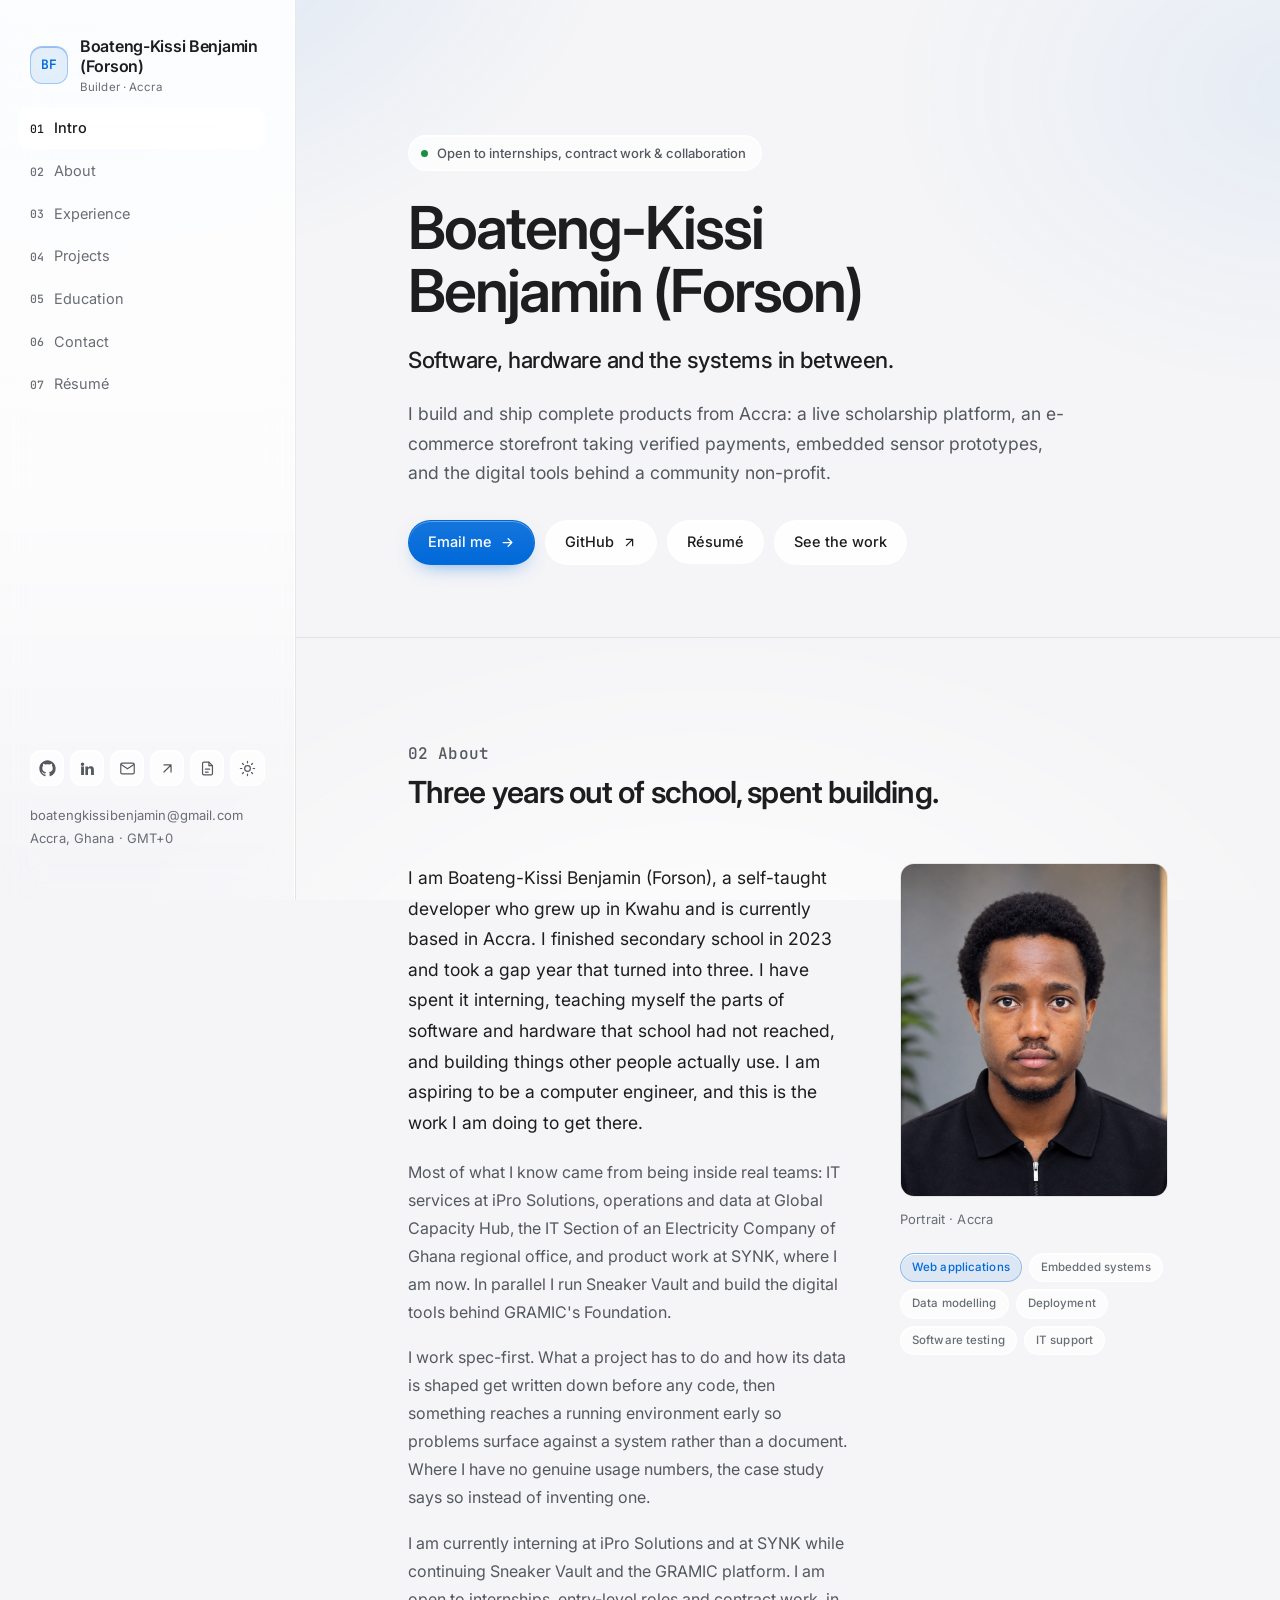
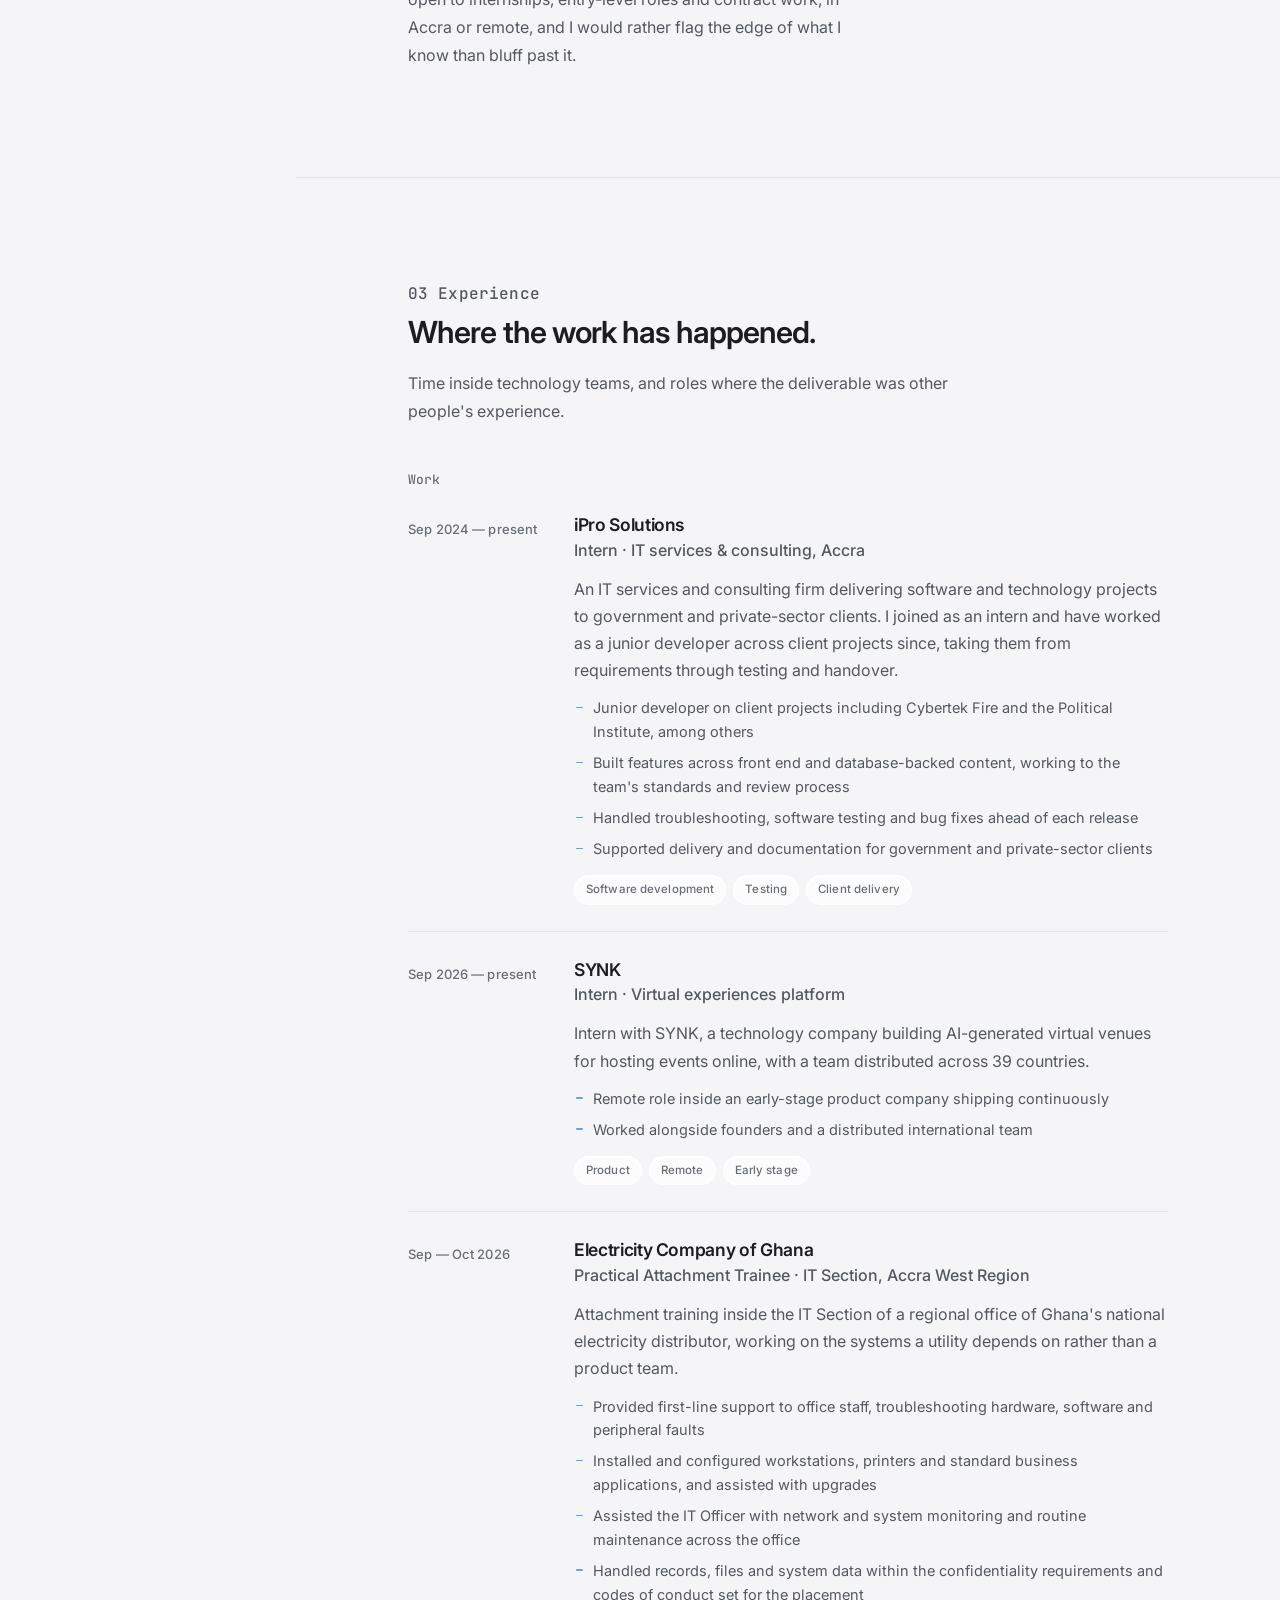
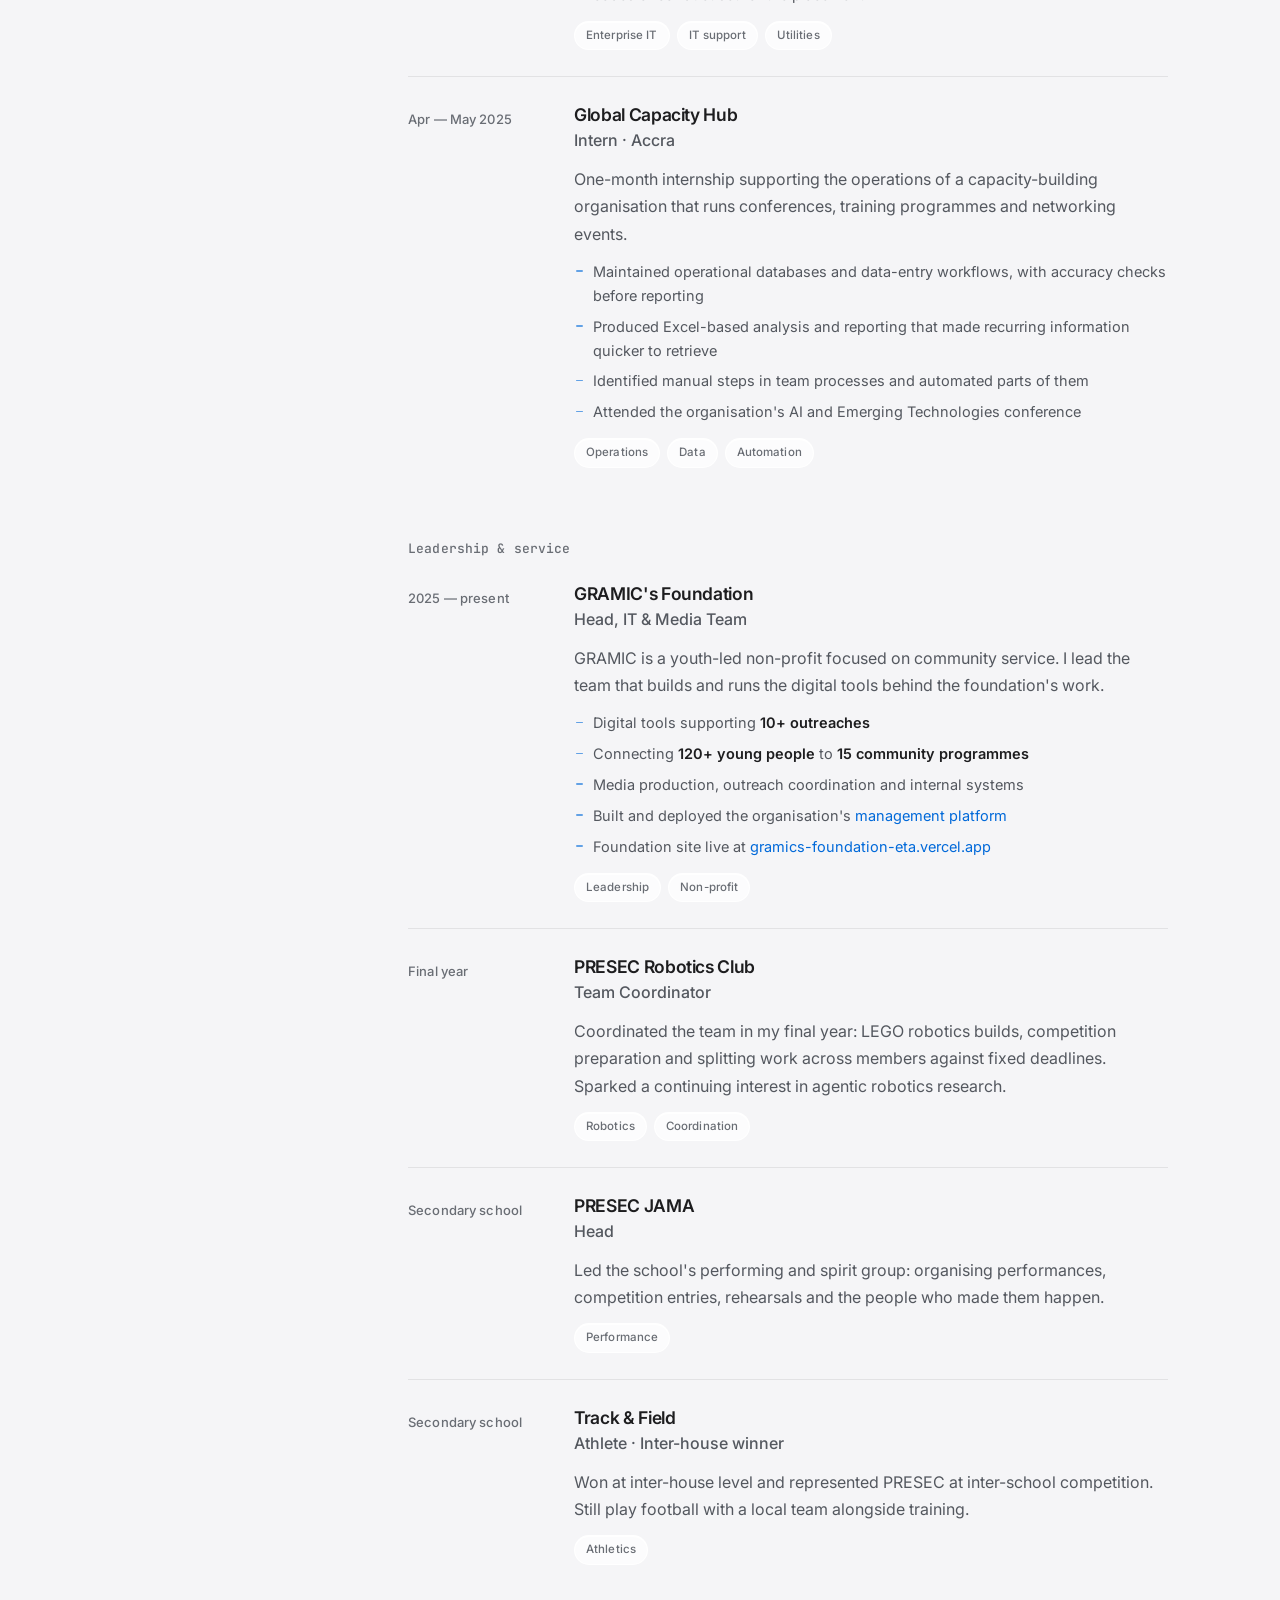
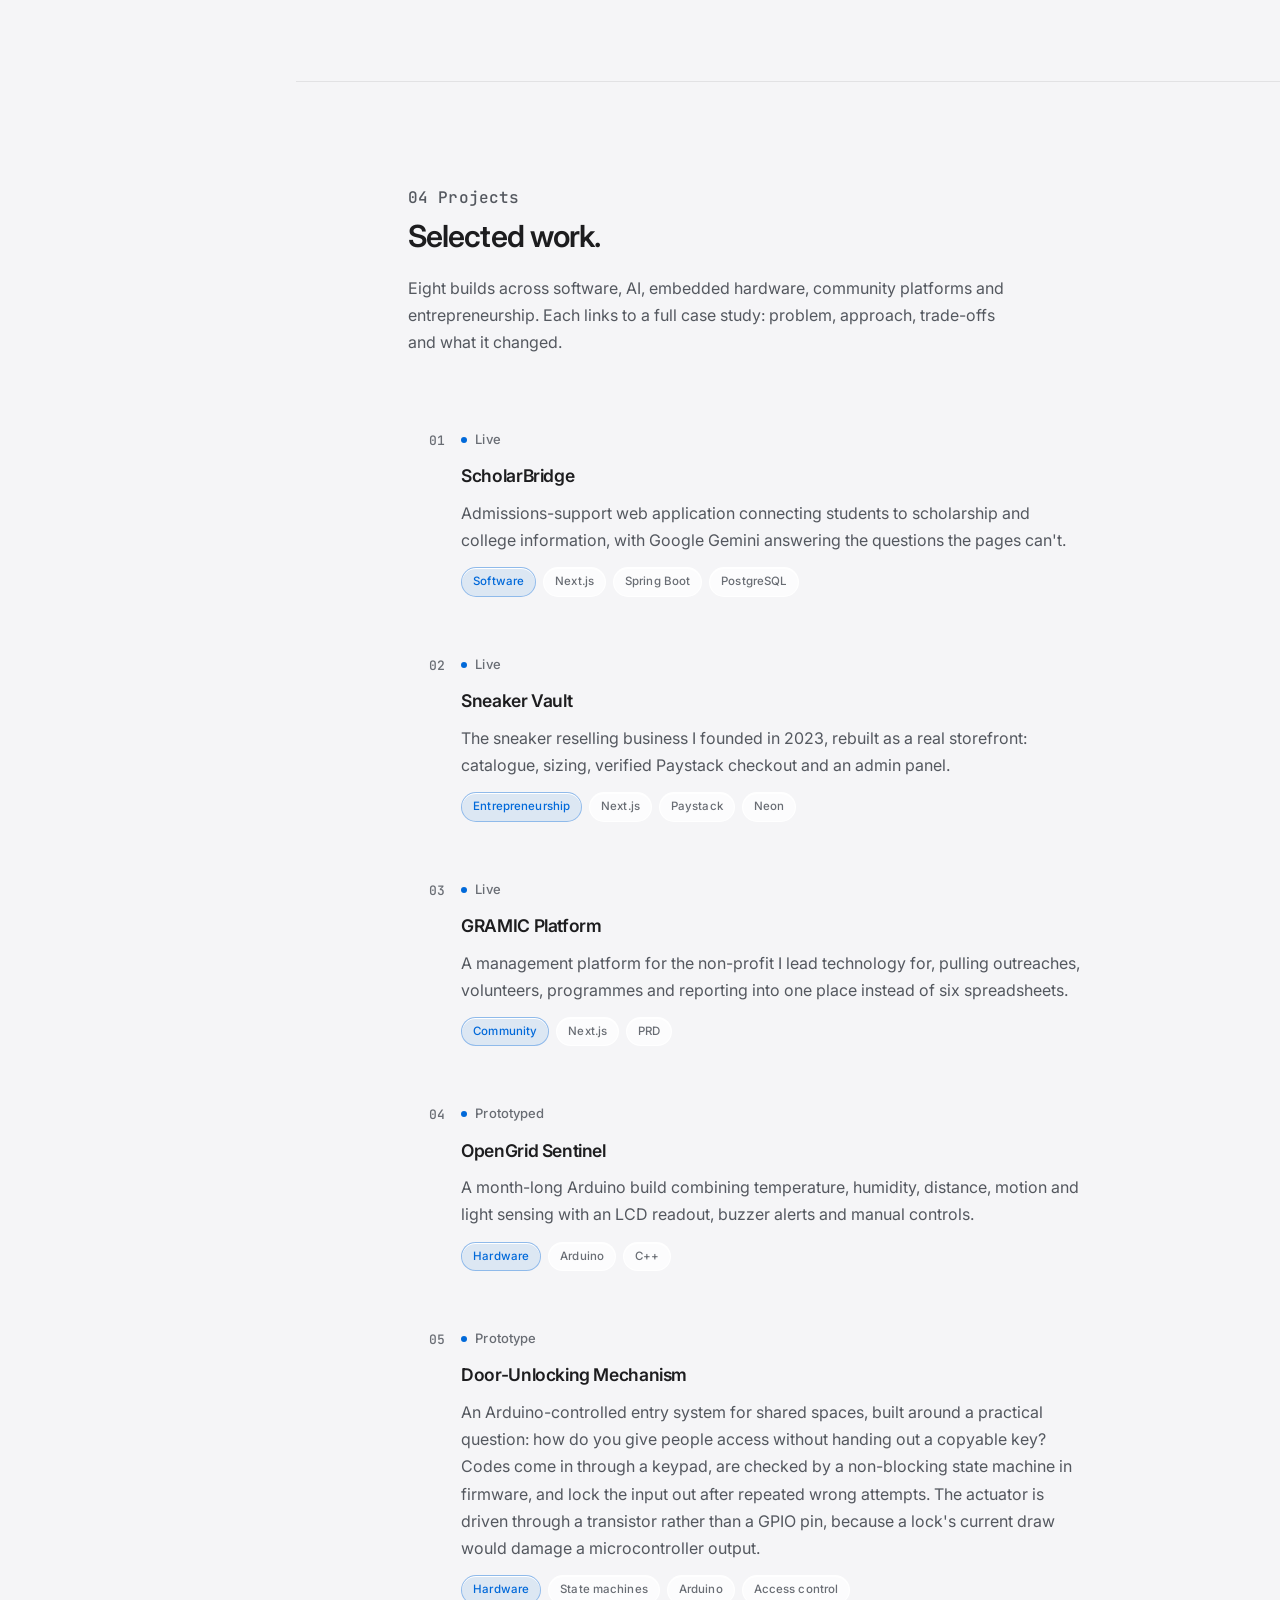
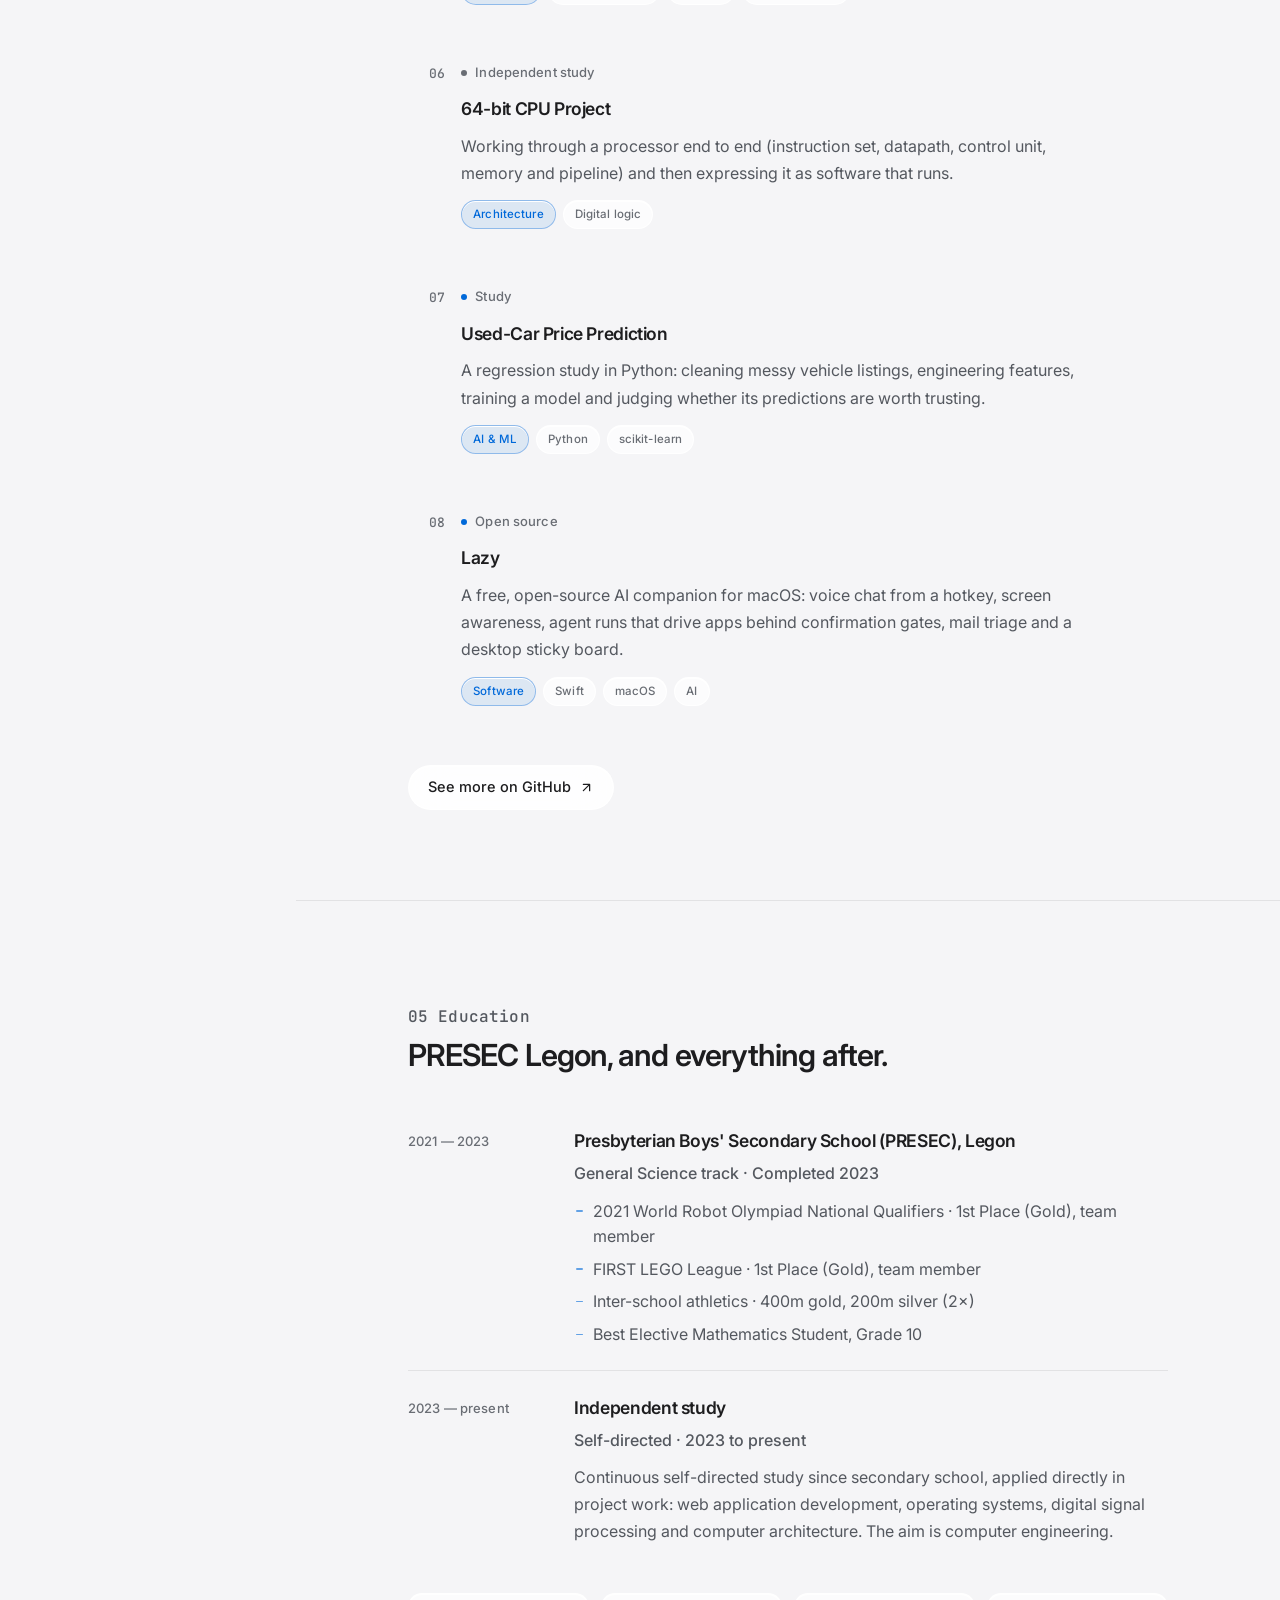
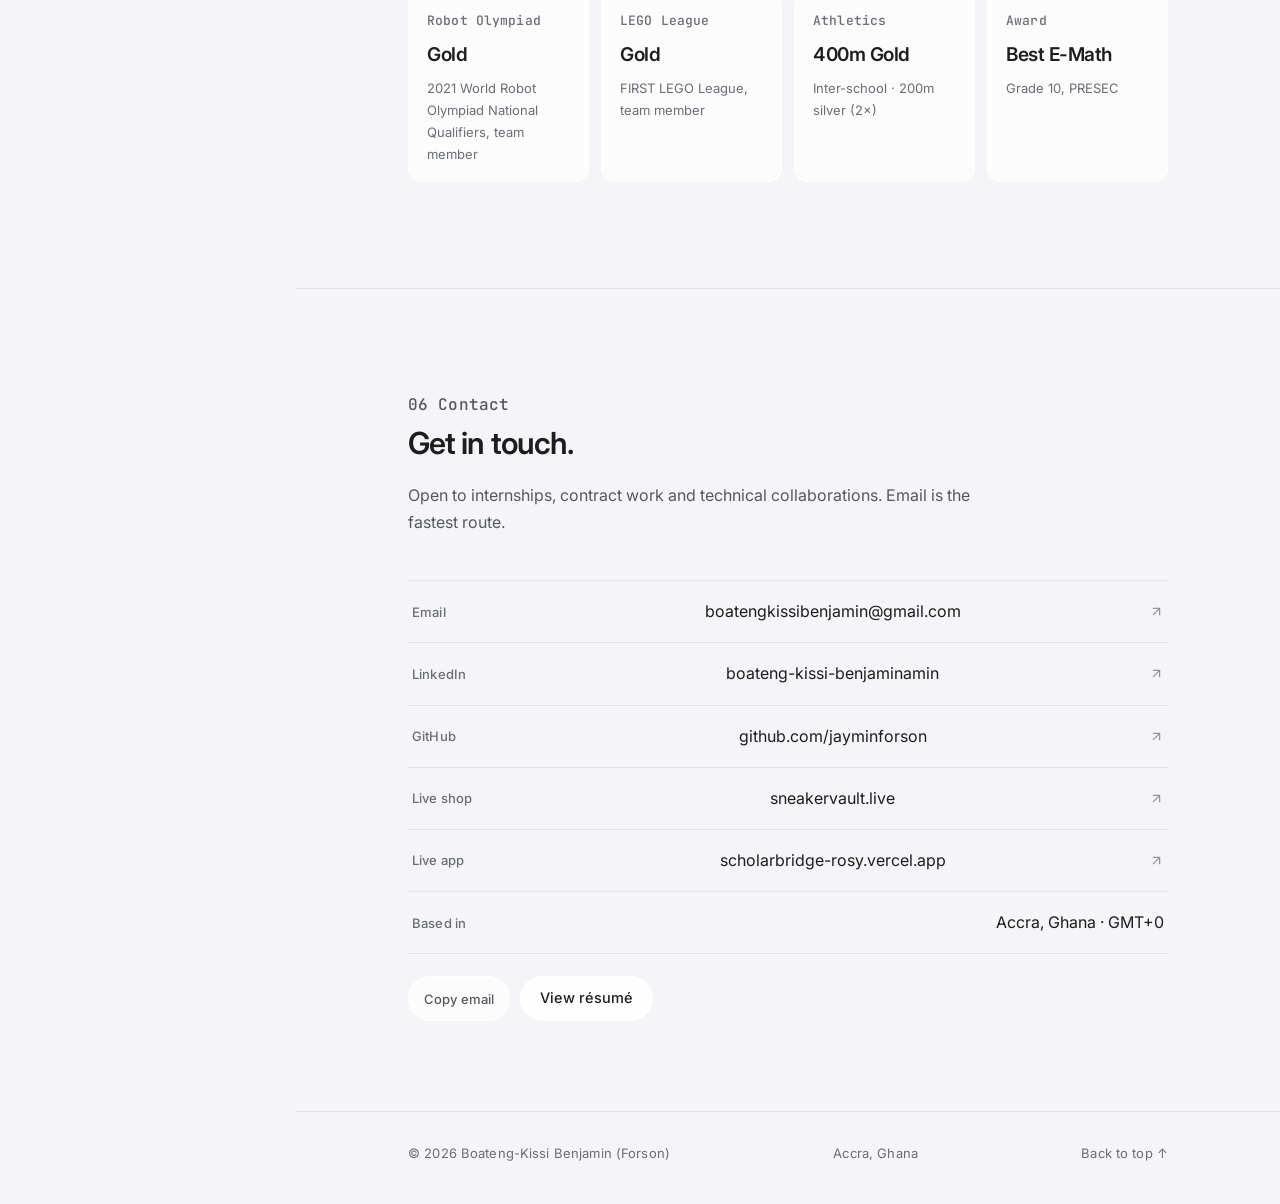
<file: index.html>
<!DOCTYPE html>
<html lang="en" data-theme="light">
<head>
<meta charset="utf-8">
<meta name="viewport" content="width=device-width, initial-scale=1">
<title>Boateng-Kissi Benjamin (Forson) — Software &amp; hardware builder</title>
<meta name="description" content="Portfolio of Boateng-Kissi Benjamin (Forson), a builder in Accra, Ghana working across web platforms, embedded hardware and community infrastructure. Projects, experience and résumé.">
<meta name="theme-color" content="#f5f5f7">
<link rel="icon" href="assets/favicon.svg" type="image/svg+xml">
<meta property="og:type" content="profile">
<meta property="og:title" content="Boateng-Kissi Benjamin (Forson) — Software &amp; hardware builder">
<meta property="og:description" content="Web platforms, embedded hardware and community infrastructure. Built end to end from Accra, Ghana.">
<meta property="og:image" content="https://jayminforson.github.io/portfolio/assets/img/og-cover.png">
<meta name="twitter:card" content="summary_large_image">
<meta name="twitter:title" content="Boateng-Kissi Benjamin (Forson) — Software &amp; hardware builder">
<meta name="twitter:image" content="https://jayminforson.github.io/portfolio/assets/img/og-cover.png">
<link rel="preconnect" href="https://fonts.googleapis.com">
<link rel="preconnect" href="https://fonts.gstatic.com" crossorigin>
<link href="https://fonts.googleapis.com/css2?family=Inter:wght@400;500;600&family=JetBrains+Mono:wght@400;500&display=swap" rel="stylesheet">
<link rel="stylesheet" href="assets/css/styles.css">
<script type="application/ld+json">
{
  "@context": "https://schema.org",
  "@type": "Person",
  "name": "Boateng-Kissi Benjamin (Forson)",
  "alternateName": "Jaymin Forson",
  "jobTitle": "Software and hardware builder",
  "email": "mailto:boatengkissibenjamin@gmail.com",
  "address": {"@type": "PostalAddress", "addressLocality": "Accra", "addressCountry": "GH"},
  "url": "https://github.com/jayminforson",
  "sameAs": ["https://github.com/jayminforson", "https://www.linkedin.com/in/boateng-kissi-benjaminamin", "https://www.sneakervault.live", "https://scholarbridge-rosy.vercel.app"],
  "knowsAbout": ["Web development", "Embedded systems", "Machine learning", "Computer architecture", "Product engineering"]
}
</script>
</head>
<body>
<a class="skip-link" href="#intro">Skip to content</a>

<!-- ===== mobile bar ===== -->
<header class="topbar">
  <a class="brandmark" href="index.html">
    <span class="mono-badge" aria-hidden="true">BF</span>
    <span class="brandtext">B. Forson<span>Builder</span></span>
  </a>
  <div class="topbar-actions">
    <button class="iconbtn" data-theme-toggle type="button" aria-label="Switch to dark theme">
      <svg class="moon" viewBox="0 0 24 24" fill="none" stroke="currentColor" stroke-width="1.7" stroke-linecap="round" stroke-linejoin="round" aria-hidden="true"><path d="M21 12.79A9 9 0 1 1 11.21 3 7 7 0 0 0 21 12.79z"/></svg>
      <svg class="sun" viewBox="0 0 24 24" fill="none" stroke="currentColor" stroke-width="1.7" stroke-linecap="round" stroke-linejoin="round" aria-hidden="true"><circle cx="12" cy="12" r="4"/><path d="M12 2v2M12 20v2M4.9 4.9l1.4 1.4M17.7 17.7l1.4 1.4M2 12h2M20 12h2M4.9 19.1l1.4-1.4M17.7 6.3l1.4-1.4"/></svg>
    </button>
    <button class="iconbtn" id="menuBtn" type="button" aria-label="Open menu" aria-expanded="false" aria-controls="mobileNav">
      <svg viewBox="0 0 24 24" fill="none" stroke="currentColor" stroke-width="1.8" stroke-linecap="round" aria-hidden="true"><path d="M4 7h16M4 12h16M4 17h16"/></svg>
    </button>
  </div>
</header>

<nav id="mobileNav" aria-label="Primary">
  <div class="nav">
    <a href="#intro"><i>01</i> Intro</a>
    <a href="#about"><i>02</i> About</a>
    <a href="#experience"><i>03</i> Experience</a>
    <a href="#projects"><i>04</i> Projects</a>
    <a href="#education"><i>05</i> Education</a>
    <a href="#contact"><i>06</i> Contact</a>
    <a href="resume.html"><i>07</i> Résumé</a>
  </div>
</nav>

<!-- ===== sidebar ===== -->
<aside class="sidebar">
  <div>
    <div class="brandmark">
      <span class="mono-badge" aria-hidden="true">BF</span>
      <span class="brandtext">Boateng-Kissi Benjamin (Forson)<span>Builder · Accra</span></span>
    </div>
    <nav class="nav" aria-label="Sections">
      <a href="#intro"><i>01</i> Intro</a>
      <a href="#about"><i>02</i> About</a>
      <a href="#experience"><i>03</i> Experience</a>
      <a href="#projects"><i>04</i> Projects</a>
      <a href="#education"><i>05</i> Education</a>
      <a href="#contact"><i>06</i> Contact</a>
      <a href="resume.html"><i>07</i> Résumé</a>
    </nav>
  </div>

  <div class="sidefoot">
    <div class="socials">
      <a class="iconbtn" href="https://github.com/jayminforson" target="_blank" rel="noopener" aria-label="GitHub">
        <svg viewBox="0 0 24 24" fill="currentColor" aria-hidden="true"><path d="M12 .5C5.73.5.5 5.73.5 12.02c0 5.1 3.29 9.42 7.86 10.95.58.11.79-.25.79-.56v-2c-3.2.7-3.87-1.54-3.87-1.54-.53-1.34-1.29-1.7-1.29-1.7-1.05-.72.08-.7.08-.7 1.16.08 1.77 1.2 1.77 1.2 1.03 1.77 2.7 1.26 3.36.96.1-.75.4-1.26.73-1.55-2.55-.29-5.24-1.28-5.24-5.7 0-1.26.45-2.29 1.19-3.1-.12-.29-.52-1.46.11-3.05 0 0 .97-.31 3.18 1.18a11 11 0 0 1 5.8 0c2.2-1.49 3.17-1.18 3.17-1.18.63 1.59.23 2.76.12 3.05.74.81 1.18 1.84 1.18 3.1 0 4.43-2.69 5.4-5.25 5.69.41.36.78 1.06.78 2.14v3.17c0 .31.21.68.8.56A11.53 11.53 0 0 0 23.5 12.02C23.5 5.73 18.27.5 12 .5z"/></svg>
      </a>
      <a class="iconbtn" href="https://www.linkedin.com/in/boateng-kissi-benjaminamin" target="_blank" rel="noopener" aria-label="LinkedIn">
        <svg viewBox="0 0 24 24" fill="currentColor" aria-hidden="true"><path d="M4.98 3.5a2.5 2.5 0 1 1 0 5 2.5 2.5 0 0 1 0-5zM3 9h4v12H3zM9 9h3.8v1.7h.05c.53-.95 1.83-1.95 3.77-1.95C20.4 8.75 21 11.1 21 14.2V21h-4v-6c0-1.43-.03-3.27-2-3.27-2 0-2.3 1.56-2.3 3.17V21H9z"/></svg>
      </a>
      <a class="iconbtn" href="mailto:boatengkissibenjamin@gmail.com" aria-label="Email">
        <svg viewBox="0 0 24 24" fill="none" stroke="currentColor" stroke-width="1.7" stroke-linecap="round" stroke-linejoin="round" aria-hidden="true"><rect x="2.5" y="4.5" width="19" height="15" rx="2"/><path d="m3 6.5 9 6 9-6"/></svg>
      </a>
      <a class="iconbtn" href="https://www.sneakervault.live" target="_blank" rel="noopener" aria-label="Sneaker Vault, live shop">
        <svg viewBox="0 0 24 24" fill="none" stroke="currentColor" stroke-width="1.7" stroke-linecap="round" stroke-linejoin="round" aria-hidden="true"><path d="M7 17 17 7M7 7h10v10"/></svg>
      </a>
      <a class="iconbtn" href="resume.html" aria-label="Résumé">
        <svg viewBox="0 0 24 24" fill="none" stroke="currentColor" stroke-width="1.7" stroke-linecap="round" stroke-linejoin="round" aria-hidden="true"><path d="M14 3H7a2 2 0 0 0-2 2v14a2 2 0 0 0 2 2h10a2 2 0 0 0 2-2V8z"/><path d="M14 3v5h5M9 13h6M9 17h4"/></svg>
      </a>
      <button class="iconbtn" data-theme-toggle type="button" aria-label="Switch to dark theme">
        <svg class="moon" viewBox="0 0 24 24" fill="none" stroke="currentColor" stroke-width="1.7" stroke-linecap="round" stroke-linejoin="round" aria-hidden="true"><path d="M21 12.79A9 9 0 1 1 11.21 3 7 7 0 0 0 21 12.79z"/></svg>
        <svg class="sun" viewBox="0 0 24 24" fill="none" stroke="currentColor" stroke-width="1.7" stroke-linecap="round" stroke-linejoin="round" aria-hidden="true"><circle cx="12" cy="12" r="4"/><path d="M12 2v2M12 20v2M4.9 4.9l1.4 1.4M17.7 17.7l1.4 1.4M2 12h2M20 12h2M4.9 19.1l1.4-1.4M17.7 6.3l1.4-1.4"/></svg>
      </button>
    </div>
    <p class="sideline">boatengkissibenjamin@gmail.com<br>Accra, Ghana · GMT+0</p>
  </div>
</aside>

<!-- ===== content ===== -->
<div class="shell">
<main class="main" id="main">

  <!-- Intro -->
  <section class="hero" id="intro">
    <div class="wrap">
      <span class="pill"><span class="dot" aria-hidden="true"></span> Open to internships, contract work &amp; collaboration</span>
      <h1 class="hero-name">Boateng-Kissi Benjamin (Forson)</h1>
      <p class="hero-role">Software, hardware and the systems in between.</p>
      <p class="hero-hook">
        I build and ship complete products from Accra: a live scholarship platform, an
        e-commerce storefront taking verified payments, embedded sensor prototypes, and the
        digital tools behind a community non-profit.
      </p>
      <div class="hero-links">
        <a class="btn btn--solid" href="mailto:boatengkissibenjamin@gmail.com">
          Email me
          <svg viewBox="0 0 24 24" fill="none" stroke="currentColor" stroke-width="2" stroke-linecap="round" stroke-linejoin="round" aria-hidden="true"><path d="M5 12h14M13 6l6 6-6 6"/></svg>
        </a>
        <a class="btn" href="https://github.com/jayminforson" target="_blank" rel="noopener">
          GitHub
          <svg viewBox="0 0 24 24" fill="none" stroke="currentColor" stroke-width="2" stroke-linecap="round" stroke-linejoin="round" aria-hidden="true"><path d="M7 17 17 7M7 7h10v10"/></svg>
        </a>
        <a class="btn" href="resume.html">Résumé</a>
        <a class="btn" href="#projects">See the work</a>
      </div>
    </div>
  </section>

  <!-- About -->
  <section class="section" id="about">
    <div class="wrap">
      <div class="section-head reveal">
        <p class="sec-label"><b>02</b> About</p>
        <h2>Three years out of school, spent building.</h2>
      </div>

      <div class="split split--media">
        <div class="prose reveal">
          <p>
            I am Boateng-Kissi Benjamin (Forson), a self-taught developer who grew up in
            Kwahu and is currently based in Accra. I finished secondary school in 2023 and
            took a gap year that turned into three. I have spent it interning, teaching
            myself the parts of software and hardware that school had not reached, and
            building things other people actually use. I am aspiring to be a computer
            engineer, and this is the work I am doing to get there.
          </p>
          <p>
            Most of what I know came from being inside real teams: IT services at iPro
            Solutions, operations and data at Global Capacity Hub, the IT Section of an
            Electricity Company of Ghana regional office, and product work at SYNK, where I
            am now. In parallel I run Sneaker Vault and build the digital tools behind
            GRAMIC's Foundation.
          </p>
          <p>
            I work spec-first. What a project has to do and how its data is shaped get
            written down before any code, then something reaches a running environment
            early so problems surface against a system rather than a document. Where I have
            no genuine usage numbers, the case study says so instead of inventing one.
          </p>
          <p>
            I am currently interning at iPro Solutions and at SYNK while continuing Sneaker
            Vault and the GRAMIC platform. I am open to internships, entry-level roles and
            contract work, in Accra or remote, and I would rather flag the edge of what I
            know than bluff past it.
          </p>
        </div>

        <div class="reveal">
          <figure class="frame">
            <img src="assets/img/portrait.jpg" width="900" height="1125" alt="Boateng-Kissi Benjamin (Forson)" loading="lazy" decoding="async">
            <figcaption>Portrait &middot; Accra</figcaption>
          </figure>
          <div class="tags" style="margin-top:22px">
            <span class="tag tag--accent">Web applications</span>
            <span class="tag">Embedded systems</span>
            <span class="tag">Data modelling</span>
            <span class="tag">Deployment</span>
            <span class="tag">Software testing</span>
            <span class="tag">IT support</span>
          </div>
        </div>
      </div>
    </div>
  </section>

  <!-- Experience -->
  <section class="section" id="experience">
    <div class="wrap">
      <div class="section-head reveal">
        <p class="sec-label"><b>03</b> Experience</p>
        <h2>Where the work has happened.</h2>
        <p>Time inside technology teams, and roles where the deliverable was other people's experience.</p>
      </div>

      <p class="sec-label reveal" style="margin-bottom:22px">Work</p>
      <div class="jobs reveal">

        <article class="job">
          <div class="job-when">Sep 2024 — present</div>
          <div>
            <h3>iPro Solutions</h3>
            <p class="job-role">Intern &middot; IT services &amp; consulting, Accra</p>
            <p>An IT services and consulting firm delivering software and technology projects to government and private-sector clients. I joined as an intern and have worked as a junior developer across client projects since, taking them from requirements through testing and handover.</p>
            <ul>
              <li>Junior developer on client projects including Cybertek Fire and the Political Institute, among others</li>
              <li>Built features across front end and database-backed content, working to the team's standards and review process</li>
              <li>Handled troubleshooting, software testing and bug fixes ahead of each release</li>
              <li>Supported delivery and documentation for government and private-sector clients</li>
            </ul>
            <div class="tags"><span class="tag">Software development</span><span class="tag">Testing</span><span class="tag">Client delivery</span></div>
          </div>
        </article>

        <article class="job">
          <div class="job-when">Sep 2026 — present</div>
          <div>
            <h3>SYNK</h3>
            <p class="job-role">Intern &middot; Virtual experiences platform</p>
            <p>Intern with SYNK, a technology company building AI-generated virtual venues for hosting events online, with a team distributed across 39 countries.</p>
            <ul>
              <li>Remote role inside an early-stage product company shipping continuously</li>
              <li>Worked alongside founders and a distributed international team</li>
            </ul>
            <div class="tags"><span class="tag">Product</span><span class="tag">Remote</span><span class="tag">Early stage</span></div>
          </div>
        </article>

        <article class="job">
          <div class="job-when">Sep — Oct 2026</div>
          <div>
            <h3>Electricity Company of Ghana</h3>
            <p class="job-role">Practical Attachment Trainee &middot; IT Section, Accra West Region</p>
            <p>Attachment training inside the IT Section of a regional office of Ghana's national electricity distributor, working on the systems a utility depends on rather than a product team.</p>
            <ul>
              <li>Provided first-line support to office staff, troubleshooting hardware, software and peripheral faults</li>
              <li>Installed and configured workstations, printers and standard business applications, and assisted with upgrades</li>
              <li>Assisted the IT Officer with network and system monitoring and routine maintenance across the office</li>
              <li>Handled records, files and system data within the confidentiality requirements and codes of conduct set for the placement</li>
            </ul>
            <div class="tags"><span class="tag">Enterprise IT</span><span class="tag">IT support</span><span class="tag">Utilities</span></div>
          </div>
        </article>

        <article class="job">
          <div class="job-when">Apr — May 2025</div>
          <div>
            <h3>Global Capacity Hub</h3>
            <p class="job-role">Intern &middot; Accra</p>
            <p>One-month internship supporting the operations of a capacity-building organisation that runs conferences, training programmes and networking events.</p>
            <ul>
              <li>Maintained operational databases and data-entry workflows, with accuracy checks before reporting</li>
              <li>Produced Excel-based analysis and reporting that made recurring information quicker to retrieve</li>
              <li>Identified manual steps in team processes and automated parts of them</li>
              <li>Attended the organisation's AI and Emerging Technologies conference</li>
            </ul>
            <div class="tags"><span class="tag">Operations</span><span class="tag">Data</span><span class="tag">Automation</span></div>
          </div>
        </article>

      </div>

      <p class="sec-label reveal" style="margin:44px 0 22px">Leadership &amp; service</p>
      <div class="jobs reveal">

        <article class="job">
          <div class="job-when">2025 — present</div>
          <div>
            <h3>GRAMIC's Foundation</h3>
            <p class="job-role">Head, IT &amp; Media Team</p>
            <p>GRAMIC is a youth-led non-profit focused on community service. I lead the team that builds and runs the digital tools behind the foundation's work.</p>
            <ul>
              <li>Digital tools supporting <strong>10+ outreaches</strong></li>
              <li>Connecting <strong>120+ young people</strong> to <strong>15 community programmes</strong></li>
              <li>Media production, outreach coordination and internal systems</li>
              <li>Built and deployed the organisation's <a class="accent" href="projects/gramic-platform.html">management platform</a></li>
              <li>Foundation site live at <a class="accent" href="https://gramics-foundation-eta.vercel.app" target="_blank" rel="noopener">gramics-foundation-eta.vercel.app</a></li>
            </ul>
            <div class="tags"><span class="tag">Leadership</span><span class="tag">Non-profit</span></div>
          </div>
        </article>

        <article class="job">
          <div class="job-when">Final year</div>
          <div>
            <h3>PRESEC Robotics Club</h3>
            <p class="job-role">Team Coordinator</p>
            <p>Coordinated the team in my final year: LEGO robotics builds, competition preparation and splitting work across members against fixed deadlines. Sparked a continuing interest in agentic robotics research.</p>
            <div class="tags"><span class="tag">Robotics</span><span class="tag">Coordination</span></div>
          </div>
        </article>

        <article class="job">
          <div class="job-when">Secondary school</div>
          <div>
            <h3>PRESEC JAMA</h3>
            <p class="job-role">Head</p>
            <p>Led the school's performing and spirit group: organising performances, competition entries, rehearsals and the people who made them happen.</p>
            <div class="tags"><span class="tag">Performance</span></div>
          </div>
        </article>

        <article class="job">
          <div class="job-when">Secondary school</div>
          <div>
            <h3>Track &amp; Field</h3>
            <p class="job-role">Athlete · Inter-house winner</p>
            <p>Won at inter-house level and represented PRESEC at inter-school competition. Still play football with a local team alongside training.</p>
            <div class="tags"><span class="tag">Athletics</span></div>
          </div>
        </article>

      </div>
    </div>
  </section>

  <!-- Projects -->
  <section class="section" id="projects">
    <div class="wrap">
      <div class="section-head reveal">
        <p class="sec-label"><b>04</b> Projects</p>
        <h2>Selected work.</h2>
        <p>Eight builds across software, AI, embedded hardware, community platforms and entrepreneurship. Each links to a full case study: problem, approach, trade-offs and what it changed.</p>
      </div>

      <div class="projects reveal">

        <article class="proj">
          <div class="proj-idx">01</div>
          <div>
            <span class="status">Live</span>
            <h3><a href="projects/scholarbridge.html">ScholarBridge</a></h3>
            <p>Admissions-support web application connecting students to scholarship and college information, with Google Gemini answering the questions the pages can't.</p>
            <div class="tags"><span class="tag tag--accent">Software</span><span class="tag">Next.js</span><span class="tag">Spring Boot</span><span class="tag">PostgreSQL</span></div>
          </div>
          <span class="proj-ext" aria-hidden="true"><svg viewBox="0 0 24 24" fill="none" stroke="currentColor" stroke-width="2" stroke-linecap="round" stroke-linejoin="round"><path d="M7 17 17 7M7 7h10v10"/></svg></span>
        </article>

        <article class="proj">
          <div class="proj-idx">02</div>
          <div>
            <span class="status">Live</span>
            <h3><a href="projects/sneakervault.html">Sneaker Vault</a></h3>
            <p>The sneaker reselling business I founded in 2023, rebuilt as a real storefront: catalogue, sizing, verified Paystack checkout and an admin panel.</p>
            <div class="tags"><span class="tag tag--accent">Entrepreneurship</span><span class="tag">Next.js</span><span class="tag">Paystack</span><span class="tag">Neon</span></div>
          </div>
          <span class="proj-ext" aria-hidden="true"><svg viewBox="0 0 24 24" fill="none" stroke="currentColor" stroke-width="2" stroke-linecap="round" stroke-linejoin="round"><path d="M7 17 17 7M7 7h10v10"/></svg></span>
        </article>

        <article class="proj">
          <div class="proj-idx">03</div>
          <div>
            <span class="status">Live</span>
            <h3><a href="projects/gramic-platform.html">GRAMIC Platform</a></h3>
            <p>A management platform for the non-profit I lead technology for, pulling outreaches, volunteers, programmes and reporting into one place instead of six spreadsheets.</p>
            <div class="tags"><span class="tag tag--accent">Community</span><span class="tag">Next.js</span><span class="tag">PRD</span></div>
          </div>
          <span class="proj-ext" aria-hidden="true"><svg viewBox="0 0 24 24" fill="none" stroke="currentColor" stroke-width="2" stroke-linecap="round" stroke-linejoin="round"><path d="M7 17 17 7M7 7h10v10"/></svg></span>
        </article>

        <article class="proj">
          <div class="proj-idx">04</div>
          <div>
            <span class="status">Prototyped</span>
            <h3><a href="projects/opengrid-sentinel.html">OpenGrid Sentinel</a></h3>
            <p>A month-long Arduino build combining temperature, humidity, distance, motion and light sensing with an LCD readout, buzzer alerts and manual controls.</p>
            <div class="tags"><span class="tag tag--accent">Hardware</span><span class="tag">Arduino</span><span class="tag">C++</span></div>
          </div>
          <span class="proj-ext" aria-hidden="true"><svg viewBox="0 0 24 24" fill="none" stroke="currentColor" stroke-width="2" stroke-linecap="round" stroke-linejoin="round"><path d="M7 17 17 7M7 7h10v10"/></svg></span>
        </article>

        <article class="proj">
          <div class="proj-idx">05</div>
          <div>
            <span class="status">Prototype</span>
            <h3><a href="projects/door-lock.html">Door-Unlocking Mechanism</a></h3>
            <p>An Arduino-controlled entry system for shared spaces, built around a practical question: how do you give people access without handing out a copyable key? Codes come in through a keypad, are checked by a non-blocking state machine in firmware, and lock the input out after repeated wrong attempts. The actuator is driven through a transistor rather than a GPIO pin, because a lock's current draw would damage a microcontroller output.</p>
            <div class="tags"><span class="tag tag--accent">Hardware</span><span class="tag">State machines</span><span class="tag">Arduino</span><span class="tag">Access control</span></div>
          </div>
          <span class="proj-ext" aria-hidden="true"><svg viewBox="0 0 24 24" fill="none" stroke="currentColor" stroke-width="2" stroke-linecap="round" stroke-linejoin="round"><path d="M7 17 17 7M7 7h10v10"/></svg></span>
        </article>

        <article class="proj">
          <div class="proj-idx">06</div>
          <div>
            <span class="status status--planned">Independent study</span>
            <h3><a href="projects/cpu-64bit.html">64-bit CPU Project</a></h3>
            <p>Working through a processor end to end (instruction set, datapath, control unit, memory and pipeline) and then expressing it as software that runs.</p>
            <div class="tags"><span class="tag tag--accent">Architecture</span><span class="tag">Digital logic</span></div>
          </div>
          <span class="proj-ext" aria-hidden="true"><svg viewBox="0 0 24 24" fill="none" stroke="currentColor" stroke-width="2" stroke-linecap="round" stroke-linejoin="round"><path d="M7 17 17 7M7 7h10v10"/></svg></span>
        </article>

        <article class="proj">
          <div class="proj-idx">07</div>
          <div>
            <span class="status">Study</span>
            <h3><a href="projects/used-car-price.html">Used-Car Price Prediction</a></h3>
            <p>A regression study in Python: cleaning messy vehicle listings, engineering features, training a model and judging whether its predictions are worth trusting.</p>
            <div class="tags"><span class="tag tag--accent">AI &amp; ML</span><span class="tag">Python</span><span class="tag">scikit-learn</span></div>
          </div>
          <span class="proj-ext" aria-hidden="true"><svg viewBox="0 0 24 24" fill="none" stroke="currentColor" stroke-width="2" stroke-linecap="round" stroke-linejoin="round"><path d="M7 17 17 7M7 7h10v10"/></svg></span>
        </article>

        <article class="proj">
          <div class="proj-idx">08</div>
          <div>
            <span class="status">Open source</span>
            <h3><a href="projects/lazy.html">Lazy</a></h3>
            <p>A free, open-source AI companion for macOS: voice chat from a hotkey, screen awareness, agent runs that drive apps behind confirmation gates, mail triage and a desktop sticky board.</p>
            <div class="tags"><span class="tag tag--accent">Software</span><span class="tag">Swift</span><span class="tag">macOS</span><span class="tag">AI</span></div>
          </div>
          <span class="proj-ext" aria-hidden="true"><svg viewBox="0 0 24 24" fill="none" stroke="currentColor" stroke-width="2" stroke-linecap="round" stroke-linejoin="round"><path d="M7 17 17 7M7 7h10v10"/></svg></span>
        </article>

      </div>

      <div class="sec-more reveal">
        <a class="btn" href="https://github.com/jayminforson" target="_blank" rel="noopener">
          See more on GitHub
          <svg viewBox="0 0 24 24" fill="none" stroke="currentColor" stroke-width="2" stroke-linecap="round" stroke-linejoin="round" aria-hidden="true"><path d="M7 17 17 7M7 7h10v10"/></svg>
        </a>
      </div>
    </div>
  </section>

  <!-- Education -->
  <section class="section" id="education">
    <div class="wrap">
      <div class="section-head reveal">
        <p class="sec-label"><b>05</b> Education</p>
        <h2>PRESEC Legon, and everything after.</h2>
      </div>

      <div class="edu-list reveal">
        <article class="edu">
          <div class="edu-when">2021 — 2023</div>
          <div>
            <h3>Presbyterian Boys' Secondary School (PRESEC), Legon</h3>
            <p class="job-role">General Science track · Completed 2023</p>
            <ul>
              <li>2021 World Robot Olympiad National Qualifiers &middot; 1st Place (Gold), team member</li>
              <li>FIRST LEGO League &middot; 1st Place (Gold), team member</li>
              <li>Inter-school athletics &middot; 400m gold, 200m silver (2&times;)</li>
              <li>Best Elective Mathematics Student, Grade 10</li>
            </ul>
          </div>
        </article>

        <article class="edu">
          <div class="edu-when">2023 — present</div>
          <div>
            <h3>Independent study</h3>
            <p class="job-role">Self-directed &middot; 2023 to present</p>
            <p>Continuous self-directed study since secondary school, applied directly in project work: web application development, operating systems, digital signal processing and computer architecture. The aim is computer engineering.</p>
          </div>
        </article>
      </div>

      <dl class="factgrid reveal">
        <div class="fact"><dt>Robot Olympiad</dt><dd>Gold<small>2021 World Robot Olympiad National Qualifiers, team member</small></dd></div>
        <div class="fact"><dt>LEGO League</dt><dd>Gold<small>FIRST LEGO League, team member</small></dd></div>
        <div class="fact"><dt>Athletics</dt><dd>400m Gold<small>Inter-school &middot; 200m silver (2&times;)</small></dd></div>
        <div class="fact"><dt>Award</dt><dd>Best E-Math<small>Grade 10, PRESEC</small></dd></div>
      </dl>
    </div>
  </section>

  <!-- Contact -->
  <section class="section" id="contact">
    <div class="wrap">
      <div class="section-head reveal">
        <p class="sec-label"><b>06</b> Contact</p>
        <h2>Get in touch.</h2>
        <p>Open to internships, contract work and technical collaborations. Email is the fastest route.</p>
      </div>

      <div class="reveal">
        <div class="chan">
          <a href="mailto:boatengkissibenjamin@gmail.com">
            <span class="chan-label">Email</span>
            <span class="chan-val">boatengkissibenjamin@gmail.com</span>
            <svg class="arrow" viewBox="0 0 24 24" fill="none" stroke="currentColor" stroke-width="2" stroke-linecap="round" stroke-linejoin="round" aria-hidden="true"><path d="M7 17 17 7M7 7h10v10"/></svg>
          </a>
          <a href="https://www.linkedin.com/in/boateng-kissi-benjaminamin" target="_blank" rel="noopener">
            <span class="chan-label">LinkedIn</span>
            <span class="chan-val">boateng-kissi-benjaminamin</span>
            <svg class="arrow" viewBox="0 0 24 24" fill="none" stroke="currentColor" stroke-width="2" stroke-linecap="round" stroke-linejoin="round" aria-hidden="true"><path d="M7 17 17 7M7 7h10v10"/></svg>
          </a>
          <a href="https://github.com/jayminforson" target="_blank" rel="noopener">
            <span class="chan-label">GitHub</span>
            <span class="chan-val">github.com/jayminforson</span>
            <svg class="arrow" viewBox="0 0 24 24" fill="none" stroke="currentColor" stroke-width="2" stroke-linecap="round" stroke-linejoin="round" aria-hidden="true"><path d="M7 17 17 7M7 7h10v10"/></svg>
          </a>
          <a href="https://www.sneakervault.live" target="_blank" rel="noopener">
            <span class="chan-label">Live shop</span>
            <span class="chan-val">sneakervault.live</span>
            <svg class="arrow" viewBox="0 0 24 24" fill="none" stroke="currentColor" stroke-width="2" stroke-linecap="round" stroke-linejoin="round" aria-hidden="true"><path d="M7 17 17 7M7 7h10v10"/></svg>
          </a>
          <a href="https://scholarbridge-rosy.vercel.app" target="_blank" rel="noopener">
            <span class="chan-label">Live app</span>
            <span class="chan-val">scholarbridge-rosy.vercel.app</span>
            <svg class="arrow" viewBox="0 0 24 24" fill="none" stroke="currentColor" stroke-width="2" stroke-linecap="round" stroke-linejoin="round" aria-hidden="true"><path d="M7 17 17 7M7 7h10v10"/></svg>
          </a>
          <div>
            <span class="chan-label">Based in</span>
            <span class="chan-val">Accra, Ghana · GMT+0</span>
          </div>
        </div>

        <div style="display:flex;gap:10px;flex-wrap:wrap;margin-top:22px">
          <button class="copybtn" type="button" data-copy="boatengkissibenjamin@gmail.com">Copy email</button>
          <span class="sr-only" role="status" aria-live="polite" data-copy-status></span>
          <a class="btn" href="resume.html">View résumé</a>
        </div>
      </div>
    </div>
  </section>

</main>

  <footer class="site-footer no-print">
    <div class="wrap">
      <div class="footline">
        <span>&copy; <span data-year>2026</span> Boateng-Kissi Benjamin (Forson)</span>
        <span>Accra, Ghana</span>
        <a href="#intro">Back to top ↑</a>
      </div>
    </div>
  </footer>
</div>

<script src="assets/js/main.js" defer></script>
</body>
</html>
</file>
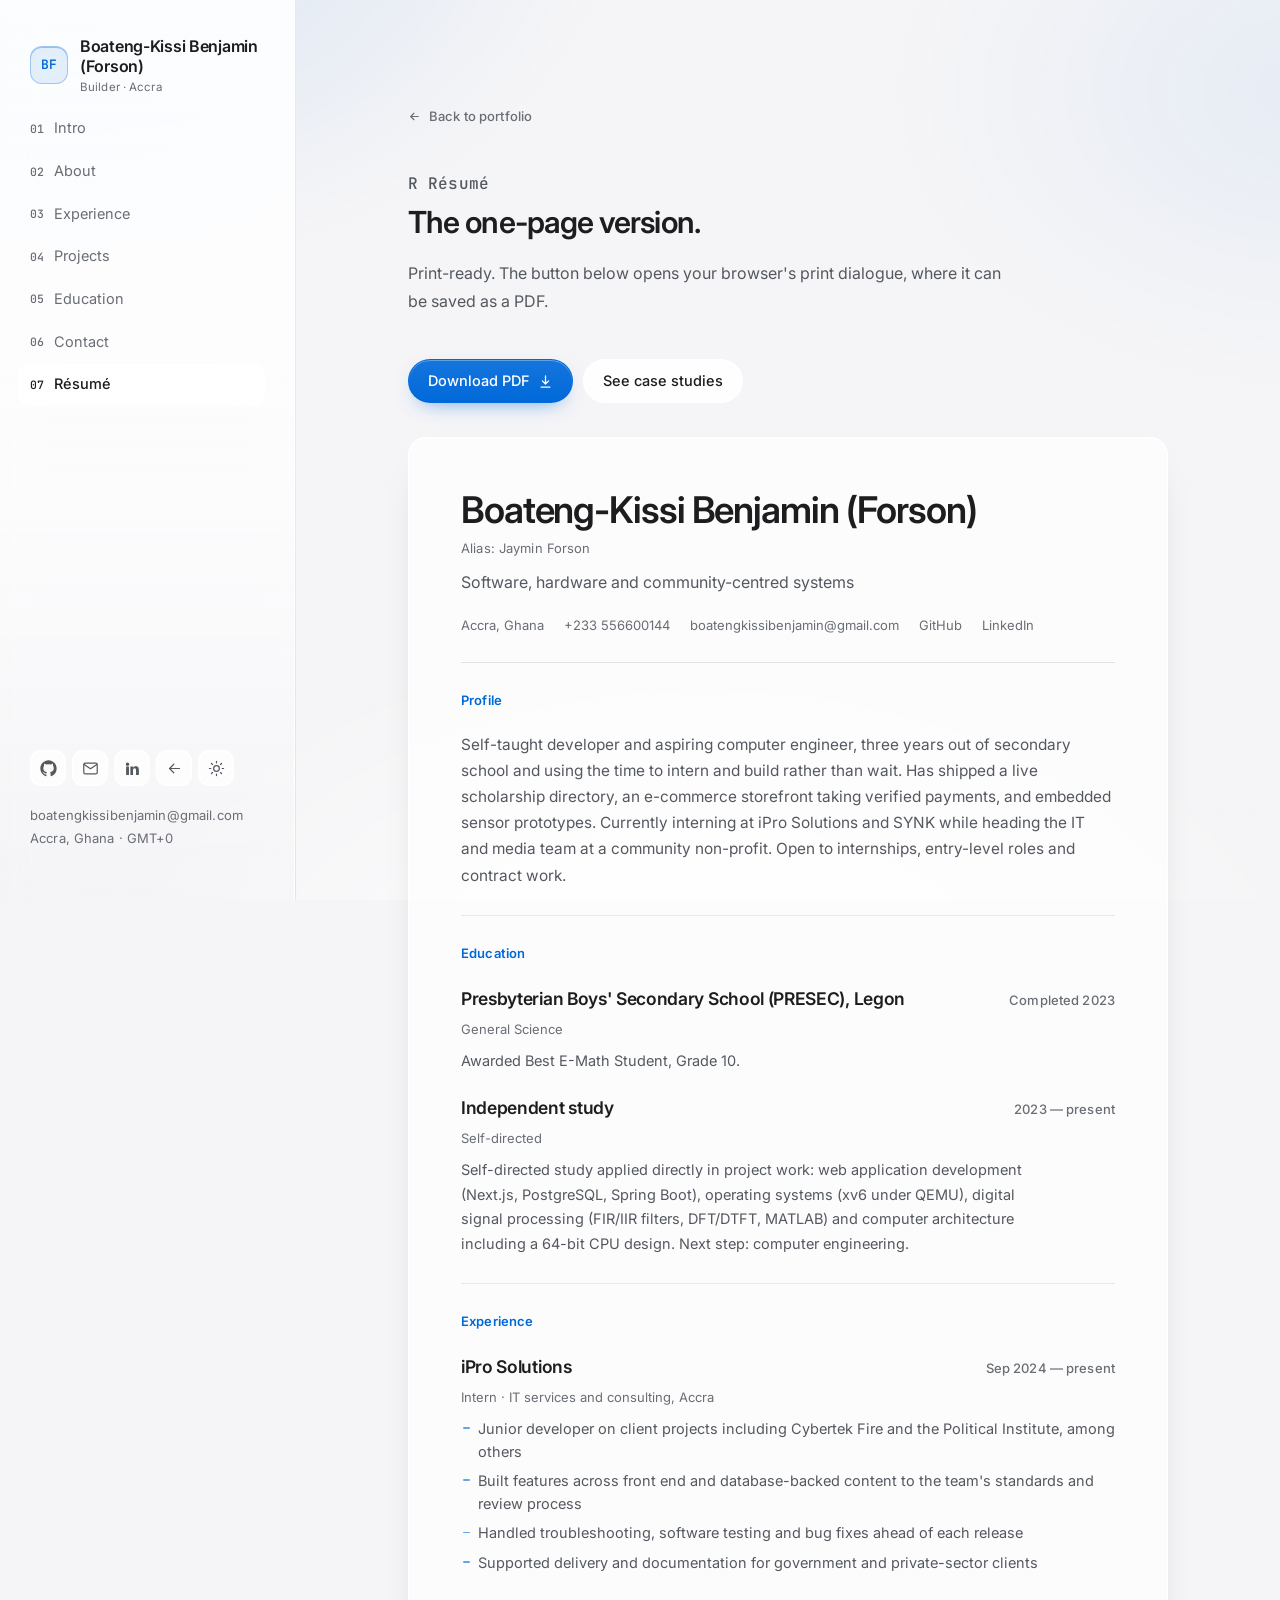
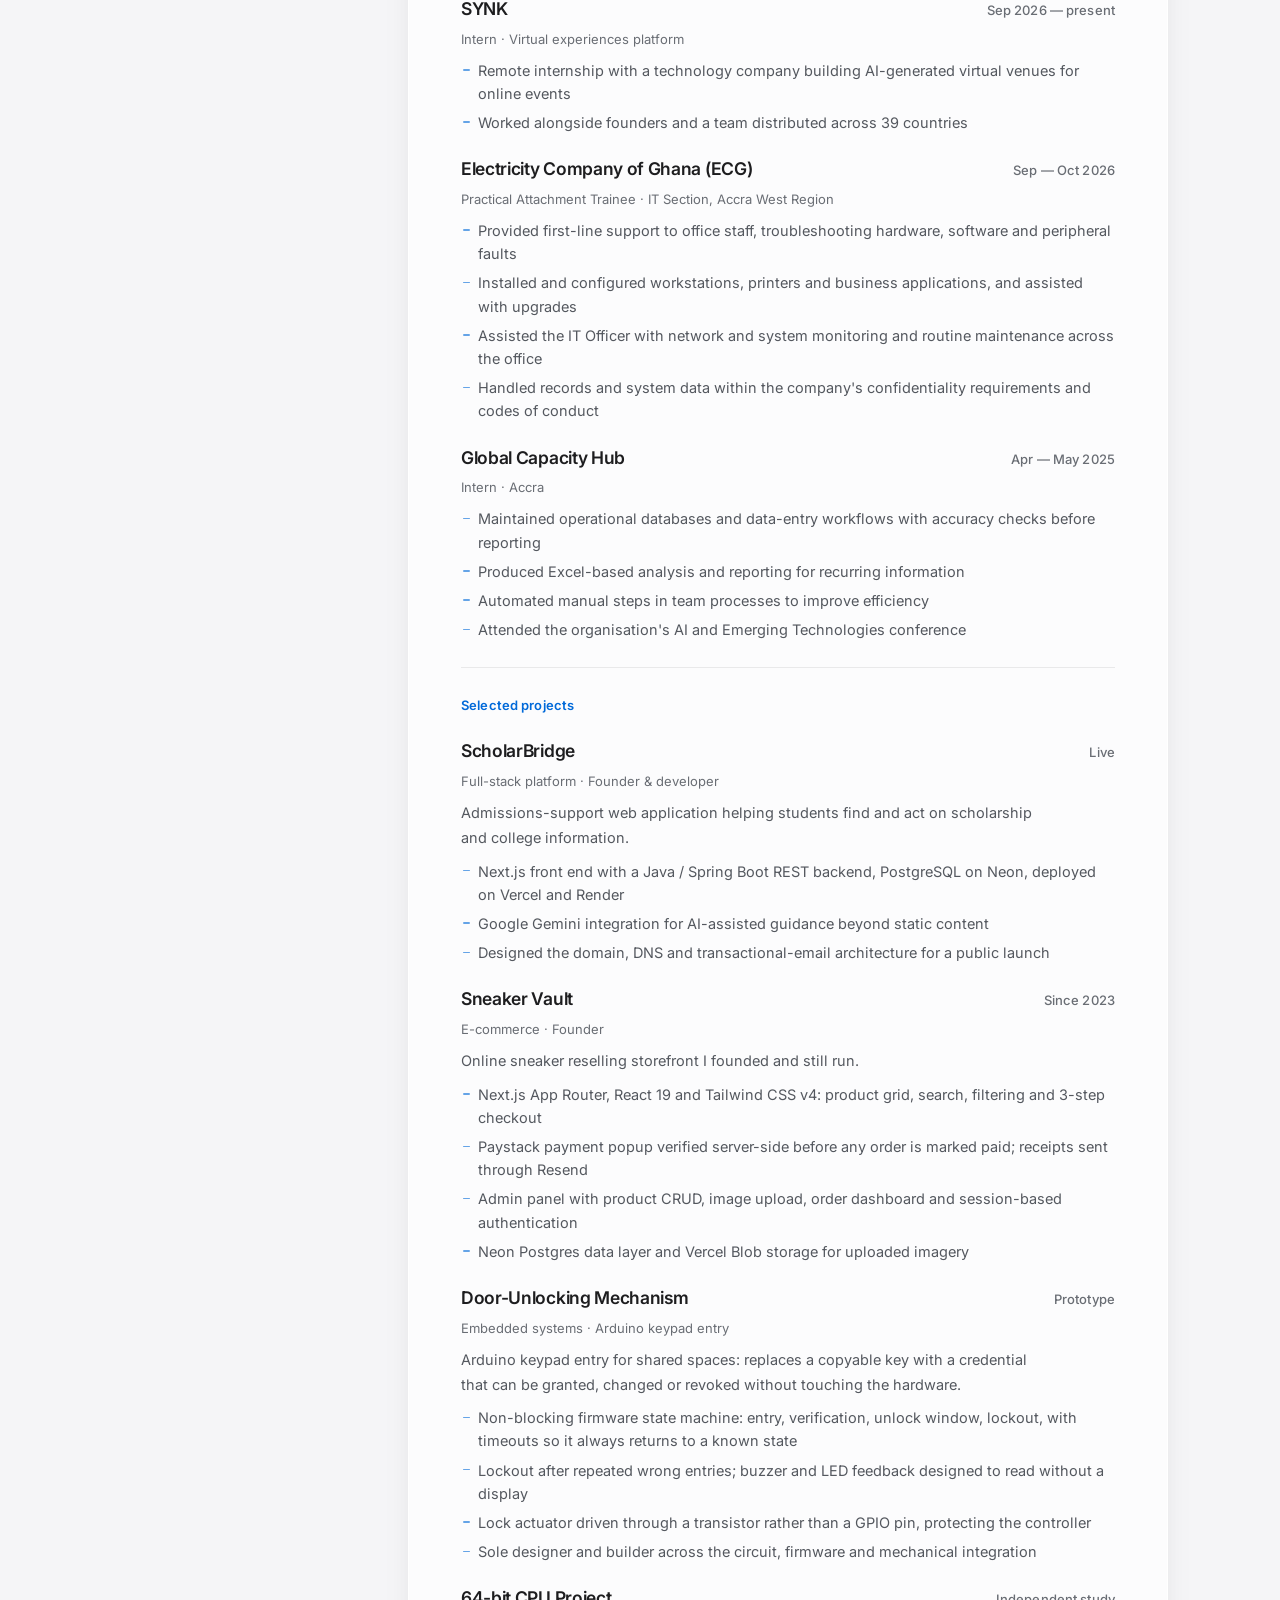
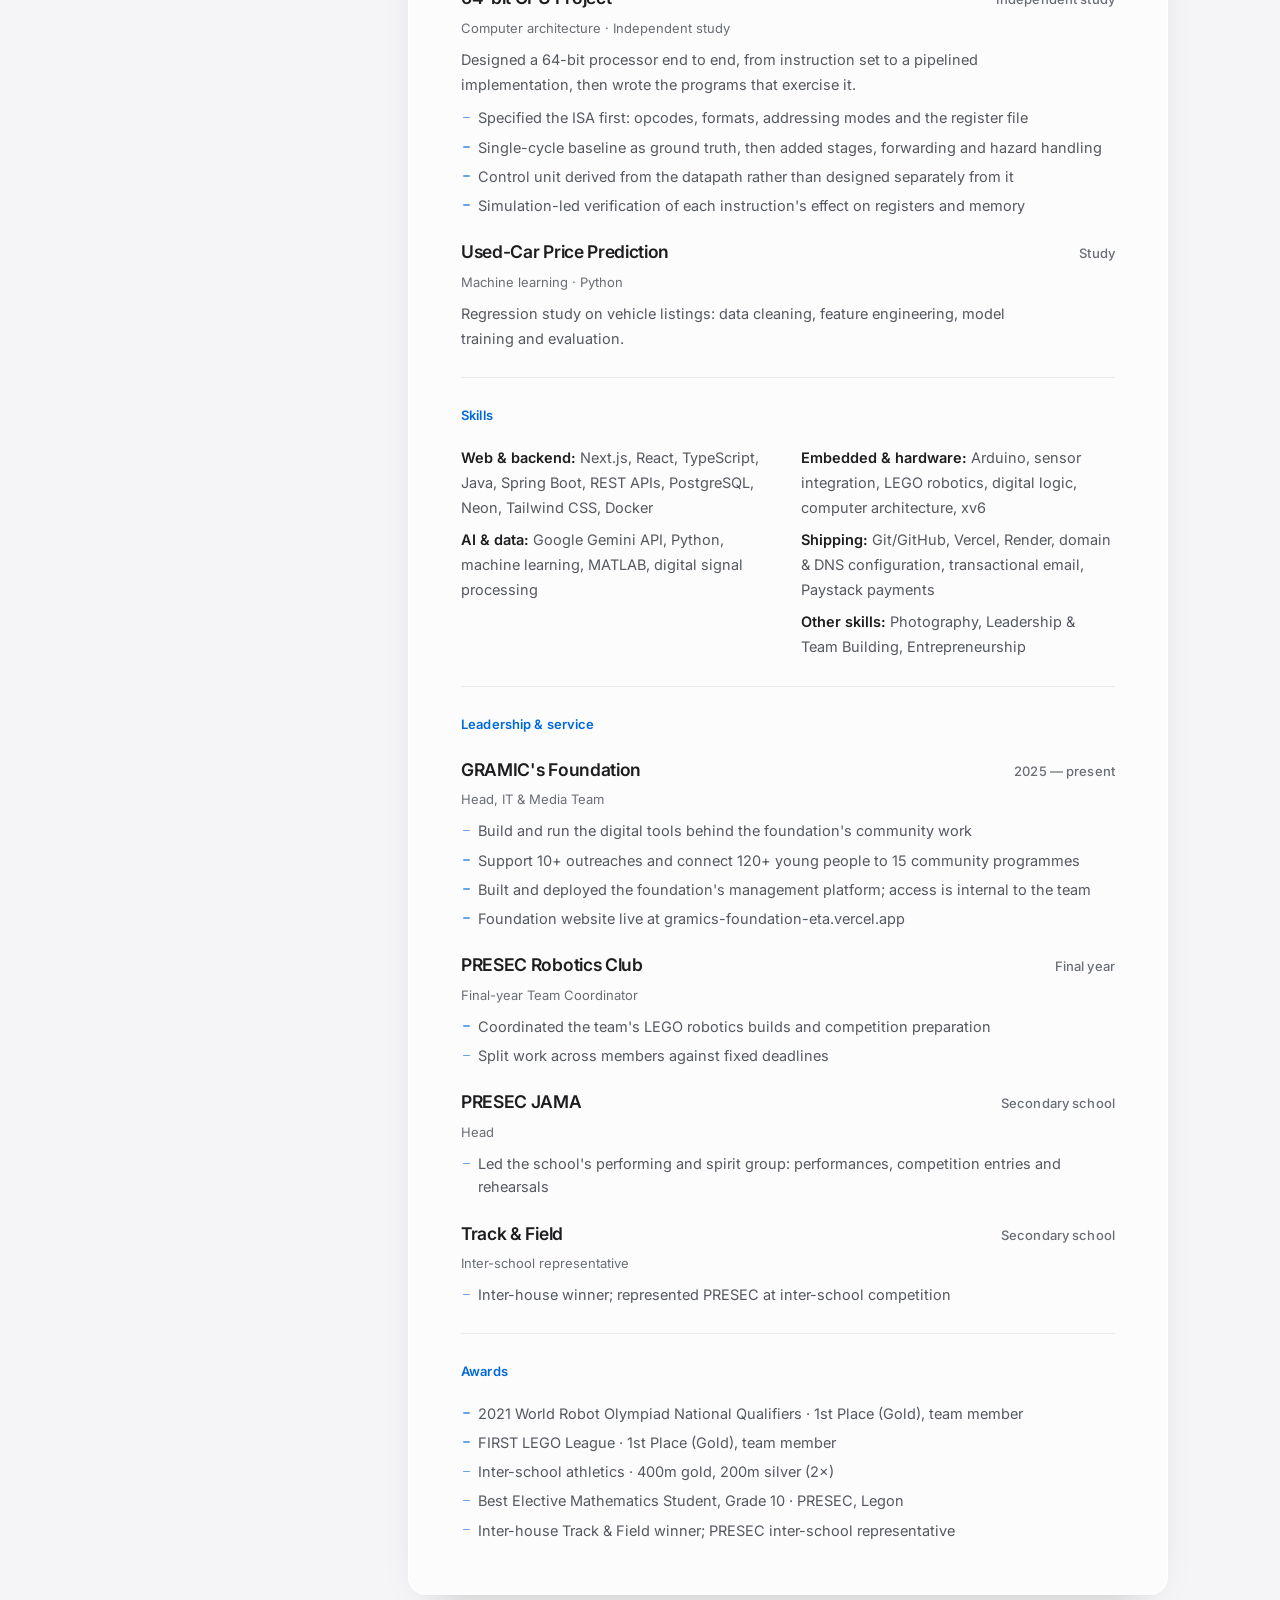
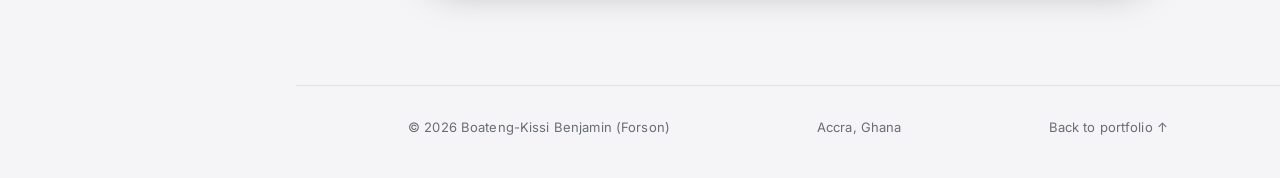
<file: resume.html>
<!DOCTYPE html>
<html lang="en" data-theme="light">
<head>
<meta charset="utf-8">
<meta name="viewport" content="width=device-width, initial-scale=1">
<title>Résumé — Boateng-Kissi Benjamin (Forson)</title>
<meta name="description" content="One-page résumé for Boateng-Kissi Benjamin (Forson): software platforms, embedded systems, community leadership and entrepreneurship.">
<meta name="theme-color" content="#f5f5f7">
<link rel="icon" href="assets/favicon.svg" type="image/svg+xml">
<meta property="og:type" content="website">
<meta property="og:title" content="Résumé — Boateng-Kissi Benjamin (Forson)">
<meta property="og:description" content="Software platforms, embedded systems, community leadership and entrepreneurship.">
<meta property="og:image" content="https://jayminforson.github.io/portfolio/assets/img/og-cover.png">
<meta name="twitter:card" content="summary_large_image">
<link rel="preconnect" href="https://fonts.googleapis.com">
<link rel="preconnect" href="https://fonts.gstatic.com" crossorigin>
<link href="https://fonts.googleapis.com/css2?family=Inter:wght@400;500;600&family=JetBrains+Mono:wght@400;500&display=swap" rel="stylesheet">
<link rel="stylesheet" href="assets/css/styles.css">
</head>
<body>
<a class="skip-link" href="#main">Skip to content</a>

<header class="topbar">
  <a class="brandmark" href="index.html">
    <span class="mono-badge" aria-hidden="true">BF</span>
    <span class="brandtext">B. Forson<span>Builder</span></span>
  </a>
  <div class="topbar-actions">
    <button class="iconbtn" data-theme-toggle type="button" aria-label="Switch to dark theme">
      <svg class="moon" viewBox="0 0 24 24" fill="none" stroke="currentColor" stroke-width="1.7" stroke-linecap="round" stroke-linejoin="round" aria-hidden="true"><path d="M21 12.79A9 9 0 1 1 11.21 3 7 7 0 0 0 21 12.79z"/></svg>
      <svg class="sun" viewBox="0 0 24 24" fill="none" stroke="currentColor" stroke-width="1.7" stroke-linecap="round" stroke-linejoin="round" aria-hidden="true"><circle cx="12" cy="12" r="4"/><path d="M12 2v2M12 20v2M4.9 4.9l1.4 1.4M17.7 17.7l1.4 1.4M2 12h2M20 12h2M4.9 19.1l1.4-1.4M17.7 6.3l1.4-1.4"/></svg>
    </button>
    <button class="iconbtn" id="menuBtn" type="button" aria-label="Open menu" aria-expanded="false" aria-controls="mobileNav">
      <svg viewBox="0 0 24 24" fill="none" stroke="currentColor" stroke-width="1.8" stroke-linecap="round" aria-hidden="true"><path d="M4 7h16M4 12h16M4 17h16"/></svg>
    </button>
  </div>
</header>

<nav id="mobileNav" aria-label="Primary">
  <div class="nav">
    <a href="index.html"><i>01</i> Intro</a>
    <a href="index.html#about"><i>02</i> About</a>
    <a href="index.html#experience"><i>03</i> Experience</a>
    <a href="index.html#projects"><i>04</i> Projects</a>
    <a href="index.html#education"><i>05</i> Education</a>
    <a href="index.html#contact"><i>06</i> Contact</a>
    <a href="resume.html"><i>07</i> Résumé</a>
  </div>
</nav>

<aside class="sidebar">
  <div>
    <div class="brandmark">
      <span class="mono-badge" aria-hidden="true">BF</span>
      <span class="brandtext">Boateng-Kissi Benjamin (Forson)<span>Builder · Accra</span></span>
    </div>
    <nav class="nav" aria-label="Sections">
      <a href="index.html#intro"><i>01</i> Intro</a>
      <a href="index.html#about"><i>02</i> About</a>
      <a href="index.html#experience"><i>03</i> Experience</a>
      <a href="index.html#projects"><i>04</i> Projects</a>
      <a href="index.html#education"><i>05</i> Education</a>
      <a href="index.html#contact"><i>06</i> Contact</a>
      <a href="resume.html" class="is-active"><i>07</i> Résumé</a>
    </nav>
  </div>

  <div class="sidefoot">
    <div class="socials">
      <a class="iconbtn" href="https://github.com/jayminforson" target="_blank" rel="noopener" aria-label="GitHub">
        <svg viewBox="0 0 24 24" fill="currentColor" aria-hidden="true"><path d="M12 .5C5.73.5.5 5.73.5 12.02c0 5.1 3.29 9.42 7.86 10.95.58.11.79-.25.79-.56v-2c-3.2.7-3.87-1.54-3.87-1.54-.53-1.34-1.29-1.7-1.29-1.7-1.05-.72.08-.7.08-.7 1.16.08 1.77 1.2 1.77 1.2 1.03 1.77 2.7 1.26 3.36.96.1-.75.4-1.26.73-1.55-2.55-.29-5.24-1.28-5.24-5.7 0-1.26.45-2.29 1.19-3.1-.12-.29-.52-1.46.11-3.05 0 0 .97-.31 3.18 1.18a11 11 0 0 1 5.8 0c2.2-1.49 3.17-1.18 3.17-1.18.63 1.59.23 2.76.12 3.05.74.81 1.18 1.84 1.18 3.1 0 4.43-2.69 5.4-5.25 5.69.41.36.78 1.06.78 2.14v3.17c0 .31.21.68.8.56A11.53 11.53 0 0 0 23.5 12.02C23.5 5.73 18.27.5 12 .5z"/></svg>
      </a>
      <a class="iconbtn" href="mailto:boatengkissibenjamin@gmail.com" aria-label="Email">
        <svg viewBox="0 0 24 24" fill="none" stroke="currentColor" stroke-width="1.7" stroke-linecap="round" stroke-linejoin="round" aria-hidden="true"><rect x="2.5" y="4.5" width="19" height="15" rx="2"/><path d="m3 6.5 9 6 9-6"/></svg>
      </a>
      <a class="iconbtn" href="https://www.linkedin.com/in/boateng-kissi-benjaminamin" target="_blank" rel="noopener" aria-label="LinkedIn">
        <svg viewBox="0 0 24 24" fill="currentColor" aria-hidden="true"><path d="M4.98 3.5a2.5 2.5 0 1 1 0 5 2.5 2.5 0 0 1 0-5zM3 9h4v12H3zM9 9h3.8v1.7h.05c.53-.95 1.83-1.95 3.77-1.95C20.4 8.75 21 11.1 21 14.2V21h-4v-6c0-1.43-.03-3.27-2-3.27-2 0-2.3 1.56-2.3 3.17V21H9z"/></svg>
      </a>
      <a class="iconbtn" href="index.html" aria-label="Back to portfolio">
        <svg viewBox="0 0 24 24" fill="none" stroke="currentColor" stroke-width="1.7" stroke-linecap="round" stroke-linejoin="round" aria-hidden="true"><path d="M19 12H5M11 18l-6-6 6-6"/></svg>
      </a>
      <button class="iconbtn" data-theme-toggle type="button" aria-label="Switch to dark theme">
        <svg class="moon" viewBox="0 0 24 24" fill="none" stroke="currentColor" stroke-width="1.7" stroke-linecap="round" stroke-linejoin="round" aria-hidden="true"><path d="M21 12.79A9 9 0 1 1 11.21 3 7 7 0 0 0 21 12.79z"/></svg>
        <svg class="sun" viewBox="0 0 24 24" fill="none" stroke="currentColor" stroke-width="1.7" stroke-linecap="round" stroke-linejoin="round" aria-hidden="true"><circle cx="12" cy="12" r="4"/><path d="M12 2v2M12 20v2M4.9 4.9l1.4 1.4M17.7 17.7l1.4 1.4M2 12h2M20 12h2M4.9 19.1l1.4-1.4M17.7 6.3l1.4-1.4"/></svg>
      </button>
    </div>
    <p class="sideline">boatengkissibenjamin@gmail.com<br>Accra, Ghana · GMT+0</p>
  </div>
</aside>

<div class="shell">
<main class="main" id="main">

  <section class="section cs-top">
    <div class="wrap">
      <a class="backlink no-print" href="index.html">
        <svg viewBox="0 0 24 24" fill="none" stroke="currentColor" stroke-width="2" stroke-linecap="round" stroke-linejoin="round" aria-hidden="true"><path d="M19 12H5M11 18l-6-6 6-6"/></svg>
        Back to portfolio
      </a>

      <div class="section-head reveal no-print">
        <p class="sec-label"><b>R</b> Résumé</p>
        <h1>The one-page version.</h1>
        <p>Print-ready. The button below opens your browser's print dialogue, where it can be saved as a PDF.</p>
      </div>

      <div class="hero-links no-print" style="margin-bottom:34px">
        <button class="btn btn--solid" type="button" data-print>
          Download PDF
          <svg viewBox="0 0 24 24" fill="none" stroke="currentColor" stroke-width="2" stroke-linecap="round" stroke-linejoin="round" aria-hidden="true"><path d="M12 3v12M7 11l5 5 5-5M5 21h14"/></svg>
        </button>
        <a class="btn" href="index.html#projects">See case studies</a>
      </div>

      <article class="resume-doc reveal">
        <header>
          <p class="res-name">Boateng-Kissi Benjamin (Forson)<span>Alias: Jaymin Forson</span></p>
          <p class="res-sub">Software, hardware and community-centred systems</p>
          <div class="contact-line">
            <span>Accra, Ghana</span>
            <a href="tel:+233556600144">+233 556600144</a>
            <a href="mailto:boatengkissibenjamin@gmail.com">boatengkissibenjamin@gmail.com</a>
            <a href="https://github.com/jayminforson">GitHub</a>
            <a href="https://www.linkedin.com/in/boateng-kissi-benjaminamin">LinkedIn</a>
          </div>
        </header>

        <div class="res-block">
          <h2>Profile</h2>
          <p style="font-size:15.4px;color:var(--text-2);margin:0;max-width:66ch">
            Self-taught developer and aspiring computer engineer, three years out of
            secondary school and using the time to intern and build rather than wait. Has
            shipped a live scholarship directory, an e-commerce storefront taking verified
            payments, and embedded sensor prototypes. Currently interning at iPro Solutions
            and SYNK while heading the IT and media team at a community non-profit. Open to
            internships, entry-level roles and contract work.
          </p>
        </div>

        <div class="res-block">
          <h2>Education</h2>
          <div class="res-item">
            <div class="res-top">
              <div><h3>Presbyterian Boys' Secondary School (PRESEC), Legon</h3><span class="res-sub2">General Science</span></div>
              <span class="res-date">Completed 2023</span>
            </div>
            <p>Awarded Best E-Math Student, Grade 10.</p>
          </div>
          <div class="res-item">
            <div class="res-top">
              <div><h3>Independent study</h3><span class="res-sub2">Self-directed</span></div>
              <span class="res-date">2023 — present</span>
            </div>
            <p>Self-directed study applied directly in project work: web application development (Next.js, PostgreSQL, Spring Boot), operating systems (xv6 under QEMU), digital signal processing (FIR/IIR filters, DFT/DTFT, MATLAB) and computer architecture including a 64-bit CPU design. Next step: computer engineering.</p>
          </div>
        </div>

        <div class="res-block">
          <h2>Experience</h2>

          <div class="res-item">
            <div class="res-top">
              <div><h3>iPro Solutions</h3><span class="res-sub2">Intern &middot; IT services and consulting, Accra</span></div>
              <span class="res-date">Sep 2024 — present</span>
            </div>
            <ul>
              <li>Junior developer on client projects including Cybertek Fire and the Political Institute, among others</li>
              <li>Built features across front end and database-backed content to the team's standards and review process</li>
              <li>Handled troubleshooting, software testing and bug fixes ahead of each release</li>
              <li>Supported delivery and documentation for government and private-sector clients</li>
            </ul>
          </div>

          <div class="res-item">
            <div class="res-top">
              <div><h3>SYNK</h3><span class="res-sub2">Intern &middot; Virtual experiences platform</span></div>
              <span class="res-date">Sep 2026 — present</span>
            </div>
            <ul>
              <li>Remote internship with a technology company building AI-generated virtual venues for online events</li>
              <li>Worked alongside founders and a team distributed across 39 countries</li>
            </ul>
          </div>

          <div class="res-item">
            <div class="res-top">
              <div><h3>Electricity Company of Ghana (ECG)</h3><span class="res-sub2">Practical Attachment Trainee &middot; IT Section, Accra West Region</span></div>
              <span class="res-date">Sep — Oct 2026</span>
            </div>
            <ul>
              <li>Provided first-line support to office staff, troubleshooting hardware, software and peripheral faults</li>
              <li>Installed and configured workstations, printers and business applications, and assisted with upgrades</li>
              <li>Assisted the IT Officer with network and system monitoring and routine maintenance across the office</li>
              <li>Handled records and system data within the company's confidentiality requirements and codes of conduct</li>
            </ul>
          </div>

          <div class="res-item">
            <div class="res-top">
              <div><h3>Global Capacity Hub</h3><span class="res-sub2">Intern &middot; Accra</span></div>
              <span class="res-date">Apr — May 2025</span>
            </div>
            <ul>
              <li>Maintained operational databases and data-entry workflows with accuracy checks before reporting</li>
              <li>Produced Excel-based analysis and reporting for recurring information</li>
              <li>Automated manual steps in team processes to improve efficiency</li>
              <li>Attended the organisation's AI and Emerging Technologies conference</li>
            </ul>
          </div>
        </div>

        <div class="res-block">
          <h2>Selected projects</h2>

          <div class="res-item">
            <div class="res-top">
              <div><h3>ScholarBridge</h3><span class="res-sub2">Full-stack platform · Founder &amp; developer</span></div>
              <span class="res-date">Live</span>
            </div>
            <p>Admissions-support web application helping students find and act on scholarship and college information.</p>
            <ul>
              <li>Next.js front end with a Java / Spring Boot REST backend, PostgreSQL on Neon, deployed on Vercel and Render</li>
              <li>Google Gemini integration for AI-assisted guidance beyond static content</li>
              <li>Designed the domain, DNS and transactional-email architecture for a public launch</li>
            </ul>
          </div>

          <div class="res-item">
            <div class="res-top">
              <div><h3>Sneaker Vault</h3><span class="res-sub2">E-commerce · Founder</span></div>
              <span class="res-date">Since 2023</span>
            </div>
            <p>Online sneaker reselling storefront I founded and still run.</p>
            <ul>
              <li>Next.js App Router, React 19 and Tailwind CSS v4: product grid, search, filtering and 3-step checkout</li>
              <li>Paystack payment popup verified server-side before any order is marked paid; receipts sent through Resend</li>
              <li>Admin panel with product CRUD, image upload, order dashboard and session-based authentication</li>
              <li>Neon Postgres data layer and Vercel Blob storage for uploaded imagery</li>
            </ul>
          </div>

          <div class="res-item">
            <div class="res-top">
              <div><h3>Door-Unlocking Mechanism</h3><span class="res-sub2">Embedded systems · Arduino keypad entry</span></div>
              <span class="res-date">Prototype</span>
            </div>
            <p>Arduino keypad entry for shared spaces: replaces a copyable key with a credential that can be granted, changed or revoked without touching the hardware.</p>
            <ul>
              <li>Non-blocking firmware state machine: entry, verification, unlock window, lockout, with timeouts so it always returns to a known state</li>
              <li>Lockout after repeated wrong entries; buzzer and LED feedback designed to read without a display</li>
              <li>Lock actuator driven through a transistor rather than a GPIO pin, protecting the controller</li>
              <li>Sole designer and builder across the circuit, firmware and mechanical integration</li>
            </ul>
          </div>

          <div class="res-item">
            <div class="res-top">
              <div><h3>64-bit CPU Project</h3><span class="res-sub2">Computer architecture · Independent study</span></div>
              <span class="res-date">Independent study</span>
            </div>
            <p>Designed a 64-bit processor end to end, from instruction set to a pipelined implementation, then wrote the programs that exercise it.</p>
            <ul>
              <li>Specified the ISA first: opcodes, formats, addressing modes and the register file</li>
              <li>Single-cycle baseline as ground truth, then added stages, forwarding and hazard handling</li>
              <li>Control unit derived from the datapath rather than designed separately from it</li>
              <li>Simulation-led verification of each instruction's effect on registers and memory</li>
            </ul>
          </div>

          <div class="res-item">
            <div class="res-top">
              <div><h3>Used-Car Price Prediction</h3><span class="res-sub2">Machine learning · Python</span></div>
              <span class="res-date">Study</span>
            </div>
            <p>Regression study on vehicle listings: data cleaning, feature engineering, model training and evaluation.</p>
          </div>
        </div>

        <div class="res-block">
          <h2>Skills</h2>
          <div class="res-cols">
            <div>
              <p><strong>Web &amp; backend:</strong> Next.js, React, TypeScript, Java, Spring Boot, REST APIs, PostgreSQL, Neon, Tailwind CSS, Docker</p>
              <p style="margin-top:8px"><strong>AI &amp; data:</strong> Google Gemini API, Python, machine learning, MATLAB, digital signal processing</p>
            </div>
            <div>
              <p><strong>Embedded &amp; hardware:</strong> Arduino, sensor integration, LEGO robotics, digital logic, computer architecture, xv6</p>
              <p style="margin-top:8px"><strong>Shipping:</strong> Git/GitHub, Vercel, Render, domain &amp; DNS configuration, transactional email, Paystack payments</p>
              <p style="margin-top:8px"><strong>Other skills:</strong> Photography, Leadership &amp; Team Building, Entrepreneurship</p>
            </div>
          </div>
        </div>

        <div class="res-block">
          <h2>Leadership &amp; service</h2>

          <div class="res-item">
            <div class="res-top">
              <div><h3>GRAMIC's Foundation</h3><span class="res-sub2">Head, IT &amp; Media Team</span></div>
              <span class="res-date">2025 — present</span>
            </div>
            <ul>
              <li>Build and run the digital tools behind the foundation's community work</li>
              <li>Support 10+ outreaches and connect 120+ young people to 15 community programmes</li>
              <li>Built and deployed the foundation's management platform; access is internal to the team</li>
              <li>Foundation website live at gramics-foundation-eta.vercel.app</li>
            </ul>
          </div>

          <div class="res-item">
            <div class="res-top">
              <div><h3>PRESEC Robotics Club</h3><span class="res-sub2">Final-year Team Coordinator</span></div>
              <span class="res-date">Final year</span>
            </div>
            <ul>
              <li>Coordinated the team's LEGO robotics builds and competition preparation</li>
              <li>Split work across members against fixed deadlines</li>
            </ul>
          </div>

          <div class="res-item">
            <div class="res-top">
              <div><h3>PRESEC JAMA</h3><span class="res-sub2">Head</span></div>
              <span class="res-date">Secondary school</span>
            </div>
            <ul>
              <li>Led the school's performing and spirit group: performances, competition entries and rehearsals</li>
            </ul>
          </div>

          <div class="res-item">
            <div class="res-top">
              <div><h3>Track &amp; Field</h3><span class="res-sub2">Inter-school representative</span></div>
              <span class="res-date">Secondary school</span>
            </div>
            <ul>
              <li>Inter-house winner; represented PRESEC at inter-school competition</li>
            </ul>
          </div>
        </div>

        <div class="res-block">
          <h2>Awards</h2>
          <div class="res-item">
            <ul>
              <li>2021 World Robot Olympiad National Qualifiers · 1st Place (Gold), team member</li>
              <li>FIRST LEGO League · 1st Place (Gold), team member</li>
              <li>Inter-school athletics · 400m gold, 200m silver (2&times;)</li>
              <li>Best Elective Mathematics Student, Grade 10 · PRESEC, Legon</li>
              <li>Inter-house Track &amp; Field winner; PRESEC inter-school representative</li>
            </ul>
          </div>
        </div>
      </article>
    </div>
  </section>

</main>

  <footer class="site-footer no-print">
    <div class="wrap">
      <div class="footline">
        <span>&copy; <span data-year>2026</span> Boateng-Kissi Benjamin (Forson)</span>
        <span>Accra, Ghana</span>
        <a href="index.html">Back to portfolio ↑</a>
      </div>
    </div>
  </footer>
</div>

<script src="assets/js/main.js" defer></script>
</body>
</html>
</file>
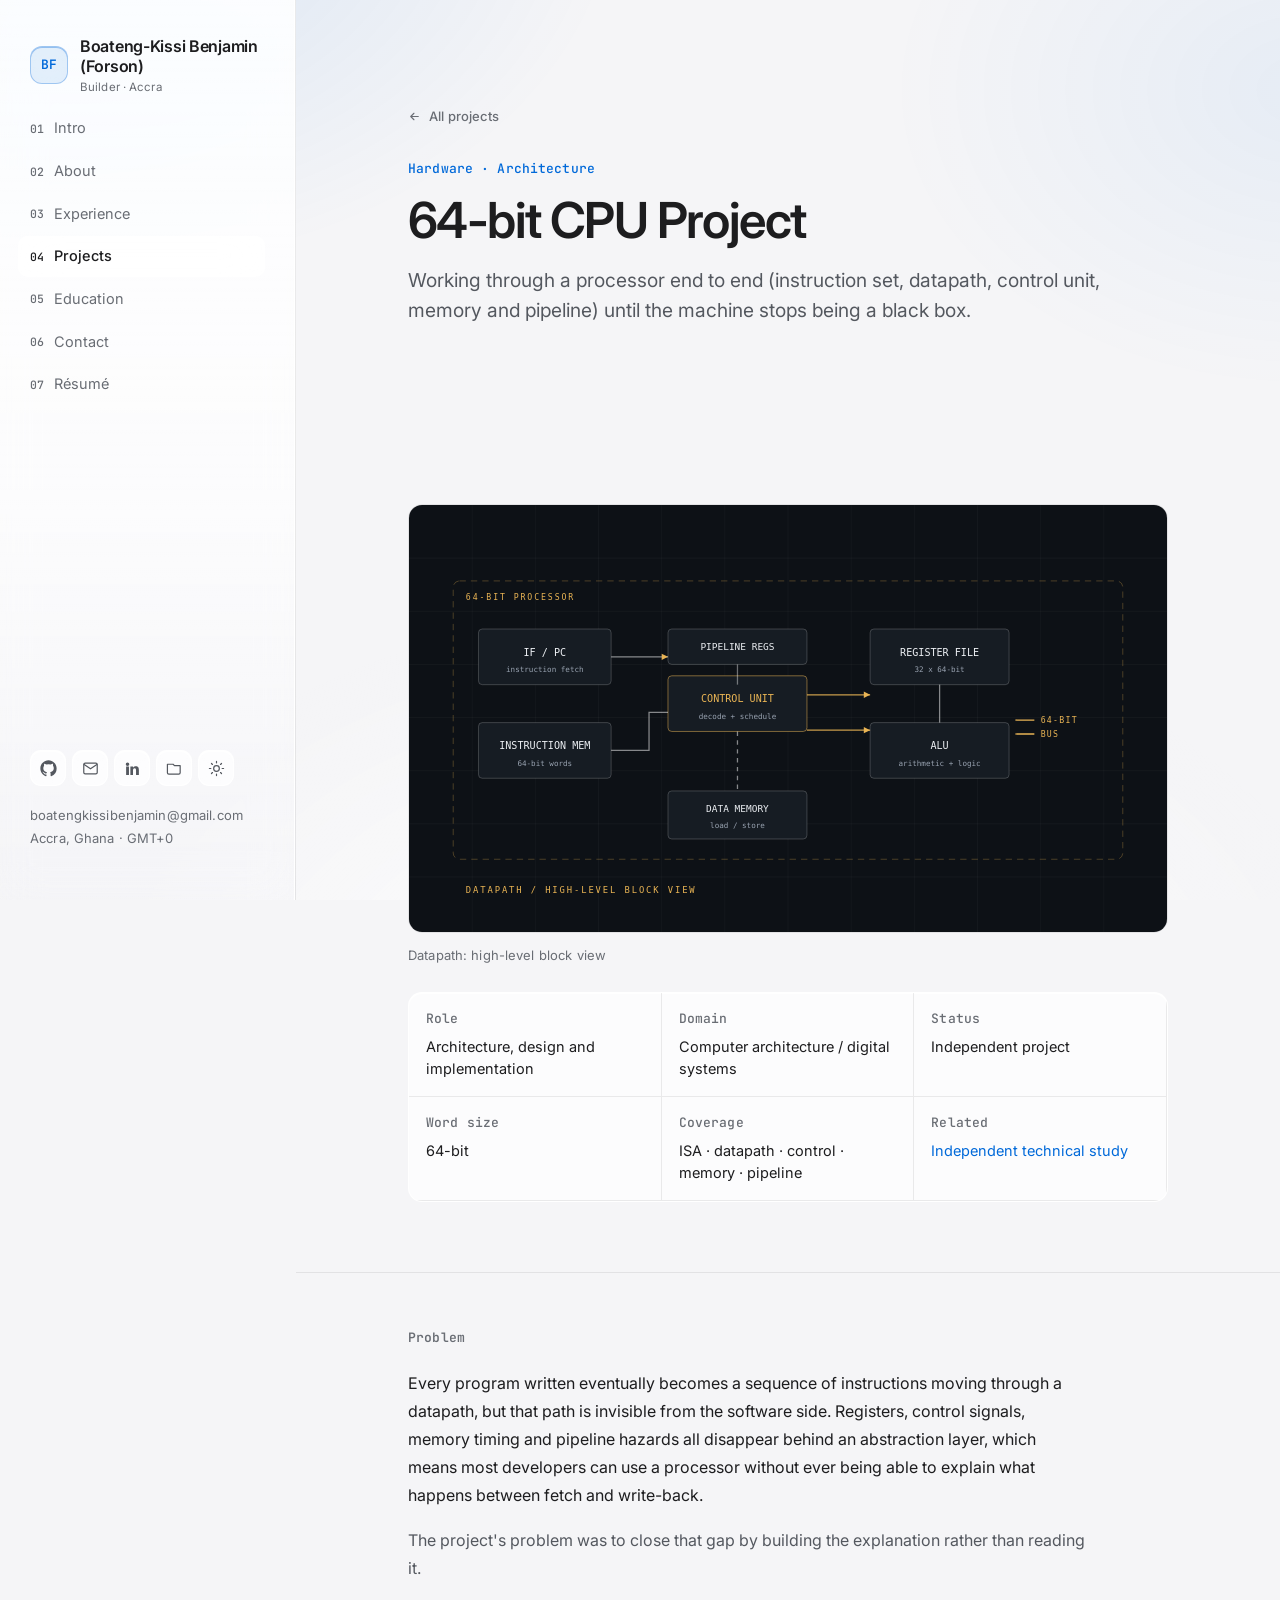
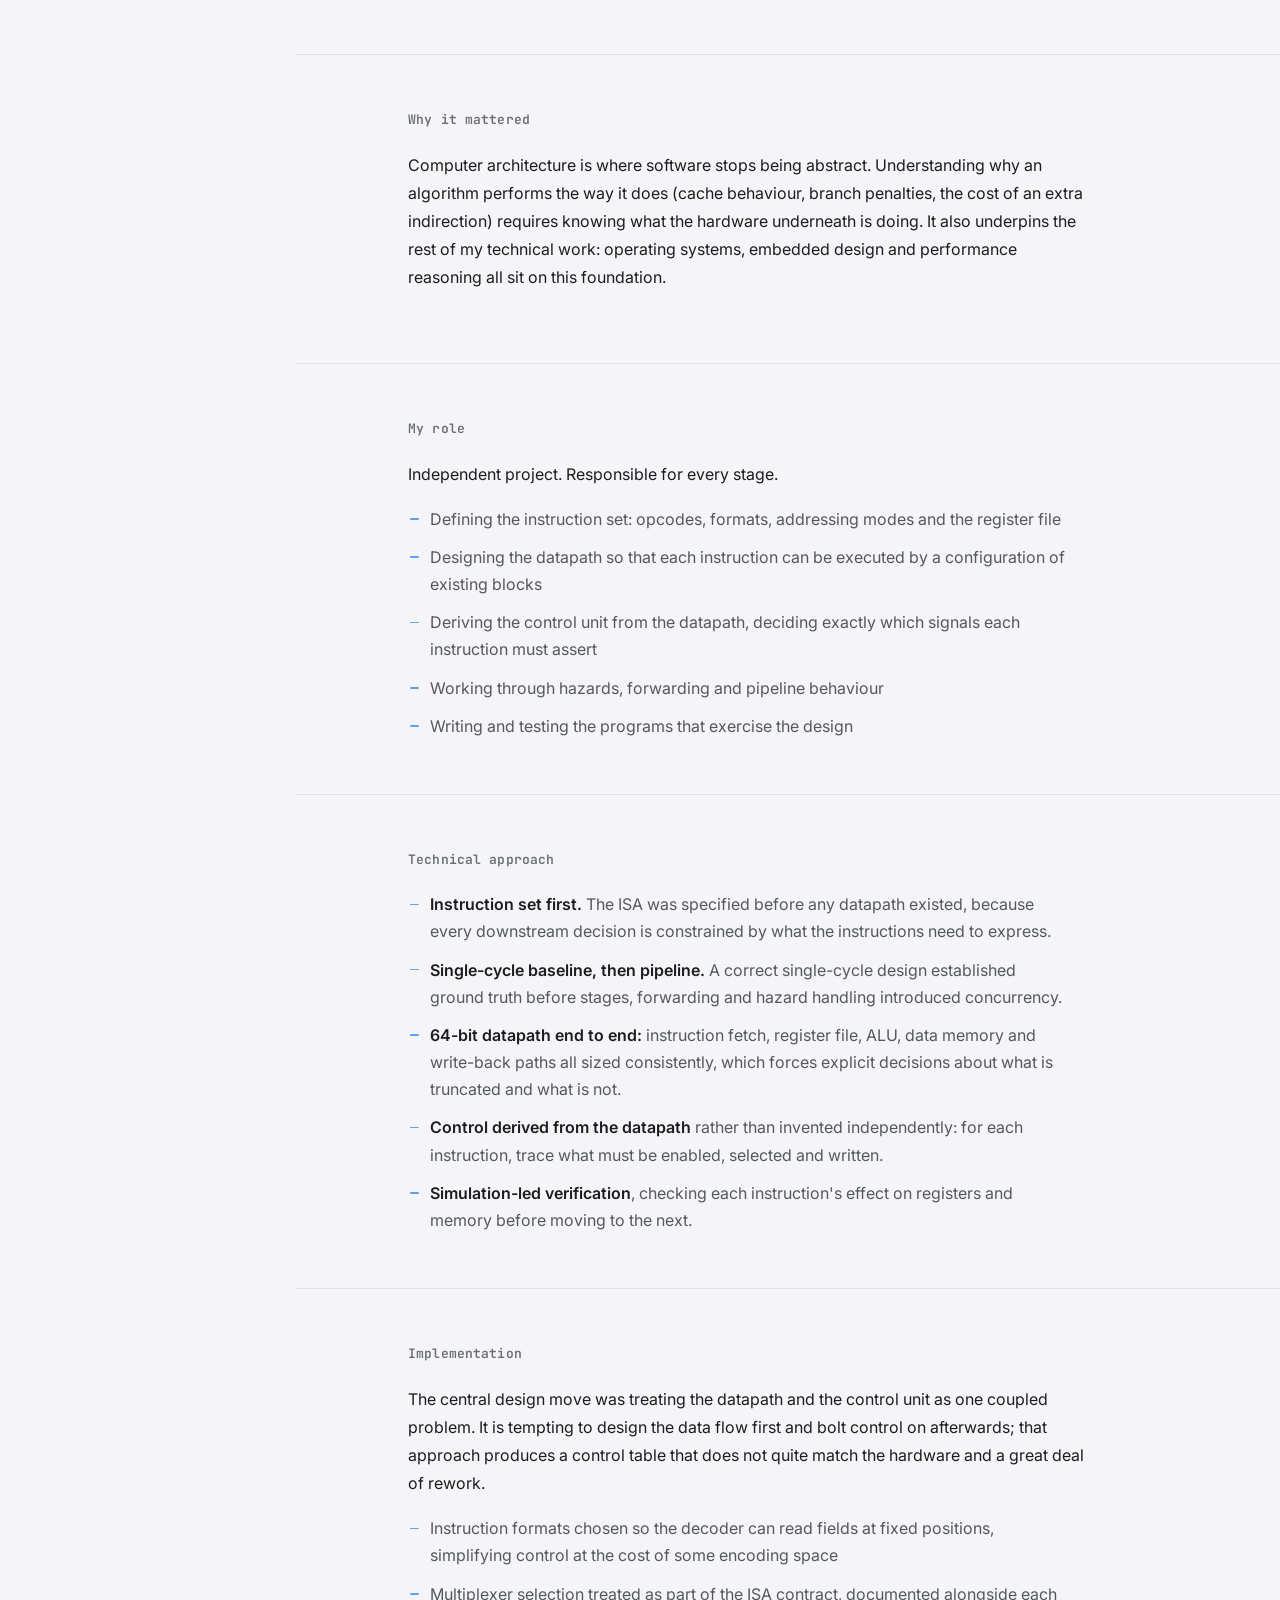
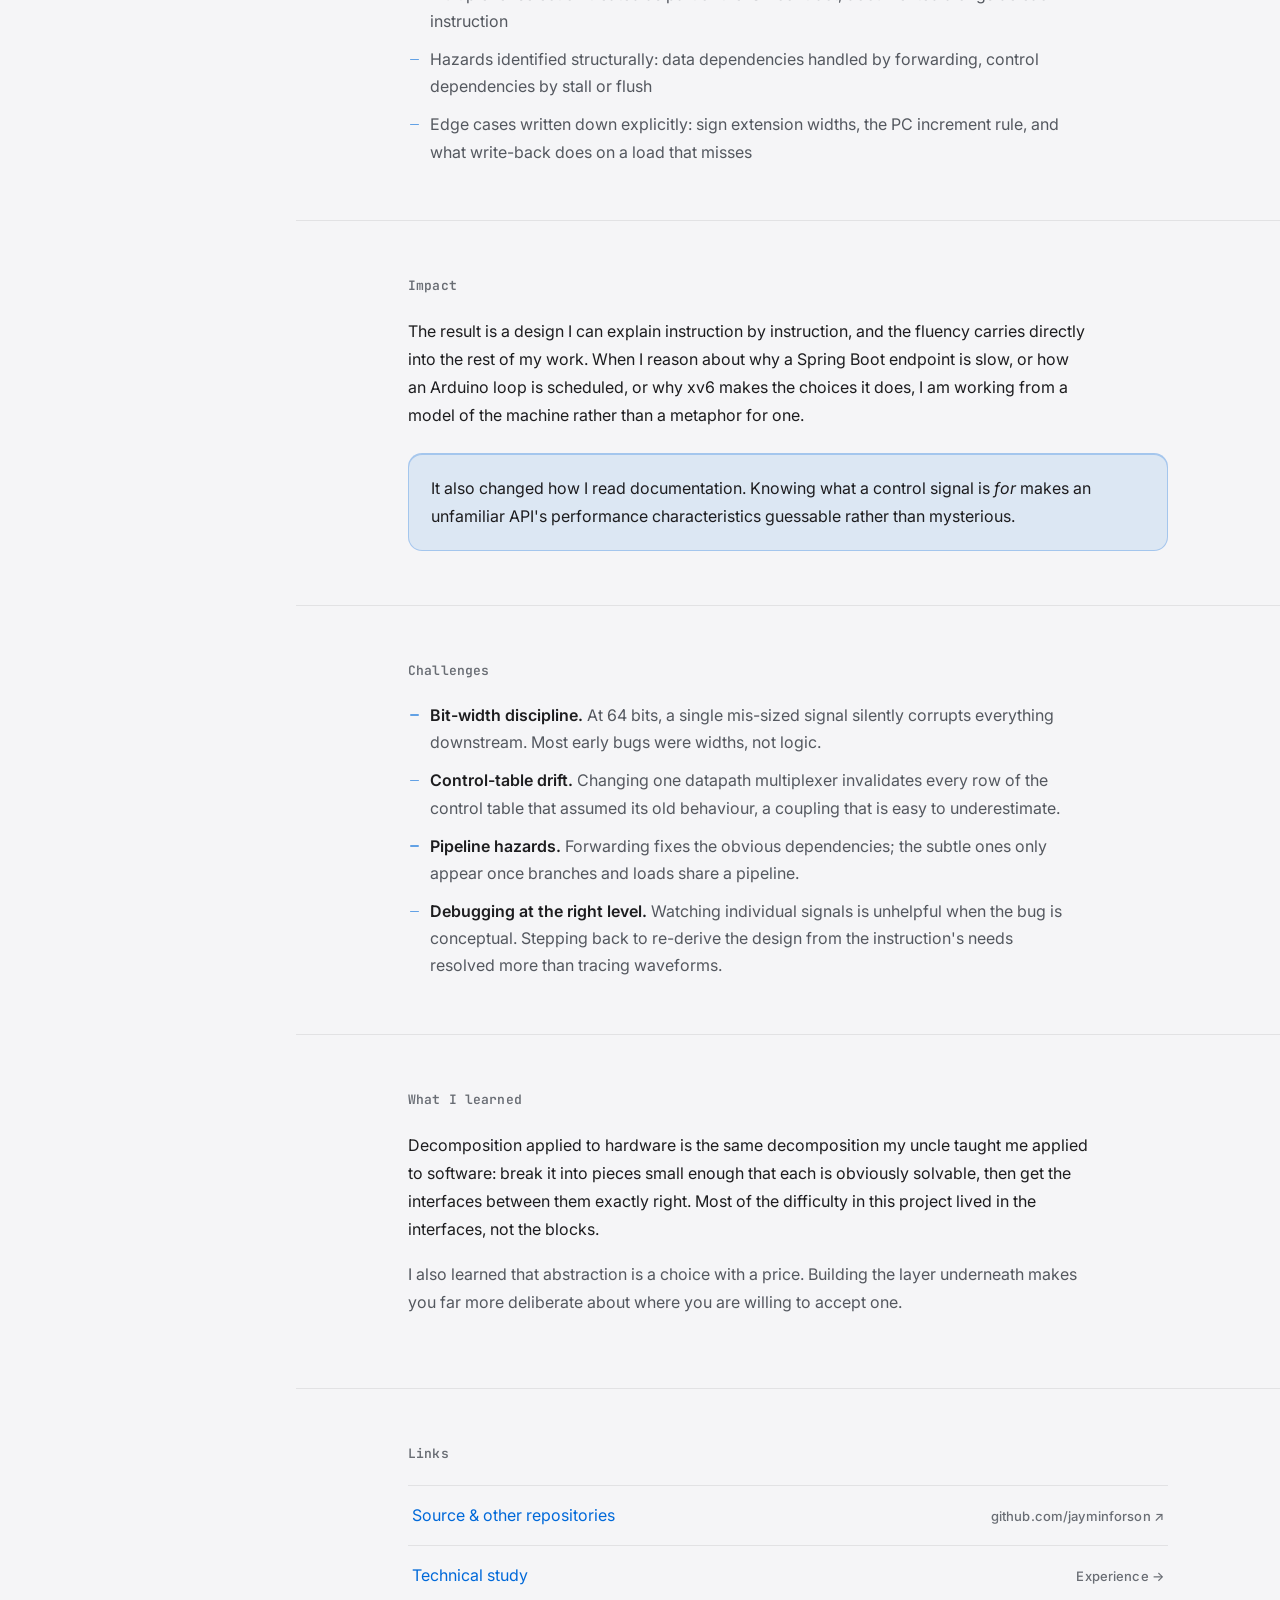
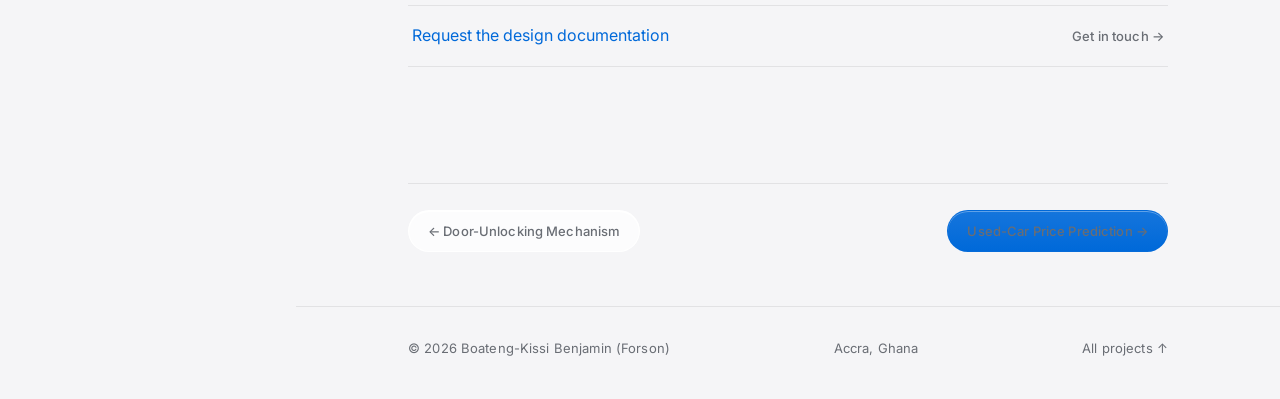
<file: projects/cpu-64bit.html>
<!DOCTYPE html>
<html lang="en" data-theme="light">
<head>
<meta charset="utf-8">
<meta name="viewport" content="width=device-width, initial-scale=1">
<title>64-bit CPU Project — Case study &mdash; Boateng-Kissi Benjamin (Forson)</title>
<meta name="description" content="A 64-bit processor project: instruction set, datapath, control unit, memory and pipeline: computer architecture from the ground up.">
<meta name="theme-color" content="#f5f5f7">
<link rel="icon" href="../assets/favicon.svg" type="image/svg+xml">
<meta property="og:type" content="article">
<meta property="og:title" content="64-bit CPU Project — Case study">
<meta property="og:description" content="Instruction set to datapath to control: understanding a processor by building one.">
<meta property="og:image" content="https://jayminforson.github.io/portfolio/assets/img/og-cover.png">
<meta name="twitter:card" content="summary_large_image">
<link rel="preconnect" href="https://fonts.googleapis.com">
<link rel="preconnect" href="https://fonts.gstatic.com" crossorigin>
<link href="https://fonts.googleapis.com/css2?family=Inter:wght@400;500;600&family=JetBrains+Mono:wght@400;500&display=swap" rel="stylesheet">
<link rel="stylesheet" href="../assets/css/styles.css">
</head>
<body>
<a class="skip-link" href="#main">Skip to content</a>

<header class="topbar">
  <a class="brandmark" href="../index.html">
    <span class="mono-badge" aria-hidden="true">BF</span>
    <span class="brandtext">B. Forson<span>Builder</span></span>
  </a>
  <div class="topbar-actions">
    <button class="iconbtn" data-theme-toggle type="button" aria-label="Switch to dark theme">
      <svg class="moon" viewBox="0 0 24 24" fill="none" stroke="currentColor" stroke-width="1.7" stroke-linecap="round" stroke-linejoin="round" aria-hidden="true"><path d="M21 12.79A9 9 0 1 1 11.21 3 7 7 0 0 0 21 12.79z"/></svg>
      <svg class="sun" viewBox="0 0 24 24" fill="none" stroke="currentColor" stroke-width="1.7" stroke-linecap="round" stroke-linejoin="round" aria-hidden="true"><circle cx="12" cy="12" r="4"/><path d="M12 2v2M12 20v2M4.9 4.9l1.4 1.4M17.7 17.7l1.4 1.4M2 12h2M20 12h2M4.9 19.1l1.4-1.4M17.7 6.3l1.4-1.4"/></svg>
    </button>
    <button class="iconbtn" id="menuBtn" type="button" aria-label="Open menu" aria-expanded="false" aria-controls="mobileNav">
      <svg viewBox="0 0 24 24" fill="none" stroke="currentColor" stroke-width="1.8" stroke-linecap="round" aria-hidden="true"><path d="M4 7h16M4 12h16M4 17h16"/></svg>
    </button>
  </div>
</header>

<nav id="mobileNav" aria-label="Primary">
  <div class="nav">
    <a href="../index.html"><i>01</i> Intro</a>
    <a href="../index.html#about"><i>02</i> About</a>
    <a href="../index.html#experience"><i>03</i> Experience</a>
    <a href="../index.html#projects"><i>04</i> Projects</a>
    <a href="../index.html#education"><i>05</i> Education</a>
    <a href="../index.html#contact"><i>06</i> Contact</a>
    <a href="../resume.html"><i>07</i> Résumé</a>
  </div>
</nav>

<aside class="sidebar">
  <div>
    <div class="brandmark">
      <span class="mono-badge" aria-hidden="true">BF</span>
      <span class="brandtext">Boateng-Kissi Benjamin (Forson)<span>Builder · Accra</span></span>
    </div>
    <nav class="nav" aria-label="Sections">
      <a href="../index.html#intro"><i>01</i> Intro</a>
      <a href="../index.html#about"><i>02</i> About</a>
      <a href="../index.html#experience"><i>03</i> Experience</a>
      <a href="../index.html#projects" class="is-active"><i>04</i> Projects</a>
      <a href="../index.html#education"><i>05</i> Education</a>
      <a href="../index.html#contact"><i>06</i> Contact</a>
      <a href="../resume.html"><i>07</i> Résumé</a>
    </nav>
  </div>

  <div class="sidefoot">
    <div class="socials">
      <a class="iconbtn" href="https://github.com/jayminforson" target="_blank" rel="noopener" aria-label="GitHub">
        <svg viewBox="0 0 24 24" fill="currentColor" aria-hidden="true"><path d="M12 .5C5.73.5.5 5.73.5 12.02c0 5.1 3.29 9.42 7.86 10.95.58.11.79-.25.79-.56v-2c-3.2.7-3.87-1.54-3.87-1.54-.53-1.34-1.29-1.7-1.29-1.7-1.05-.72.08-.7.08-.7 1.16.08 1.77 1.2 1.77 1.2 1.03 1.77 2.7 1.26 3.36.96.1-.75.4-1.26.73-1.55-2.55-.29-5.24-1.28-5.24-5.7 0-1.26.45-2.29 1.19-3.1-.12-.29-.52-1.46.11-3.05 0 0 .97-.31 3.18 1.18a11 11 0 0 1 5.8 0c2.2-1.49 3.17-1.18 3.17-1.18.63 1.59.23 2.76.12 3.05.74.81 1.18 1.84 1.18 3.1 0 4.43-2.69 5.4-5.25 5.69.41.36.78 1.06.78 2.14v3.17c0 .31.21.68.8.56A11.53 11.53 0 0 0 23.5 12.02C23.5 5.73 18.27.5 12 .5z"/></svg>
      </a>
      <a class="iconbtn" href="mailto:boatengkissibenjamin@gmail.com" aria-label="Email">
        <svg viewBox="0 0 24 24" fill="none" stroke="currentColor" stroke-width="1.7" stroke-linecap="round" stroke-linejoin="round" aria-hidden="true"><rect x="2.5" y="4.5" width="19" height="15" rx="2"/><path d="m3 6.5 9 6 9-6"/></svg>
      </a>
      <a class="iconbtn" href="https://www.linkedin.com/in/boateng-kissi-benjaminamin" target="_blank" rel="noopener" aria-label="LinkedIn">
        <svg viewBox="0 0 24 24" fill="currentColor" aria-hidden="true"><path d="M4.98 3.5a2.5 2.5 0 1 1 0 5 2.5 2.5 0 0 1 0-5zM3 9h4v12H3zM9 9h3.8v1.7h.05c.53-.95 1.83-1.95 3.77-1.95C20.4 8.75 21 11.1 21 14.2V21h-4v-6c0-1.43-.03-3.27-2-3.27-2 0-2.3 1.56-2.3 3.17V21H9z"/></svg>
      </a>
      <a class="iconbtn" href="../index.html#projects" aria-label="All projects">
        <svg viewBox="0 0 24 24" fill="none" stroke="currentColor" stroke-width="1.7" stroke-linecap="round" stroke-linejoin="round" aria-hidden="true"><path d="M4 6h6l2 2h8v10a2 2 0 0 1-2 2H4a2 2 0 0 1-2-2V6z"/></svg>
      </a>
      <button class="iconbtn" data-theme-toggle type="button" aria-label="Switch to dark theme">
        <svg class="moon" viewBox="0 0 24 24" fill="none" stroke="currentColor" stroke-width="1.7" stroke-linecap="round" stroke-linejoin="round" aria-hidden="true"><path d="M21 12.79A9 9 0 1 1 11.21 3 7 7 0 0 0 21 12.79z"/></svg>
        <svg class="sun" viewBox="0 0 24 24" fill="none" stroke="currentColor" stroke-width="1.7" stroke-linecap="round" stroke-linejoin="round" aria-hidden="true"><circle cx="12" cy="12" r="4"/><path d="M12 2v2M12 20v2M4.9 4.9l1.4 1.4M17.7 17.7l1.4 1.4M2 12h2M20 12h2M4.9 19.1l1.4-1.4M17.7 6.3l1.4-1.4"/></svg>
      </button>
    </div>
    <p class="sideline">boatengkissibenjamin@gmail.com<br>Accra, Ghana · GMT+0</p>
  </div>
</aside>

<div class="shell">
<main class="main cs" id="main">

  <section class="section cs-top">
    <div class="wrap">
      <a class="backlink" href="../index.html#projects">
        <svg viewBox="0 0 24 24" fill="none" stroke="currentColor" stroke-width="2" stroke-linecap="round" stroke-linejoin="round" aria-hidden="true"><path d="M19 12H5M11 18l-6-6 6-6"/></svg>
        All projects
      </a>
      <p class="cs-kicker">Hardware · Architecture</p>
      <h1>64-bit CPU Project</h1>
      <p class="lede">Working through a processor end to end (instruction set, datapath, control unit, memory and pipeline) until the machine stops being a black box.</p>
    </div>
  </section>

  <section class="section section--tight">
    <div class="wrap cs-hero">
      <figure class="frame">
        <img src="../assets/covers/cpu-64bit.svg" alt="64-bit CPU datapath: instruction fetch, control unit, register file, ALU, data memory and pipeline registers connected by 64-bit buses" width="1200" height="675">
        <figcaption>Datapath: high-level block view</figcaption>
      </figure>

      <dl class="spec">
        <div><dt>Role</dt><dd>Architecture, design and implementation</dd></div>
        <div><dt>Domain</dt><dd>Computer architecture / digital systems</dd></div>
        <div><dt>Status</dt><dd>Independent project</dd></div>
        <div><dt>Word size</dt><dd>64-bit</dd></div>
        <div><dt>Coverage</dt><dd>ISA · datapath · control · memory · pipeline</dd></div>
        <div><dt>Related</dt><dd><a class="accent" href="../index.html#experience">Independent technical study</a></dd></div>
      </dl>
    </div>
  </section>

  <section class="case-section">
    <div class="wrap case-grid">
      <h2>Problem</h2>
      <div class="case-body">
        <p>Every program written eventually becomes a sequence of instructions moving through a datapath, but that path is invisible from the software side. Registers, control signals, memory timing and pipeline hazards all disappear behind an abstraction layer, which means most developers can use a processor without ever being able to explain what happens between fetch and write-back.</p>
        <p>The project's problem was to close that gap by building the explanation rather than reading it.</p>
      </div>
    </div>
  </section>

  <section class="case-section">
    <div class="wrap case-grid">
      <h2>Why it mattered</h2>
      <div class="case-body">
        <p>Computer architecture is where software stops being abstract. Understanding why an algorithm performs the way it does (cache behaviour, branch penalties, the cost of an extra indirection) requires knowing what the hardware underneath is doing. It also underpins the rest of my technical work: operating systems, embedded design and performance reasoning all sit on this foundation.</p>
      </div>
    </div>
  </section>

  <section class="case-section">
    <div class="wrap case-grid">
      <h2>My role</h2>
      <div class="case-body">
        <p>Independent project. Responsible for every stage.</p>
        <ul>
          <li>Defining the instruction set: opcodes, formats, addressing modes and the register file</li>
          <li>Designing the datapath so that each instruction can be executed by a configuration of existing blocks</li>
          <li>Deriving the control unit from the datapath, deciding exactly which signals each instruction must assert</li>
          <li>Working through hazards, forwarding and pipeline behaviour</li>
          <li>Writing and testing the programs that exercise the design</li>
        </ul>
      </div>
    </div>
  </section>

  <section class="case-section">
    <div class="wrap case-grid">
      <h2>Technical approach</h2>
      <div class="case-body">
        <ul>
          <li><strong>Instruction set first.</strong> The ISA was specified before any datapath existed, because every downstream decision is constrained by what the instructions need to express.</li>
          <li><strong>Single-cycle baseline, then pipeline.</strong> A correct single-cycle design established ground truth before stages, forwarding and hazard handling introduced concurrency.</li>
          <li><strong>64-bit datapath end to end:</strong> instruction fetch, register file, ALU, data memory and write-back paths all sized consistently, which forces explicit decisions about what is truncated and what is not.</li>
          <li><strong>Control derived from the datapath</strong> rather than invented independently: for each instruction, trace what must be enabled, selected and written.</li>
          <li><strong>Simulation-led verification</strong>, checking each instruction's effect on registers and memory before moving to the next.</li>
        </ul>
      </div>
    </div>
  </section>

  <section class="case-section">
    <div class="wrap case-grid">
      <h2>Implementation</h2>
      <div class="case-body">
        <p>The central design move was treating the datapath and the control unit as one coupled problem. It is tempting to design the data flow first and bolt control on afterwards; that approach produces a control table that does not quite match the hardware and a great deal of rework.</p>
        <ul>
          <li>Instruction formats chosen so the decoder can read fields at fixed positions, simplifying control at the cost of some encoding space</li>
          <li>Multiplexer selection treated as part of the ISA contract, documented alongside each instruction</li>
          <li>Hazards identified structurally: data dependencies handled by forwarding, control dependencies by stall or flush</li>
          <li>Edge cases written down explicitly: sign extension widths, the PC increment rule, and what write-back does on a load that misses</li>
        </ul>
      </div>
    </div>
  </section>

  <section class="case-section">
    <div class="wrap case-grid">
      <h2>Impact</h2>
      <div class="case-body">
        <p>The result is a design I can explain instruction by instruction, and the fluency carries directly into the rest of my work. When I reason about why a Spring Boot endpoint is slow, or how an Arduino loop is scheduled, or why xv6 makes the choices it does, I am working from a model of the machine rather than a metaphor for one.</p>
        <div class="callout">
          <p>It also changed how I read documentation. Knowing what a control signal is <em>for</em> makes an unfamiliar API's performance characteristics guessable rather than mysterious.</p>
        </div>
      </div>
    </div>
  </section>

  <section class="case-section">
    <div class="wrap case-grid">
      <h2>Challenges</h2>
      <div class="case-body">
        <ul>
          <li><strong>Bit-width discipline.</strong> At 64 bits, a single mis-sized signal silently corrupts everything downstream. Most early bugs were widths, not logic.</li>
          <li><strong>Control-table drift.</strong> Changing one datapath multiplexer invalidates every row of the control table that assumed its old behaviour, a coupling that is easy to underestimate.</li>
          <li><strong>Pipeline hazards.</strong> Forwarding fixes the obvious dependencies; the subtle ones only appear once branches and loads share a pipeline.</li>
          <li><strong>Debugging at the right level.</strong> Watching individual signals is unhelpful when the bug is conceptual. Stepping back to re-derive the design from the instruction's needs resolved more than tracing waveforms.</li>
        </ul>
      </div>
    </div>
  </section>

  <section class="case-section">
    <div class="wrap case-grid">
      <h2>What I learned</h2>
      <div class="case-body">
        <p>Decomposition applied to hardware is the same decomposition my uncle taught me applied to software: break it into pieces small enough that each is obviously solvable, then get the interfaces between them exactly right. Most of the difficulty in this project lived in the interfaces, not the blocks.</p>
        <p>I also learned that abstraction is a choice with a price. Building the layer underneath makes you far more deliberate about where you are willing to accept one.</p>
      </div>
    </div>
  </section>

  <section class="case-section">
    <div class="wrap case-grid">
      <h2>Links</h2>
      <div class="case-body">
        <div class="linklist">
          <a href="https://github.com/jayminforson" target="_blank" rel="noopener">Source &amp; other repositories <span>github.com/jayminforson ↗</span></a>
          <a href="../index.html#experience">Technical study <span>Experience →</span></a>
          <a href="../index.html#contact">Request the design documentation <span>Get in touch →</span></a>
        </div>
      </div>
    </div>
  </section>

  <section class="section section--tight">
    <div class="wrap">
      <nav class="case-nav" aria-label="Project navigation">
        <a class="btn btn--ghost" href="door-lock.html">← Door-Unlocking Mechanism</a>
        <a class="btn btn--primary" href="used-car-price.html">Used-Car Price Prediction →</a>
      </nav>
    </div>
  </section>


</main>

  <footer class="site-footer">
    <div class="wrap">
      <div class="footline">
        <span>&copy; <span data-year>2026</span> Boateng-Kissi Benjamin (Forson)</span>
        <span>Accra, Ghana</span>
        <a href="../index.html#projects">All projects ↑</a>
      </div>
    </div>
  </footer>
</div>

<script src="../assets/js/main.js" defer></script>
</body>
</html>
</file>
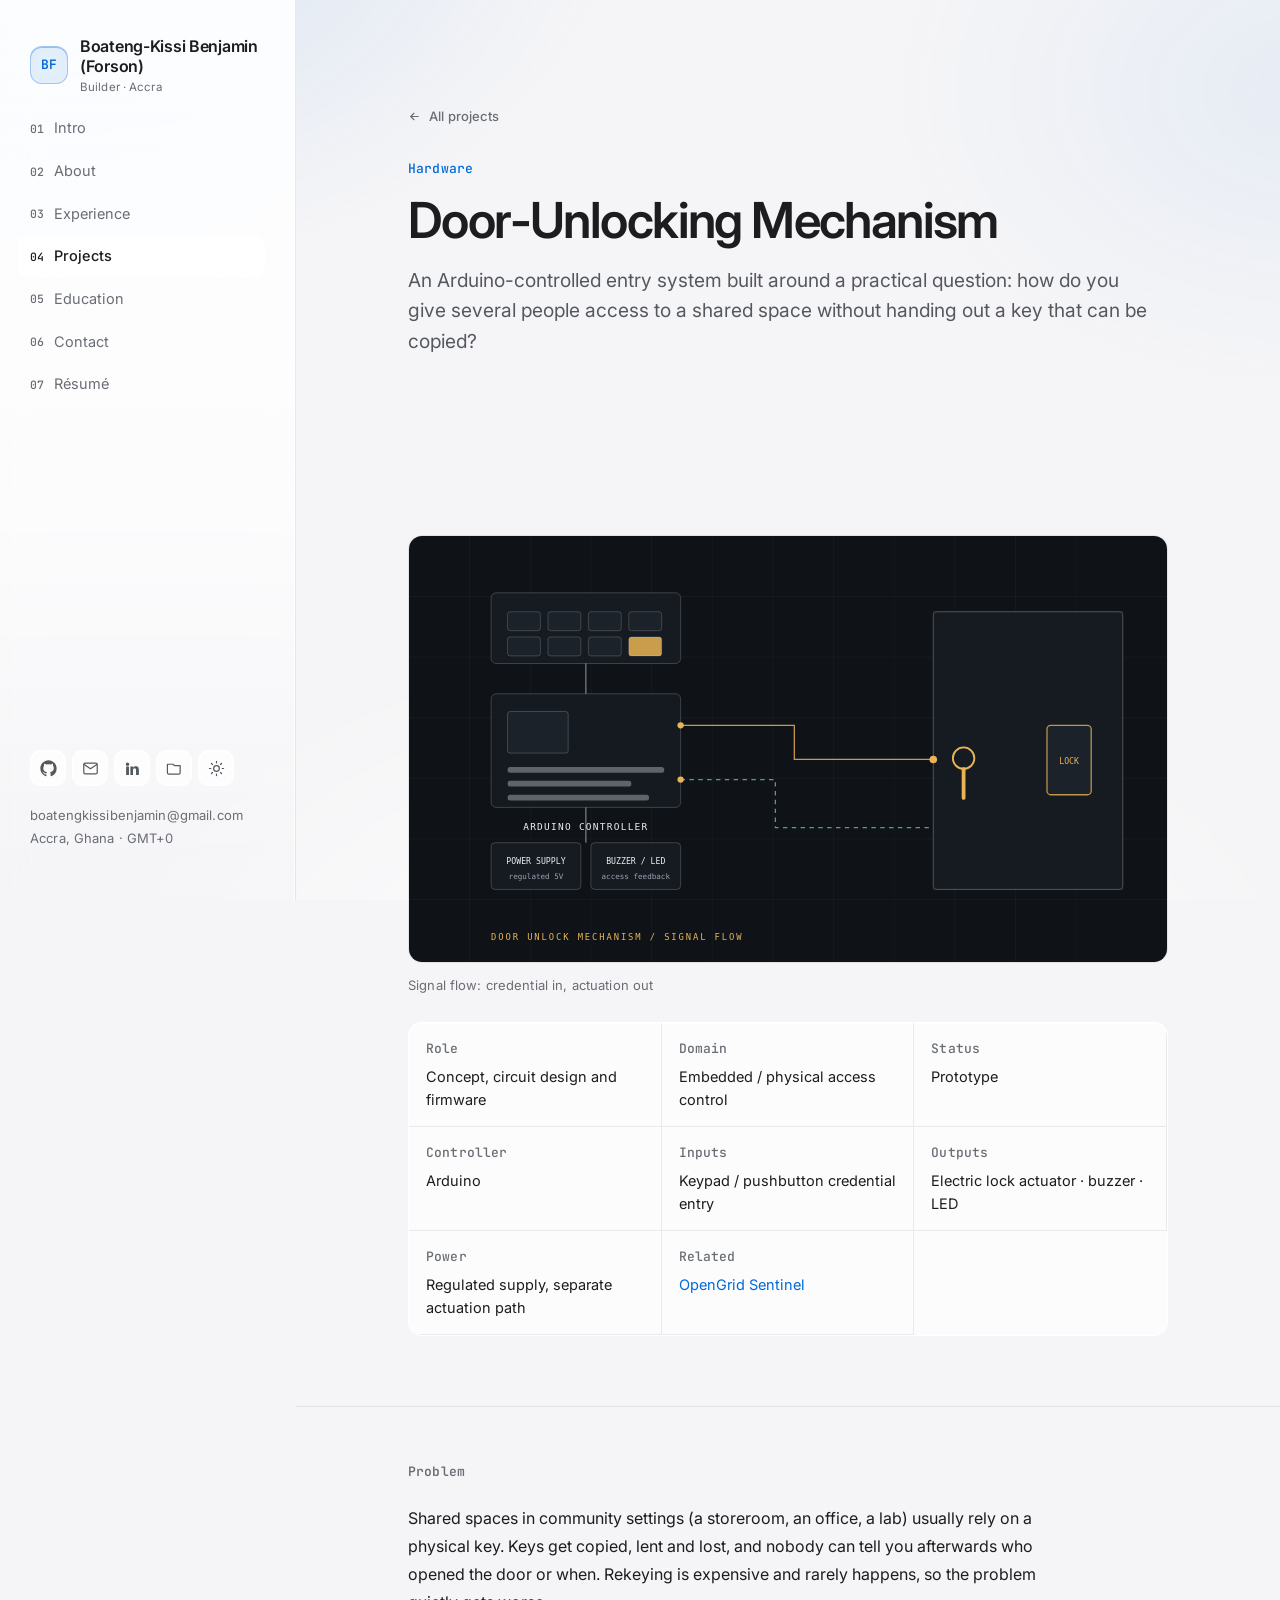
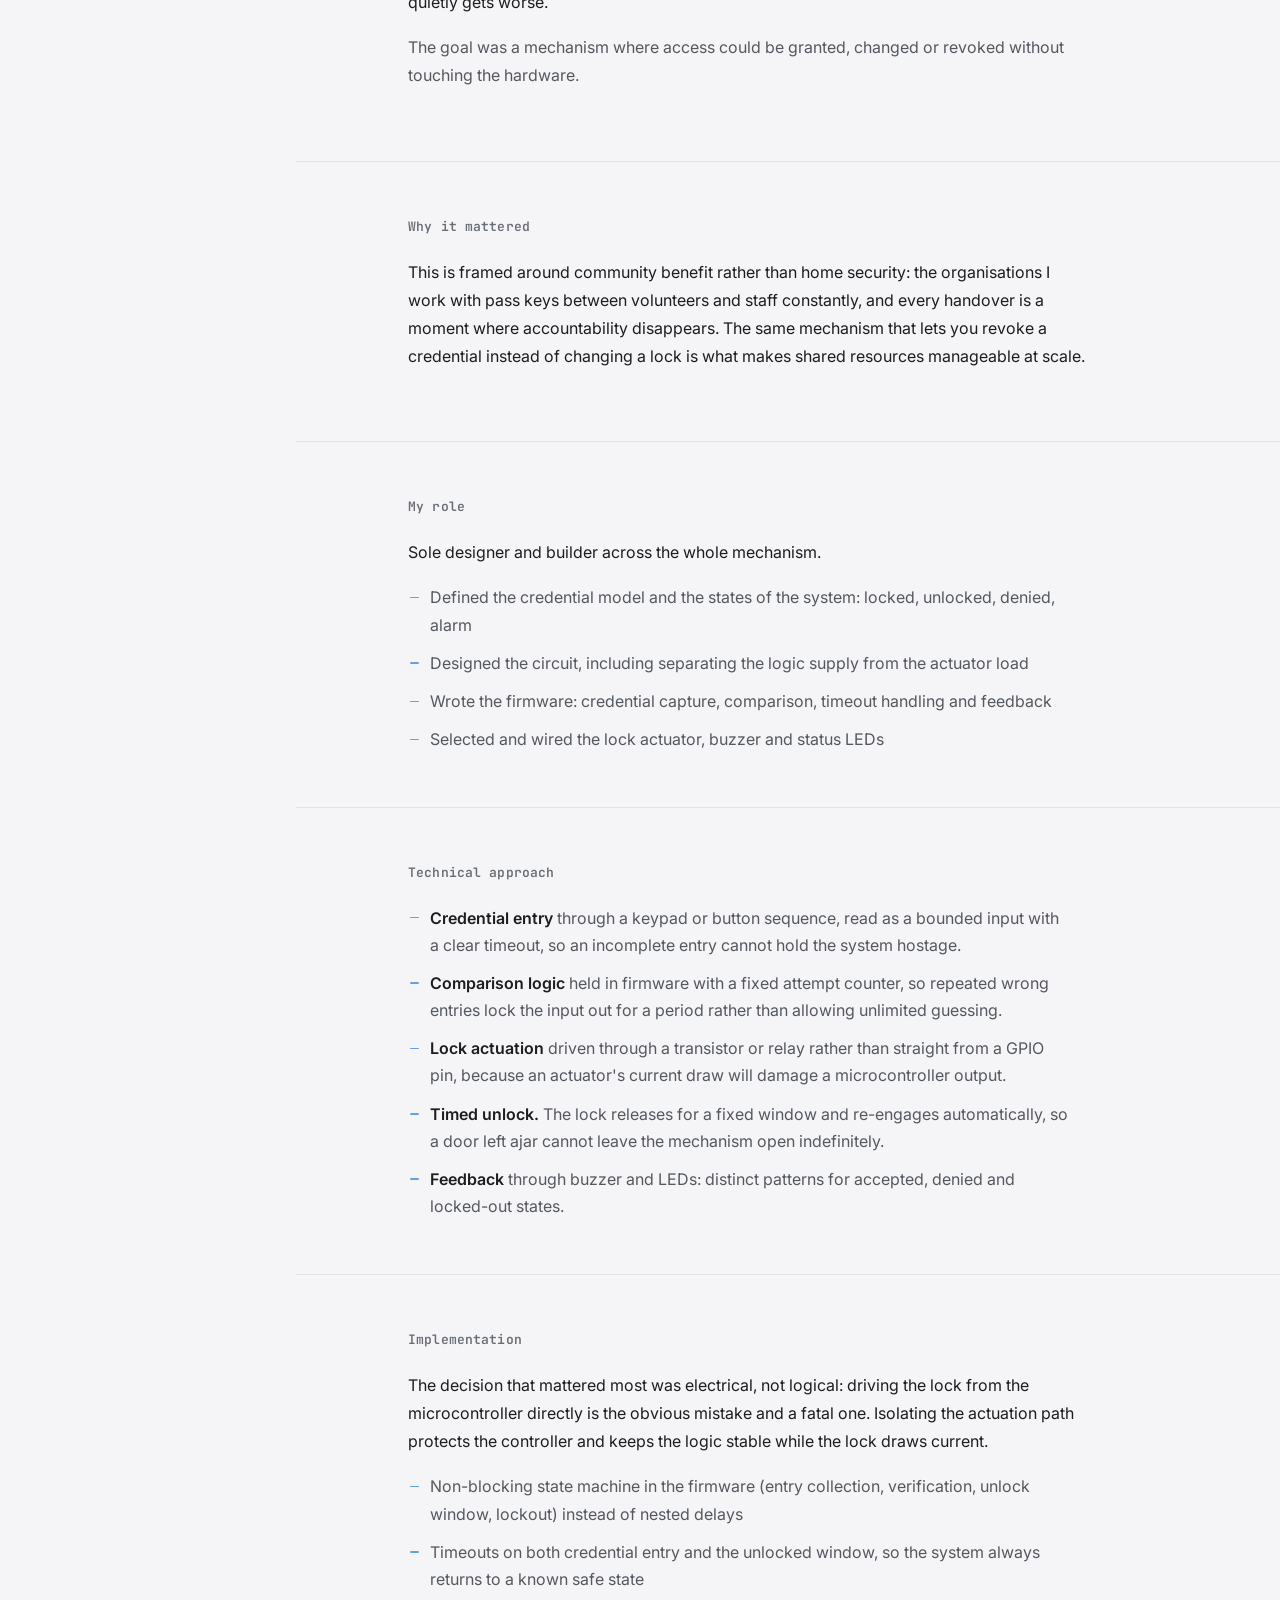
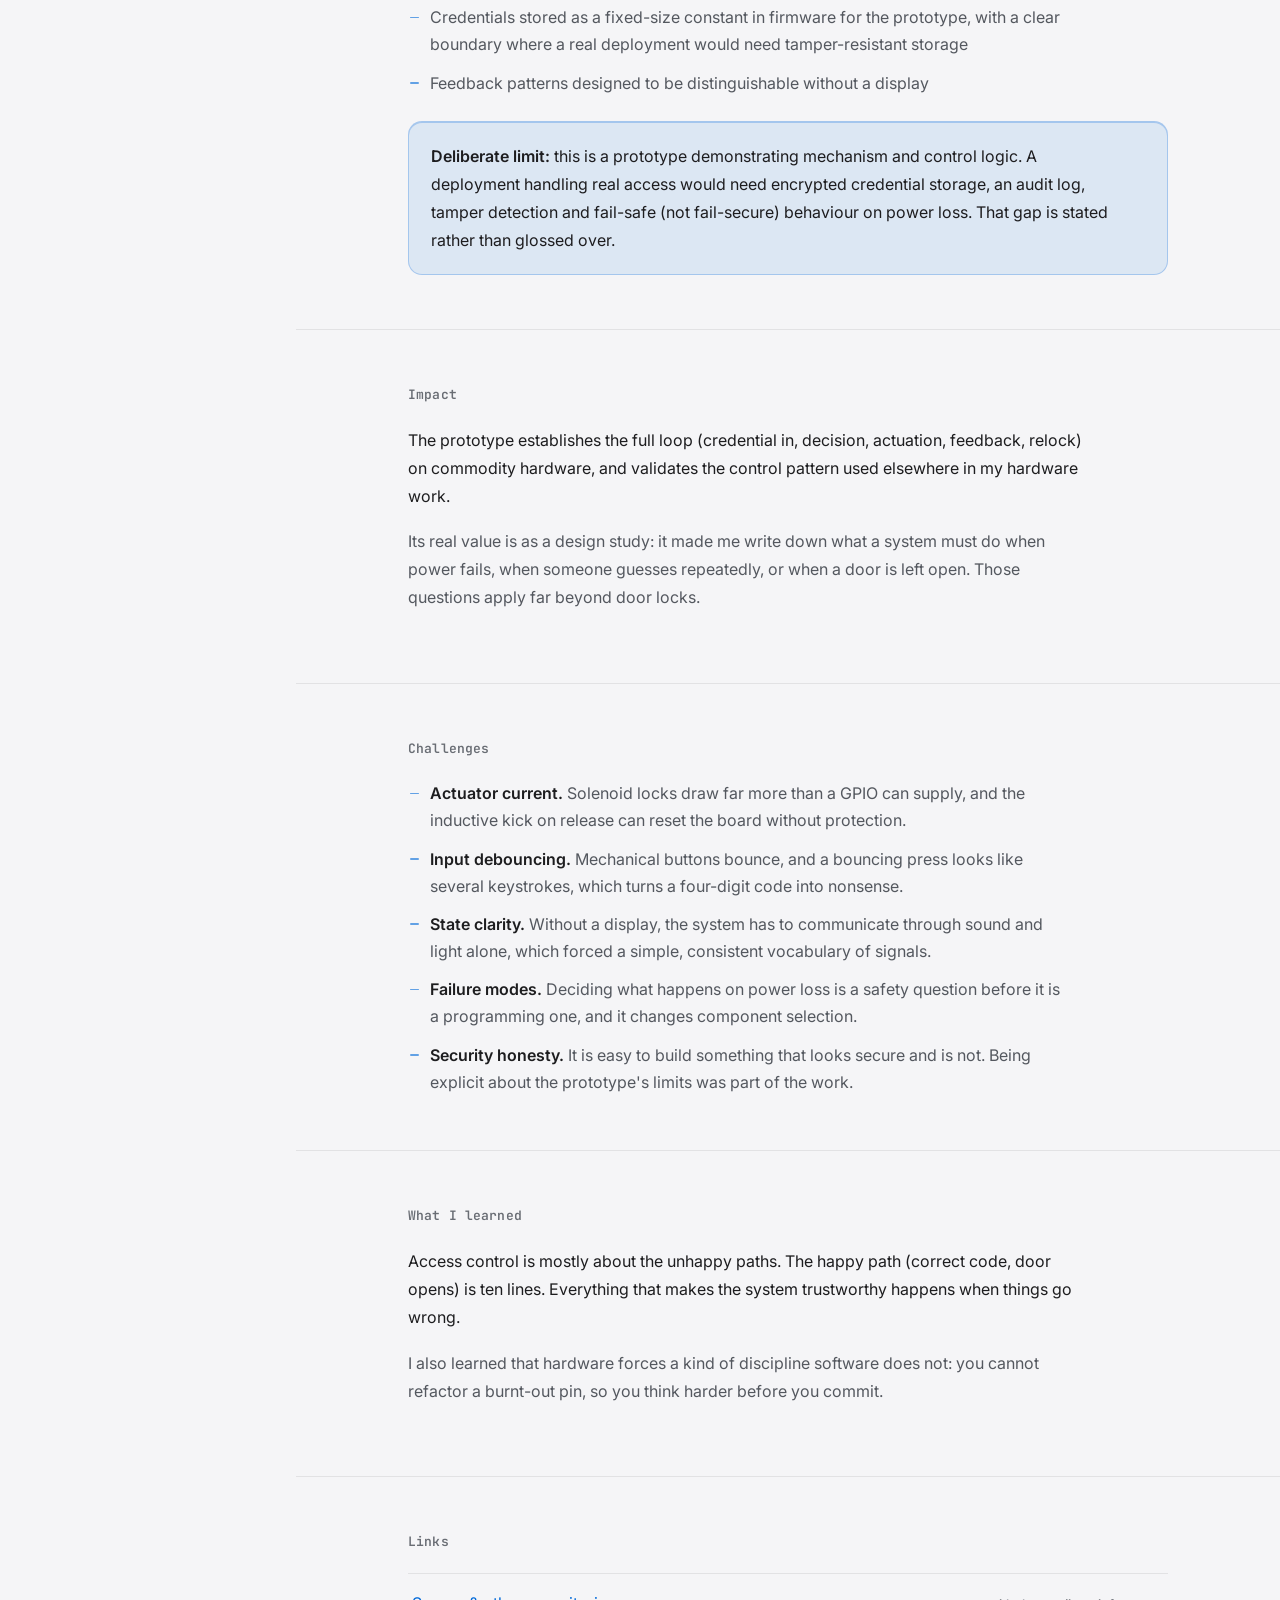
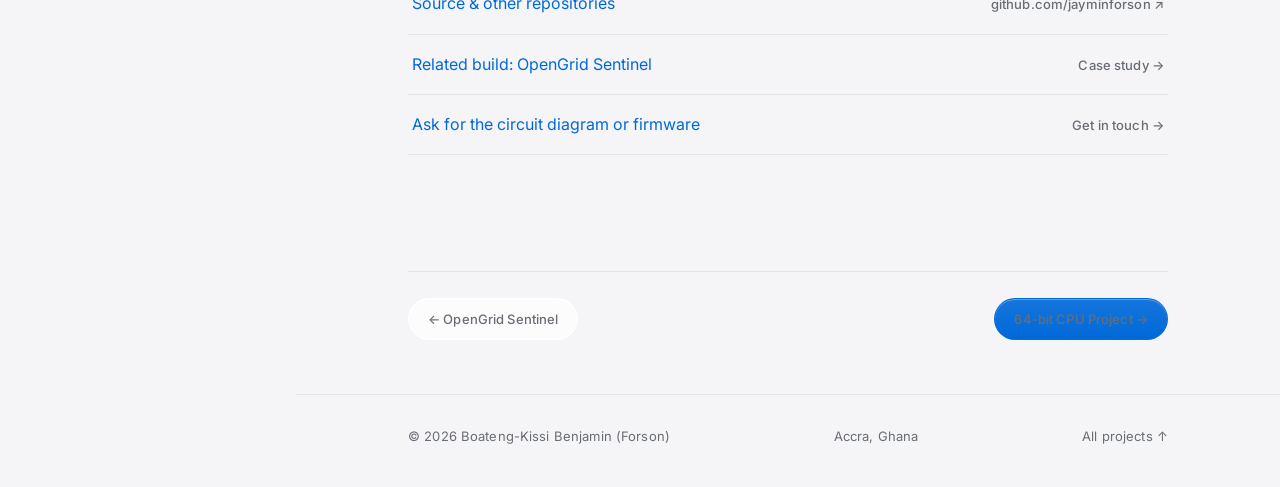
<file: projects/door-lock.html>
<!DOCTYPE html>
<html lang="en" data-theme="light">
<head>
<meta charset="utf-8">
<meta name="viewport" content="width=device-width, initial-scale=1">
<title>Door-Unlocking Mechanism — Case study &mdash; Boateng-Kissi Benjamin (Forson)</title>
<meta name="description" content="An Arduino-controlled door unlocking mechanism: access without a physical key, designed around a practical community use case.">
<meta name="theme-color" content="#f5f5f7">
<link rel="icon" href="../assets/favicon.svg" type="image/svg+xml">
<meta property="og:type" content="article">
<meta property="og:title" content="Door-Unlocking Mechanism — Case study">
<meta property="og:description" content="Access without handing over a key: a hardware study in who is allowed through a door.">
<meta property="og:image" content="https://jayminforson.github.io/portfolio/assets/img/og-cover.png">
<meta name="twitter:card" content="summary_large_image">
<link rel="preconnect" href="https://fonts.googleapis.com">
<link rel="preconnect" href="https://fonts.gstatic.com" crossorigin>
<link href="https://fonts.googleapis.com/css2?family=Inter:wght@400;500;600&family=JetBrains+Mono:wght@400;500&display=swap" rel="stylesheet">
<link rel="stylesheet" href="../assets/css/styles.css">
</head>
<body>
<a class="skip-link" href="#main">Skip to content</a>

<header class="topbar">
  <a class="brandmark" href="../index.html">
    <span class="mono-badge" aria-hidden="true">BF</span>
    <span class="brandtext">B. Forson<span>Builder</span></span>
  </a>
  <div class="topbar-actions">
    <button class="iconbtn" data-theme-toggle type="button" aria-label="Switch to dark theme">
      <svg class="moon" viewBox="0 0 24 24" fill="none" stroke="currentColor" stroke-width="1.7" stroke-linecap="round" stroke-linejoin="round" aria-hidden="true"><path d="M21 12.79A9 9 0 1 1 11.21 3 7 7 0 0 0 21 12.79z"/></svg>
      <svg class="sun" viewBox="0 0 24 24" fill="none" stroke="currentColor" stroke-width="1.7" stroke-linecap="round" stroke-linejoin="round" aria-hidden="true"><circle cx="12" cy="12" r="4"/><path d="M12 2v2M12 20v2M4.9 4.9l1.4 1.4M17.7 17.7l1.4 1.4M2 12h2M20 12h2M4.9 19.1l1.4-1.4M17.7 6.3l1.4-1.4"/></svg>
    </button>
    <button class="iconbtn" id="menuBtn" type="button" aria-label="Open menu" aria-expanded="false" aria-controls="mobileNav">
      <svg viewBox="0 0 24 24" fill="none" stroke="currentColor" stroke-width="1.8" stroke-linecap="round" aria-hidden="true"><path d="M4 7h16M4 12h16M4 17h16"/></svg>
    </button>
  </div>
</header>

<nav id="mobileNav" aria-label="Primary">
  <div class="nav">
    <a href="../index.html"><i>01</i> Intro</a>
    <a href="../index.html#about"><i>02</i> About</a>
    <a href="../index.html#experience"><i>03</i> Experience</a>
    <a href="../index.html#projects"><i>04</i> Projects</a>
    <a href="../index.html#education"><i>05</i> Education</a>
    <a href="../index.html#contact"><i>06</i> Contact</a>
    <a href="../resume.html"><i>07</i> Résumé</a>
  </div>
</nav>

<aside class="sidebar">
  <div>
    <div class="brandmark">
      <span class="mono-badge" aria-hidden="true">BF</span>
      <span class="brandtext">Boateng-Kissi Benjamin (Forson)<span>Builder · Accra</span></span>
    </div>
    <nav class="nav" aria-label="Sections">
      <a href="../index.html#intro"><i>01</i> Intro</a>
      <a href="../index.html#about"><i>02</i> About</a>
      <a href="../index.html#experience"><i>03</i> Experience</a>
      <a href="../index.html#projects" class="is-active"><i>04</i> Projects</a>
      <a href="../index.html#education"><i>05</i> Education</a>
      <a href="../index.html#contact"><i>06</i> Contact</a>
      <a href="../resume.html"><i>07</i> Résumé</a>
    </nav>
  </div>

  <div class="sidefoot">
    <div class="socials">
      <a class="iconbtn" href="https://github.com/jayminforson" target="_blank" rel="noopener" aria-label="GitHub">
        <svg viewBox="0 0 24 24" fill="currentColor" aria-hidden="true"><path d="M12 .5C5.73.5.5 5.73.5 12.02c0 5.1 3.29 9.42 7.86 10.95.58.11.79-.25.79-.56v-2c-3.2.7-3.87-1.54-3.87-1.54-.53-1.34-1.29-1.7-1.29-1.7-1.05-.72.08-.7.08-.7 1.16.08 1.77 1.2 1.77 1.2 1.03 1.77 2.7 1.26 3.36.96.1-.75.4-1.26.73-1.55-2.55-.29-5.24-1.28-5.24-5.7 0-1.26.45-2.29 1.19-3.1-.12-.29-.52-1.46.11-3.05 0 0 .97-.31 3.18 1.18a11 11 0 0 1 5.8 0c2.2-1.49 3.17-1.18 3.17-1.18.63 1.59.23 2.76.12 3.05.74.81 1.18 1.84 1.18 3.1 0 4.43-2.69 5.4-5.25 5.69.41.36.78 1.06.78 2.14v3.17c0 .31.21.68.8.56A11.53 11.53 0 0 0 23.5 12.02C23.5 5.73 18.27.5 12 .5z"/></svg>
      </a>
      <a class="iconbtn" href="mailto:boatengkissibenjamin@gmail.com" aria-label="Email">
        <svg viewBox="0 0 24 24" fill="none" stroke="currentColor" stroke-width="1.7" stroke-linecap="round" stroke-linejoin="round" aria-hidden="true"><rect x="2.5" y="4.5" width="19" height="15" rx="2"/><path d="m3 6.5 9 6 9-6"/></svg>
      </a>
      <a class="iconbtn" href="https://www.linkedin.com/in/boateng-kissi-benjaminamin" target="_blank" rel="noopener" aria-label="LinkedIn">
        <svg viewBox="0 0 24 24" fill="currentColor" aria-hidden="true"><path d="M4.98 3.5a2.5 2.5 0 1 1 0 5 2.5 2.5 0 0 1 0-5zM3 9h4v12H3zM9 9h3.8v1.7h.05c.53-.95 1.83-1.95 3.77-1.95C20.4 8.75 21 11.1 21 14.2V21h-4v-6c0-1.43-.03-3.27-2-3.27-2 0-2.3 1.56-2.3 3.17V21H9z"/></svg>
      </a>
      <a class="iconbtn" href="../index.html#projects" aria-label="All projects">
        <svg viewBox="0 0 24 24" fill="none" stroke="currentColor" stroke-width="1.7" stroke-linecap="round" stroke-linejoin="round" aria-hidden="true"><path d="M4 6h6l2 2h8v10a2 2 0 0 1-2 2H4a2 2 0 0 1-2-2V6z"/></svg>
      </a>
      <button class="iconbtn" data-theme-toggle type="button" aria-label="Switch to dark theme">
        <svg class="moon" viewBox="0 0 24 24" fill="none" stroke="currentColor" stroke-width="1.7" stroke-linecap="round" stroke-linejoin="round" aria-hidden="true"><path d="M21 12.79A9 9 0 1 1 11.21 3 7 7 0 0 0 21 12.79z"/></svg>
        <svg class="sun" viewBox="0 0 24 24" fill="none" stroke="currentColor" stroke-width="1.7" stroke-linecap="round" stroke-linejoin="round" aria-hidden="true"><circle cx="12" cy="12" r="4"/><path d="M12 2v2M12 20v2M4.9 4.9l1.4 1.4M17.7 17.7l1.4 1.4M2 12h2M20 12h2M4.9 19.1l1.4-1.4M17.7 6.3l1.4-1.4"/></svg>
      </button>
    </div>
    <p class="sideline">boatengkissibenjamin@gmail.com<br>Accra, Ghana · GMT+0</p>
  </div>
</aside>

<div class="shell">
<main class="main cs" id="main">

  <section class="section cs-top">
    <div class="wrap">
      <a class="backlink" href="../index.html#projects">
        <svg viewBox="0 0 24 24" fill="none" stroke="currentColor" stroke-width="2" stroke-linecap="round" stroke-linejoin="round" aria-hidden="true"><path d="M19 12H5M11 18l-6-6 6-6"/></svg>
        All projects
      </a>
      <p class="cs-kicker">Hardware</p>
      <h1>Door-Unlocking Mechanism</h1>
      <p class="lede">An Arduino-controlled entry system built around a practical question: how do you give several people access to a shared space without handing out a key that can be copied?</p>
    </div>
  </section>

  <section class="section section--tight">
    <div class="wrap cs-hero">
      <figure class="frame">
        <img src="../assets/covers/door-lock.svg" alt="Door unlocking mechanism schematic: keypad and power feeding an Arduino controller which drives a door lock, buzzer and LED" width="1200" height="675">
        <figcaption>Signal flow: credential in, actuation out</figcaption>
      </figure>

      <dl class="spec">
        <div><dt>Role</dt><dd>Concept, circuit design and firmware</dd></div>
        <div><dt>Domain</dt><dd>Embedded / physical access control</dd></div>
        <div><dt>Status</dt><dd>Prototype</dd></div>
        <div><dt>Controller</dt><dd>Arduino</dd></div>
        <div><dt>Inputs</dt><dd>Keypad / pushbutton credential entry</dd></div>
        <div><dt>Outputs</dt><dd>Electric lock actuator · buzzer · LED</dd></div>
        <div><dt>Power</dt><dd>Regulated supply, separate actuation path</dd></div>
        <div><dt>Related</dt><dd><a class="accent" href="opengrid-sentinel.html">OpenGrid Sentinel</a></dd></div>
      </dl>
    </div>
  </section>

  <section class="case-section">
    <div class="wrap case-grid">
      <h2>Problem</h2>
      <div class="case-body">
        <p>Shared spaces in community settings (a storeroom, an office, a lab) usually rely on a physical key. Keys get copied, lent and lost, and nobody can tell you afterwards who opened the door or when. Rekeying is expensive and rarely happens, so the problem quietly gets worse.</p>
        <p>The goal was a mechanism where access could be granted, changed or revoked without touching the hardware.</p>
      </div>
    </div>
  </section>

  <section class="case-section">
    <div class="wrap case-grid">
      <h2>Why it mattered</h2>
      <div class="case-body">
        <p>This is framed around community benefit rather than home security: the organisations I work with pass keys between volunteers and staff constantly, and every handover is a moment where accountability disappears. The same mechanism that lets you revoke a credential instead of changing a lock is what makes shared resources manageable at scale.</p>
      </div>
    </div>
  </section>

  <section class="case-section">
    <div class="wrap case-grid">
      <h2>My role</h2>
      <div class="case-body">
        <p>Sole designer and builder across the whole mechanism.</p>
        <ul>
          <li>Defined the credential model and the states of the system: locked, unlocked, denied, alarm</li>
          <li>Designed the circuit, including separating the logic supply from the actuator load</li>
          <li>Wrote the firmware: credential capture, comparison, timeout handling and feedback</li>
          <li>Selected and wired the lock actuator, buzzer and status LEDs</li>
        </ul>
      </div>
    </div>
  </section>

  <section class="case-section">
    <div class="wrap case-grid">
      <h2>Technical approach</h2>
      <div class="case-body">
        <ul>
          <li><strong>Credential entry</strong> through a keypad or button sequence, read as a bounded input with a clear timeout, so an incomplete entry cannot hold the system hostage.</li>
          <li><strong>Comparison logic</strong> held in firmware with a fixed attempt counter, so repeated wrong entries lock the input out for a period rather than allowing unlimited guessing.</li>
          <li><strong>Lock actuation</strong> driven through a transistor or relay rather than straight from a GPIO pin, because an actuator's current draw will damage a microcontroller output.</li>
          <li><strong>Timed unlock.</strong> The lock releases for a fixed window and re-engages automatically, so a door left ajar cannot leave the mechanism open indefinitely.</li>
          <li><strong>Feedback</strong> through buzzer and LEDs: distinct patterns for accepted, denied and locked-out states.</li>
        </ul>
      </div>
    </div>
  </section>

  <section class="case-section">
    <div class="wrap case-grid">
      <h2>Implementation</h2>
      <div class="case-body">
        <p>The decision that mattered most was electrical, not logical: driving the lock from the microcontroller directly is the obvious mistake and a fatal one. Isolating the actuation path protects the controller and keeps the logic stable while the lock draws current.</p>
        <ul>
          <li>Non-blocking state machine in the firmware (entry collection, verification, unlock window, lockout) instead of nested delays</li>
          <li>Timeouts on both credential entry and the unlocked window, so the system always returns to a known safe state</li>
          <li>Credentials stored as a fixed-size constant in firmware for the prototype, with a clear boundary where a real deployment would need tamper-resistant storage</li>
          <li>Feedback patterns designed to be distinguishable without a display</li>
        </ul>
        <div class="callout">
          <p><strong>Deliberate limit:</strong> this is a prototype demonstrating mechanism and control logic. A deployment handling real access would need encrypted credential storage, an audit log, tamper detection and fail-safe (not fail-secure) behaviour on power loss. That gap is stated rather than glossed over.</p>
        </div>
      </div>
    </div>
  </section>

  <section class="case-section">
    <div class="wrap case-grid">
      <h2>Impact</h2>
      <div class="case-body">
        <p>The prototype establishes the full loop (credential in, decision, actuation, feedback, relock) on commodity hardware, and validates the control pattern used elsewhere in my hardware work.</p>
        <p>Its real value is as a design study: it made me write down what a system must do when power fails, when someone guesses repeatedly, or when a door is left open. Those questions apply far beyond door locks.</p>
      </div>
    </div>
  </section>

  <section class="case-section">
    <div class="wrap case-grid">
      <h2>Challenges</h2>
      <div class="case-body">
        <ul>
          <li><strong>Actuator current.</strong> Solenoid locks draw far more than a GPIO can supply, and the inductive kick on release can reset the board without protection.</li>
          <li><strong>Input debouncing.</strong> Mechanical buttons bounce, and a bouncing press looks like several keystrokes, which turns a four-digit code into nonsense.</li>
          <li><strong>State clarity.</strong> Without a display, the system has to communicate through sound and light alone, which forced a simple, consistent vocabulary of signals.</li>
          <li><strong>Failure modes.</strong> Deciding what happens on power loss is a safety question before it is a programming one, and it changes component selection.</li>
          <li><strong>Security honesty.</strong> It is easy to build something that looks secure and is not. Being explicit about the prototype's limits was part of the work.</li>
        </ul>
      </div>
    </div>
  </section>

  <section class="case-section">
    <div class="wrap case-grid">
      <h2>What I learned</h2>
      <div class="case-body">
        <p>Access control is mostly about the unhappy paths. The happy path (correct code, door opens) is ten lines. Everything that makes the system trustworthy happens when things go wrong.</p>
        <p>I also learned that hardware forces a kind of discipline software does not: you cannot refactor a burnt-out pin, so you think harder before you commit.</p>
      </div>
    </div>
  </section>

  <section class="case-section">
    <div class="wrap case-grid">
      <h2>Links</h2>
      <div class="case-body">
        <div class="linklist">
          <a href="https://github.com/jayminforson" target="_blank" rel="noopener">Source &amp; other repositories <span>github.com/jayminforson ↗</span></a>
          <a href="opengrid-sentinel.html">Related build: OpenGrid Sentinel <span>Case study →</span></a>
          <a href="../index.html#contact">Ask for the circuit diagram or firmware <span>Get in touch →</span></a>
        </div>
      </div>
    </div>
  </section>

  <section class="section section--tight">
    <div class="wrap">
      <nav class="case-nav" aria-label="Project navigation">
        <a class="btn btn--ghost" href="opengrid-sentinel.html">← OpenGrid Sentinel</a>
        <a class="btn btn--primary" href="cpu-64bit.html">64-bit CPU Project →</a>
      </nav>
    </div>
  </section>


</main>

  <footer class="site-footer">
    <div class="wrap">
      <div class="footline">
        <span>&copy; <span data-year>2026</span> Boateng-Kissi Benjamin (Forson)</span>
        <span>Accra, Ghana</span>
        <a href="../index.html#projects">All projects ↑</a>
      </div>
    </div>
  </footer>
</div>

<script src="../assets/js/main.js" defer></script>
</body>
</html>
</file>
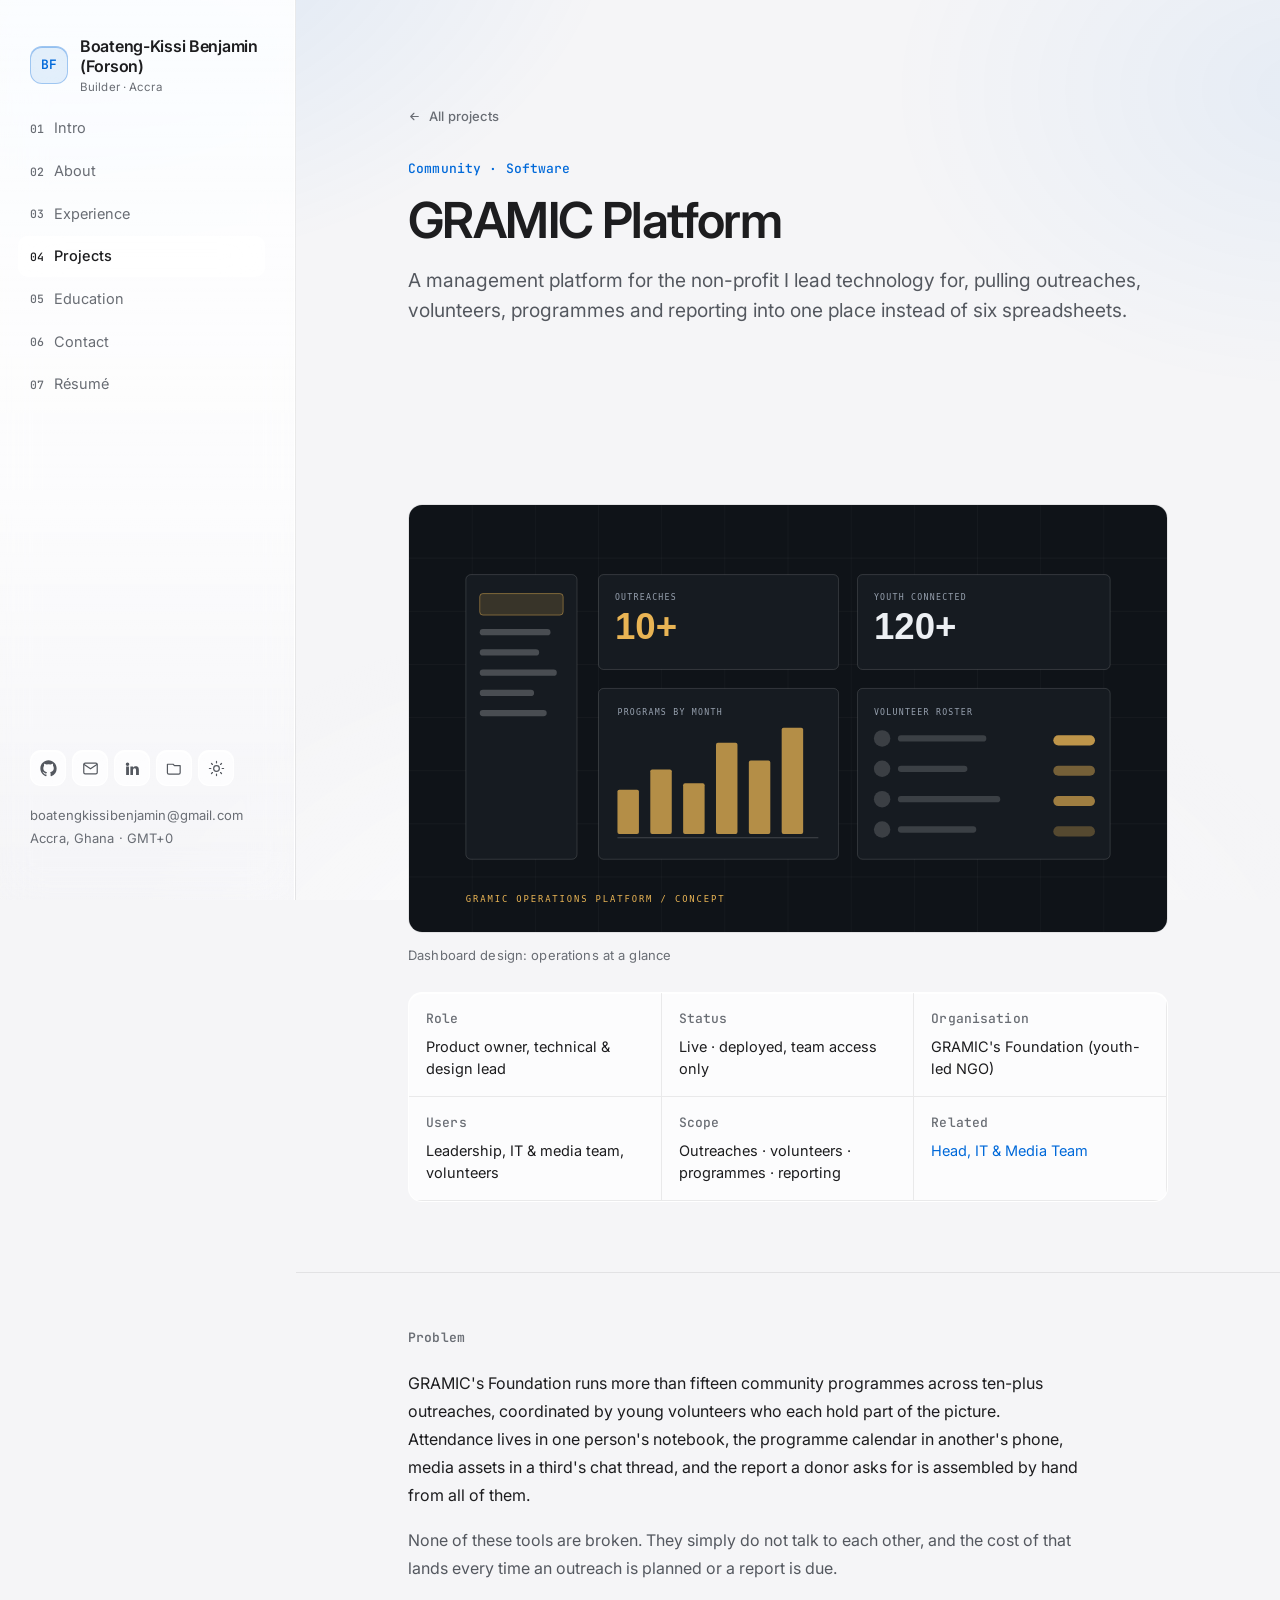
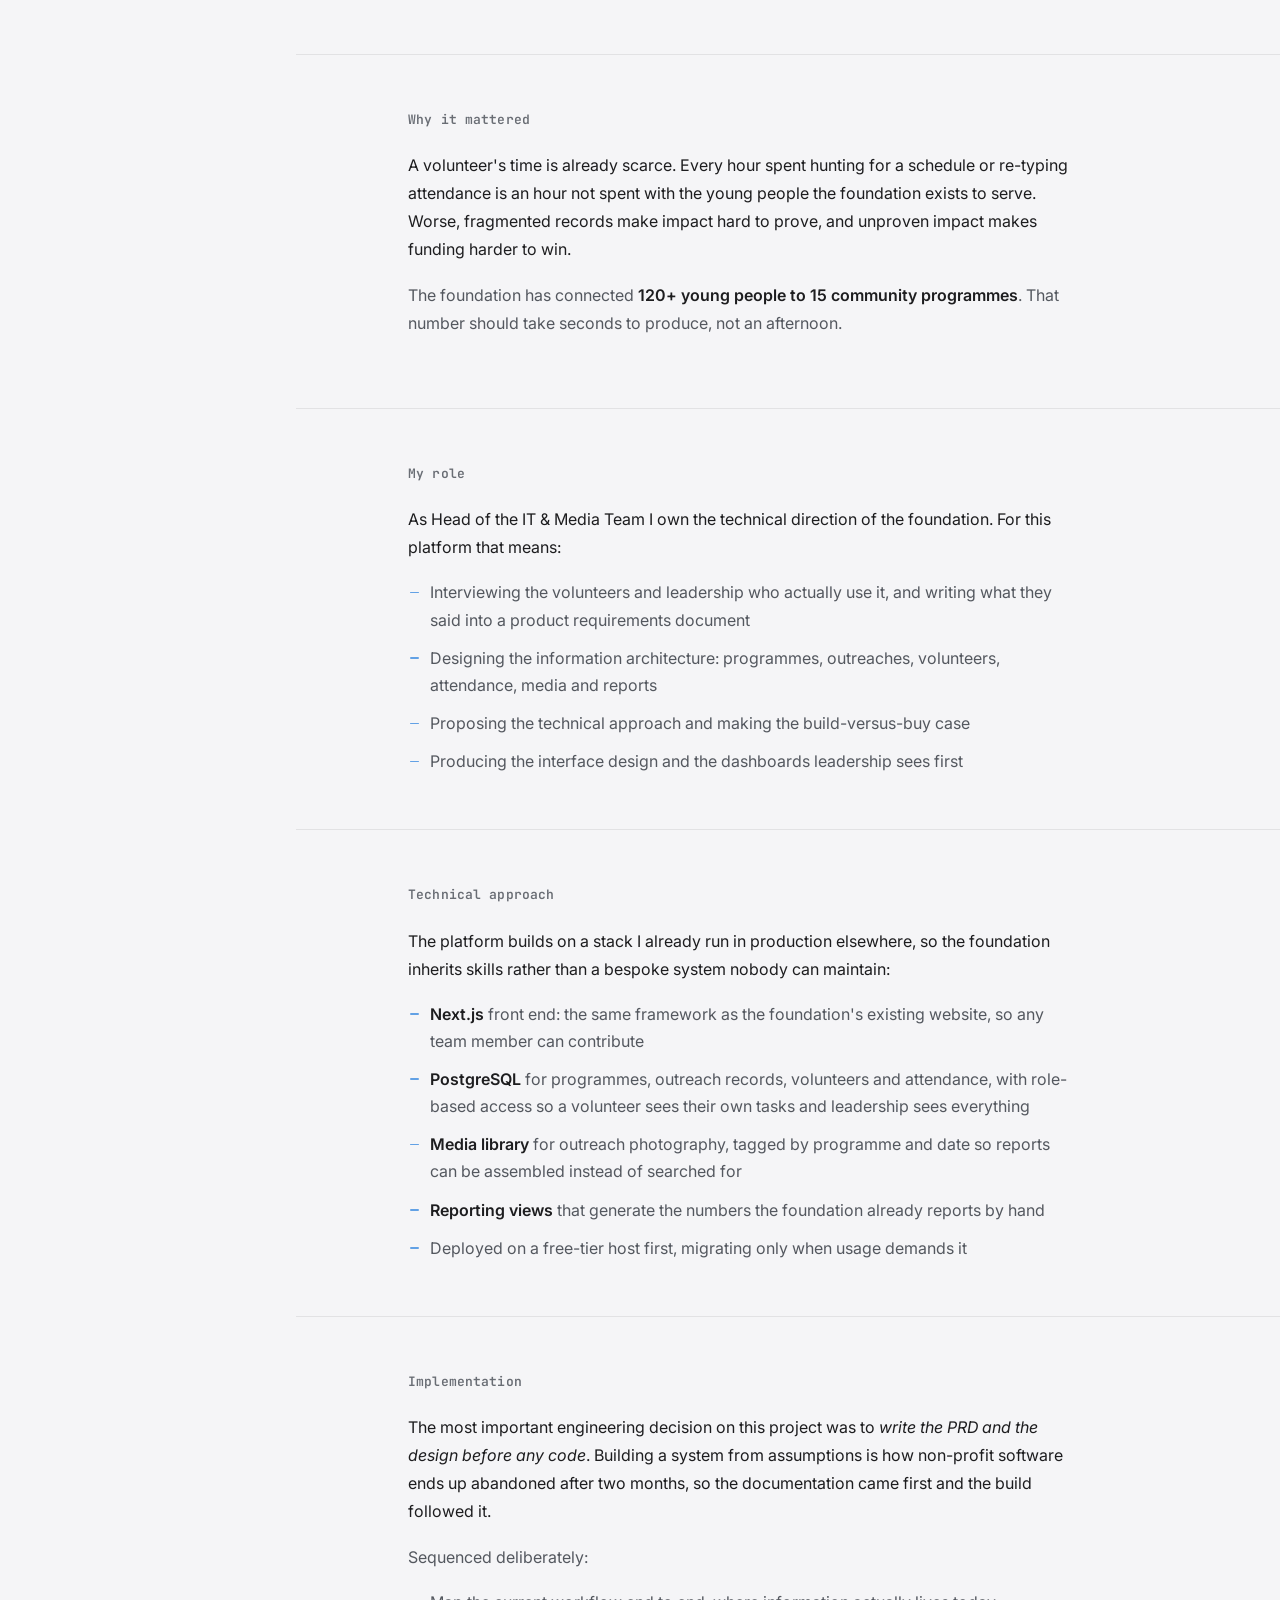
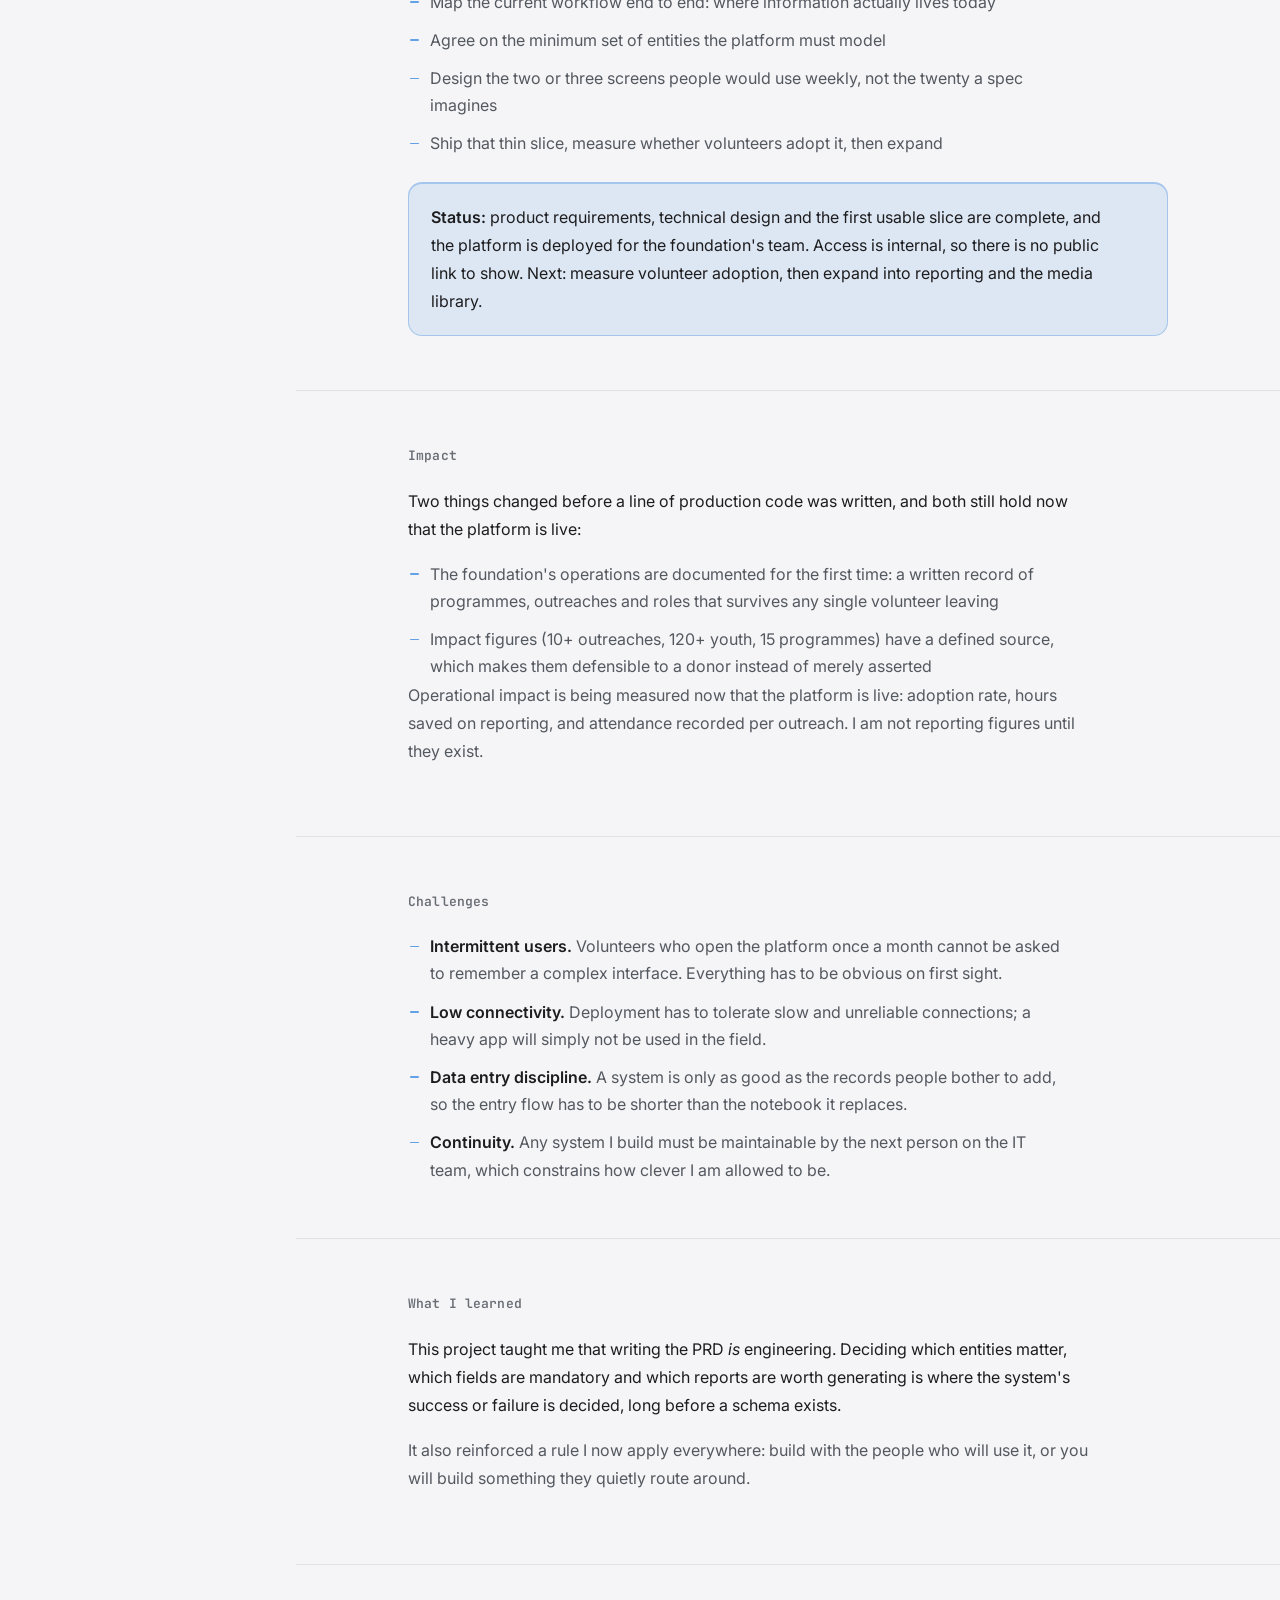
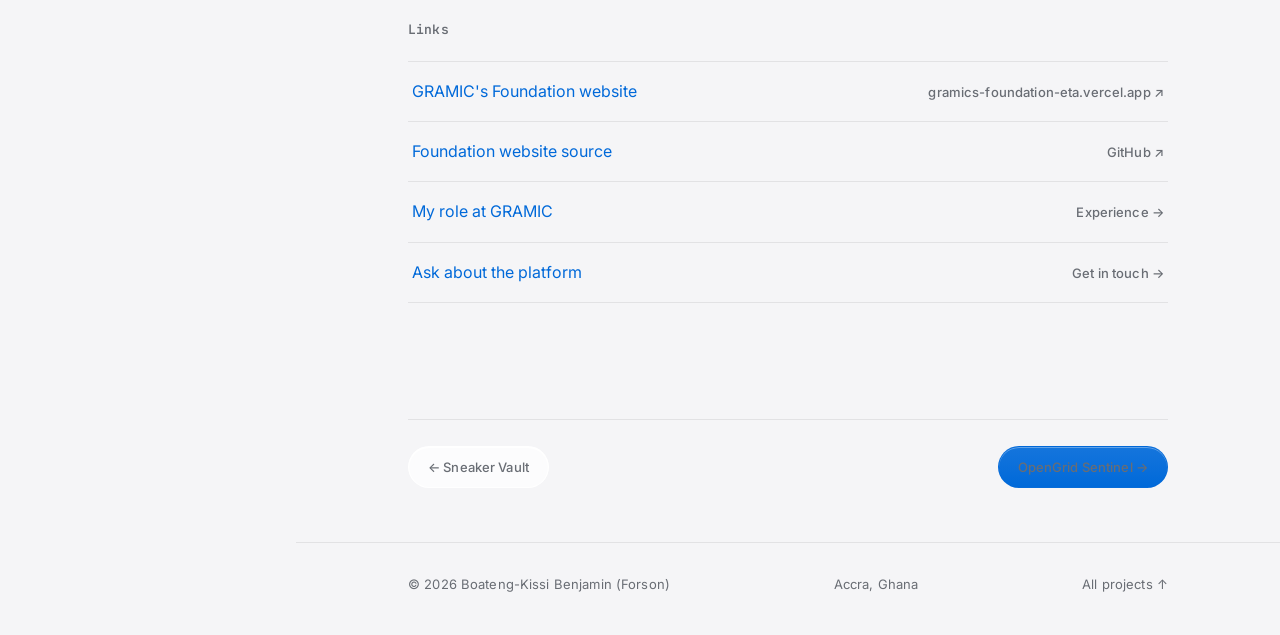
<file: projects/gramic-platform.html>
<!DOCTYPE html>
<html lang="en" data-theme="light">
<head>
<meta charset="utf-8">
<meta name="viewport" content="width=device-width, initial-scale=1">
<title>GRAMIC Platform — Case study &mdash; Boateng-Kissi Benjamin (Forson)</title>
<meta name="description" content="A management platform for GRAMIC&#x27;s Foundation: outreaches, volunteers, programmes and reporting in one place instead of six spreadsheets.">
<meta name="theme-color" content="#f5f5f7">
<link rel="icon" href="../assets/favicon.svg" type="image/svg+xml">
<meta property="og:type" content="article">
<meta property="og:title" content="GRAMIC Platform — Case study">
<meta property="og:description" content="Software designed with the volunteers who will use it every day.">
<meta property="og:image" content="https://jayminforson.github.io/portfolio/assets/img/og-cover.png">
<meta name="twitter:card" content="summary_large_image">
<link rel="preconnect" href="https://fonts.googleapis.com">
<link rel="preconnect" href="https://fonts.gstatic.com" crossorigin>
<link href="https://fonts.googleapis.com/css2?family=Inter:wght@400;500;600&family=JetBrains+Mono:wght@400;500&display=swap" rel="stylesheet">
<link rel="stylesheet" href="../assets/css/styles.css">
</head>
<body>
<a class="skip-link" href="#main">Skip to content</a>

<header class="topbar">
  <a class="brandmark" href="../index.html">
    <span class="mono-badge" aria-hidden="true">BF</span>
    <span class="brandtext">B. Forson<span>Builder</span></span>
  </a>
  <div class="topbar-actions">
    <button class="iconbtn" data-theme-toggle type="button" aria-label="Switch to dark theme">
      <svg class="moon" viewBox="0 0 24 24" fill="none" stroke="currentColor" stroke-width="1.7" stroke-linecap="round" stroke-linejoin="round" aria-hidden="true"><path d="M21 12.79A9 9 0 1 1 11.21 3 7 7 0 0 0 21 12.79z"/></svg>
      <svg class="sun" viewBox="0 0 24 24" fill="none" stroke="currentColor" stroke-width="1.7" stroke-linecap="round" stroke-linejoin="round" aria-hidden="true"><circle cx="12" cy="12" r="4"/><path d="M12 2v2M12 20v2M4.9 4.9l1.4 1.4M17.7 17.7l1.4 1.4M2 12h2M20 12h2M4.9 19.1l1.4-1.4M17.7 6.3l1.4-1.4"/></svg>
    </button>
    <button class="iconbtn" id="menuBtn" type="button" aria-label="Open menu" aria-expanded="false" aria-controls="mobileNav">
      <svg viewBox="0 0 24 24" fill="none" stroke="currentColor" stroke-width="1.8" stroke-linecap="round" aria-hidden="true"><path d="M4 7h16M4 12h16M4 17h16"/></svg>
    </button>
  </div>
</header>

<nav id="mobileNav" aria-label="Primary">
  <div class="nav">
    <a href="../index.html"><i>01</i> Intro</a>
    <a href="../index.html#about"><i>02</i> About</a>
    <a href="../index.html#experience"><i>03</i> Experience</a>
    <a href="../index.html#projects"><i>04</i> Projects</a>
    <a href="../index.html#education"><i>05</i> Education</a>
    <a href="../index.html#contact"><i>06</i> Contact</a>
    <a href="../resume.html"><i>07</i> Résumé</a>
  </div>
</nav>

<aside class="sidebar">
  <div>
    <div class="brandmark">
      <span class="mono-badge" aria-hidden="true">BF</span>
      <span class="brandtext">Boateng-Kissi Benjamin (Forson)<span>Builder · Accra</span></span>
    </div>
    <nav class="nav" aria-label="Sections">
      <a href="../index.html#intro"><i>01</i> Intro</a>
      <a href="../index.html#about"><i>02</i> About</a>
      <a href="../index.html#experience"><i>03</i> Experience</a>
      <a href="../index.html#projects" class="is-active"><i>04</i> Projects</a>
      <a href="../index.html#education"><i>05</i> Education</a>
      <a href="../index.html#contact"><i>06</i> Contact</a>
      <a href="../resume.html"><i>07</i> Résumé</a>
    </nav>
  </div>

  <div class="sidefoot">
    <div class="socials">
      <a class="iconbtn" href="https://github.com/jayminforson" target="_blank" rel="noopener" aria-label="GitHub">
        <svg viewBox="0 0 24 24" fill="currentColor" aria-hidden="true"><path d="M12 .5C5.73.5.5 5.73.5 12.02c0 5.1 3.29 9.42 7.86 10.95.58.11.79-.25.79-.56v-2c-3.2.7-3.87-1.54-3.87-1.54-.53-1.34-1.29-1.7-1.29-1.7-1.05-.72.08-.7.08-.7 1.16.08 1.77 1.2 1.77 1.2 1.03 1.77 2.7 1.26 3.36.96.1-.75.4-1.26.73-1.55-2.55-.29-5.24-1.28-5.24-5.7 0-1.26.45-2.29 1.19-3.1-.12-.29-.52-1.46.11-3.05 0 0 .97-.31 3.18 1.18a11 11 0 0 1 5.8 0c2.2-1.49 3.17-1.18 3.17-1.18.63 1.59.23 2.76.12 3.05.74.81 1.18 1.84 1.18 3.1 0 4.43-2.69 5.4-5.25 5.69.41.36.78 1.06.78 2.14v3.17c0 .31.21.68.8.56A11.53 11.53 0 0 0 23.5 12.02C23.5 5.73 18.27.5 12 .5z"/></svg>
      </a>
      <a class="iconbtn" href="mailto:boatengkissibenjamin@gmail.com" aria-label="Email">
        <svg viewBox="0 0 24 24" fill="none" stroke="currentColor" stroke-width="1.7" stroke-linecap="round" stroke-linejoin="round" aria-hidden="true"><rect x="2.5" y="4.5" width="19" height="15" rx="2"/><path d="m3 6.5 9 6 9-6"/></svg>
      </a>
      <a class="iconbtn" href="https://www.linkedin.com/in/boateng-kissi-benjaminamin" target="_blank" rel="noopener" aria-label="LinkedIn">
        <svg viewBox="0 0 24 24" fill="currentColor" aria-hidden="true"><path d="M4.98 3.5a2.5 2.5 0 1 1 0 5 2.5 2.5 0 0 1 0-5zM3 9h4v12H3zM9 9h3.8v1.7h.05c.53-.95 1.83-1.95 3.77-1.95C20.4 8.75 21 11.1 21 14.2V21h-4v-6c0-1.43-.03-3.27-2-3.27-2 0-2.3 1.56-2.3 3.17V21H9z"/></svg>
      </a>
      <a class="iconbtn" href="../index.html#projects" aria-label="All projects">
        <svg viewBox="0 0 24 24" fill="none" stroke="currentColor" stroke-width="1.7" stroke-linecap="round" stroke-linejoin="round" aria-hidden="true"><path d="M4 6h6l2 2h8v10a2 2 0 0 1-2 2H4a2 2 0 0 1-2-2V6z"/></svg>
      </a>
      <button class="iconbtn" data-theme-toggle type="button" aria-label="Switch to dark theme">
        <svg class="moon" viewBox="0 0 24 24" fill="none" stroke="currentColor" stroke-width="1.7" stroke-linecap="round" stroke-linejoin="round" aria-hidden="true"><path d="M21 12.79A9 9 0 1 1 11.21 3 7 7 0 0 0 21 12.79z"/></svg>
        <svg class="sun" viewBox="0 0 24 24" fill="none" stroke="currentColor" stroke-width="1.7" stroke-linecap="round" stroke-linejoin="round" aria-hidden="true"><circle cx="12" cy="12" r="4"/><path d="M12 2v2M12 20v2M4.9 4.9l1.4 1.4M17.7 17.7l1.4 1.4M2 12h2M20 12h2M4.9 19.1l1.4-1.4M17.7 6.3l1.4-1.4"/></svg>
      </button>
    </div>
    <p class="sideline">boatengkissibenjamin@gmail.com<br>Accra, Ghana · GMT+0</p>
  </div>
</aside>

<div class="shell">
<main class="main cs" id="main">

  <section class="section cs-top">
    <div class="wrap">
      <a class="backlink" href="../index.html#projects">
        <svg viewBox="0 0 24 24" fill="none" stroke="currentColor" stroke-width="2" stroke-linecap="round" stroke-linejoin="round" aria-hidden="true"><path d="M19 12H5M11 18l-6-6 6-6"/></svg>
        All projects
      </a>
      <p class="cs-kicker">Community · Software</p>
      <h1>GRAMIC Platform</h1>
      <p class="lede">A management platform for the non-profit I lead technology for, pulling outreaches, volunteers, programmes and reporting into one place instead of six spreadsheets.</p>
    </div>
  </section>

  <section class="section section--tight">
    <div class="wrap cs-hero">
      <figure class="frame">
        <img src="../assets/covers/gramic-platform.svg" alt="GRAMIC operations dashboard showing outreach metrics, charts and volunteer roster" width="1200" height="675">
        <figcaption>Dashboard design: operations at a glance</figcaption>
      </figure>

      <dl class="spec">
        <div><dt>Role</dt><dd>Product owner, technical &amp; design lead</dd></div>
        <div><dt>Status</dt><dd>Live · deployed, team access only</dd></div>
        <div><dt>Organisation</dt><dd>GRAMIC's Foundation (youth-led NGO)</dd></div>
        <div><dt>Users</dt><dd>Leadership, IT &amp; media team, volunteers</dd></div>
        <div><dt>Scope</dt><dd>Outreaches · volunteers · programmes · reporting</dd></div>
        <div><dt>Related</dt><dd><a class="accent" href="../index.html#experience">Head, IT &amp; Media Team</a></dd></div>
      </dl>
    </div>
  </section>

  <section class="case-section">
    <div class="wrap case-grid">
      <h2>Problem</h2>
      <div class="case-body">
        <p>GRAMIC's Foundation runs more than fifteen community programmes across ten-plus outreaches, coordinated by young volunteers who each hold part of the picture. Attendance lives in one person's notebook, the programme calendar in another's phone, media assets in a third's chat thread, and the report a donor asks for is assembled by hand from all of them.</p>
        <p>None of these tools are broken. They simply do not talk to each other, and the cost of that lands every time an outreach is planned or a report is due.</p>
      </div>
    </div>
  </section>

  <section class="case-section">
    <div class="wrap case-grid">
      <h2>Why it mattered</h2>
      <div class="case-body">
        <p>A volunteer's time is already scarce. Every hour spent hunting for a schedule or re-typing attendance is an hour not spent with the young people the foundation exists to serve. Worse, fragmented records make impact hard to prove, and unproven impact makes funding harder to win.</p>
        <p>The foundation has connected <strong>120+ young people to 15 community programmes</strong>. That number should take seconds to produce, not an afternoon.</p>
      </div>
    </div>
  </section>

  <section class="case-section">
    <div class="wrap case-grid">
      <h2>My role</h2>
      <div class="case-body">
        <p>As Head of the IT &amp; Media Team I own the technical direction of the foundation. For this platform that means:</p>
        <ul>
          <li>Interviewing the volunteers and leadership who actually use it, and writing what they said into a product requirements document</li>
          <li>Designing the information architecture: programmes, outreaches, volunteers, attendance, media and reports</li>
          <li>Proposing the technical approach and making the build-versus-buy case</li>
          <li>Producing the interface design and the dashboards leadership sees first</li>
        </ul>
      </div>
    </div>
  </section>

  <section class="case-section">
    <div class="wrap case-grid">
      <h2>Technical approach</h2>
      <div class="case-body">
        <p>The platform builds on a stack I already run in production elsewhere, so the foundation inherits skills rather than a bespoke system nobody can maintain:</p>
        <ul>
          <li><strong>Next.js</strong> front end: the same framework as the foundation's existing website, so any team member can contribute</li>
          <li><strong>PostgreSQL</strong> for programmes, outreach records, volunteers and attendance, with role-based access so a volunteer sees their own tasks and leadership sees everything</li>
          <li><strong>Media library</strong> for outreach photography, tagged by programme and date so reports can be assembled instead of searched for</li>
          <li><strong>Reporting views</strong> that generate the numbers the foundation already reports by hand</li>
          <li>Deployed on a free-tier host first, migrating only when usage demands it</li>
        </ul>
      </div>
    </div>
  </section>

  <section class="case-section">
    <div class="wrap case-grid">
      <h2>Implementation</h2>
      <div class="case-body">
        <p>The most important engineering decision on this project was to <em>write the PRD and the design before any code</em>. Building a system from assumptions is how non-profit software ends up abandoned after two months, so the documentation came first and the build followed it.</p>
        <p>Sequenced deliberately:</p>
        <ul>
          <li>Map the current workflow end to end: where information actually lives today</li>
          <li>Agree on the minimum set of entities the platform must model</li>
          <li>Design the two or three screens people would use weekly, not the twenty a spec imagines</li>
          <li>Ship that thin slice, measure whether volunteers adopt it, then expand</li>
        </ul>
        <div class="callout">
          <p><strong>Status:</strong> product requirements, technical design and the first usable slice are complete, and the platform is deployed for the foundation's team. Access is internal, so there is no public link to show. Next: measure volunteer adoption, then expand into reporting and the media library.</p>
        </div>
      </div>
    </div>
  </section>

  <section class="case-section">
    <div class="wrap case-grid">
      <h2>Impact</h2>
      <div class="case-body">
        <p>Two things changed before a line of production code was written, and both still hold now that the platform is live:</p>
        <ul>
          <li>The foundation's operations are documented for the first time: a written record of programmes, outreaches and roles that survives any single volunteer leaving</li>
          <li>Impact figures (10+ outreaches, 120+ youth, 15 programmes) have a defined source, which makes them defensible to a donor instead of merely asserted</li>
        </ul>
        <p>Operational impact is being measured now that the platform is live: adoption rate, hours saved on reporting, and attendance recorded per outreach. I am not reporting figures until they exist.</p>
      </div>
    </div>
  </section>

  <section class="case-section">
    <div class="wrap case-grid">
      <h2>Challenges</h2>
      <div class="case-body">
        <ul>
          <li><strong>Intermittent users.</strong> Volunteers who open the platform once a month cannot be asked to remember a complex interface. Everything has to be obvious on first sight.</li>
          <li><strong>Low connectivity.</strong> Deployment has to tolerate slow and unreliable connections; a heavy app will simply not be used in the field.</li>
          <li><strong>Data entry discipline.</strong> A system is only as good as the records people bother to add, so the entry flow has to be shorter than the notebook it replaces.</li>
          <li><strong>Continuity.</strong> Any system I build must be maintainable by the next person on the IT team, which constrains how clever I am allowed to be.</li>
        </ul>
      </div>
    </div>
  </section>

  <section class="case-section">
    <div class="wrap case-grid">
      <h2>What I learned</h2>
      <div class="case-body">
        <p>This project taught me that writing the PRD <em>is</em> engineering. Deciding which entities matter, which fields are mandatory and which reports are worth generating is where the system's success or failure is decided, long before a schema exists.</p>
        <p>It also reinforced a rule I now apply everywhere: build with the people who will use it, or you will build something they quietly route around.</p>
      </div>
    </div>
  </section>

  <section class="case-section">
    <div class="wrap case-grid">
      <h2>Links</h2>
      <div class="case-body">
        <div class="linklist">
          <a href="https://gramics-foundation-eta.vercel.app" target="_blank" rel="noopener">GRAMIC's Foundation website <span>gramics-foundation-eta.vercel.app ↗</span></a>
          <a href="https://github.com/jayminforson/GRAMICs-Foundation-site" target="_blank" rel="noopener">Foundation website source <span>GitHub ↗</span></a>
          <a href="../index.html#experience">My role at GRAMIC <span>Experience →</span></a>
          <a href="../index.html#contact">Ask about the platform <span>Get in touch →</span></a>
        </div>
      </div>
    </div>
  </section>

  <section class="section section--tight">
    <div class="wrap">
      <nav class="case-nav" aria-label="Project navigation">
        <a class="btn btn--ghost" href="sneakervault.html">← Sneaker Vault</a>
        <a class="btn btn--primary" href="opengrid-sentinel.html">OpenGrid Sentinel →</a>
      </nav>
    </div>
  </section>


</main>

  <footer class="site-footer">
    <div class="wrap">
      <div class="footline">
        <span>&copy; <span data-year>2026</span> Boateng-Kissi Benjamin (Forson)</span>
        <span>Accra, Ghana</span>
        <a href="../index.html#projects">All projects ↑</a>
      </div>
    </div>
  </footer>
</div>

<script src="../assets/js/main.js" defer></script>
</body>
</html>
</file>
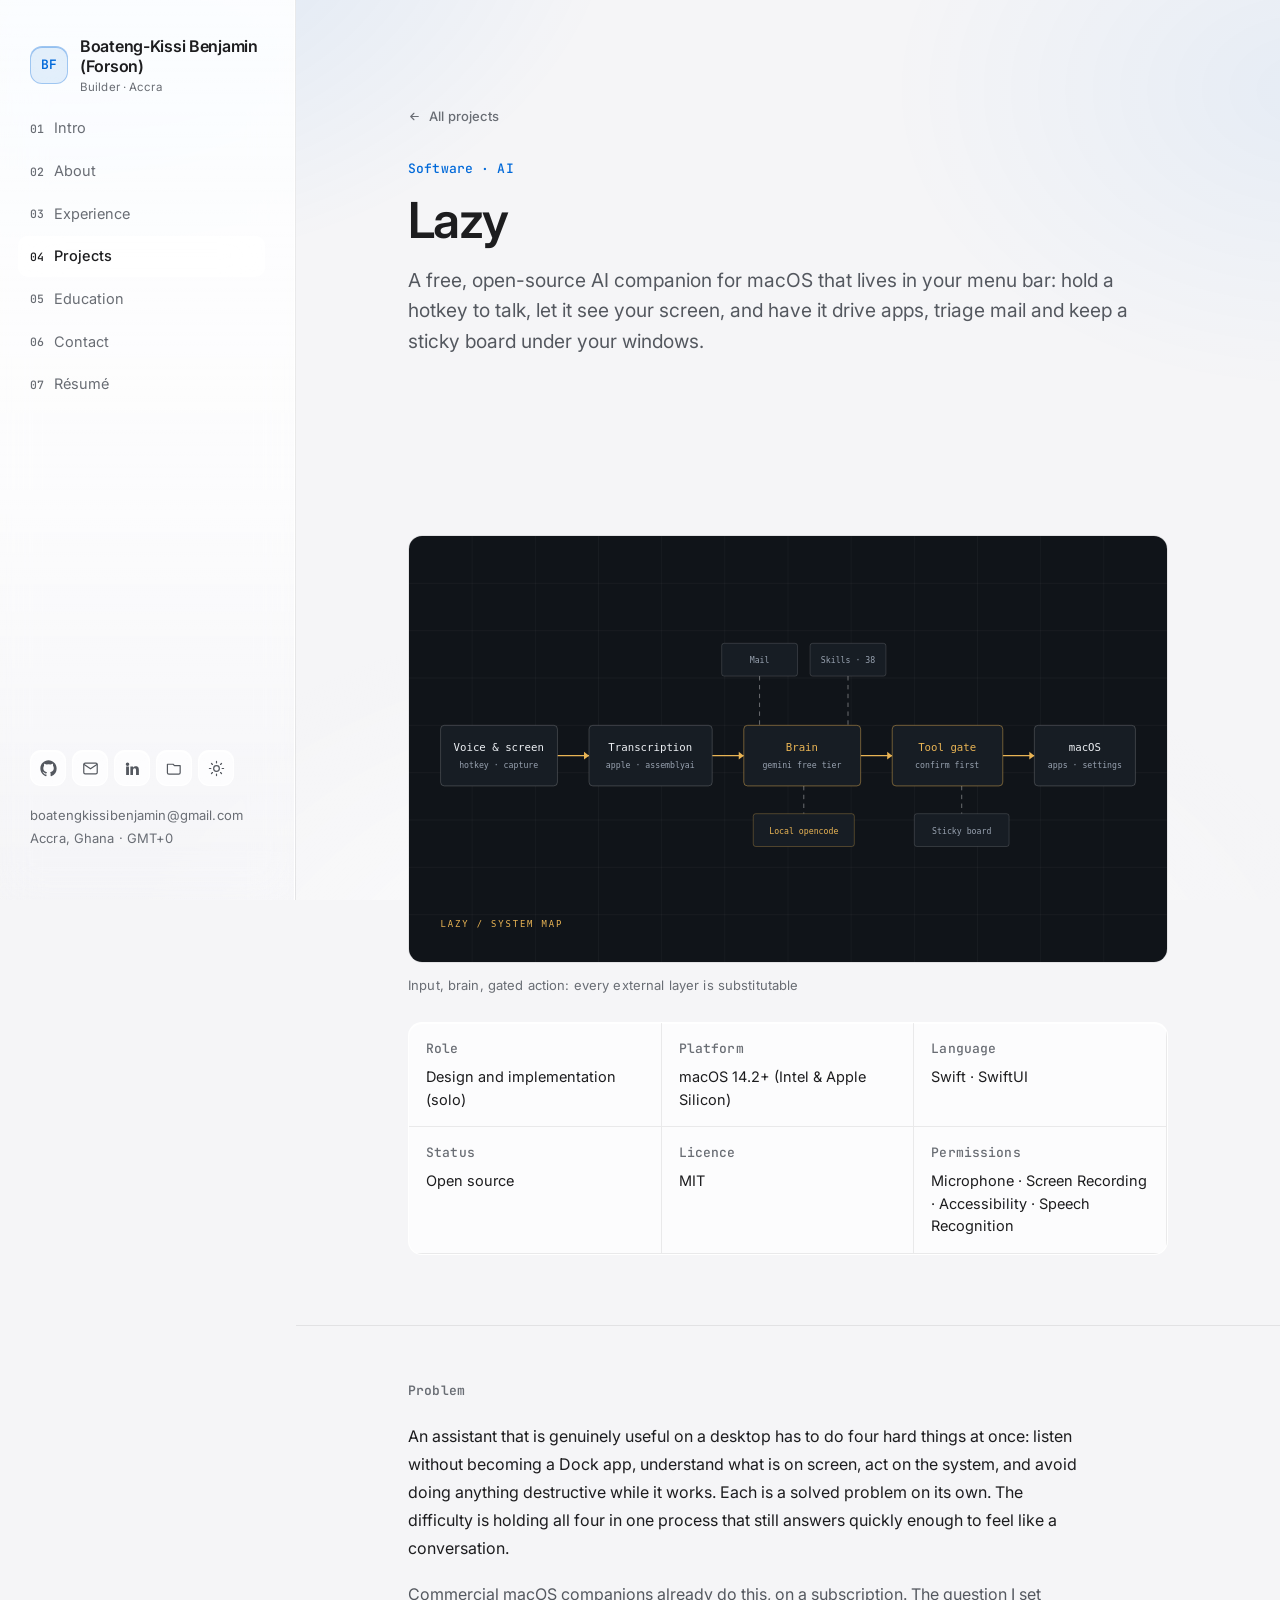
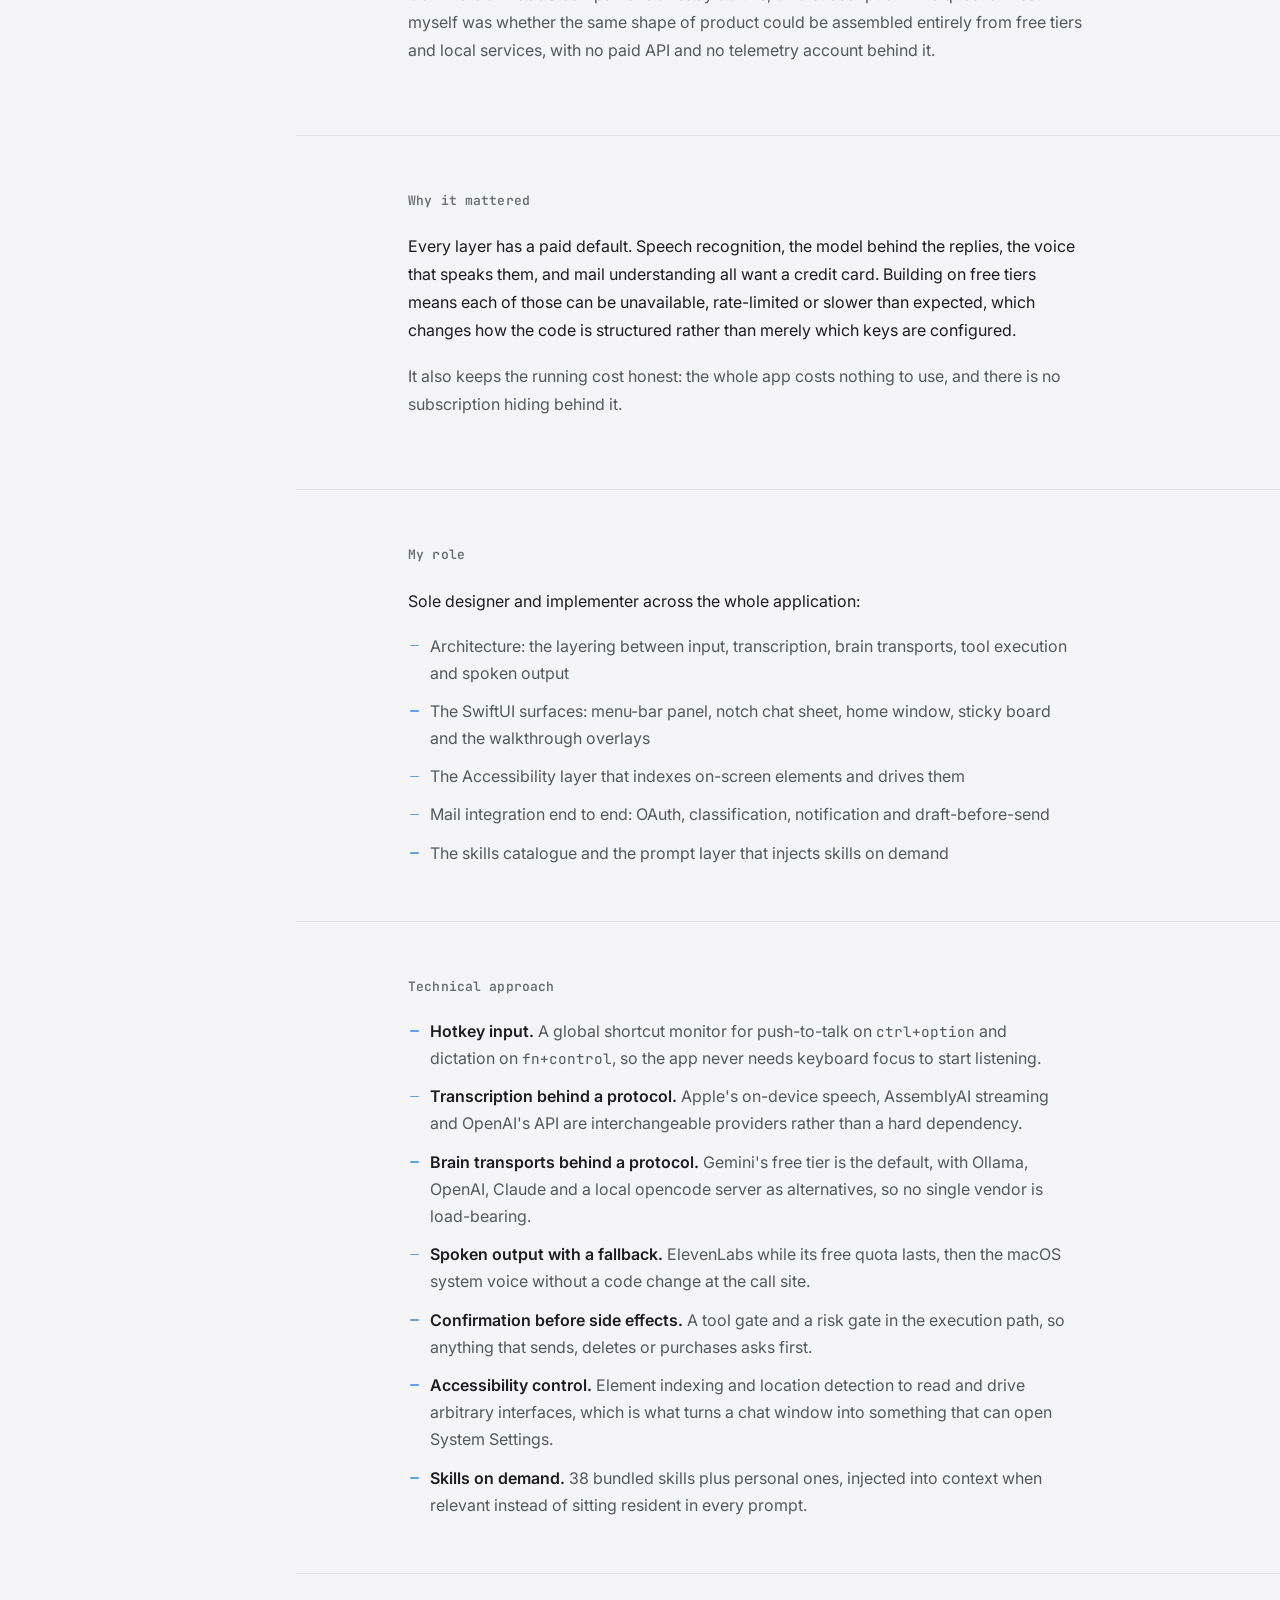
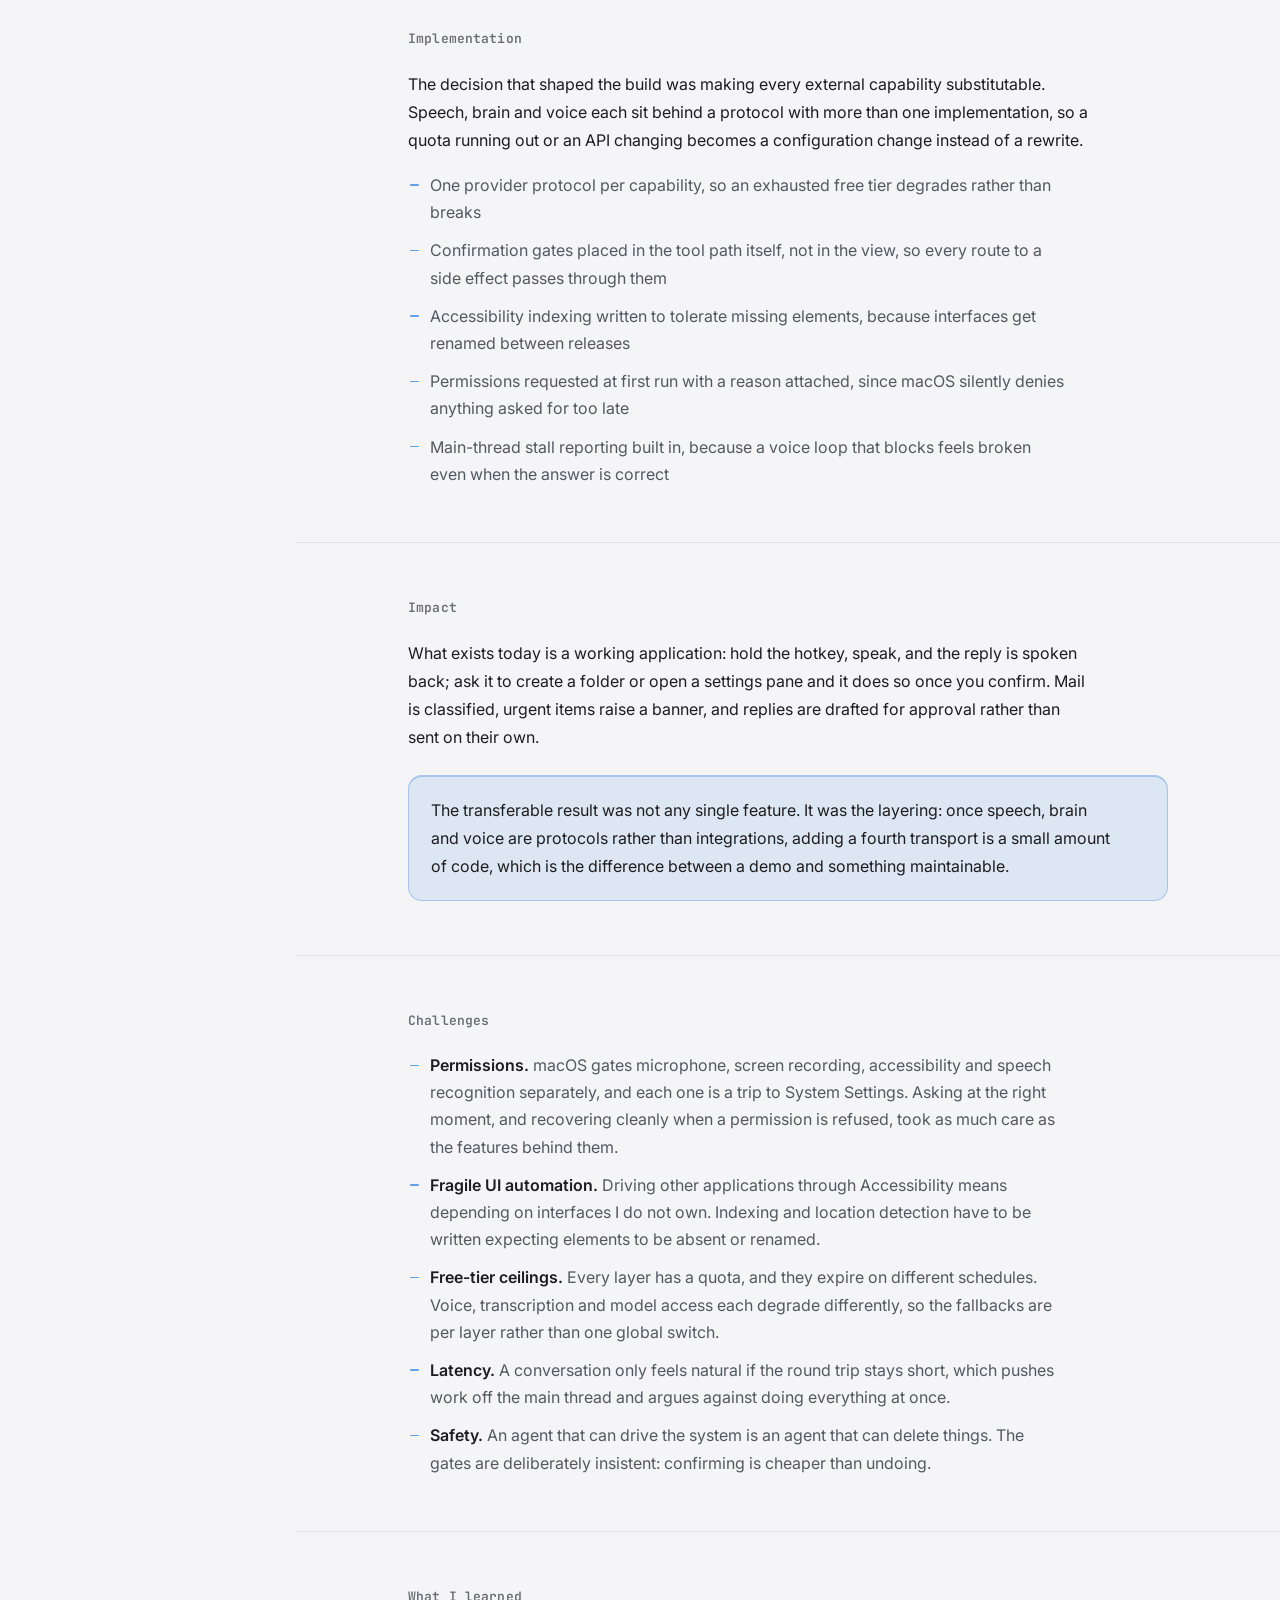
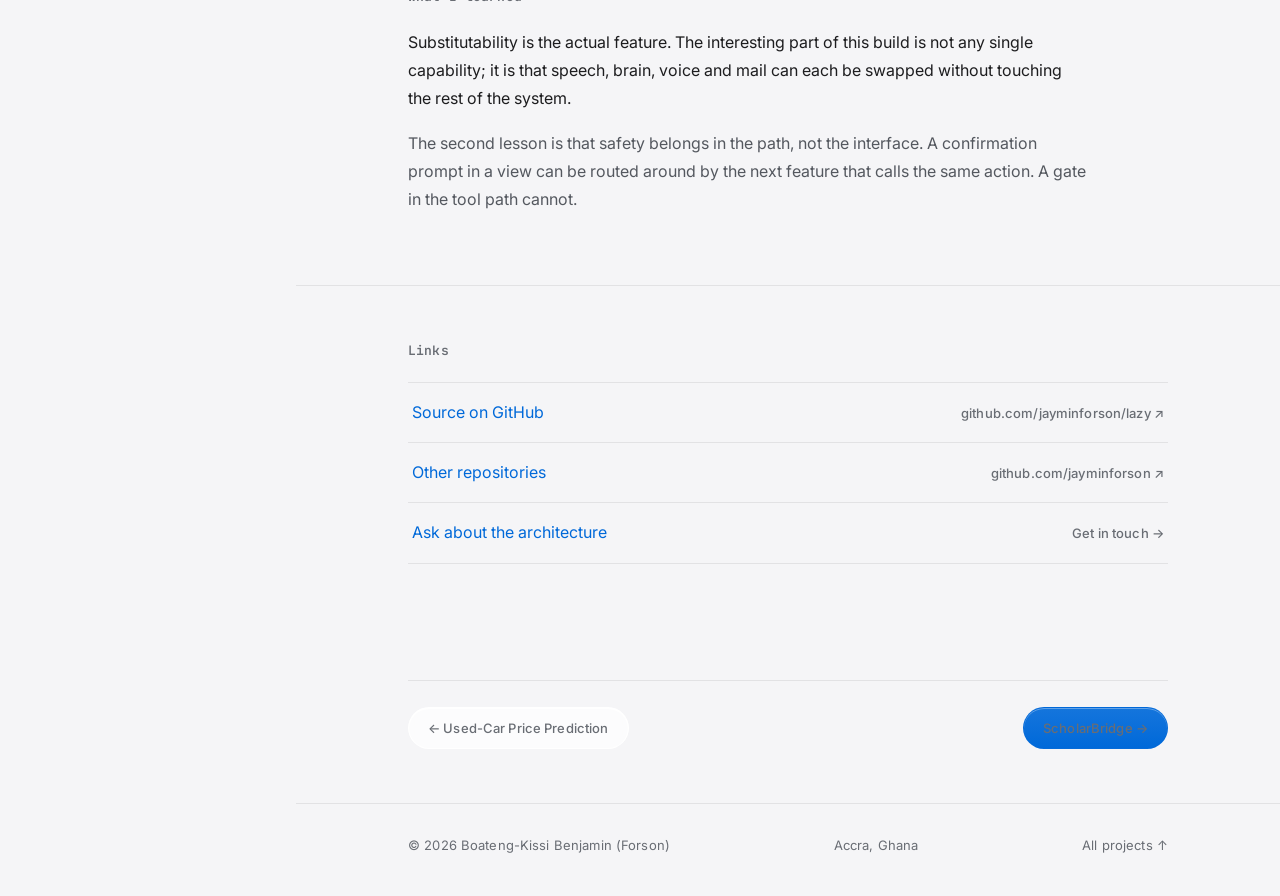
<file: projects/lazy.html>
<!DOCTYPE html>
<html lang="en" data-theme="light">
<head>
<meta charset="utf-8">
<meta name="viewport" content="width=device-width, initial-scale=1">
<title>Lazy — Case study &mdash; Boateng-Kissi Benjamin (Forson)</title>
<meta name="description" content="Lazy: a free, open-source AI companion for macOS with voice chat, screen awareness, agent runs behind confirmation gates, mail triage and a desktop sticky board.">
<meta name="theme-color" content="#f5f5f7">
<link rel="icon" href="../assets/favicon.svg" type="image/svg+xml">
<meta property="og:type" content="article">
<meta property="og:title" content="Lazy — Case study">
<meta property="og:description" content="A menu-bar AI companion for macOS, assembled entirely from free tiers and local services.">
<meta property="og:image" content="https://jayminforson.github.io/portfolio/assets/img/og-cover.png">
<meta name="twitter:card" content="summary_large_image">
<link rel="preconnect" href="https://fonts.googleapis.com">
<link rel="preconnect" href="https://fonts.gstatic.com" crossorigin>
<link href="https://fonts.googleapis.com/css2?family=Inter:wght@400;500;600&family=JetBrains+Mono:wght@400;500&display=swap" rel="stylesheet">
<link rel="stylesheet" href="../assets/css/styles.css">
</head>
<body>
<a class="skip-link" href="#main">Skip to content</a>

<header class="topbar">
  <a class="brandmark" href="../index.html">
    <span class="mono-badge" aria-hidden="true">BF</span>
    <span class="brandtext">B. Forson<span>Builder</span></span>
  </a>
  <div class="topbar-actions">
    <button class="iconbtn" data-theme-toggle type="button" aria-label="Switch to dark theme">
      <svg class="moon" viewBox="0 0 24 24" fill="none" stroke="currentColor" stroke-width="1.7" stroke-linecap="round" stroke-linejoin="round" aria-hidden="true"><path d="M21 12.79A9 9 0 1 1 11.21 3 7 7 0 0 0 21 12.79z"/></svg>
      <svg class="sun" viewBox="0 0 24 24" fill="none" stroke="currentColor" stroke-width="1.7" stroke-linecap="round" stroke-linejoin="round" aria-hidden="true"><circle cx="12" cy="12" r="4"/><path d="M12 2v2M12 20v2M4.9 4.9l1.4 1.4M17.7 17.7l1.4 1.4M2 12h2M20 12h2M4.9 19.1l1.4-1.4M17.7 6.3l1.4-1.4"/></svg>
    </button>
    <button class="iconbtn" id="menuBtn" type="button" aria-label="Open menu" aria-expanded="false" aria-controls="mobileNav">
      <svg viewBox="0 0 24 24" fill="none" stroke="currentColor" stroke-width="1.8" stroke-linecap="round" aria-hidden="true"><path d="M4 7h16M4 12h16M4 17h16"/></svg>
    </button>
  </div>
</header>

<nav id="mobileNav" aria-label="Primary">
  <div class="nav">
    <a href="../index.html"><i>01</i> Intro</a>
    <a href="../index.html#about"><i>02</i> About</a>
    <a href="../index.html#experience"><i>03</i> Experience</a>
    <a href="../index.html#projects"><i>04</i> Projects</a>
    <a href="../index.html#education"><i>05</i> Education</a>
    <a href="../index.html#contact"><i>06</i> Contact</a>
    <a href="../resume.html"><i>07</i> Résumé</a>
  </div>
</nav>

<aside class="sidebar">
  <div>
    <div class="brandmark">
      <span class="mono-badge" aria-hidden="true">BF</span>
      <span class="brandtext">Boateng-Kissi Benjamin (Forson)<span>Builder · Accra</span></span>
    </div>
    <nav class="nav" aria-label="Sections">
      <a href="../index.html#intro"><i>01</i> Intro</a>
      <a href="../index.html#about"><i>02</i> About</a>
      <a href="../index.html#experience"><i>03</i> Experience</a>
      <a href="../index.html#projects" class="is-active"><i>04</i> Projects</a>
      <a href="../index.html#education"><i>05</i> Education</a>
      <a href="../index.html#contact"><i>06</i> Contact</a>
      <a href="../resume.html"><i>07</i> Résumé</a>
    </nav>
  </div>

  <div class="sidefoot">
    <div class="socials">
      <a class="iconbtn" href="https://github.com/jayminforson" target="_blank" rel="noopener" aria-label="GitHub">
        <svg viewBox="0 0 24 24" fill="currentColor" aria-hidden="true"><path d="M12 .5C5.73.5.5 5.73.5 12.02c0 5.1 3.29 9.42 7.86 10.95.58.11.79-.25.79-.56v-2c-3.2.7-3.87-1.54-3.87-1.54-.53-1.34-1.29-1.7-1.29-1.7-1.05-.72.08-.7.08-.7 1.16.08 1.77 1.2 1.77 1.2 1.03 1.77 2.7 1.26 3.36.96.1-.75.4-1.26.73-1.55-2.55-.29-5.24-1.28-5.24-5.7 0-1.26.45-2.29 1.19-3.1-.12-.29-.52-1.46.11-3.05 0 0 .97-.31 3.18 1.18a11 11 0 0 1 5.8 0c2.2-1.49 3.17-1.18 3.17-1.18.63 1.59.23 2.76.12 3.05.74.81 1.18 1.84 1.18 3.1 0 4.43-2.69 5.4-5.25 5.69.41.36.78 1.06.78 2.14v3.17c0 .31.21.68.8.56A11.53 11.53 0 0 0 23.5 12.02C23.5 5.73 18.27.5 12 .5z"/></svg>
      </a>
      <a class="iconbtn" href="mailto:boatengkissibenjamin@gmail.com" aria-label="Email">
        <svg viewBox="0 0 24 24" fill="none" stroke="currentColor" stroke-width="1.7" stroke-linecap="round" stroke-linejoin="round" aria-hidden="true"><rect x="2.5" y="4.5" width="19" height="15" rx="2"/><path d="m3 6.5 9 6 9-6"/></svg>
      </a>
      <a class="iconbtn" href="https://www.linkedin.com/in/boateng-kissi-benjaminamin" target="_blank" rel="noopener" aria-label="LinkedIn">
        <svg viewBox="0 0 24 24" fill="currentColor" aria-hidden="true"><path d="M4.98 3.5a2.5 2.5 0 1 1 0 5 2.5 2.5 0 0 1 0-5zM3 9h4v12H3zM9 9h3.8v1.7h.05c.53-.95 1.83-1.95 3.77-1.95C20.4 8.75 21 11.1 21 14.2V21h-4v-6c0-1.43-.03-3.27-2-3.27-2 0-2.3 1.56-2.3 3.17V21H9z"/></svg>
      </a>
      <a class="iconbtn" href="../index.html#projects" aria-label="All projects">
        <svg viewBox="0 0 24 24" fill="none" stroke="currentColor" stroke-width="1.7" stroke-linecap="round" stroke-linejoin="round" aria-hidden="true"><path d="M4 6h6l2 2h8v10a2 2 0 0 1-2 2H4a2 2 0 0 1-2-2V6z"/></svg>
      </a>
      <button class="iconbtn" data-theme-toggle type="button" aria-label="Switch to dark theme">
        <svg class="moon" viewBox="0 0 24 24" fill="none" stroke="currentColor" stroke-width="1.7" stroke-linecap="round" stroke-linejoin="round" aria-hidden="true"><path d="M21 12.79A9 9 0 1 1 11.21 3 7 7 0 0 0 21 12.79z"/></svg>
        <svg class="sun" viewBox="0 0 24 24" fill="none" stroke="currentColor" stroke-width="1.7" stroke-linecap="round" stroke-linejoin="round" aria-hidden="true"><circle cx="12" cy="12" r="4"/><path d="M12 2v2M12 20v2M4.9 4.9l1.4 1.4M17.7 17.7l1.4 1.4M2 12h2M20 12h2M4.9 19.1l1.4-1.4M17.7 6.3l1.4-1.4"/></svg>
      </button>
    </div>
    <p class="sideline">boatengkissibenjamin@gmail.com<br>Accra, Ghana · GMT+0</p>
  </div>
</aside>

<div class="shell">
<main class="main cs" id="main">

  <section class="section cs-top">
    <div class="wrap">
      <a class="backlink" href="../index.html#projects">
        <svg viewBox="0 0 24 24" fill="none" stroke="currentColor" stroke-width="2" stroke-linecap="round" stroke-linejoin="round" aria-hidden="true"><path d="M19 12H5M11 18l-6-6 6-6"/></svg>
        All projects
      </a>
      <p class="cs-kicker">Software · AI</p>
      <h1>Lazy</h1>
      <p class="lede">A free, open-source AI companion for macOS that lives in your menu bar: hold a hotkey to talk, let it see your screen, and have it drive apps, triage mail and keep a sticky board under your windows.</p>
    </div>
  </section>

  <section class="section section--tight">
    <div class="wrap cs-hero">
      <figure class="frame">
        <img src="../assets/covers/lazy.svg" alt="Lazy system map: voice and screen input flowing through transcription to the brain, then a tool gate and macOS, with mail, skills, a local opencode fallback and the sticky board attached" width="1200" height="675">
        <figcaption>Input, brain, gated action: every external layer is substitutable</figcaption>
      </figure>

      <dl class="spec">
        <div><dt>Role</dt><dd>Design and implementation (solo)</dd></div>
        <div><dt>Platform</dt><dd>macOS 14.2+ (Intel &amp; Apple Silicon)</dd></div>
        <div><dt>Language</dt><dd>Swift · SwiftUI</dd></div>
        <div><dt>Status</dt><dd>Open source</dd></div>
        <div><dt>Licence</dt><dd>MIT</dd></div>
        <div><dt>Permissions</dt><dd>Microphone · Screen Recording · Accessibility · Speech Recognition</dd></div>
      </dl>
    </div>
  </section>

  <section class="case-section">
    <div class="wrap case-grid">
      <h2>Problem</h2>
      <div class="case-body">
        <p>An assistant that is genuinely useful on a desktop has to do four hard things at once: listen without becoming a Dock app, understand what is on screen, act on the system, and avoid doing anything destructive while it works. Each is a solved problem on its own. The difficulty is holding all four in one process that still answers quickly enough to feel like a conversation.</p>
        <p>Commercial macOS companions already do this, on a subscription. The question I set myself was whether the same shape of product could be assembled entirely from free tiers and local services, with no paid API and no telemetry account behind it.</p>
      </div>
    </div>
  </section>

  <section class="case-section">
    <div class="wrap case-grid">
      <h2>Why it mattered</h2>
      <div class="case-body">
        <p>Every layer has a paid default. Speech recognition, the model behind the replies, the voice that speaks them, and mail understanding all want a credit card. Building on free tiers means each of those can be unavailable, rate-limited or slower than expected, which changes how the code is structured rather than merely which keys are configured.</p>
        <p>It also keeps the running cost honest: the whole app costs nothing to use, and there is no subscription hiding behind it.</p>
      </div>
    </div>
  </section>

  <section class="case-section">
    <div class="wrap case-grid">
      <h2>My role</h2>
      <div class="case-body">
        <p>Sole designer and implementer across the whole application:</p>
        <ul>
          <li>Architecture: the layering between input, transcription, brain transports, tool execution and spoken output</li>
          <li>The SwiftUI surfaces: menu-bar panel, notch chat sheet, home window, sticky board and the walkthrough overlays</li>
          <li>The Accessibility layer that indexes on-screen elements and drives them</li>
          <li>Mail integration end to end: OAuth, classification, notification and draft-before-send</li>
          <li>The skills catalogue and the prompt layer that injects skills on demand</li>
        </ul>
      </div>
    </div>
  </section>

  <section class="case-section">
    <div class="wrap case-grid">
      <h2>Technical approach</h2>
      <div class="case-body">
        <ul>
          <li><strong>Hotkey input.</strong> A global shortcut monitor for push-to-talk on <code>ctrl+option</code> and dictation on <code>fn+control</code>, so the app never needs keyboard focus to start listening.</li>
          <li><strong>Transcription behind a protocol.</strong> Apple's on-device speech, AssemblyAI streaming and OpenAI's API are interchangeable providers rather than a hard dependency.</li>
          <li><strong>Brain transports behind a protocol.</strong> Gemini's free tier is the default, with Ollama, OpenAI, Claude and a local opencode server as alternatives, so no single vendor is load-bearing.</li>
          <li><strong>Spoken output with a fallback.</strong> ElevenLabs while its free quota lasts, then the macOS system voice without a code change at the call site.</li>
          <li><strong>Confirmation before side effects.</strong> A tool gate and a risk gate in the execution path, so anything that sends, deletes or purchases asks first.</li>
          <li><strong>Accessibility control.</strong> Element indexing and location detection to read and drive arbitrary interfaces, which is what turns a chat window into something that can open System Settings.</li>
          <li><strong>Skills on demand.</strong> 38 bundled skills plus personal ones, injected into context when relevant instead of sitting resident in every prompt.</li>
        </ul>
      </div>
    </div>
  </section>

  <section class="case-section">
    <div class="wrap case-grid">
      <h2>Implementation</h2>
      <div class="case-body">
        <p>The decision that shaped the build was making every external capability substitutable. Speech, brain and voice each sit behind a protocol with more than one implementation, so a quota running out or an API changing becomes a configuration change instead of a rewrite.</p>
        <ul>
          <li>One provider protocol per capability, so an exhausted free tier degrades rather than breaks</li>
          <li>Confirmation gates placed in the tool path itself, not in the view, so every route to a side effect passes through them</li>
          <li>Accessibility indexing written to tolerate missing elements, because interfaces get renamed between releases</li>
          <li>Permissions requested at first run with a reason attached, since macOS silently denies anything asked for too late</li>
          <li>Main-thread stall reporting built in, because a voice loop that blocks feels broken even when the answer is correct</li>
        </ul>
      </div>
    </div>
  </section>

  <section class="case-section">
    <div class="wrap case-grid">
      <h2>Impact</h2>
      <div class="case-body">
        <p>What exists today is a working application: hold the hotkey, speak, and the reply is spoken back; ask it to create a folder or open a settings pane and it does so once you confirm. Mail is classified, urgent items raise a banner, and replies are drafted for approval rather than sent on their own.</p>
        <div class="callout">
          <p>The transferable result was not any single feature. It was the layering: once speech, brain and voice are protocols rather than integrations, adding a fourth transport is a small amount of code, which is the difference between a demo and something maintainable.</p>
        </div>
      </div>
    </div>
  </section>

  <section class="case-section">
    <div class="wrap case-grid">
      <h2>Challenges</h2>
      <div class="case-body">
        <ul>
          <li><strong>Permissions.</strong> macOS gates microphone, screen recording, accessibility and speech recognition separately, and each one is a trip to System Settings. Asking at the right moment, and recovering cleanly when a permission is refused, took as much care as the features behind them.</li>
          <li><strong>Fragile UI automation.</strong> Driving other applications through Accessibility means depending on interfaces I do not own. Indexing and location detection have to be written expecting elements to be absent or renamed.</li>
          <li><strong>Free-tier ceilings.</strong> Every layer has a quota, and they expire on different schedules. Voice, transcription and model access each degrade differently, so the fallbacks are per layer rather than one global switch.</li>
          <li><strong>Latency.</strong> A conversation only feels natural if the round trip stays short, which pushes work off the main thread and argues against doing everything at once.</li>
          <li><strong>Safety.</strong> An agent that can drive the system is an agent that can delete things. The gates are deliberately insistent: confirming is cheaper than undoing.</li>
        </ul>
      </div>
    </div>
  </section>

  <section class="case-section">
    <div class="wrap case-grid">
      <h2>What I learned</h2>
      <div class="case-body">
        <p>Substitutability is the actual feature. The interesting part of this build is not any single capability; it is that speech, brain, voice and mail can each be swapped without touching the rest of the system.</p>
        <p>The second lesson is that safety belongs in the path, not the interface. A confirmation prompt in a view can be routed around by the next feature that calls the same action. A gate in the tool path cannot.</p>
      </div>
    </div>
  </section>

  <section class="case-section">
    <div class="wrap case-grid">
      <h2>Links</h2>
      <div class="case-body">
        <div class="linklist">
          <a href="https://github.com/jayminforson/lazy" target="_blank" rel="noopener">Source on GitHub <span>github.com/jayminforson/lazy ↗</span></a>
          <a href="https://github.com/jayminforson" target="_blank" rel="noopener">Other repositories <span>github.com/jayminforson ↗</span></a>
          <a href="../index.html#contact">Ask about the architecture <span>Get in touch →</span></a>
        </div>
      </div>
    </div>
  </section>

  <section class="section section--tight">
    <div class="wrap">
      <nav class="case-nav" aria-label="Project navigation">
        <a class="btn btn--ghost" href="used-car-price.html">← Used-Car Price Prediction</a>
        <a class="btn btn--primary" href="scholarbridge.html">ScholarBridge →</a>
      </nav>
    </div>
  </section>


</main>

  <footer class="site-footer">
    <div class="wrap">
      <div class="footline">
        <span>&copy; <span data-year>2026</span> Boateng-Kissi Benjamin (Forson)</span>
        <span>Accra, Ghana</span>
        <a href="../index.html#projects">All projects ↑</a>
      </div>
    </div>
  </footer>
</div>

<script src="../assets/js/main.js" defer></script>
</body>
</html>
</file>
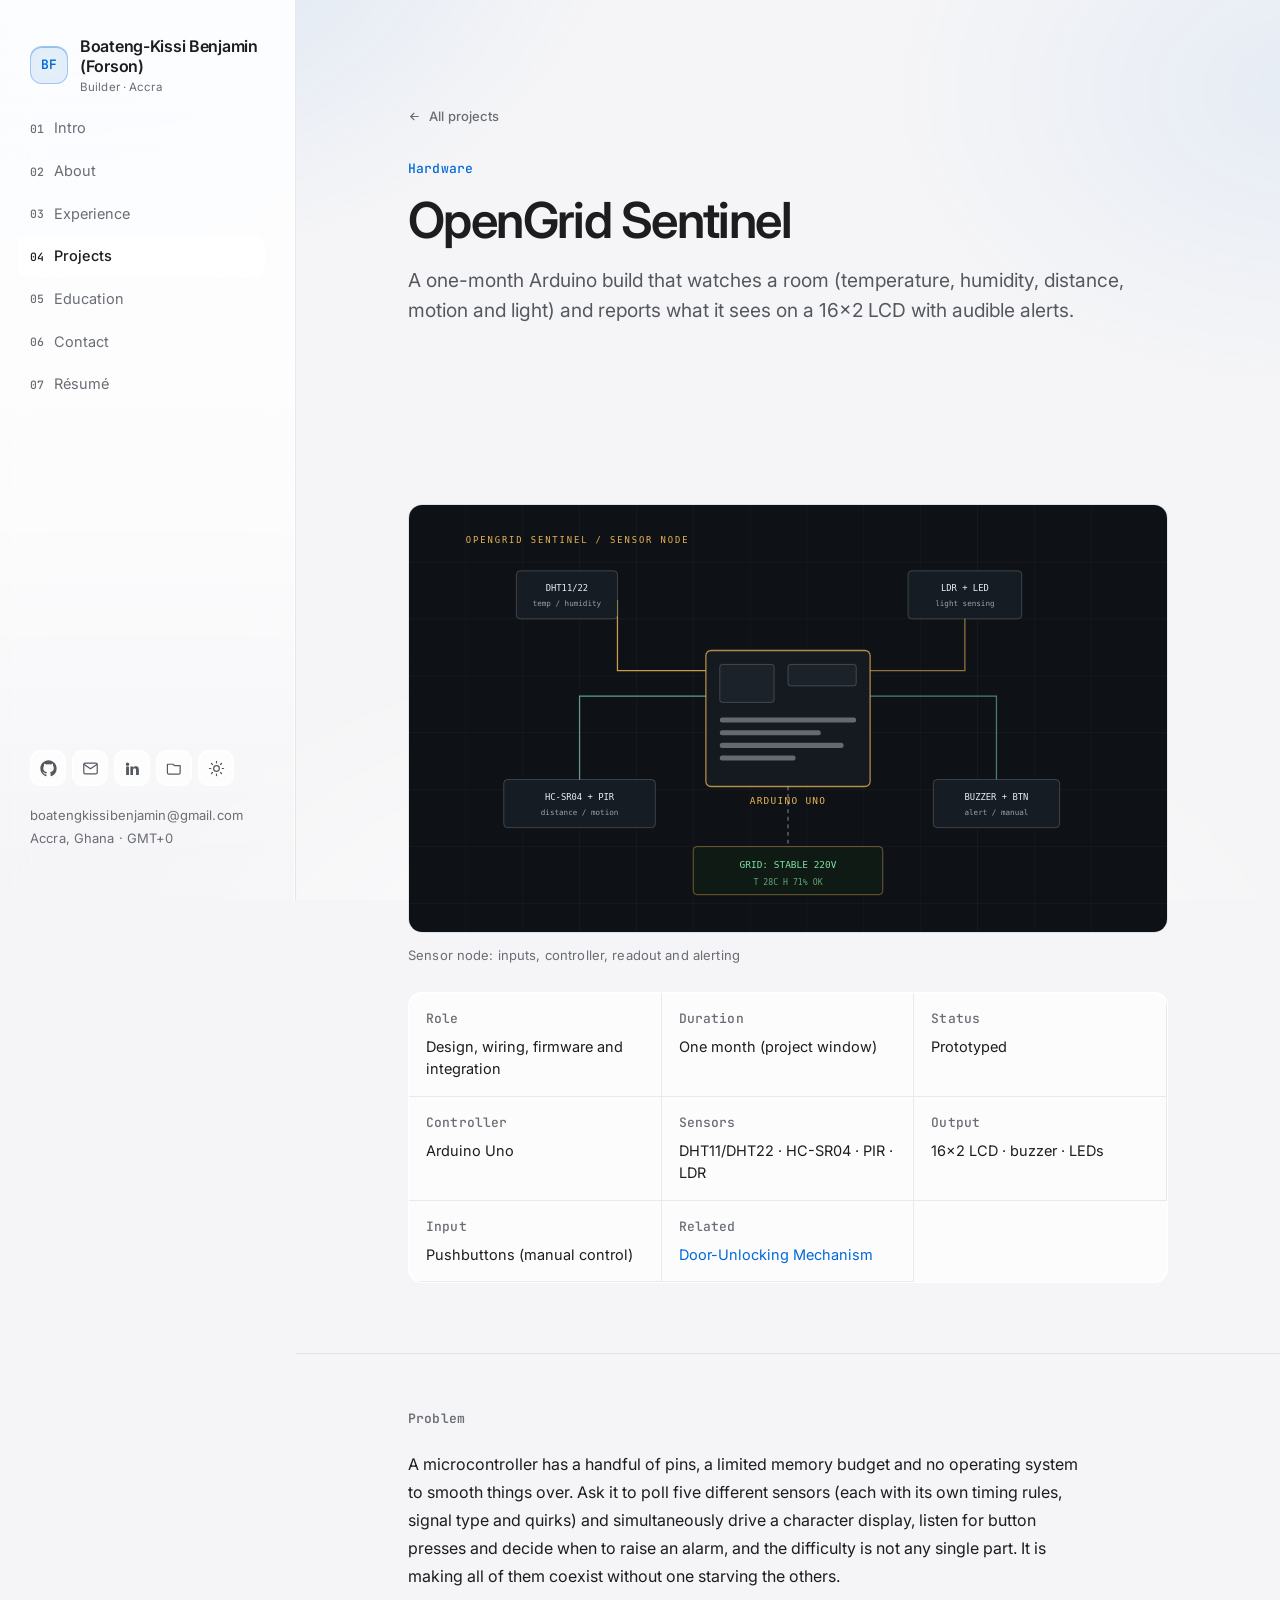
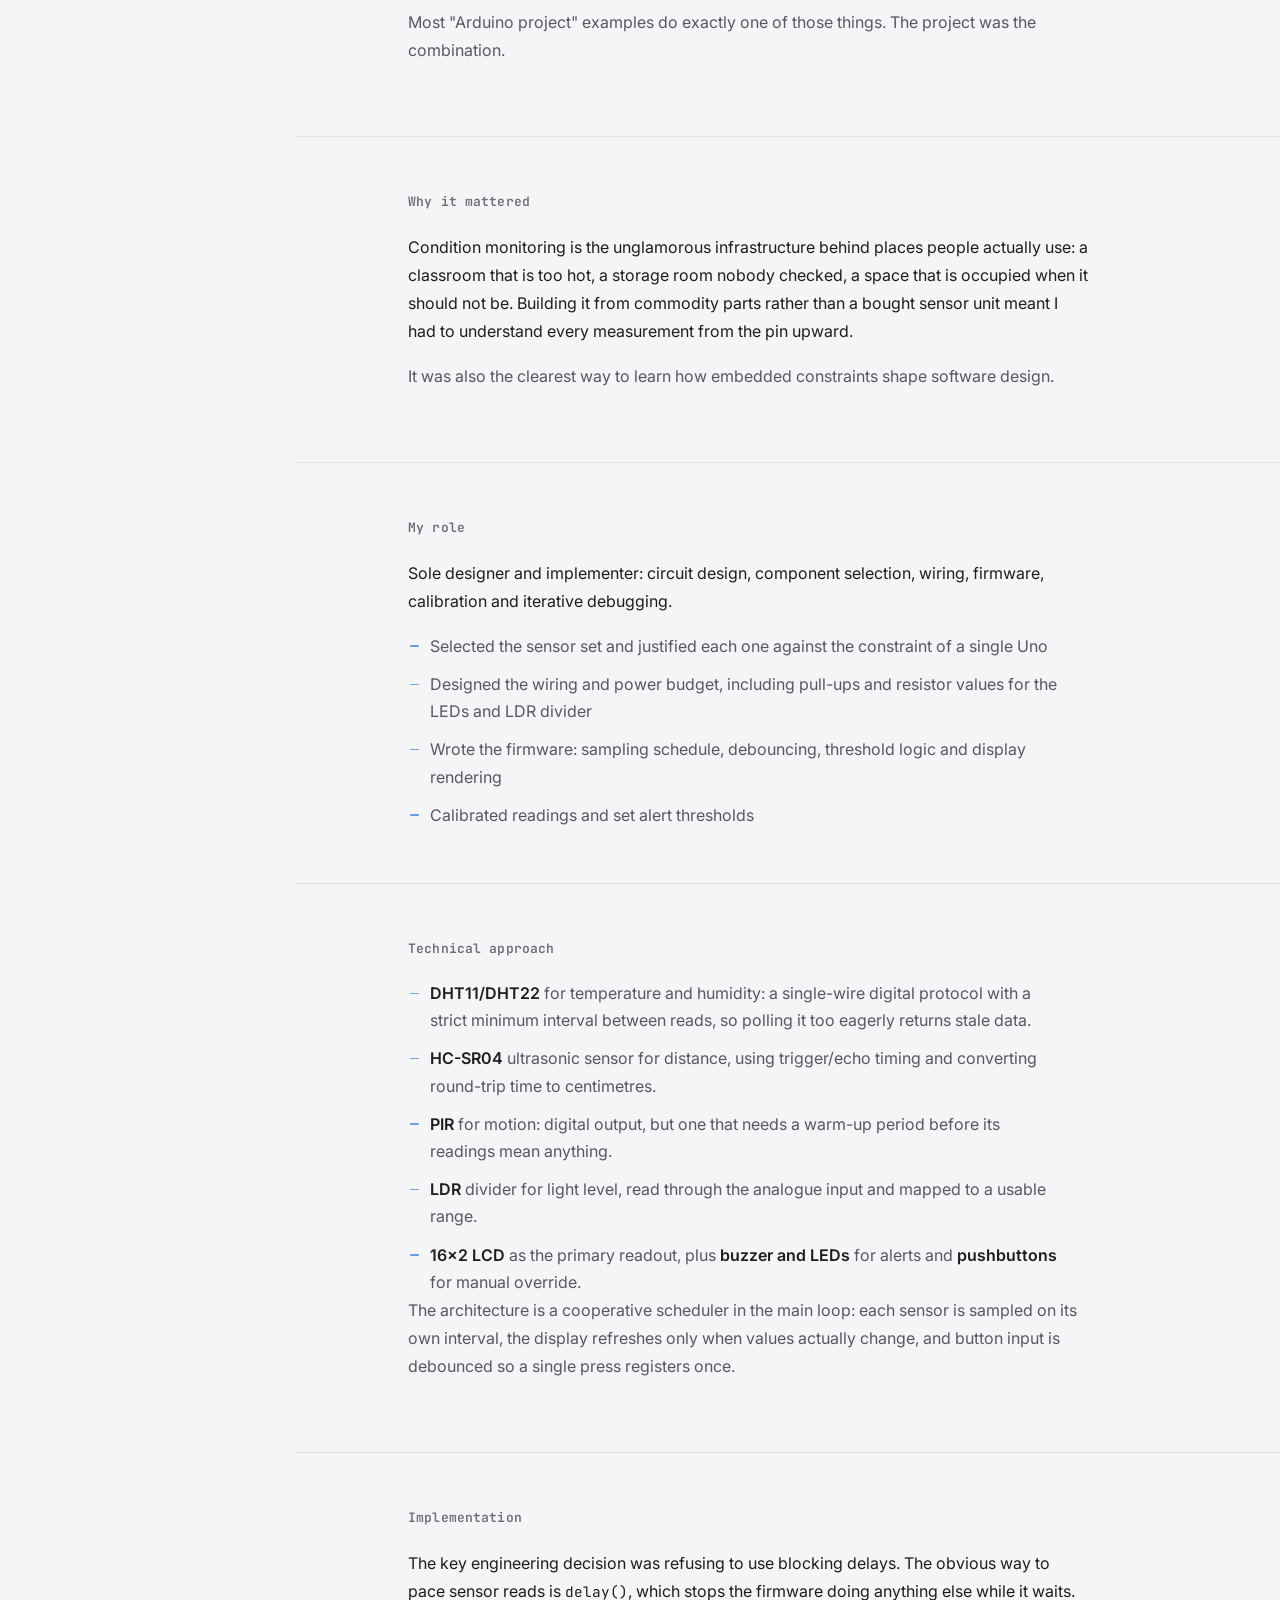
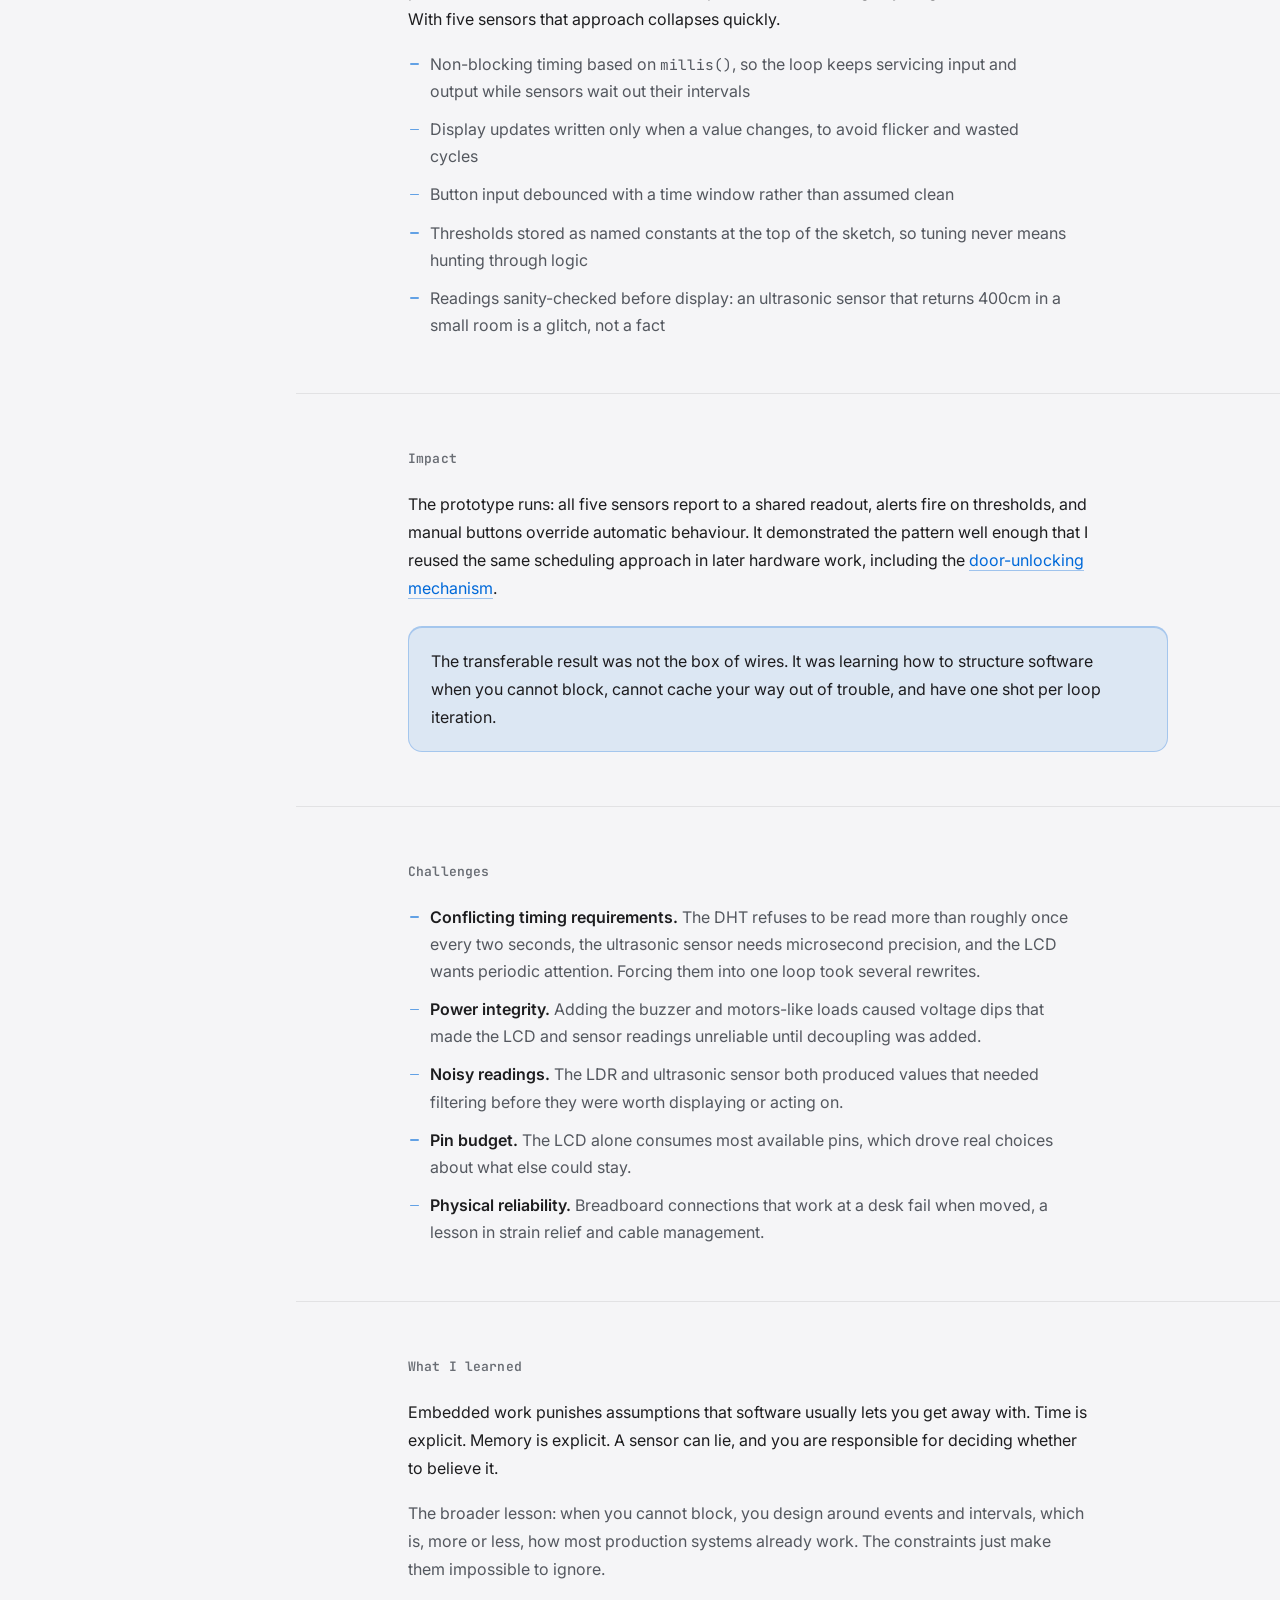
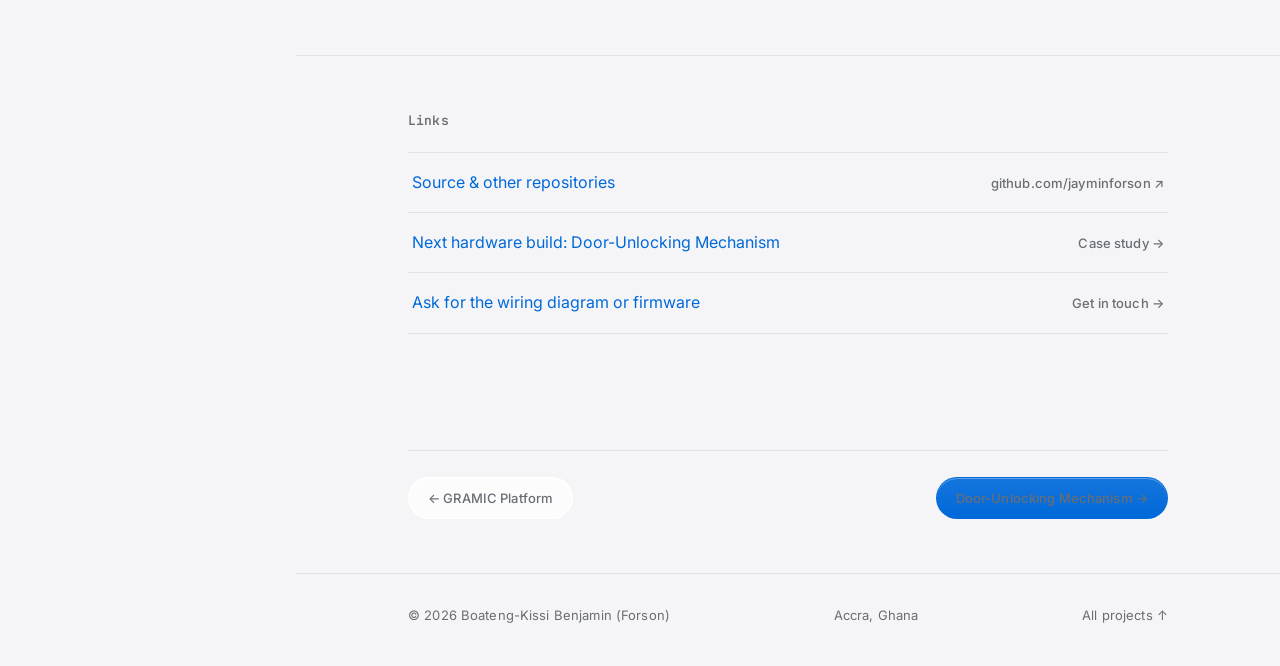
<file: projects/opengrid-sentinel.html>
<!DOCTYPE html>
<html lang="en" data-theme="light">
<head>
<meta charset="utf-8">
<meta name="viewport" content="width=device-width, initial-scale=1">
<title>OpenGrid Sentinel — Case study &mdash; Boateng-Kissi Benjamin (Forson)</title>
<meta name="description" content="OpenGrid Sentinel: a one-month Arduino build combining DHT, HC-SR04, PIR and LDR sensing with an LCD readout, buzzer alerts and pushbutton controls.">
<meta name="theme-color" content="#f5f5f7">
<link rel="icon" href="../assets/favicon.svg" type="image/svg+xml">
<meta property="og:type" content="article">
<meta property="og:title" content="OpenGrid Sentinel — Case study">
<meta property="og:description" content="Five sensors, one microcontroller and a month to make them agree.">
<meta property="og:image" content="https://jayminforson.github.io/portfolio/assets/img/og-cover.png">
<meta name="twitter:card" content="summary_large_image">
<link rel="preconnect" href="https://fonts.googleapis.com">
<link rel="preconnect" href="https://fonts.gstatic.com" crossorigin>
<link href="https://fonts.googleapis.com/css2?family=Inter:wght@400;500;600&family=JetBrains+Mono:wght@400;500&display=swap" rel="stylesheet">
<link rel="stylesheet" href="../assets/css/styles.css">
</head>
<body>
<a class="skip-link" href="#main">Skip to content</a>

<header class="topbar">
  <a class="brandmark" href="../index.html">
    <span class="mono-badge" aria-hidden="true">BF</span>
    <span class="brandtext">B. Forson<span>Builder</span></span>
  </a>
  <div class="topbar-actions">
    <button class="iconbtn" data-theme-toggle type="button" aria-label="Switch to dark theme">
      <svg class="moon" viewBox="0 0 24 24" fill="none" stroke="currentColor" stroke-width="1.7" stroke-linecap="round" stroke-linejoin="round" aria-hidden="true"><path d="M21 12.79A9 9 0 1 1 11.21 3 7 7 0 0 0 21 12.79z"/></svg>
      <svg class="sun" viewBox="0 0 24 24" fill="none" stroke="currentColor" stroke-width="1.7" stroke-linecap="round" stroke-linejoin="round" aria-hidden="true"><circle cx="12" cy="12" r="4"/><path d="M12 2v2M12 20v2M4.9 4.9l1.4 1.4M17.7 17.7l1.4 1.4M2 12h2M20 12h2M4.9 19.1l1.4-1.4M17.7 6.3l1.4-1.4"/></svg>
    </button>
    <button class="iconbtn" id="menuBtn" type="button" aria-label="Open menu" aria-expanded="false" aria-controls="mobileNav">
      <svg viewBox="0 0 24 24" fill="none" stroke="currentColor" stroke-width="1.8" stroke-linecap="round" aria-hidden="true"><path d="M4 7h16M4 12h16M4 17h16"/></svg>
    </button>
  </div>
</header>

<nav id="mobileNav" aria-label="Primary">
  <div class="nav">
    <a href="../index.html"><i>01</i> Intro</a>
    <a href="../index.html#about"><i>02</i> About</a>
    <a href="../index.html#experience"><i>03</i> Experience</a>
    <a href="../index.html#projects"><i>04</i> Projects</a>
    <a href="../index.html#education"><i>05</i> Education</a>
    <a href="../index.html#contact"><i>06</i> Contact</a>
    <a href="../resume.html"><i>07</i> Résumé</a>
  </div>
</nav>

<aside class="sidebar">
  <div>
    <div class="brandmark">
      <span class="mono-badge" aria-hidden="true">BF</span>
      <span class="brandtext">Boateng-Kissi Benjamin (Forson)<span>Builder · Accra</span></span>
    </div>
    <nav class="nav" aria-label="Sections">
      <a href="../index.html#intro"><i>01</i> Intro</a>
      <a href="../index.html#about"><i>02</i> About</a>
      <a href="../index.html#experience"><i>03</i> Experience</a>
      <a href="../index.html#projects" class="is-active"><i>04</i> Projects</a>
      <a href="../index.html#education"><i>05</i> Education</a>
      <a href="../index.html#contact"><i>06</i> Contact</a>
      <a href="../resume.html"><i>07</i> Résumé</a>
    </nav>
  </div>

  <div class="sidefoot">
    <div class="socials">
      <a class="iconbtn" href="https://github.com/jayminforson" target="_blank" rel="noopener" aria-label="GitHub">
        <svg viewBox="0 0 24 24" fill="currentColor" aria-hidden="true"><path d="M12 .5C5.73.5.5 5.73.5 12.02c0 5.1 3.29 9.42 7.86 10.95.58.11.79-.25.79-.56v-2c-3.2.7-3.87-1.54-3.87-1.54-.53-1.34-1.29-1.7-1.29-1.7-1.05-.72.08-.7.08-.7 1.16.08 1.77 1.2 1.77 1.2 1.03 1.77 2.7 1.26 3.36.96.1-.75.4-1.26.73-1.55-2.55-.29-5.24-1.28-5.24-5.7 0-1.26.45-2.29 1.19-3.1-.12-.29-.52-1.46.11-3.05 0 0 .97-.31 3.18 1.18a11 11 0 0 1 5.8 0c2.2-1.49 3.17-1.18 3.17-1.18.63 1.59.23 2.76.12 3.05.74.81 1.18 1.84 1.18 3.1 0 4.43-2.69 5.4-5.25 5.69.41.36.78 1.06.78 2.14v3.17c0 .31.21.68.8.56A11.53 11.53 0 0 0 23.5 12.02C23.5 5.73 18.27.5 12 .5z"/></svg>
      </a>
      <a class="iconbtn" href="mailto:boatengkissibenjamin@gmail.com" aria-label="Email">
        <svg viewBox="0 0 24 24" fill="none" stroke="currentColor" stroke-width="1.7" stroke-linecap="round" stroke-linejoin="round" aria-hidden="true"><rect x="2.5" y="4.5" width="19" height="15" rx="2"/><path d="m3 6.5 9 6 9-6"/></svg>
      </a>
      <a class="iconbtn" href="https://www.linkedin.com/in/boateng-kissi-benjaminamin" target="_blank" rel="noopener" aria-label="LinkedIn">
        <svg viewBox="0 0 24 24" fill="currentColor" aria-hidden="true"><path d="M4.98 3.5a2.5 2.5 0 1 1 0 5 2.5 2.5 0 0 1 0-5zM3 9h4v12H3zM9 9h3.8v1.7h.05c.53-.95 1.83-1.95 3.77-1.95C20.4 8.75 21 11.1 21 14.2V21h-4v-6c0-1.43-.03-3.27-2-3.27-2 0-2.3 1.56-2.3 3.17V21H9z"/></svg>
      </a>
      <a class="iconbtn" href="../index.html#projects" aria-label="All projects">
        <svg viewBox="0 0 24 24" fill="none" stroke="currentColor" stroke-width="1.7" stroke-linecap="round" stroke-linejoin="round" aria-hidden="true"><path d="M4 6h6l2 2h8v10a2 2 0 0 1-2 2H4a2 2 0 0 1-2-2V6z"/></svg>
      </a>
      <button class="iconbtn" data-theme-toggle type="button" aria-label="Switch to dark theme">
        <svg class="moon" viewBox="0 0 24 24" fill="none" stroke="currentColor" stroke-width="1.7" stroke-linecap="round" stroke-linejoin="round" aria-hidden="true"><path d="M21 12.79A9 9 0 1 1 11.21 3 7 7 0 0 0 21 12.79z"/></svg>
        <svg class="sun" viewBox="0 0 24 24" fill="none" stroke="currentColor" stroke-width="1.7" stroke-linecap="round" stroke-linejoin="round" aria-hidden="true"><circle cx="12" cy="12" r="4"/><path d="M12 2v2M12 20v2M4.9 4.9l1.4 1.4M17.7 17.7l1.4 1.4M2 12h2M20 12h2M4.9 19.1l1.4-1.4M17.7 6.3l1.4-1.4"/></svg>
      </button>
    </div>
    <p class="sideline">boatengkissibenjamin@gmail.com<br>Accra, Ghana · GMT+0</p>
  </div>
</aside>

<div class="shell">
<main class="main cs" id="main">

  <section class="section cs-top">
    <div class="wrap">
      <a class="backlink" href="../index.html#projects">
        <svg viewBox="0 0 24 24" fill="none" stroke="currentColor" stroke-width="2" stroke-linecap="round" stroke-linejoin="round" aria-hidden="true"><path d="M19 12H5M11 18l-6-6 6-6"/></svg>
        All projects
      </a>
      <p class="cs-kicker">Hardware</p>
      <h1>OpenGrid Sentinel</h1>
      <p class="lede">A one-month Arduino build that watches a room (temperature, humidity, distance, motion and light) and reports what it sees on a 16×2 LCD with audible alerts.</p>
    </div>
  </section>

  <section class="section section--tight">
    <div class="wrap cs-hero">
      <figure class="frame">
        <img src="../assets/covers/opengrid-sentinel.svg" alt="OpenGrid Sentinel wiring diagram: Arduino Uno connected to DHT, HC-SR04, PIR, LDR, buzzer, pushbuttons and a 16x2 LCD" width="1200" height="675">
        <figcaption>Sensor node: inputs, controller, readout and alerting</figcaption>
      </figure>

      <dl class="spec">
        <div><dt>Role</dt><dd>Design, wiring, firmware and integration</dd></div>
        <div><dt>Duration</dt><dd>One month (project window)</dd></div>
        <div><dt>Status</dt><dd>Prototyped</dd></div>
        <div><dt>Controller</dt><dd>Arduino Uno</dd></div>
        <div><dt>Sensors</dt><dd>DHT11/DHT22 · HC-SR04 · PIR · LDR</dd></div>
        <div><dt>Output</dt><dd>16×2 LCD · buzzer · LEDs</dd></div>
        <div><dt>Input</dt><dd>Pushbuttons (manual control)</dd></div>
        <div><dt>Related</dt><dd><a class="accent" href="door-lock.html">Door-Unlocking Mechanism</a></dd></div>
      </dl>
    </div>
  </section>

  <section class="case-section">
    <div class="wrap case-grid">
      <h2>Problem</h2>
      <div class="case-body">
        <p>A microcontroller has a handful of pins, a limited memory budget and no operating system to smooth things over. Ask it to poll five different sensors (each with its own timing rules, signal type and quirks) and simultaneously drive a character display, listen for button presses and decide when to raise an alarm, and the difficulty is not any single part. It is making all of them coexist without one starving the others.</p>
        <p>Most "Arduino project" examples do exactly one of those things. The project was the combination.</p>
      </div>
    </div>
  </section>

  <section class="case-section">
    <div class="wrap case-grid">
      <h2>Why it mattered</h2>
      <div class="case-body">
        <p>Condition monitoring is the unglamorous infrastructure behind places people actually use: a classroom that is too hot, a storage room nobody checked, a space that is occupied when it should not be. Building it from commodity parts rather than a bought sensor unit meant I had to understand every measurement from the pin upward.</p>
        <p>It was also the clearest way to learn how embedded constraints shape software design.</p>
      </div>
    </div>
  </section>

  <section class="case-section">
    <div class="wrap case-grid">
      <h2>My role</h2>
      <div class="case-body">
        <p>Sole designer and implementer: circuit design, component selection, wiring, firmware, calibration and iterative debugging.</p>
        <ul>
          <li>Selected the sensor set and justified each one against the constraint of a single Uno</li>
          <li>Designed the wiring and power budget, including pull-ups and resistor values for the LEDs and LDR divider</li>
          <li>Wrote the firmware: sampling schedule, debouncing, threshold logic and display rendering</li>
          <li>Calibrated readings and set alert thresholds</li>
        </ul>
      </div>
    </div>
  </section>

  <section class="case-section">
    <div class="wrap case-grid">
      <h2>Technical approach</h2>
      <div class="case-body">
        <ul>
          <li><strong>DHT11/DHT22</strong> for temperature and humidity: a single-wire digital protocol with a strict minimum interval between reads, so polling it too eagerly returns stale data.</li>
          <li><strong>HC-SR04</strong> ultrasonic sensor for distance, using trigger/echo timing and converting round-trip time to centimetres.</li>
          <li><strong>PIR</strong> for motion: digital output, but one that needs a warm-up period before its readings mean anything.</li>
          <li><strong>LDR</strong> divider for light level, read through the analogue input and mapped to a usable range.</li>
          <li><strong>16×2 LCD</strong> as the primary readout, plus <strong>buzzer and LEDs</strong> for alerts and <strong>pushbuttons</strong> for manual override.</li>
        </ul>
        <p>The architecture is a cooperative scheduler in the main loop: each sensor is sampled on its own interval, the display refreshes only when values actually change, and button input is debounced so a single press registers once.</p>
      </div>
    </div>
  </section>

  <section class="case-section">
    <div class="wrap case-grid">
      <h2>Implementation</h2>
      <div class="case-body">
        <p>The key engineering decision was refusing to use blocking delays. The obvious way to pace sensor reads is <code>delay()</code>, which stops the firmware doing anything else while it waits. With five sensors that approach collapses quickly.</p>
        <ul>
          <li>Non-blocking timing based on <code>millis()</code>, so the loop keeps servicing input and output while sensors wait out their intervals</li>
          <li>Display updates written only when a value changes, to avoid flicker and wasted cycles</li>
          <li>Button input debounced with a time window rather than assumed clean</li>
          <li>Thresholds stored as named constants at the top of the sketch, so tuning never means hunting through logic</li>
          <li>Readings sanity-checked before display: an ultrasonic sensor that returns 400cm in a small room is a glitch, not a fact</li>
        </ul>
      </div>
    </div>
  </section>

  <section class="case-section">
    <div class="wrap case-grid">
      <h2>Impact</h2>
      <div class="case-body">
        <p>The prototype runs: all five sensors report to a shared readout, alerts fire on thresholds, and manual buttons override automatic behaviour. It demonstrated the pattern well enough that I reused the same scheduling approach in later hardware work, including the <a class="accent" href="door-lock.html">door-unlocking mechanism</a>.</p>
        <div class="callout">
          <p>The transferable result was not the box of wires. It was learning how to structure software when you cannot block, cannot cache your way out of trouble, and have one shot per loop iteration.</p>
        </div>
      </div>
    </div>
  </section>

  <section class="case-section">
    <div class="wrap case-grid">
      <h2>Challenges</h2>
      <div class="case-body">
        <ul>
          <li><strong>Conflicting timing requirements.</strong> The DHT refuses to be read more than roughly once every two seconds, the ultrasonic sensor needs microsecond precision, and the LCD wants periodic attention. Forcing them into one loop took several rewrites.</li>
          <li><strong>Power integrity.</strong> Adding the buzzer and motors-like loads caused voltage dips that made the LCD and sensor readings unreliable until decoupling was added.</li>
          <li><strong>Noisy readings.</strong> The LDR and ultrasonic sensor both produced values that needed filtering before they were worth displaying or acting on.</li>
          <li><strong>Pin budget.</strong> The LCD alone consumes most available pins, which drove real choices about what else could stay.</li>
          <li><strong>Physical reliability.</strong> Breadboard connections that work at a desk fail when moved, a lesson in strain relief and cable management.</li>
        </ul>
      </div>
    </div>
  </section>

  <section class="case-section">
    <div class="wrap case-grid">
      <h2>What I learned</h2>
      <div class="case-body">
        <p>Embedded work punishes assumptions that software usually lets you get away with. Time is explicit. Memory is explicit. A sensor can lie, and you are responsible for deciding whether to believe it.</p>
        <p>The broader lesson: when you cannot block, you design around events and intervals, which is, more or less, how most production systems already work. The constraints just make them impossible to ignore.</p>
      </div>
    </div>
  </section>

  <section class="case-section">
    <div class="wrap case-grid">
      <h2>Links</h2>
      <div class="case-body">
        <div class="linklist">
          <a href="https://github.com/jayminforson" target="_blank" rel="noopener">Source &amp; other repositories <span>github.com/jayminforson ↗</span></a>
          <a href="door-lock.html">Next hardware build: Door-Unlocking Mechanism <span>Case study →</span></a>
          <a href="../index.html#contact">Ask for the wiring diagram or firmware <span>Get in touch →</span></a>
        </div>
      </div>
    </div>
  </section>

  <section class="section section--tight">
    <div class="wrap">
      <nav class="case-nav" aria-label="Project navigation">
        <a class="btn btn--ghost" href="gramic-platform.html">← GRAMIC Platform</a>
        <a class="btn btn--primary" href="door-lock.html">Door-Unlocking Mechanism →</a>
      </nav>
    </div>
  </section>


</main>

  <footer class="site-footer">
    <div class="wrap">
      <div class="footline">
        <span>&copy; <span data-year>2026</span> Boateng-Kissi Benjamin (Forson)</span>
        <span>Accra, Ghana</span>
        <a href="../index.html#projects">All projects ↑</a>
      </div>
    </div>
  </footer>
</div>

<script src="../assets/js/main.js" defer></script>
</body>
</html>
</file>
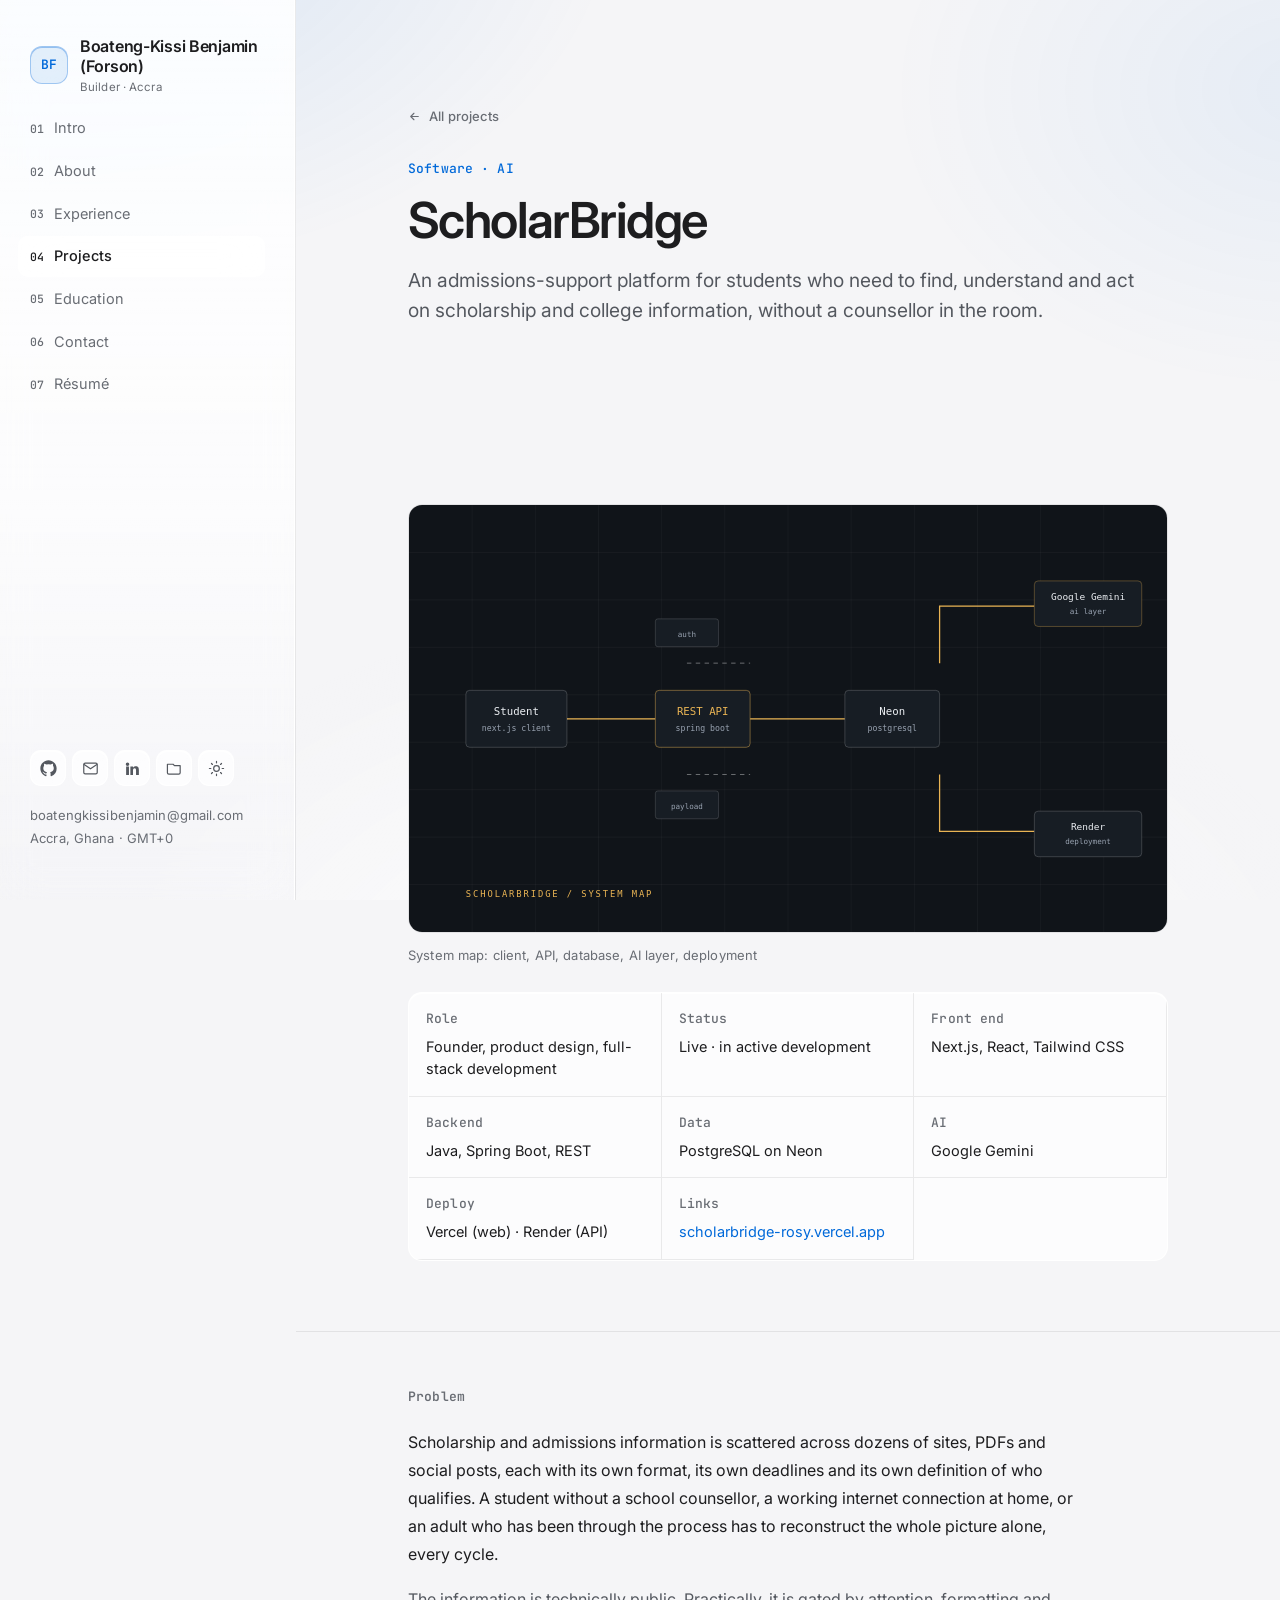
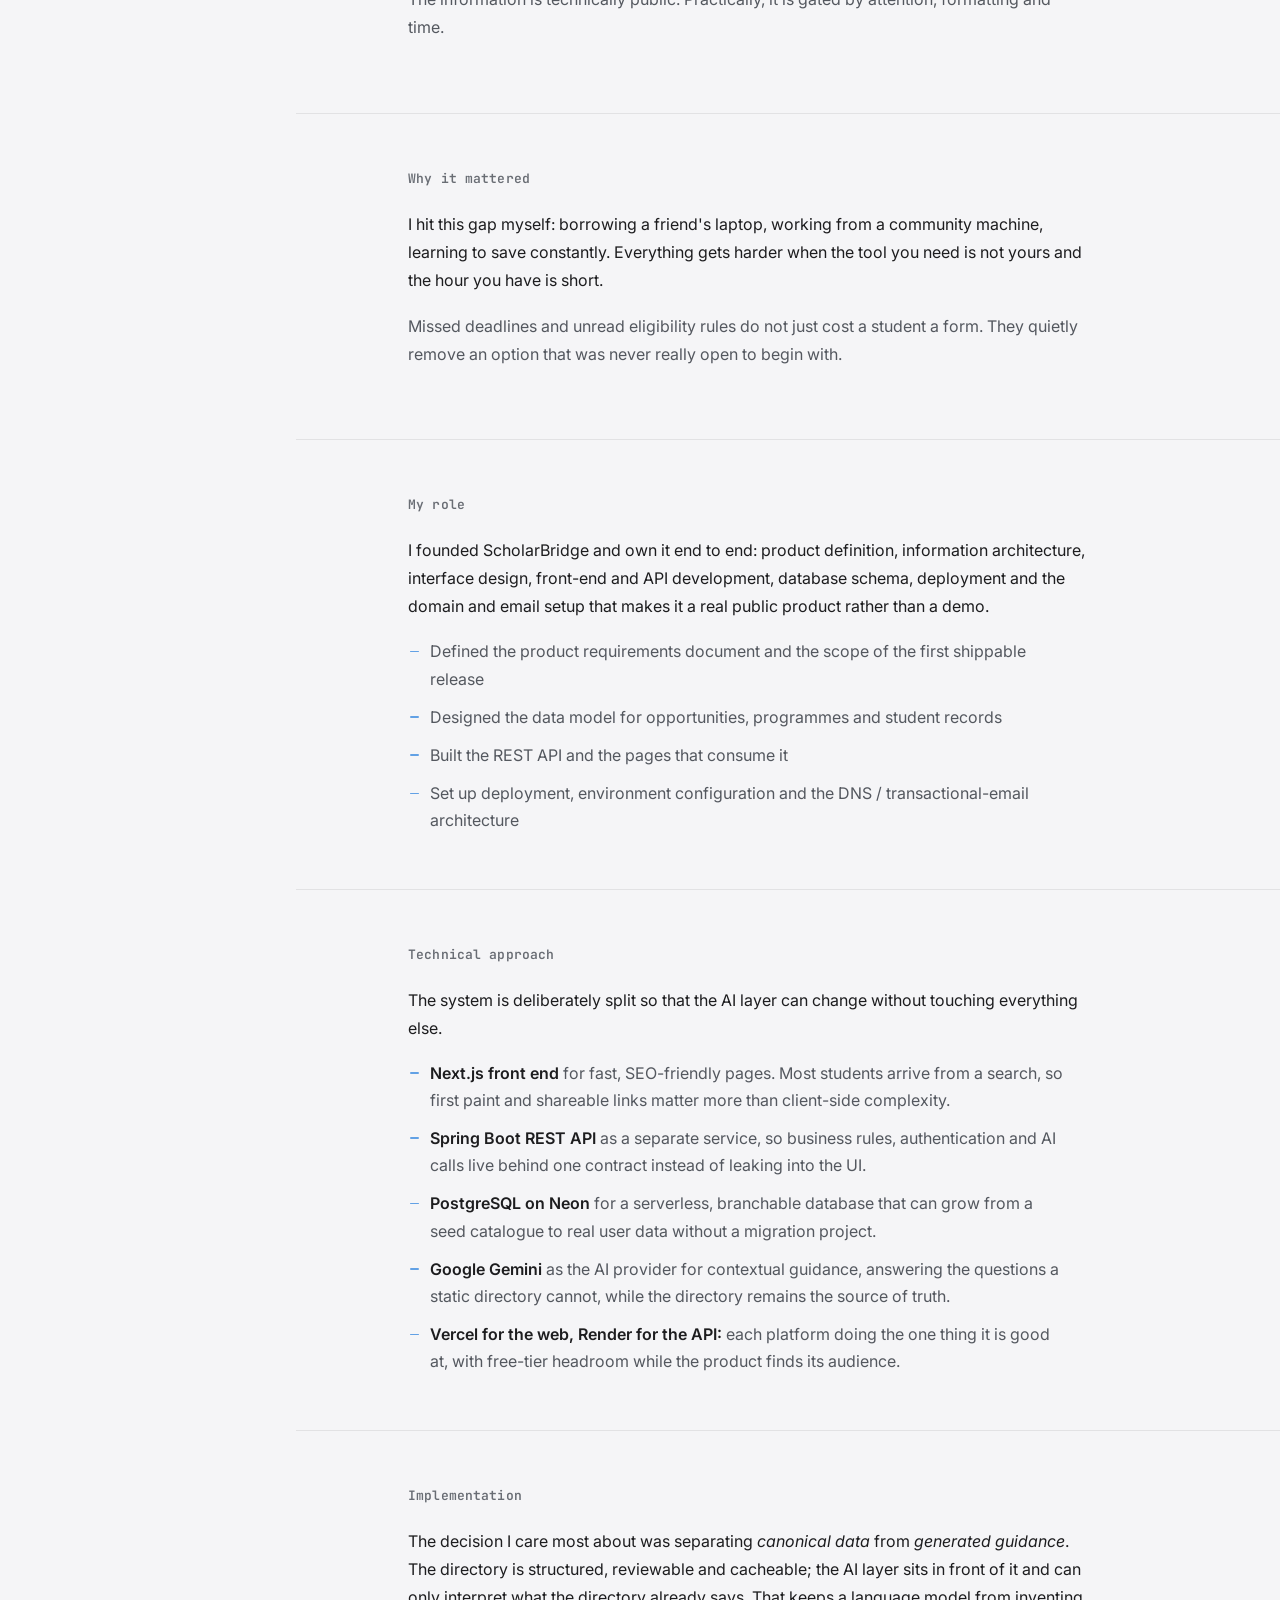
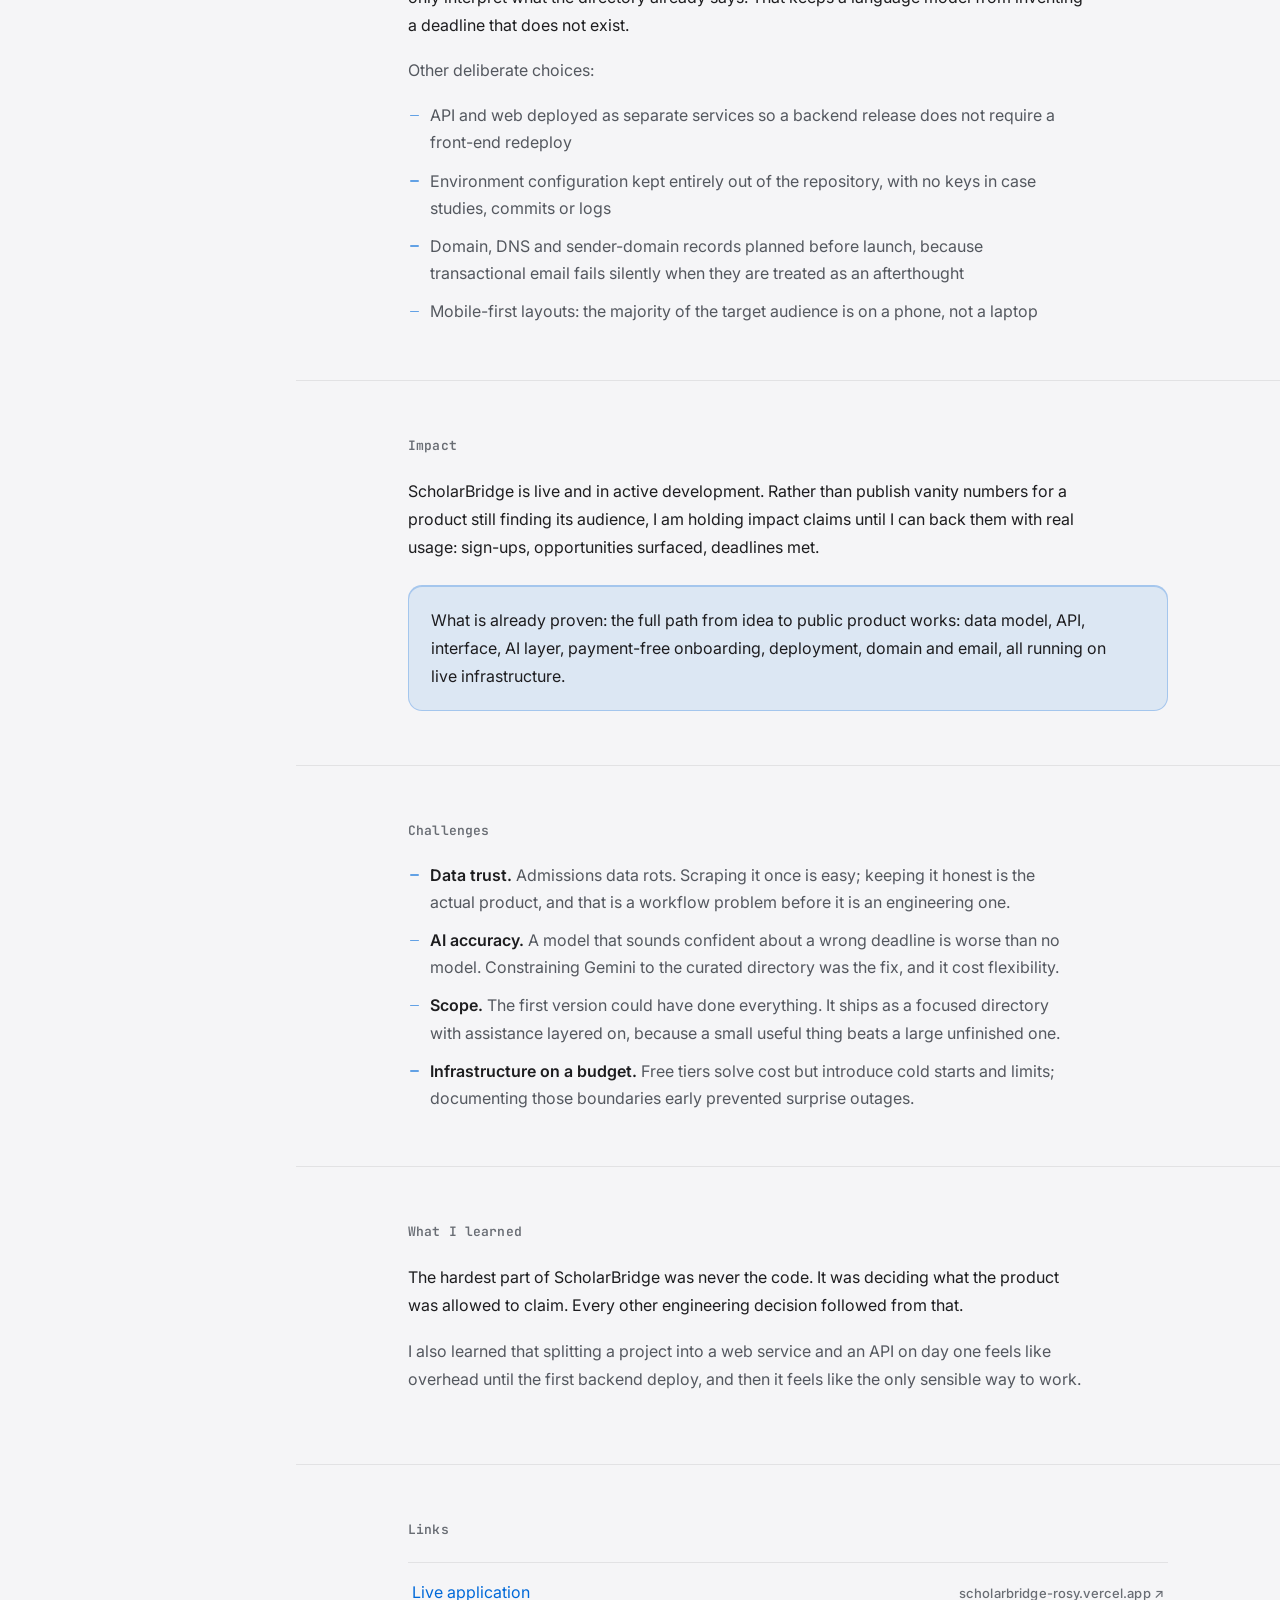
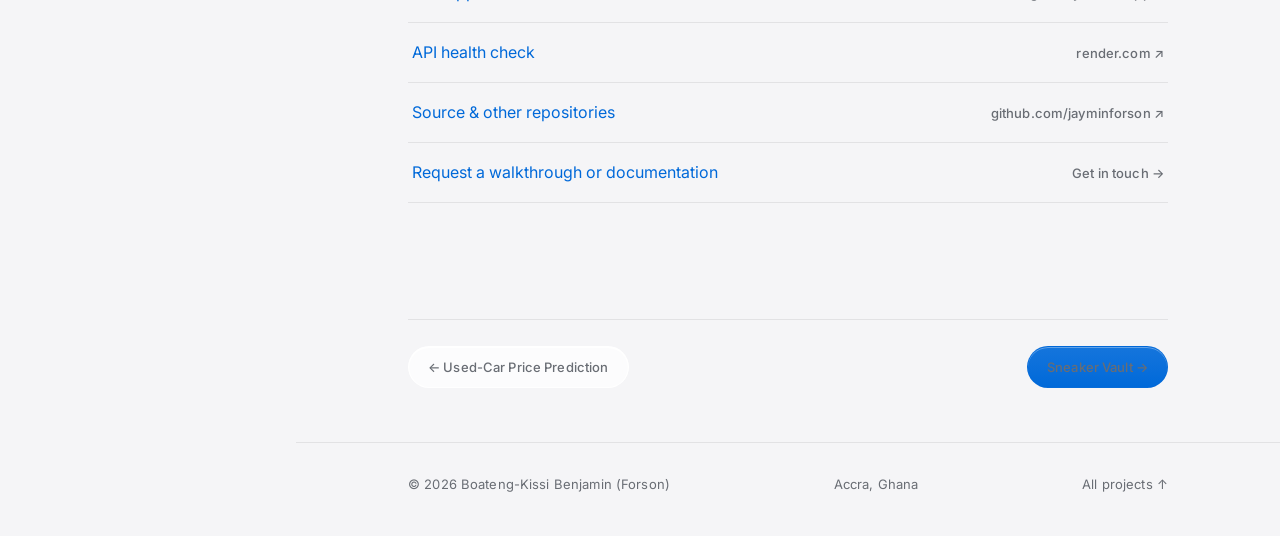
<file: projects/scholarbridge.html>
<!DOCTYPE html>
<html lang="en" data-theme="light">
<head>
<meta charset="utf-8">
<meta name="viewport" content="width=device-width, initial-scale=1">
<title>ScholarBridge — Case study &mdash; Boateng-Kissi Benjamin (Forson)</title>
<meta name="description" content="ScholarBridge: an admissions-support web application connecting students to scholarship and college information, built with Next.js, Spring Boot, Neon PostgreSQL and Google Gemini.">
<meta name="theme-color" content="#f5f5f7">
<link rel="icon" href="../assets/favicon.svg" type="image/svg+xml">
<meta property="og:type" content="article">
<meta property="og:title" content="ScholarBridge — Case study">
<meta property="og:description" content="A scholarship directory with an AI layer, built on Next.js, Spring Boot, Neon PostgreSQL and Google Gemini.">
<meta property="og:image" content="https://jayminforson.github.io/portfolio/assets/img/og-cover.png">
<meta name="twitter:card" content="summary_large_image">
<link rel="preconnect" href="https://fonts.googleapis.com">
<link rel="preconnect" href="https://fonts.gstatic.com" crossorigin>
<link href="https://fonts.googleapis.com/css2?family=Inter:wght@400;500;600&family=JetBrains+Mono:wght@400;500&display=swap" rel="stylesheet">
<link rel="stylesheet" href="../assets/css/styles.css">
</head>
<body>
<a class="skip-link" href="#main">Skip to content</a>

<header class="topbar">
  <a class="brandmark" href="../index.html">
    <span class="mono-badge" aria-hidden="true">BF</span>
    <span class="brandtext">B. Forson<span>Builder</span></span>
  </a>
  <div class="topbar-actions">
    <button class="iconbtn" data-theme-toggle type="button" aria-label="Switch to dark theme">
      <svg class="moon" viewBox="0 0 24 24" fill="none" stroke="currentColor" stroke-width="1.7" stroke-linecap="round" stroke-linejoin="round" aria-hidden="true"><path d="M21 12.79A9 9 0 1 1 11.21 3 7 7 0 0 0 21 12.79z"/></svg>
      <svg class="sun" viewBox="0 0 24 24" fill="none" stroke="currentColor" stroke-width="1.7" stroke-linecap="round" stroke-linejoin="round" aria-hidden="true"><circle cx="12" cy="12" r="4"/><path d="M12 2v2M12 20v2M4.9 4.9l1.4 1.4M17.7 17.7l1.4 1.4M2 12h2M20 12h2M4.9 19.1l1.4-1.4M17.7 6.3l1.4-1.4"/></svg>
    </button>
    <button class="iconbtn" id="menuBtn" type="button" aria-label="Open menu" aria-expanded="false" aria-controls="mobileNav">
      <svg viewBox="0 0 24 24" fill="none" stroke="currentColor" stroke-width="1.8" stroke-linecap="round" aria-hidden="true"><path d="M4 7h16M4 12h16M4 17h16"/></svg>
    </button>
  </div>
</header>

<nav id="mobileNav" aria-label="Primary">
  <div class="nav">
    <a href="../index.html"><i>01</i> Intro</a>
    <a href="../index.html#about"><i>02</i> About</a>
    <a href="../index.html#experience"><i>03</i> Experience</a>
    <a href="../index.html#projects"><i>04</i> Projects</a>
    <a href="../index.html#education"><i>05</i> Education</a>
    <a href="../index.html#contact"><i>06</i> Contact</a>
    <a href="../resume.html"><i>07</i> Résumé</a>
  </div>
</nav>

<aside class="sidebar">
  <div>
    <div class="brandmark">
      <span class="mono-badge" aria-hidden="true">BF</span>
      <span class="brandtext">Boateng-Kissi Benjamin (Forson)<span>Builder · Accra</span></span>
    </div>
    <nav class="nav" aria-label="Sections">
      <a href="../index.html#intro"><i>01</i> Intro</a>
      <a href="../index.html#about"><i>02</i> About</a>
      <a href="../index.html#experience"><i>03</i> Experience</a>
      <a href="../index.html#projects" class="is-active"><i>04</i> Projects</a>
      <a href="../index.html#education"><i>05</i> Education</a>
      <a href="../index.html#contact"><i>06</i> Contact</a>
      <a href="../resume.html"><i>07</i> Résumé</a>
    </nav>
  </div>

  <div class="sidefoot">
    <div class="socials">
      <a class="iconbtn" href="https://github.com/jayminforson" target="_blank" rel="noopener" aria-label="GitHub">
        <svg viewBox="0 0 24 24" fill="currentColor" aria-hidden="true"><path d="M12 .5C5.73.5.5 5.73.5 12.02c0 5.1 3.29 9.42 7.86 10.95.58.11.79-.25.79-.56v-2c-3.2.7-3.87-1.54-3.87-1.54-.53-1.34-1.29-1.7-1.29-1.7-1.05-.72.08-.7.08-.7 1.16.08 1.77 1.2 1.77 1.2 1.03 1.77 2.7 1.26 3.36.96.1-.75.4-1.26.73-1.55-2.55-.29-5.24-1.28-5.24-5.7 0-1.26.45-2.29 1.19-3.1-.12-.29-.52-1.46.11-3.05 0 0 .97-.31 3.18 1.18a11 11 0 0 1 5.8 0c2.2-1.49 3.17-1.18 3.17-1.18.63 1.59.23 2.76.12 3.05.74.81 1.18 1.84 1.18 3.1 0 4.43-2.69 5.4-5.25 5.69.41.36.78 1.06.78 2.14v3.17c0 .31.21.68.8.56A11.53 11.53 0 0 0 23.5 12.02C23.5 5.73 18.27.5 12 .5z"/></svg>
      </a>
      <a class="iconbtn" href="mailto:boatengkissibenjamin@gmail.com" aria-label="Email">
        <svg viewBox="0 0 24 24" fill="none" stroke="currentColor" stroke-width="1.7" stroke-linecap="round" stroke-linejoin="round" aria-hidden="true"><rect x="2.5" y="4.5" width="19" height="15" rx="2"/><path d="m3 6.5 9 6 9-6"/></svg>
      </a>
      <a class="iconbtn" href="https://www.linkedin.com/in/boateng-kissi-benjaminamin" target="_blank" rel="noopener" aria-label="LinkedIn">
        <svg viewBox="0 0 24 24" fill="currentColor" aria-hidden="true"><path d="M4.98 3.5a2.5 2.5 0 1 1 0 5 2.5 2.5 0 0 1 0-5zM3 9h4v12H3zM9 9h3.8v1.7h.05c.53-.95 1.83-1.95 3.77-1.95C20.4 8.75 21 11.1 21 14.2V21h-4v-6c0-1.43-.03-3.27-2-3.27-2 0-2.3 1.56-2.3 3.17V21H9z"/></svg>
      </a>
      <a class="iconbtn" href="../index.html#projects" aria-label="All projects">
        <svg viewBox="0 0 24 24" fill="none" stroke="currentColor" stroke-width="1.7" stroke-linecap="round" stroke-linejoin="round" aria-hidden="true"><path d="M4 6h6l2 2h8v10a2 2 0 0 1-2 2H4a2 2 0 0 1-2-2V6z"/></svg>
      </a>
      <button class="iconbtn" data-theme-toggle type="button" aria-label="Switch to dark theme">
        <svg class="moon" viewBox="0 0 24 24" fill="none" stroke="currentColor" stroke-width="1.7" stroke-linecap="round" stroke-linejoin="round" aria-hidden="true"><path d="M21 12.79A9 9 0 1 1 11.21 3 7 7 0 0 0 21 12.79z"/></svg>
        <svg class="sun" viewBox="0 0 24 24" fill="none" stroke="currentColor" stroke-width="1.7" stroke-linecap="round" stroke-linejoin="round" aria-hidden="true"><circle cx="12" cy="12" r="4"/><path d="M12 2v2M12 20v2M4.9 4.9l1.4 1.4M17.7 17.7l1.4 1.4M2 12h2M20 12h2M4.9 19.1l1.4-1.4M17.7 6.3l1.4-1.4"/></svg>
      </button>
    </div>
    <p class="sideline">boatengkissibenjamin@gmail.com<br>Accra, Ghana · GMT+0</p>
  </div>
</aside>

<div class="shell">
<main class="main cs" id="main">

  <section class="section cs-top">
    <div class="wrap">
      <a class="backlink" href="../index.html#projects">
        <svg viewBox="0 0 24 24" fill="none" stroke="currentColor" stroke-width="2" stroke-linecap="round" stroke-linejoin="round" aria-hidden="true"><path d="M19 12H5M11 18l-6-6 6-6"/></svg>
        All projects
      </a>
      <p class="cs-kicker">Software · AI</p>
      <h1>ScholarBridge</h1>
      <p class="lede">An admissions-support platform for students who need to find, understand and act on scholarship and college information, without a counsellor in the room.</p>
    </div>
  </section>

  <section class="section section--tight">
    <div class="wrap cs-hero">
      <figure class="frame">
        <img src="../assets/covers/scholarbridge.svg" alt="ScholarBridge architecture: Next.js client, Spring Boot API, Neon PostgreSQL, Google Gemini and Render deployment" width="1200" height="675">
        <figcaption>System map: client, API, database, AI layer, deployment</figcaption>
      </figure>

      <dl class="spec">
        <div><dt>Role</dt><dd>Founder, product design, full-stack development</dd></div>
        <div><dt>Status</dt><dd>Live · in active development</dd></div>
        <div><dt>Front end</dt><dd>Next.js, React, Tailwind CSS</dd></div>
        <div><dt>Backend</dt><dd>Java, Spring Boot, REST</dd></div>
        <div><dt>Data</dt><dd>PostgreSQL on Neon</dd></div>
        <div><dt>AI</dt><dd>Google Gemini</dd></div>
        <div><dt>Deploy</dt><dd>Vercel (web) · Render (API)</dd></div>
        <div><dt>Links</dt><dd><a class="accent" href="https://scholarbridge-rosy.vercel.app" target="_blank" rel="noopener">scholarbridge-rosy.vercel.app</a></dd></div>
      </dl>
    </div>
  </section>

  <section class="case-section">
    <div class="wrap case-grid">
      <h2>Problem</h2>
      <div class="case-body">
        <p>Scholarship and admissions information is scattered across dozens of sites, PDFs and social posts, each with its own format, its own deadlines and its own definition of who qualifies. A student without a school counsellor, a working internet connection at home, or an adult who has been through the process has to reconstruct the whole picture alone, every cycle.</p>
        <p>The information is technically public. Practically, it is gated by attention, formatting and time.</p>
      </div>
    </div>
  </section>

  <section class="case-section">
    <div class="wrap case-grid">
      <h2>Why it mattered</h2>
      <div class="case-body">
        <p>I hit this gap myself: borrowing a friend's laptop, working from a community machine, learning to save constantly. Everything gets harder when the tool you need is not yours and the hour you have is short.</p>
        <p>Missed deadlines and unread eligibility rules do not just cost a student a form. They quietly remove an option that was never really open to begin with.</p>
      </div>
    </div>
  </section>

  <section class="case-section">
    <div class="wrap case-grid">
      <h2>My role</h2>
      <div class="case-body">
        <p>I founded ScholarBridge and own it end to end: product definition, information architecture, interface design, front-end and API development, database schema, deployment and the domain and email setup that makes it a real public product rather than a demo.</p>
        <ul>
          <li>Defined the product requirements document and the scope of the first shippable release</li>
          <li>Designed the data model for opportunities, programmes and student records</li>
          <li>Built the REST API and the pages that consume it</li>
          <li>Set up deployment, environment configuration and the DNS / transactional-email architecture</li>
        </ul>
      </div>
    </div>
  </section>

  <section class="case-section">
    <div class="wrap case-grid">
      <h2>Technical approach</h2>
      <div class="case-body">
        <p>The system is deliberately split so that the AI layer can change without touching everything else.</p>
        <ul>
          <li><strong>Next.js front end</strong> for fast, SEO-friendly pages. Most students arrive from a search, so first paint and shareable links matter more than client-side complexity.</li>
          <li><strong>Spring Boot REST API</strong> as a separate service, so business rules, authentication and AI calls live behind one contract instead of leaking into the UI.</li>
          <li><strong>PostgreSQL on Neon</strong> for a serverless, branchable database that can grow from a seed catalogue to real user data without a migration project.</li>
          <li><strong>Google Gemini</strong> as the AI provider for contextual guidance, answering the questions a static directory cannot, while the directory remains the source of truth.</li>
          <li><strong>Vercel for the web, Render for the API:</strong> each platform doing the one thing it is good at, with free-tier headroom while the product finds its audience.</li>
        </ul>
      </div>
    </div>
  </section>

  <section class="case-section">
    <div class="wrap case-grid">
      <h2>Implementation</h2>
      <div class="case-body">
        <p>The decision I care most about was separating <em>canonical data</em> from <em>generated guidance</em>. The directory is structured, reviewable and cacheable; the AI layer sits in front of it and can only interpret what the directory already says. That keeps a language model from inventing a deadline that does not exist.</p>
        <p>Other deliberate choices:</p>
        <ul>
          <li>API and web deployed as separate services so a backend release does not require a front-end redeploy</li>
          <li>Environment configuration kept entirely out of the repository, with no keys in case studies, commits or logs</li>
          <li>Domain, DNS and sender-domain records planned before launch, because transactional email fails silently when they are treated as an afterthought</li>
          <li>Mobile-first layouts: the majority of the target audience is on a phone, not a laptop</li>
        </ul>
      </div>
    </div>
  </section>

  <section class="case-section">
    <div class="wrap case-grid">
      <h2>Impact</h2>
      <div class="case-body">
        <p>ScholarBridge is live and in active development. Rather than publish vanity numbers for a product still finding its audience, I am holding impact claims until I can back them with real usage: sign-ups, opportunities surfaced, deadlines met.</p>
        <div class="callout">
          <p>What is already proven: the full path from idea to public product works: data model, API, interface, AI layer, payment-free onboarding, deployment, domain and email, all running on live infrastructure.</p>
        </div>
      </div>
    </div>
  </section>

  <section class="case-section">
    <div class="wrap case-grid">
      <h2>Challenges</h2>
      <div class="case-body">
        <ul>
          <li><strong>Data trust.</strong> Admissions data rots. Scraping it once is easy; keeping it honest is the actual product, and that is a workflow problem before it is an engineering one.</li>
          <li><strong>AI accuracy.</strong> A model that sounds confident about a wrong deadline is worse than no model. Constraining Gemini to the curated directory was the fix, and it cost flexibility.</li>
          <li><strong>Scope.</strong> The first version could have done everything. It ships as a focused directory with assistance layered on, because a small useful thing beats a large unfinished one.</li>
          <li><strong>Infrastructure on a budget.</strong> Free tiers solve cost but introduce cold starts and limits; documenting those boundaries early prevented surprise outages.</li>
        </ul>
      </div>
    </div>
  </section>

  <section class="case-section">
    <div class="wrap case-grid">
      <h2>What I learned</h2>
      <div class="case-body">
        <p>The hardest part of ScholarBridge was never the code. It was deciding what the product was allowed to claim. Every other engineering decision followed from that.</p>
        <p>I also learned that splitting a project into a web service and an API on day one feels like overhead until the first backend deploy, and then it feels like the only sensible way to work.</p>
      </div>
    </div>
  </section>

  <section class="case-section">
    <div class="wrap case-grid">
      <h2>Links</h2>
      <div class="case-body">
        <div class="linklist">
          <a href="https://scholarbridge-rosy.vercel.app" target="_blank" rel="noopener">Live application <span>scholarbridge-rosy.vercel.app ↗</span></a>
          <a href="https://scholarbridge-api.onrender.com/api/health" target="_blank" rel="noopener">API health check <span>render.com ↗</span></a>
          <a href="https://github.com/jayminforson" target="_blank" rel="noopener">Source &amp; other repositories <span>github.com/jayminforson ↗</span></a>
          <a href="../index.html#contact">Request a walkthrough or documentation <span>Get in touch →</span></a>
        </div>
      </div>
    </div>
  </section>

  <section class="section section--tight">
    <div class="wrap">
      <nav class="case-nav" aria-label="Project navigation">
        <a class="btn btn--ghost" href="used-car-price.html">← Used-Car Price Prediction</a>
        <a class="btn btn--primary" href="sneakervault.html">Sneaker Vault →</a>
      </nav>
    </div>
  </section>


</main>

  <footer class="site-footer">
    <div class="wrap">
      <div class="footline">
        <span>&copy; <span data-year>2026</span> Boateng-Kissi Benjamin (Forson)</span>
        <span>Accra, Ghana</span>
        <a href="../index.html#projects">All projects ↑</a>
      </div>
    </div>
  </footer>
</div>

<script src="../assets/js/main.js" defer></script>
</body>
</html>
</file>
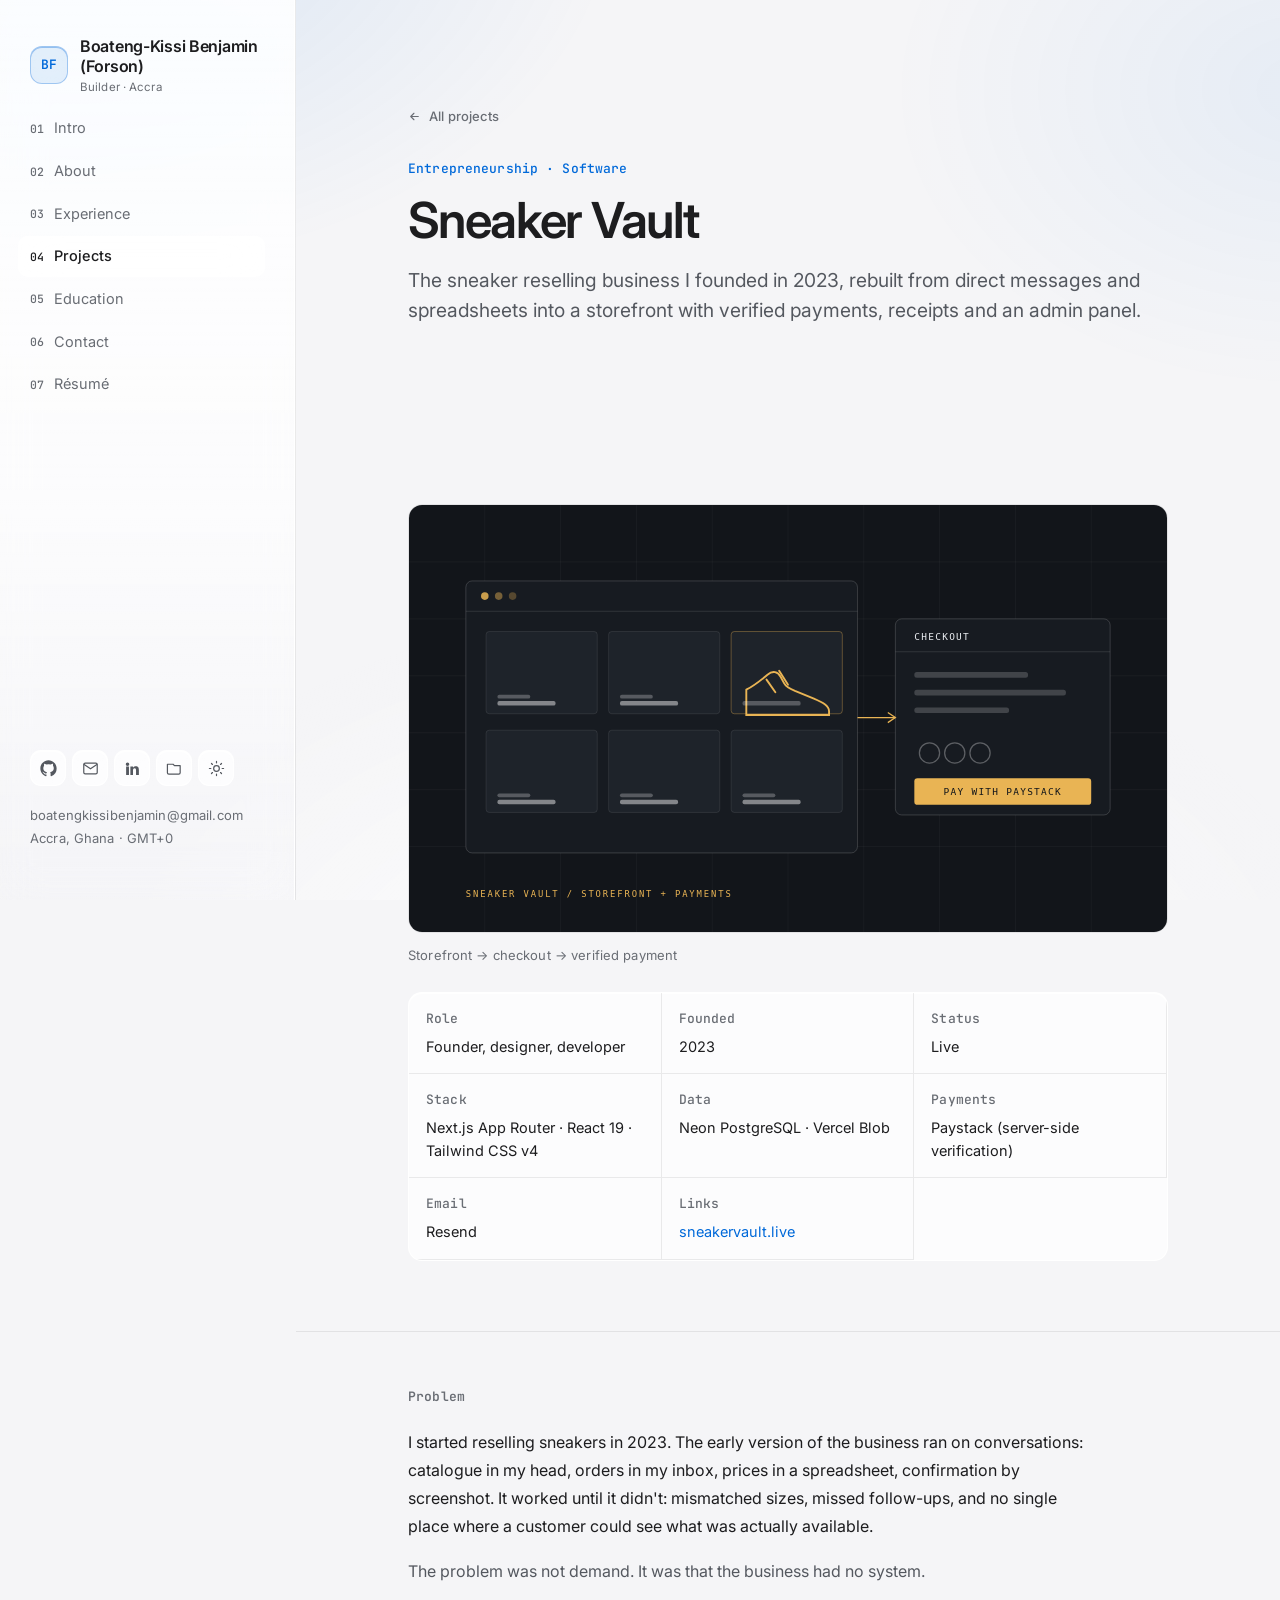
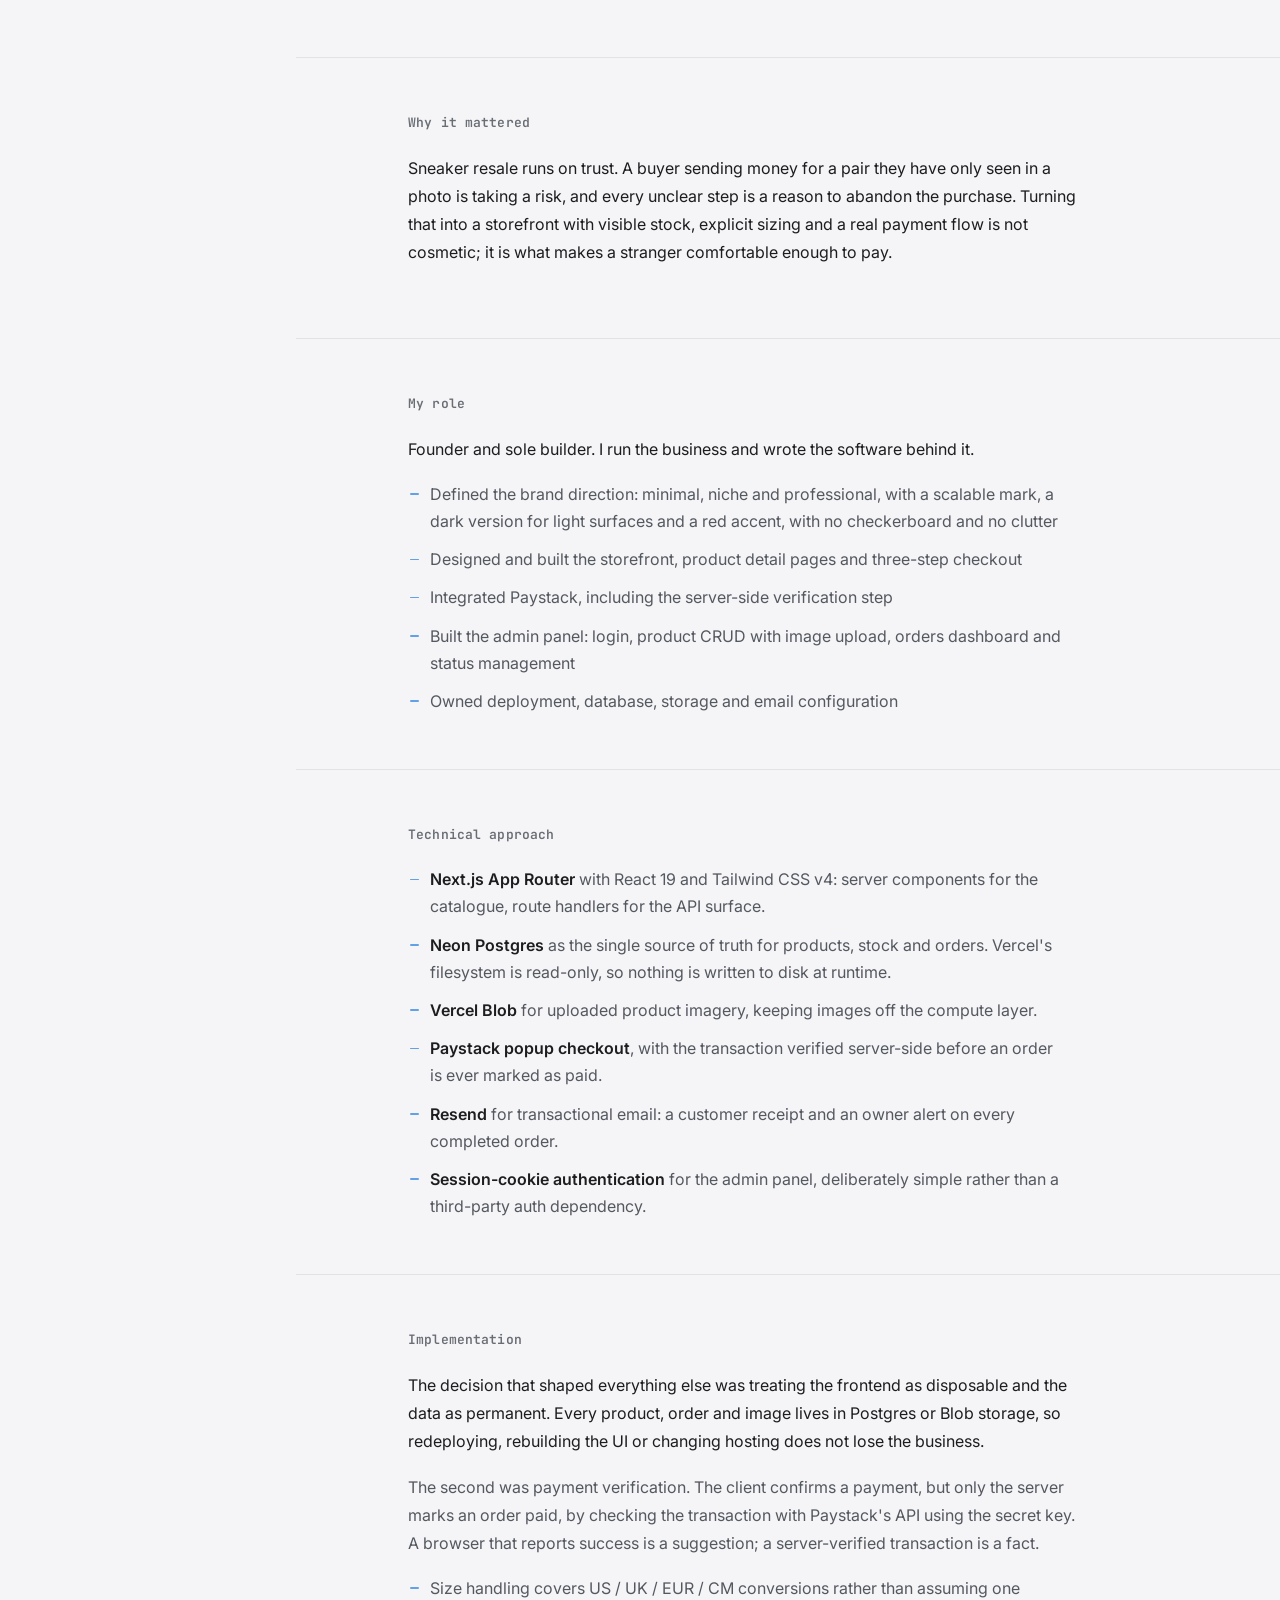
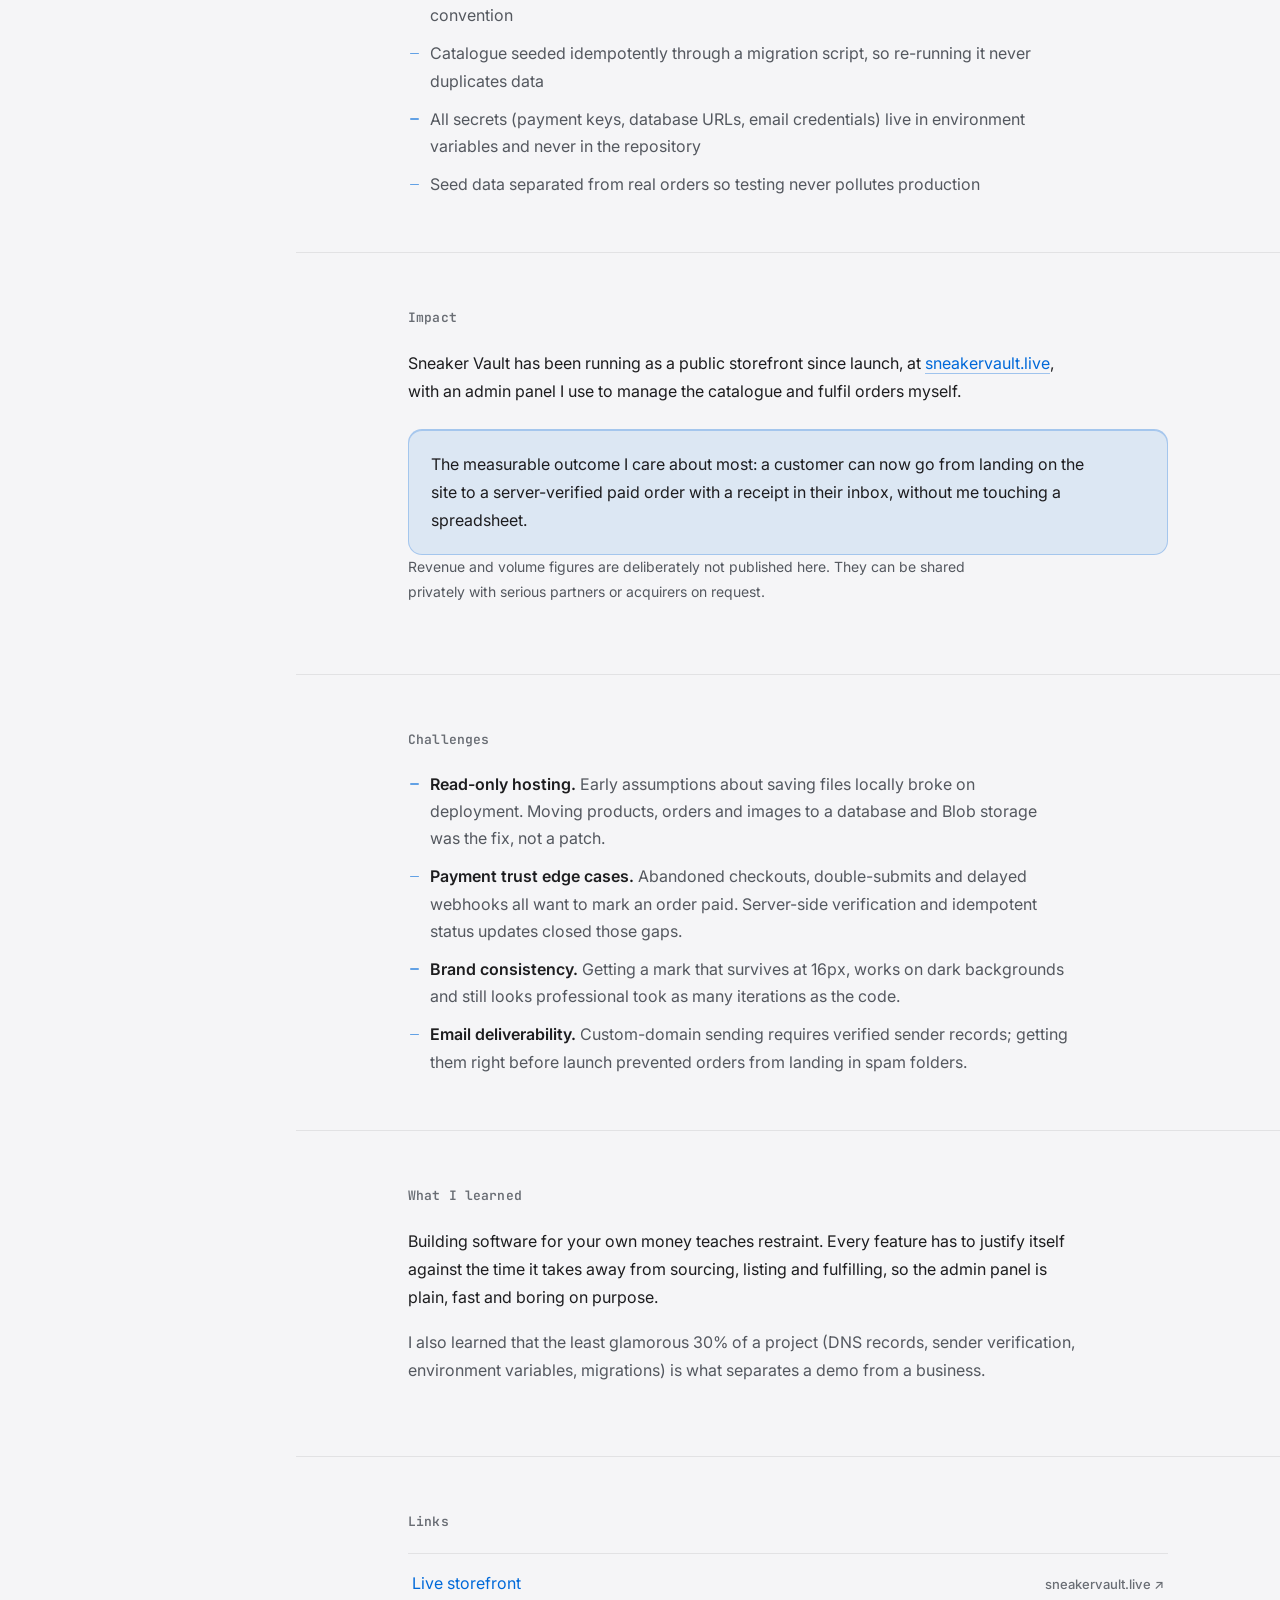
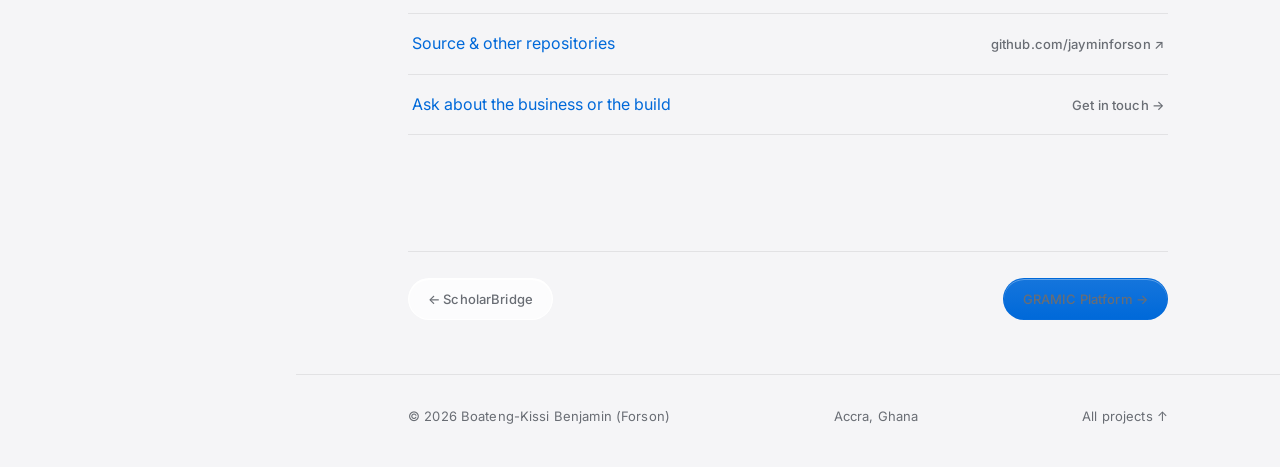
<file: projects/sneakervault.html>
<!DOCTYPE html>
<html lang="en" data-theme="light">
<head>
<meta charset="utf-8">
<meta name="viewport" content="width=device-width, initial-scale=1">
<title>Sneaker Vault — Case study &mdash; Boateng-Kissi Benjamin (Forson)</title>
<meta name="description" content="Sneaker Vault: a sneaker reselling storefront founded in 2023 and built on Next.js, Paystack, Resend, Neon Postgres and Vercel Blob.">
<meta name="theme-color" content="#f5f5f7">
<link rel="icon" href="../assets/favicon.svg" type="image/svg+xml">
<meta property="og:type" content="article">
<meta property="og:title" content="Sneaker Vault — Case study">
<meta property="og:description" content="A real business with real payment verification, not a checkout demo.">
<meta property="og:image" content="https://jayminforson.github.io/portfolio/assets/img/og-cover.png">
<meta name="twitter:card" content="summary_large_image">
<link rel="preconnect" href="https://fonts.googleapis.com">
<link rel="preconnect" href="https://fonts.gstatic.com" crossorigin>
<link href="https://fonts.googleapis.com/css2?family=Inter:wght@400;500;600&family=JetBrains+Mono:wght@400;500&display=swap" rel="stylesheet">
<link rel="stylesheet" href="../assets/css/styles.css">
</head>
<body>
<a class="skip-link" href="#main">Skip to content</a>

<header class="topbar">
  <a class="brandmark" href="../index.html">
    <span class="mono-badge" aria-hidden="true">BF</span>
    <span class="brandtext">B. Forson<span>Builder</span></span>
  </a>
  <div class="topbar-actions">
    <button class="iconbtn" data-theme-toggle type="button" aria-label="Switch to dark theme">
      <svg class="moon" viewBox="0 0 24 24" fill="none" stroke="currentColor" stroke-width="1.7" stroke-linecap="round" stroke-linejoin="round" aria-hidden="true"><path d="M21 12.79A9 9 0 1 1 11.21 3 7 7 0 0 0 21 12.79z"/></svg>
      <svg class="sun" viewBox="0 0 24 24" fill="none" stroke="currentColor" stroke-width="1.7" stroke-linecap="round" stroke-linejoin="round" aria-hidden="true"><circle cx="12" cy="12" r="4"/><path d="M12 2v2M12 20v2M4.9 4.9l1.4 1.4M17.7 17.7l1.4 1.4M2 12h2M20 12h2M4.9 19.1l1.4-1.4M17.7 6.3l1.4-1.4"/></svg>
    </button>
    <button class="iconbtn" id="menuBtn" type="button" aria-label="Open menu" aria-expanded="false" aria-controls="mobileNav">
      <svg viewBox="0 0 24 24" fill="none" stroke="currentColor" stroke-width="1.8" stroke-linecap="round" aria-hidden="true"><path d="M4 7h16M4 12h16M4 17h16"/></svg>
    </button>
  </div>
</header>

<nav id="mobileNav" aria-label="Primary">
  <div class="nav">
    <a href="../index.html"><i>01</i> Intro</a>
    <a href="../index.html#about"><i>02</i> About</a>
    <a href="../index.html#experience"><i>03</i> Experience</a>
    <a href="../index.html#projects"><i>04</i> Projects</a>
    <a href="../index.html#education"><i>05</i> Education</a>
    <a href="../index.html#contact"><i>06</i> Contact</a>
    <a href="../resume.html"><i>07</i> Résumé</a>
  </div>
</nav>

<aside class="sidebar">
  <div>
    <div class="brandmark">
      <span class="mono-badge" aria-hidden="true">BF</span>
      <span class="brandtext">Boateng-Kissi Benjamin (Forson)<span>Builder · Accra</span></span>
    </div>
    <nav class="nav" aria-label="Sections">
      <a href="../index.html#intro"><i>01</i> Intro</a>
      <a href="../index.html#about"><i>02</i> About</a>
      <a href="../index.html#experience"><i>03</i> Experience</a>
      <a href="../index.html#projects" class="is-active"><i>04</i> Projects</a>
      <a href="../index.html#education"><i>05</i> Education</a>
      <a href="../index.html#contact"><i>06</i> Contact</a>
      <a href="../resume.html"><i>07</i> Résumé</a>
    </nav>
  </div>

  <div class="sidefoot">
    <div class="socials">
      <a class="iconbtn" href="https://github.com/jayminforson" target="_blank" rel="noopener" aria-label="GitHub">
        <svg viewBox="0 0 24 24" fill="currentColor" aria-hidden="true"><path d="M12 .5C5.73.5.5 5.73.5 12.02c0 5.1 3.29 9.42 7.86 10.95.58.11.79-.25.79-.56v-2c-3.2.7-3.87-1.54-3.87-1.54-.53-1.34-1.29-1.7-1.29-1.7-1.05-.72.08-.7.08-.7 1.16.08 1.77 1.2 1.77 1.2 1.03 1.77 2.7 1.26 3.36.96.1-.75.4-1.26.73-1.55-2.55-.29-5.24-1.28-5.24-5.7 0-1.26.45-2.29 1.19-3.1-.12-.29-.52-1.46.11-3.05 0 0 .97-.31 3.18 1.18a11 11 0 0 1 5.8 0c2.2-1.49 3.17-1.18 3.17-1.18.63 1.59.23 2.76.12 3.05.74.81 1.18 1.84 1.18 3.1 0 4.43-2.69 5.4-5.25 5.69.41.36.78 1.06.78 2.14v3.17c0 .31.21.68.8.56A11.53 11.53 0 0 0 23.5 12.02C23.5 5.73 18.27.5 12 .5z"/></svg>
      </a>
      <a class="iconbtn" href="mailto:boatengkissibenjamin@gmail.com" aria-label="Email">
        <svg viewBox="0 0 24 24" fill="none" stroke="currentColor" stroke-width="1.7" stroke-linecap="round" stroke-linejoin="round" aria-hidden="true"><rect x="2.5" y="4.5" width="19" height="15" rx="2"/><path d="m3 6.5 9 6 9-6"/></svg>
      </a>
      <a class="iconbtn" href="https://www.linkedin.com/in/boateng-kissi-benjaminamin" target="_blank" rel="noopener" aria-label="LinkedIn">
        <svg viewBox="0 0 24 24" fill="currentColor" aria-hidden="true"><path d="M4.98 3.5a2.5 2.5 0 1 1 0 5 2.5 2.5 0 0 1 0-5zM3 9h4v12H3zM9 9h3.8v1.7h.05c.53-.95 1.83-1.95 3.77-1.95C20.4 8.75 21 11.1 21 14.2V21h-4v-6c0-1.43-.03-3.27-2-3.27-2 0-2.3 1.56-2.3 3.17V21H9z"/></svg>
      </a>
      <a class="iconbtn" href="../index.html#projects" aria-label="All projects">
        <svg viewBox="0 0 24 24" fill="none" stroke="currentColor" stroke-width="1.7" stroke-linecap="round" stroke-linejoin="round" aria-hidden="true"><path d="M4 6h6l2 2h8v10a2 2 0 0 1-2 2H4a2 2 0 0 1-2-2V6z"/></svg>
      </a>
      <button class="iconbtn" data-theme-toggle type="button" aria-label="Switch to dark theme">
        <svg class="moon" viewBox="0 0 24 24" fill="none" stroke="currentColor" stroke-width="1.7" stroke-linecap="round" stroke-linejoin="round" aria-hidden="true"><path d="M21 12.79A9 9 0 1 1 11.21 3 7 7 0 0 0 21 12.79z"/></svg>
        <svg class="sun" viewBox="0 0 24 24" fill="none" stroke="currentColor" stroke-width="1.7" stroke-linecap="round" stroke-linejoin="round" aria-hidden="true"><circle cx="12" cy="12" r="4"/><path d="M12 2v2M12 20v2M4.9 4.9l1.4 1.4M17.7 17.7l1.4 1.4M2 12h2M20 12h2M4.9 19.1l1.4-1.4M17.7 6.3l1.4-1.4"/></svg>
      </button>
    </div>
    <p class="sideline">boatengkissibenjamin@gmail.com<br>Accra, Ghana · GMT+0</p>
  </div>
</aside>

<div class="shell">
<main class="main cs" id="main">

  <section class="section cs-top">
    <div class="wrap">
      <a class="backlink" href="../index.html#projects">
        <svg viewBox="0 0 24 24" fill="none" stroke="currentColor" stroke-width="2" stroke-linecap="round" stroke-linejoin="round" aria-hidden="true"><path d="M19 12H5M11 18l-6-6 6-6"/></svg>
        All projects
      </a>
      <p class="cs-kicker">Entrepreneurship · Software</p>
      <h1>Sneaker Vault</h1>
      <p class="lede">The sneaker reselling business I founded in 2023, rebuilt from direct messages and spreadsheets into a storefront with verified payments, receipts and an admin panel.</p>
    </div>
  </section>

  <section class="section section--tight">
    <div class="wrap cs-hero">
      <figure class="frame">
        <img src="../assets/covers/sneakervault.svg" alt="Sneaker Vault storefront product grid and Paystack checkout flow" width="1200" height="675">
        <figcaption>Storefront → checkout → verified payment</figcaption>
      </figure>

      <dl class="spec">
        <div><dt>Role</dt><dd>Founder, designer, developer</dd></div>
        <div><dt>Founded</dt><dd>2023</dd></div>
        <div><dt>Status</dt><dd>Live</dd></div>
        <div><dt>Stack</dt><dd>Next.js App Router · React 19 · Tailwind CSS v4</dd></div>
        <div><dt>Data</dt><dd>Neon PostgreSQL · Vercel Blob</dd></div>
        <div><dt>Payments</dt><dd>Paystack (server-side verification)</dd></div>
        <div><dt>Email</dt><dd>Resend</dd></div>
        <div><dt>Links</dt><dd><a class="accent" href="https://www.sneakervault.live" target="_blank" rel="noopener">sneakervault.live</a></dd></div>
      </dl>
    </div>
  </section>

  <section class="case-section">
    <div class="wrap case-grid">
      <h2>Problem</h2>
      <div class="case-body">
        <p>I started reselling sneakers in 2023. The early version of the business ran on conversations: catalogue in my head, orders in my inbox, prices in a spreadsheet, confirmation by screenshot. It worked until it didn't: mismatched sizes, missed follow-ups, and no single place where a customer could see what was actually available.</p>
        <p>The problem was not demand. It was that the business had no system.</p>
      </div>
    </div>
  </section>

  <section class="case-section">
    <div class="wrap case-grid">
      <h2>Why it mattered</h2>
      <div class="case-body">
        <p>Sneaker resale runs on trust. A buyer sending money for a pair they have only seen in a photo is taking a risk, and every unclear step is a reason to abandon the purchase. Turning that into a storefront with visible stock, explicit sizing and a real payment flow is not cosmetic; it is what makes a stranger comfortable enough to pay.</p>
      </div>
    </div>
  </section>

  <section class="case-section">
    <div class="wrap case-grid">
      <h2>My role</h2>
      <div class="case-body">
        <p>Founder and sole builder. I run the business and wrote the software behind it.</p>
        <ul>
          <li>Defined the brand direction: minimal, niche and professional, with a scalable mark, a dark version for light surfaces and a red accent, with no checkerboard and no clutter</li>
          <li>Designed and built the storefront, product detail pages and three-step checkout</li>
          <li>Integrated Paystack, including the server-side verification step</li>
          <li>Built the admin panel: login, product CRUD with image upload, orders dashboard and status management</li>
          <li>Owned deployment, database, storage and email configuration</li>
        </ul>
      </div>
    </div>
  </section>

  <section class="case-section">
    <div class="wrap case-grid">
      <h2>Technical approach</h2>
      <div class="case-body">
        <ul>
          <li><strong>Next.js App Router</strong> with React 19 and Tailwind CSS v4: server components for the catalogue, route handlers for the API surface.</li>
          <li><strong>Neon Postgres</strong> as the single source of truth for products, stock and orders. Vercel's filesystem is read-only, so nothing is written to disk at runtime.</li>
          <li><strong>Vercel Blob</strong> for uploaded product imagery, keeping images off the compute layer.</li>
          <li><strong>Paystack popup checkout</strong>, with the transaction verified server-side before an order is ever marked as paid.</li>
          <li><strong>Resend</strong> for transactional email: a customer receipt and an owner alert on every completed order.</li>
          <li><strong>Session-cookie authentication</strong> for the admin panel, deliberately simple rather than a third-party auth dependency.</li>
        </ul>
      </div>
    </div>
  </section>

  <section class="case-section">
    <div class="wrap case-grid">
      <h2>Implementation</h2>
      <div class="case-body">
        <p>The decision that shaped everything else was treating the frontend as disposable and the data as permanent. Every product, order and image lives in Postgres or Blob storage, so redeploying, rebuilding the UI or changing hosting does not lose the business.</p>
        <p>The second was payment verification. The client confirms a payment, but only the server marks an order paid, by checking the transaction with Paystack's API using the secret key. A browser that reports success is a suggestion; a server-verified transaction is a fact.</p>
        <ul>
          <li>Size handling covers US / UK / EUR / CM conversions rather than assuming one convention</li>
          <li>Catalogue seeded idempotently through a migration script, so re-running it never duplicates data</li>
          <li>All secrets (payment keys, database URLs, email credentials) live in environment variables and never in the repository</li>
          <li>Seed data separated from real orders so testing never pollutes production</li>
        </ul>
      </div>
    </div>
  </section>

  <section class="case-section">
    <div class="wrap case-grid">
      <h2>Impact</h2>
      <div class="case-body">
        <p>Sneaker Vault has been running as a public storefront since launch, at <a class="accent" href="https://www.sneakervault.live" target="_blank" rel="noopener">sneakervault.live</a>, with an admin panel I use to manage the catalogue and fulfil orders myself.</p>
        <div class="callout">
          <p>The measurable outcome I care about most: a customer can now go from landing on the site to a server-verified paid order with a receipt in their inbox, without me touching a spreadsheet.</p>
        </div>
        <p class="muted" style="font-size:.875rem">Revenue and volume figures are deliberately not published here. They can be shared privately with serious partners or acquirers on request.</p>
      </div>
    </div>
  </section>

  <section class="case-section">
    <div class="wrap case-grid">
      <h2>Challenges</h2>
      <div class="case-body">
        <ul>
          <li><strong>Read-only hosting.</strong> Early assumptions about saving files locally broke on deployment. Moving products, orders and images to a database and Blob storage was the fix, not a patch.</li>
          <li><strong>Payment trust edge cases.</strong> Abandoned checkouts, double-submits and delayed webhooks all want to mark an order paid. Server-side verification and idempotent status updates closed those gaps.</li>
          <li><strong>Brand consistency.</strong> Getting a mark that survives at 16px, works on dark backgrounds and still looks professional took as many iterations as the code.</li>
          <li><strong>Email deliverability.</strong> Custom-domain sending requires verified sender records; getting them right before launch prevented orders from landing in spam folders.</li>
        </ul>
      </div>
    </div>
  </section>

  <section class="case-section">
    <div class="wrap case-grid">
      <h2>What I learned</h2>
      <div class="case-body">
        <p>Building software for your own money teaches restraint. Every feature has to justify itself against the time it takes away from sourcing, listing and fulfilling, so the admin panel is plain, fast and boring on purpose.</p>
        <p>I also learned that the least glamorous 30% of a project (DNS records, sender verification, environment variables, migrations) is what separates a demo from a business.</p>
      </div>
    </div>
  </section>

  <section class="case-section">
    <div class="wrap case-grid">
      <h2>Links</h2>
      <div class="case-body">
        <div class="linklist">
          <a href="https://www.sneakervault.live" target="_blank" rel="noopener">Live storefront <span>sneakervault.live ↗</span></a>
          <a href="https://github.com/jayminforson" target="_blank" rel="noopener">Source &amp; other repositories <span>github.com/jayminforson ↗</span></a>
          <a href="../index.html#contact">Ask about the business or the build <span>Get in touch →</span></a>
        </div>
      </div>
    </div>
  </section>

  <section class="section section--tight">
    <div class="wrap">
      <nav class="case-nav" aria-label="Project navigation">
        <a class="btn btn--ghost" href="scholarbridge.html">← ScholarBridge</a>
        <a class="btn btn--primary" href="gramic-platform.html">GRAMIC Platform →</a>
      </nav>
    </div>
  </section>


</main>

  <footer class="site-footer">
    <div class="wrap">
      <div class="footline">
        <span>&copy; <span data-year>2026</span> Boateng-Kissi Benjamin (Forson)</span>
        <span>Accra, Ghana</span>
        <a href="../index.html#projects">All projects ↑</a>
      </div>
    </div>
  </footer>
</div>

<script src="../assets/js/main.js" defer></script>
</body>
</html>
</file>
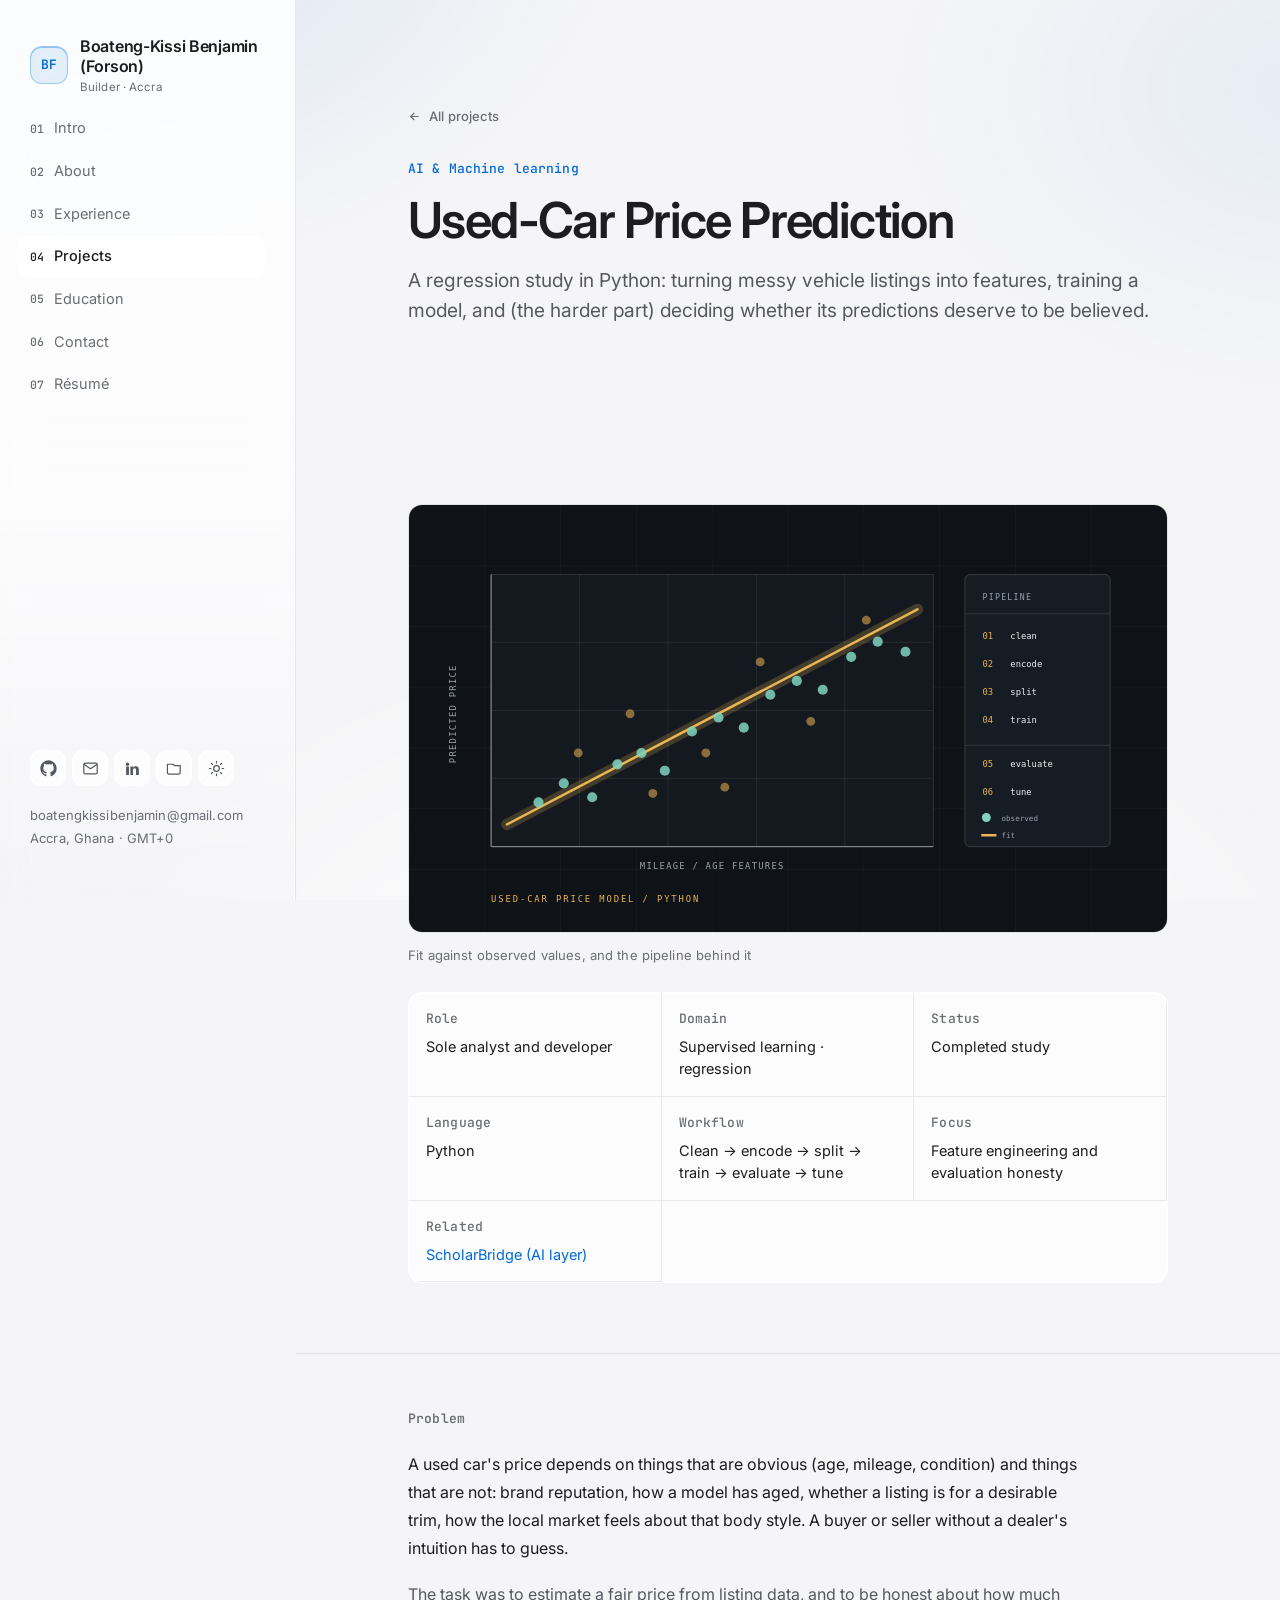
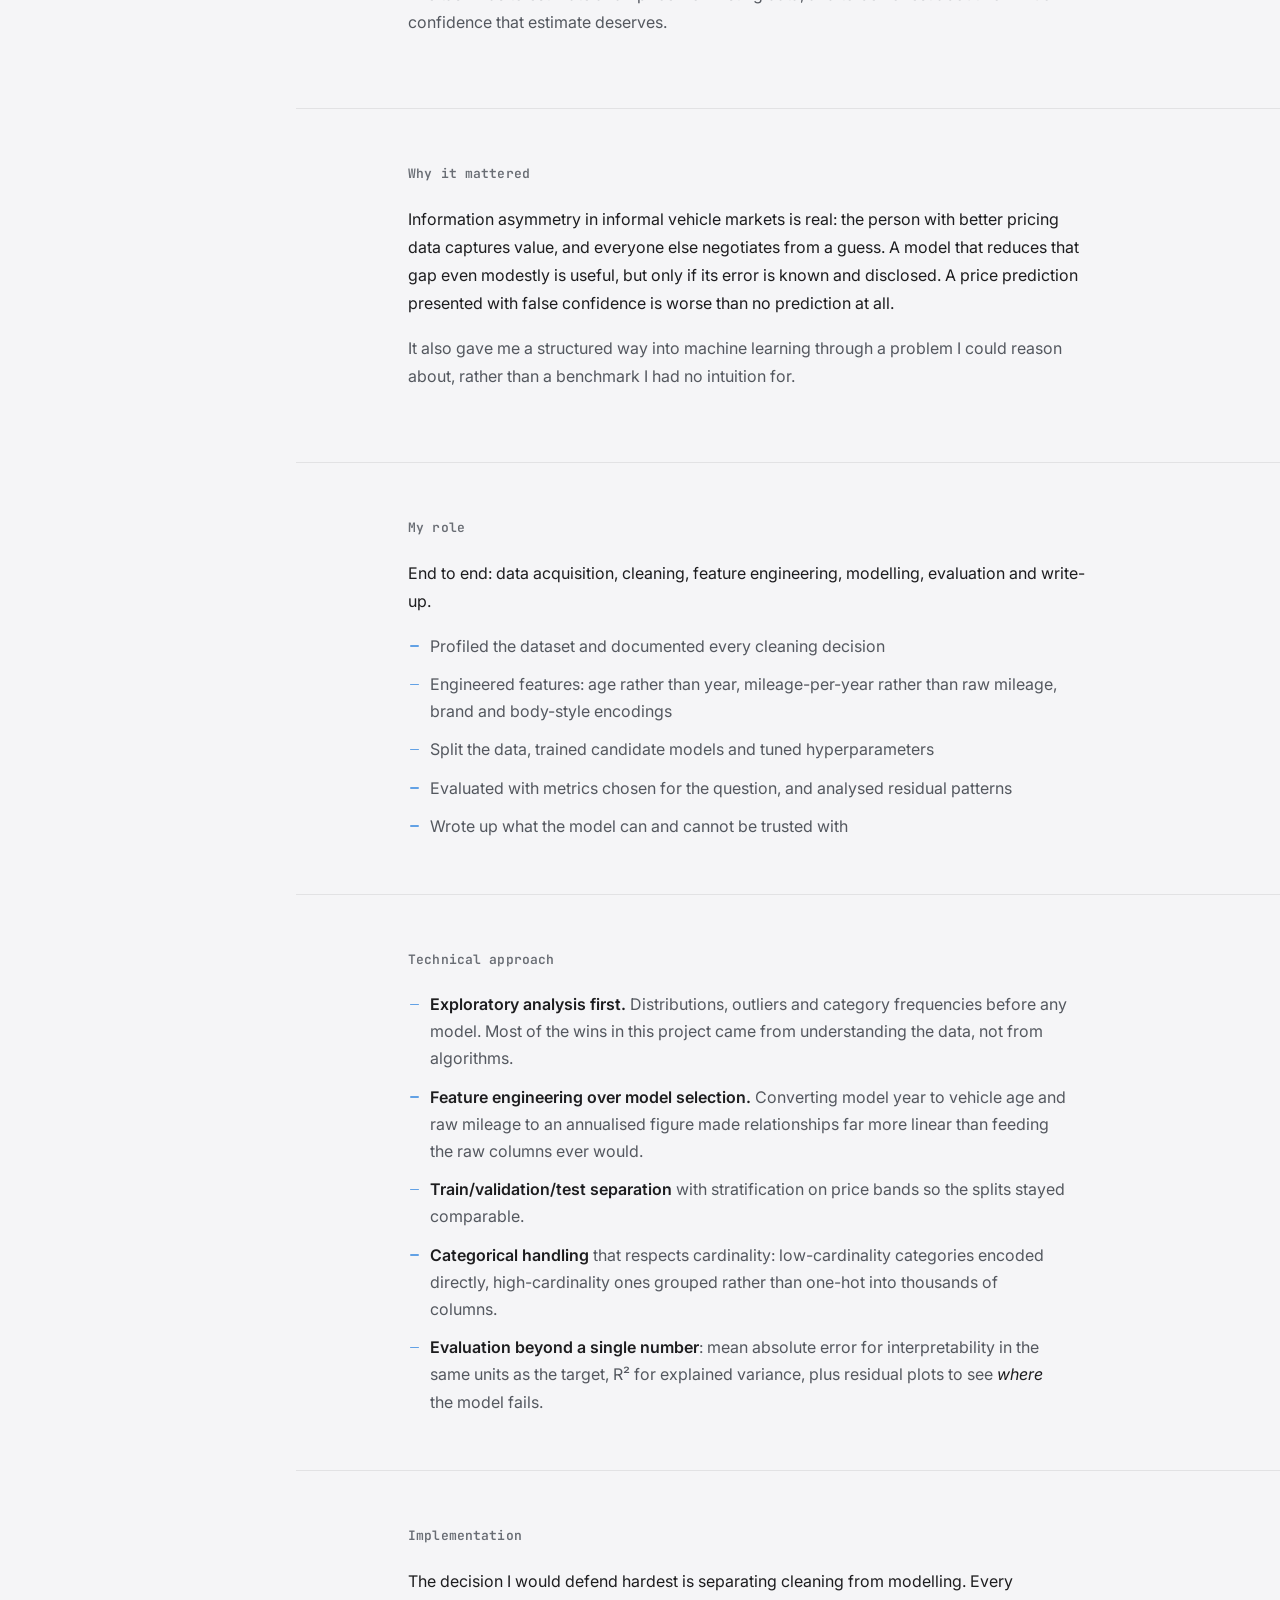
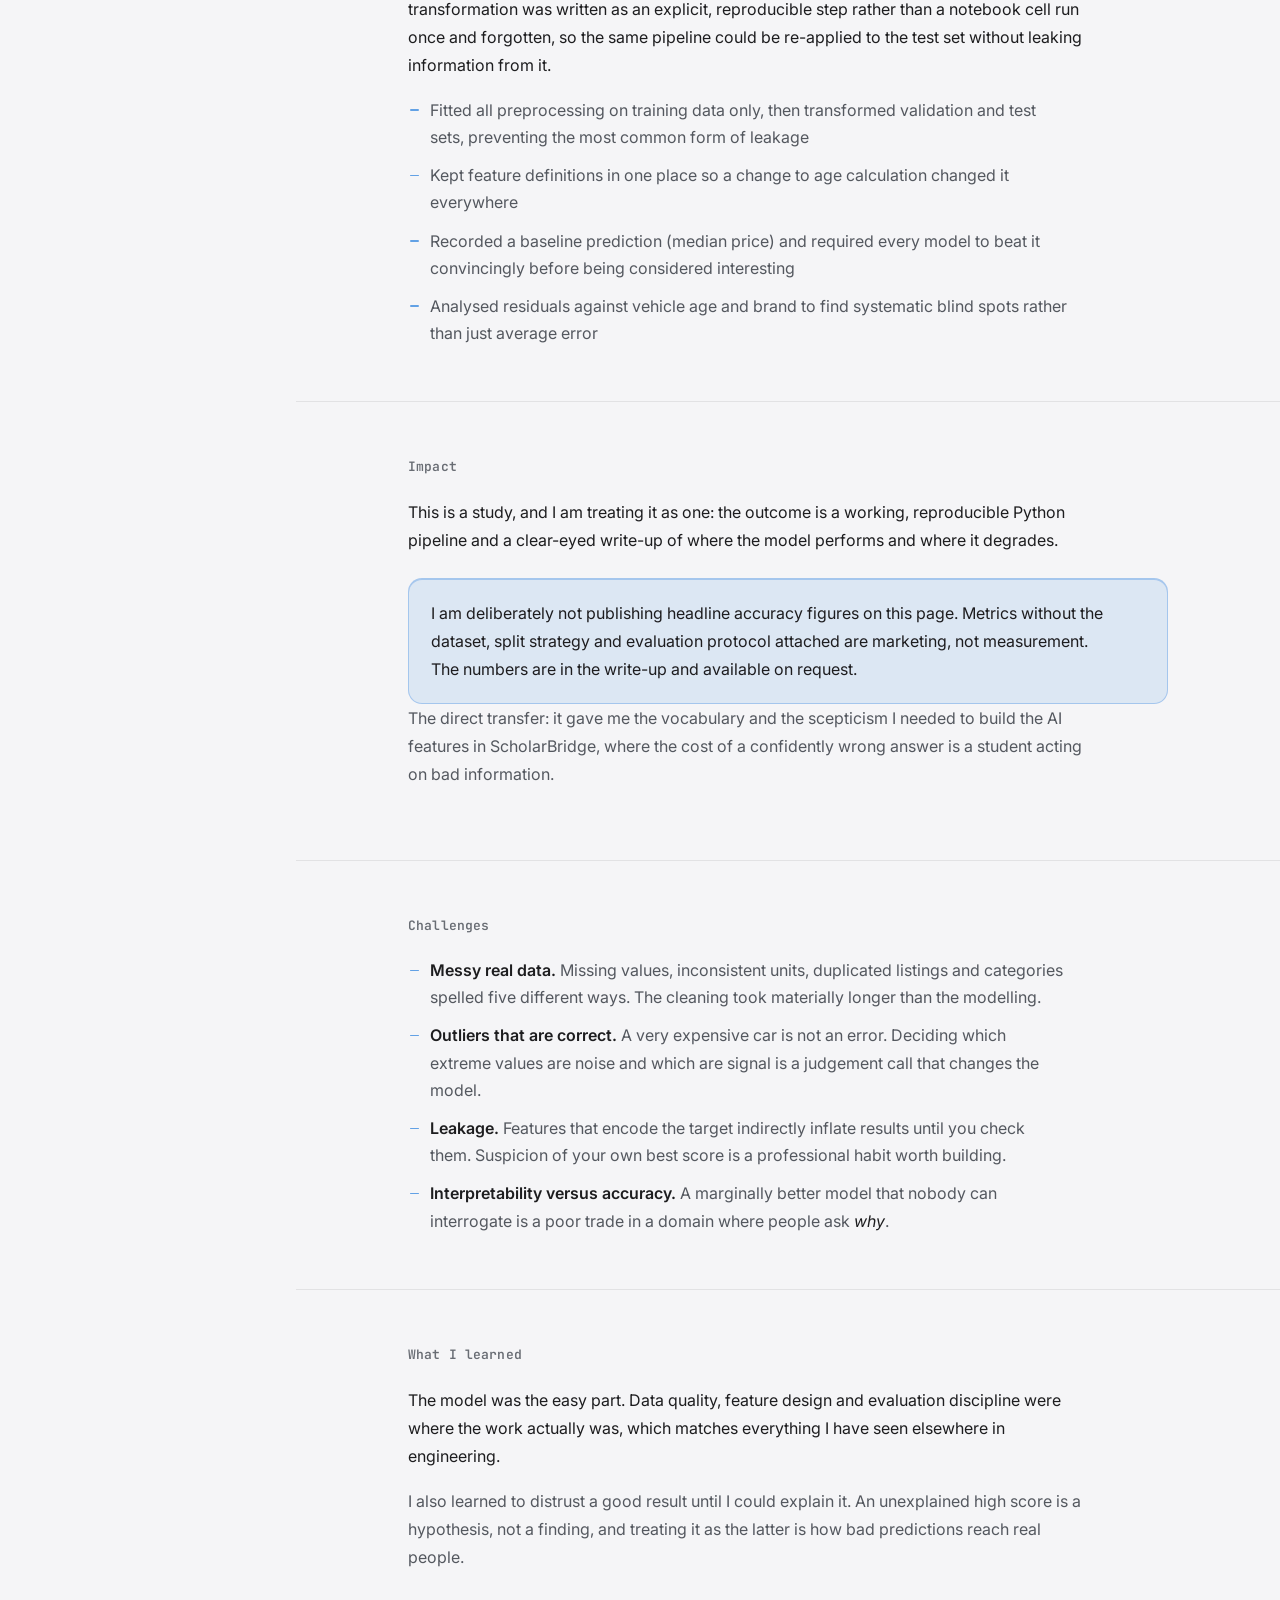
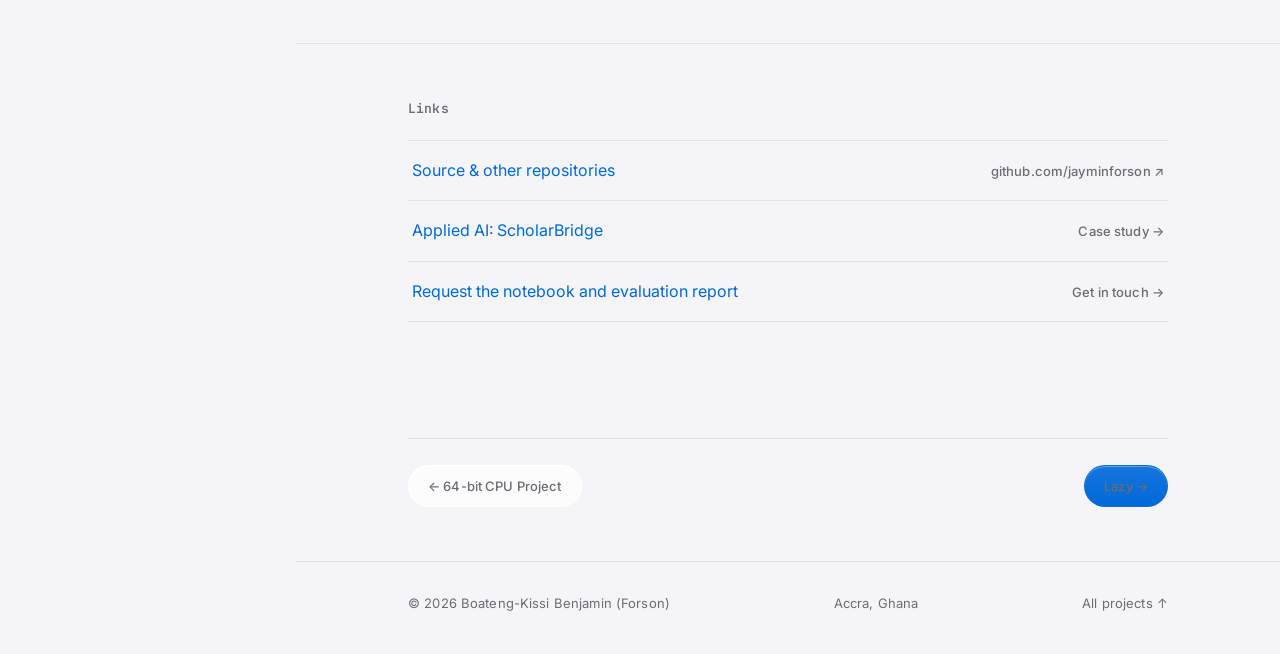
<file: projects/used-car-price.html>
<!DOCTYPE html>
<html lang="en" data-theme="light">
<head>
<meta charset="utf-8">
<meta name="viewport" content="width=device-width, initial-scale=1">
<title>Used-Car Price Prediction — Case study &mdash; Boateng-Kissi Benjamin (Forson)</title>
<meta name="description" content="A machine-learning study in Python: cleaning vehicle listings, engineering features, training a regression model and judging whether its predictions are trustworthy.">
<meta name="theme-color" content="#f5f5f7">
<link rel="icon" href="../assets/favicon.svg" type="image/svg+xml">
<meta property="og:type" content="article">
<meta property="og:title" content="Used-Car Price Prediction — Case study">
<meta property="og:description" content="The model was the easy part. Trusting it was the project.">
<meta property="og:image" content="https://jayminforson.github.io/portfolio/assets/img/og-cover.png">
<meta name="twitter:card" content="summary_large_image">
<link rel="preconnect" href="https://fonts.googleapis.com">
<link rel="preconnect" href="https://fonts.gstatic.com" crossorigin>
<link href="https://fonts.googleapis.com/css2?family=Inter:wght@400;500;600&family=JetBrains+Mono:wght@400;500&display=swap" rel="stylesheet">
<link rel="stylesheet" href="../assets/css/styles.css">
</head>
<body>
<a class="skip-link" href="#main">Skip to content</a>

<header class="topbar">
  <a class="brandmark" href="../index.html">
    <span class="mono-badge" aria-hidden="true">BF</span>
    <span class="brandtext">B. Forson<span>Builder</span></span>
  </a>
  <div class="topbar-actions">
    <button class="iconbtn" data-theme-toggle type="button" aria-label="Switch to dark theme">
      <svg class="moon" viewBox="0 0 24 24" fill="none" stroke="currentColor" stroke-width="1.7" stroke-linecap="round" stroke-linejoin="round" aria-hidden="true"><path d="M21 12.79A9 9 0 1 1 11.21 3 7 7 0 0 0 21 12.79z"/></svg>
      <svg class="sun" viewBox="0 0 24 24" fill="none" stroke="currentColor" stroke-width="1.7" stroke-linecap="round" stroke-linejoin="round" aria-hidden="true"><circle cx="12" cy="12" r="4"/><path d="M12 2v2M12 20v2M4.9 4.9l1.4 1.4M17.7 17.7l1.4 1.4M2 12h2M20 12h2M4.9 19.1l1.4-1.4M17.7 6.3l1.4-1.4"/></svg>
    </button>
    <button class="iconbtn" id="menuBtn" type="button" aria-label="Open menu" aria-expanded="false" aria-controls="mobileNav">
      <svg viewBox="0 0 24 24" fill="none" stroke="currentColor" stroke-width="1.8" stroke-linecap="round" aria-hidden="true"><path d="M4 7h16M4 12h16M4 17h16"/></svg>
    </button>
  </div>
</header>

<nav id="mobileNav" aria-label="Primary">
  <div class="nav">
    <a href="../index.html"><i>01</i> Intro</a>
    <a href="../index.html#about"><i>02</i> About</a>
    <a href="../index.html#experience"><i>03</i> Experience</a>
    <a href="../index.html#projects"><i>04</i> Projects</a>
    <a href="../index.html#education"><i>05</i> Education</a>
    <a href="../index.html#contact"><i>06</i> Contact</a>
    <a href="../resume.html"><i>07</i> Résumé</a>
  </div>
</nav>

<aside class="sidebar">
  <div>
    <div class="brandmark">
      <span class="mono-badge" aria-hidden="true">BF</span>
      <span class="brandtext">Boateng-Kissi Benjamin (Forson)<span>Builder · Accra</span></span>
    </div>
    <nav class="nav" aria-label="Sections">
      <a href="../index.html#intro"><i>01</i> Intro</a>
      <a href="../index.html#about"><i>02</i> About</a>
      <a href="../index.html#experience"><i>03</i> Experience</a>
      <a href="../index.html#projects" class="is-active"><i>04</i> Projects</a>
      <a href="../index.html#education"><i>05</i> Education</a>
      <a href="../index.html#contact"><i>06</i> Contact</a>
      <a href="../resume.html"><i>07</i> Résumé</a>
    </nav>
  </div>

  <div class="sidefoot">
    <div class="socials">
      <a class="iconbtn" href="https://github.com/jayminforson" target="_blank" rel="noopener" aria-label="GitHub">
        <svg viewBox="0 0 24 24" fill="currentColor" aria-hidden="true"><path d="M12 .5C5.73.5.5 5.73.5 12.02c0 5.1 3.29 9.42 7.86 10.95.58.11.79-.25.79-.56v-2c-3.2.7-3.87-1.54-3.87-1.54-.53-1.34-1.29-1.7-1.29-1.7-1.05-.72.08-.7.08-.7 1.16.08 1.77 1.2 1.77 1.2 1.03 1.77 2.7 1.26 3.36.96.1-.75.4-1.26.73-1.55-2.55-.29-5.24-1.28-5.24-5.7 0-1.26.45-2.29 1.19-3.1-.12-.29-.52-1.46.11-3.05 0 0 .97-.31 3.18 1.18a11 11 0 0 1 5.8 0c2.2-1.49 3.17-1.18 3.17-1.18.63 1.59.23 2.76.12 3.05.74.81 1.18 1.84 1.18 3.1 0 4.43-2.69 5.4-5.25 5.69.41.36.78 1.06.78 2.14v3.17c0 .31.21.68.8.56A11.53 11.53 0 0 0 23.5 12.02C23.5 5.73 18.27.5 12 .5z"/></svg>
      </a>
      <a class="iconbtn" href="mailto:boatengkissibenjamin@gmail.com" aria-label="Email">
        <svg viewBox="0 0 24 24" fill="none" stroke="currentColor" stroke-width="1.7" stroke-linecap="round" stroke-linejoin="round" aria-hidden="true"><rect x="2.5" y="4.5" width="19" height="15" rx="2"/><path d="m3 6.5 9 6 9-6"/></svg>
      </a>
      <a class="iconbtn" href="https://www.linkedin.com/in/boateng-kissi-benjaminamin" target="_blank" rel="noopener" aria-label="LinkedIn">
        <svg viewBox="0 0 24 24" fill="currentColor" aria-hidden="true"><path d="M4.98 3.5a2.5 2.5 0 1 1 0 5 2.5 2.5 0 0 1 0-5zM3 9h4v12H3zM9 9h3.8v1.7h.05c.53-.95 1.83-1.95 3.77-1.95C20.4 8.75 21 11.1 21 14.2V21h-4v-6c0-1.43-.03-3.27-2-3.27-2 0-2.3 1.56-2.3 3.17V21H9z"/></svg>
      </a>
      <a class="iconbtn" href="../index.html#projects" aria-label="All projects">
        <svg viewBox="0 0 24 24" fill="none" stroke="currentColor" stroke-width="1.7" stroke-linecap="round" stroke-linejoin="round" aria-hidden="true"><path d="M4 6h6l2 2h8v10a2 2 0 0 1-2 2H4a2 2 0 0 1-2-2V6z"/></svg>
      </a>
      <button class="iconbtn" data-theme-toggle type="button" aria-label="Switch to dark theme">
        <svg class="moon" viewBox="0 0 24 24" fill="none" stroke="currentColor" stroke-width="1.7" stroke-linecap="round" stroke-linejoin="round" aria-hidden="true"><path d="M21 12.79A9 9 0 1 1 11.21 3 7 7 0 0 0 21 12.79z"/></svg>
        <svg class="sun" viewBox="0 0 24 24" fill="none" stroke="currentColor" stroke-width="1.7" stroke-linecap="round" stroke-linejoin="round" aria-hidden="true"><circle cx="12" cy="12" r="4"/><path d="M12 2v2M12 20v2M4.9 4.9l1.4 1.4M17.7 17.7l1.4 1.4M2 12h2M20 12h2M4.9 19.1l1.4-1.4M17.7 6.3l1.4-1.4"/></svg>
      </button>
    </div>
    <p class="sideline">boatengkissibenjamin@gmail.com<br>Accra, Ghana · GMT+0</p>
  </div>
</aside>

<div class="shell">
<main class="main cs" id="main">

  <section class="section cs-top">
    <div class="wrap">
      <a class="backlink" href="../index.html#projects">
        <svg viewBox="0 0 24 24" fill="none" stroke="currentColor" stroke-width="2" stroke-linecap="round" stroke-linejoin="round" aria-hidden="true"><path d="M19 12H5M11 18l-6-6 6-6"/></svg>
        All projects
      </a>
      <p class="cs-kicker">AI &amp; Machine learning</p>
      <h1>Used-Car Price Prediction</h1>
      <p class="lede">A regression study in Python: turning messy vehicle listings into features, training a model, and (the harder part) deciding whether its predictions deserve to be believed.</p>
    </div>
  </section>

  <section class="section section--tight">
    <div class="wrap cs-hero">
      <figure class="frame">
        <img src="../assets/covers/used-car-price.svg" alt="Scatter plot of observed vehicle prices against a fitted regression line, with the training pipeline listed alongside" width="1200" height="675">
        <figcaption>Fit against observed values, and the pipeline behind it</figcaption>
      </figure>

      <dl class="spec">
        <div><dt>Role</dt><dd>Sole analyst and developer</dd></div>
        <div><dt>Domain</dt><dd>Supervised learning · regression</dd></div>
        <div><dt>Status</dt><dd>Completed study</dd></div>
        <div><dt>Language</dt><dd>Python</dd></div>
        <div><dt>Workflow</dt><dd>Clean → encode → split → train → evaluate → tune</dd></div>
        <div><dt>Focus</dt><dd>Feature engineering and evaluation honesty</dd></div>
        <div><dt>Related</dt><dd><a class="accent" href="scholarbridge.html">ScholarBridge (AI layer)</a></dd></div>
      </dl>
    </div>
  </section>

  <section class="case-section">
    <div class="wrap case-grid">
      <h2>Problem</h2>
      <div class="case-body">
        <p>A used car's price depends on things that are obvious (age, mileage, condition) and things that are not: brand reputation, how a model has aged, whether a listing is for a desirable trim, how the local market feels about that body style. A buyer or seller without a dealer's intuition has to guess.</p>
        <p>The task was to estimate a fair price from listing data, and to be honest about how much confidence that estimate deserves.</p>
      </div>
    </div>
  </section>

  <section class="case-section">
    <div class="wrap case-grid">
      <h2>Why it mattered</h2>
      <div class="case-body">
        <p>Information asymmetry in informal vehicle markets is real: the person with better pricing data captures value, and everyone else negotiates from a guess. A model that reduces that gap even modestly is useful, but only if its error is known and disclosed. A price prediction presented with false confidence is worse than no prediction at all.</p>
        <p>It also gave me a structured way into machine learning through a problem I could reason about, rather than a benchmark I had no intuition for.</p>
      </div>
    </div>
  </section>

  <section class="case-section">
    <div class="wrap case-grid">
      <h2>My role</h2>
      <div class="case-body">
        <p>End to end: data acquisition, cleaning, feature engineering, modelling, evaluation and write-up.</p>
        <ul>
          <li>Profiled the dataset and documented every cleaning decision</li>
          <li>Engineered features: age rather than year, mileage-per-year rather than raw mileage, brand and body-style encodings</li>
          <li>Split the data, trained candidate models and tuned hyperparameters</li>
          <li>Evaluated with metrics chosen for the question, and analysed residual patterns</li>
          <li>Wrote up what the model can and cannot be trusted with</li>
        </ul>
      </div>
    </div>
  </section>

  <section class="case-section">
    <div class="wrap case-grid">
      <h2>Technical approach</h2>
      <div class="case-body">
        <ul>
          <li><strong>Exploratory analysis first.</strong> Distributions, outliers and category frequencies before any model. Most of the wins in this project came from understanding the data, not from algorithms.</li>
          <li><strong>Feature engineering over model selection.</strong> Converting model year to vehicle age and raw mileage to an annualised figure made relationships far more linear than feeding the raw columns ever would.</li>
          <li><strong>Train/validation/test separation</strong> with stratification on price bands so the splits stayed comparable.</li>
          <li><strong>Categorical handling</strong> that respects cardinality: low-cardinality categories encoded directly, high-cardinality ones grouped rather than one-hot into thousands of columns.</li>
          <li><strong>Evaluation beyond a single number</strong>: mean absolute error for interpretability in the same units as the target, R² for explained variance, plus residual plots to see <em>where</em> the model fails.</li>
        </ul>
      </div>
    </div>
  </section>

  <section class="case-section">
    <div class="wrap case-grid">
      <h2>Implementation</h2>
      <div class="case-body">
        <p>The decision I would defend hardest is separating cleaning from modelling. Every transformation was written as an explicit, reproducible step rather than a notebook cell run once and forgotten, so the same pipeline could be re-applied to the test set without leaking information from it.</p>
        <ul>
          <li>Fitted all preprocessing on training data only, then transformed validation and test sets, preventing the most common form of leakage</li>
          <li>Kept feature definitions in one place so a change to age calculation changed it everywhere</li>
          <li>Recorded a baseline prediction (median price) and required every model to beat it convincingly before being considered interesting</li>
          <li>Analysed residuals against vehicle age and brand to find systematic blind spots rather than just average error</li>
        </ul>
      </div>
    </div>
  </section>

  <section class="case-section">
    <div class="wrap case-grid">
      <h2>Impact</h2>
      <div class="case-body">
        <p>This is a study, and I am treating it as one: the outcome is a working, reproducible Python pipeline and a clear-eyed write-up of where the model performs and where it degrades.</p>
        <div class="callout">
          <p>I am deliberately not publishing headline accuracy figures on this page. Metrics without the dataset, split strategy and evaluation protocol attached are marketing, not measurement. The numbers are in the write-up and available on request.</p>
        </div>
        <p>The direct transfer: it gave me the vocabulary and the scepticism I needed to build the AI features in ScholarBridge, where the cost of a confidently wrong answer is a student acting on bad information.</p>
      </div>
    </div>
  </section>

  <section class="case-section">
    <div class="wrap case-grid">
      <h2>Challenges</h2>
      <div class="case-body">
        <ul>
          <li><strong>Messy real data.</strong> Missing values, inconsistent units, duplicated listings and categories spelled five different ways. The cleaning took materially longer than the modelling.</li>
          <li><strong>Outliers that are correct.</strong> A very expensive car is not an error. Deciding which extreme values are noise and which are signal is a judgement call that changes the model.</li>
          <li><strong>Leakage.</strong> Features that encode the target indirectly inflate results until you check them. Suspicion of your own best score is a professional habit worth building.</li>
          <li><strong>Interpretability versus accuracy.</strong> A marginally better model that nobody can interrogate is a poor trade in a domain where people ask <em>why</em>.</li>
        </ul>
      </div>
    </div>
  </section>

  <section class="case-section">
    <div class="wrap case-grid">
      <h2>What I learned</h2>
      <div class="case-body">
        <p>The model was the easy part. Data quality, feature design and evaluation discipline were where the work actually was, which matches everything I have seen elsewhere in engineering.</p>
        <p>I also learned to distrust a good result until I could explain it. An unexplained high score is a hypothesis, not a finding, and treating it as the latter is how bad predictions reach real people.</p>
      </div>
    </div>
  </section>

  <section class="case-section">
    <div class="wrap case-grid">
      <h2>Links</h2>
      <div class="case-body">
        <div class="linklist">
          <a href="https://github.com/jayminforson" target="_blank" rel="noopener">Source &amp; other repositories <span>github.com/jayminforson ↗</span></a>
          <a href="scholarbridge.html">Applied AI: ScholarBridge <span>Case study →</span></a>
          <a href="../index.html#contact">Request the notebook and evaluation report <span>Get in touch →</span></a>
        </div>
      </div>
    </div>
  </section>

  <section class="section section--tight">
    <div class="wrap">
      <nav class="case-nav" aria-label="Project navigation">
        <a class="btn btn--ghost" href="cpu-64bit.html">← 64-bit CPU Project</a>
        <a class="btn btn--primary" href="lazy.html">Lazy →</a>
      </nav>
    </div>
  </section>


</main>

  <footer class="site-footer">
    <div class="wrap">
      <div class="footline">
        <span>&copy; <span data-year>2026</span> Boateng-Kissi Benjamin (Forson)</span>
        <span>Accra, Ghana</span>
        <a href="../index.html#projects">All projects ↑</a>
      </div>
    </div>
  </footer>
</div>

<script src="../assets/js/main.js" defer></script>
</body>
</html>
</file>
<file: assets/css/styles.css>
/* ============================================================
   Boateng-Kissi Benjamin Forson — personal portfolio
   Single-column, sidebar-led. Liquid-glass, light-first with a
   dark toggle. No build step.
   ============================================================ */

:root{
  color-scheme:dark;
  --bg:#0b0c0e;
  --bg-2:rgba(255,255,255,.05);
  --bg-3:rgba(255,255,255,.085);
  --text:#f2f2f4;
  --text-2:#a9aeb6;
  --text-3:#868b93;
  --line:rgba(255,255,255,.11);
  --line-2:rgba(255,255,255,.075);
  --accent:#0a84ff;
  --accent-solid:#0060d0;
  --accent-ink:#ffffff;
  --accent-soft:rgba(10,132,255,.18);
  --ok:#30d158;
  --shadow:0 18px 44px -26px rgba(0,0,0,.95);
  --sidebar:296px;
  --col:760px;
  --r:14px;
  --r-lg:18px;
  --glass:rgba(255,255,255,.055);
  --glass-2:rgba(255,255,255,.09);
  --glass-b:rgba(255,255,255,.11);
  --hi:rgba(255,255,255,.15);
  --blur:saturate(180%) blur(22px);
  --f-display:"Inter",ui-sans-serif,system-ui,-apple-system,sans-serif;
  --f-body:"Inter",ui-sans-serif,system-ui,-apple-system,sans-serif;
  --f-mono:"JetBrains Mono",ui-monospace,SFMono-Regular,Menlo,monospace;
  --ease:cubic-bezier(.32,.72,.28,1);
}

[data-theme="light"]{
  color-scheme:light;
  --bg:#f5f5f7;
  --bg-2:rgba(255,255,255,.72);
  --bg-3:rgba(255,255,255,.92);
  --text:#1d1d1f;
  --text-2:#54585f;
  --text-3:#696d74;
  --line:rgba(0,0,0,.11);
  --line-2:rgba(0,0,0,.075);
  --accent:#0069d9;
  --accent-ink:#ffffff;
  --accent-soft:rgba(0,105,217,.1);
  --accent-solid:#0069d9;
  --ok:#179043;
  --shadow:0 16px 40px -28px rgba(0,0,0,.4);
  --glass:rgba(255,255,255,.7);
  --glass-2:rgba(255,255,255,.88);
  --glass-b:rgba(255,255,255,.95);
  --hi:rgba(255,255,255,1);
  --blur:saturate(180%) blur(20px);
}

/* Increase Contrast: promote the tertiary token to secondary and strengthen
   the rules. Specificity matches the theme blocks, so this stays below them. */
@media (prefers-contrast:more){
  :root{--text-3:var(--text-2);--line:rgba(255,255,255,.3);--line-2:rgba(255,255,255,.22)}
  :root[data-theme="dark"]{--text-3:var(--text-2);--line:rgba(255,255,255,.3);--line-2:rgba(255,255,255,.22)}
  :root[data-theme="light"]{--text-3:var(--text-2);--line:rgba(0,0,0,.3);--line-2:rgba(0,0,0,.22)}
}

*,*::before,*::after{box-sizing:border-box}
html{-webkit-text-size-adjust:100%;scroll-behavior:smooth}
@media (prefers-reduced-motion:reduce){html{scroll-behavior:auto}}
body{
  margin:0;background:var(--bg);color:var(--text);
  font-family:var(--f-body);font-size:16px;line-height:1.7;
  -webkit-font-smoothing:antialiased;text-rendering:optimizeLegibility;
  overflow-x:hidden;
}
body::before{
  content:"";position:fixed;inset:0;z-index:-1;pointer-events:none;
  background:
    radial-gradient(880px 620px at 6% -12%, color-mix(in srgb,var(--accent) 26%,transparent), transparent 64%),
    radial-gradient(720px 520px at 102% 10%, color-mix(in srgb,var(--accent) 12%,transparent), transparent 60%),
    radial-gradient(1100px 720px at 55% 115%, rgba(255,255,255,.06), transparent 62%);
}
[data-theme="light"] body::before{
  background:
    radial-gradient(880px 620px at 6% -12%, color-mix(in srgb,var(--accent) 12%,transparent), transparent 62%),
    radial-gradient(720px 520px at 102% 10%, color-mix(in srgb,var(--accent) 6%,transparent), transparent 58%),
    radial-gradient(1100px 720px at 55% 115%, rgba(255,255,255,.9), transparent 60%);
}
img,svg{max-width:100%;display:block}
a{color:inherit;text-decoration:none}
p{margin:0 0 1.1em}
ul{margin:0;padding:0;list-style:none}
button{font:inherit;color:inherit;cursor:pointer}
::selection{background:var(--accent-solid);color:var(--accent-ink)}
code{font-family:var(--f-mono);font-size:.9em}

.sr-only{position:absolute;width:1px;height:1px;padding:0;margin:-1px;overflow:hidden;clip:rect(0,0,0,0);white-space:nowrap;border:0}
.skip-link{position:fixed;top:-60px;left:16px;z-index:200;background:var(--accent);color:var(--accent-ink);
  padding:10px 18px;border-radius:100px;font-size:14.5px;font-weight:500;transition:top .2s}
.skip-link:focus{top:16px}

:focus-visible{outline:2px solid var(--accent);outline-offset:3px;border-radius:8px}

/* ---------- glass ----------
   Layer discipline: blur only on the floating controls. .tag, .fact, .spec,
   .resume-doc, .proj and .callout are content surfaces and keep their fill,
   not the material. */
.glass,
.sidebar,.topbar,#mobileNav,.pill,.btn,.iconbtn,.copybtn,.mono-badge,
.nav a.is-active{
  -webkit-backdrop-filter:var(--blur);
  backdrop-filter:var(--blur);
}
@media (prefers-reduced-transparency:reduce){
  .glass,.sidebar,.topbar,#mobileNav,.pill,.btn,.iconbtn,.copybtn,.mono-badge,
  .nav a.is-active{-webkit-backdrop-filter:none;backdrop-filter:none}
}

/* ---------- layout ---------- */
.shell{margin-left:var(--sidebar);min-height:100vh;display:flex;flex-direction:column}
.sidebar{
  position:fixed;top:0;left:0;bottom:0;width:var(--sidebar);z-index:60;
  padding:clamp(28px,4vh,52px) 30px;
  display:flex;flex-direction:column;justify-content:space-between;gap:32px;
  background:linear-gradient(180deg,var(--glass-2),var(--glass) 55%,transparent);
  border-right:1px solid var(--line-2);
  box-shadow:inset -1px 0 0 var(--hi);
}

.main{display:flex;flex-direction:column}
.wrap{width:100%;max-width:calc(var(--col) + 2 * clamp(24px,5vw,72px));
  margin:0 auto;padding:0 clamp(24px,5vw,72px)}

/* ---------- sidebar bits ---------- */
.brandmark{display:flex;align-items:center;gap:12px;margin-bottom:14px}
.mono-badge{
  width:38px;height:38px;flex:none;border-radius:12px;
  display:grid;place-items:center;
  font-family:var(--f-mono);font-size:13px;font-weight:600;letter-spacing:-.01em;
  background:var(--accent-soft);color:var(--accent);
  border:1px solid color-mix(in srgb,var(--accent) 30%,transparent);
  box-shadow:inset 0 1px 0 color-mix(in srgb,var(--accent) 35%,transparent);
}
.brandtext{font-family:var(--f-display);font-weight:600;font-size:16px;line-height:1.25;letter-spacing:-.018em}
.brandtext span{display:block;color:var(--text-3);font-family:var(--f-body);font-size:11.5px;
  font-weight:400;letter-spacing:.01em;margin-top:4px}

.nav{display:flex;flex-direction:column;gap:2px}
.nav a{
  position:relative;display:flex;align-items:center;gap:10px;
  padding:8px 12px;margin-left:-12px;border-radius:10px;
  font-size:14.5px;color:var(--text-3);
  transition:color .2s var(--ease),background .2s var(--ease);
}
/* index numbers: an ordered position in the document, so they carry
   information rather than decorate. Quieter than the label by size only -
   --text-3 is already the contrast floor (4.77:1 light, 5.13:1 dark), and
   the colour is left to inherit so hover and is-active still move the
   number and the label together. */
.nav a i{font-family:var(--f-mono);font-style:normal;font-size:11.5px;font-weight:500;
  font-variant-numeric:tabular-nums}
#mobileNav .nav a i{font-size:13px}
.nav a::after{content:none}
.nav a:hover{color:var(--text);background:var(--glass)}
.nav a.is-active{color:var(--text);background:var(--glass);
  box-shadow:inset 0 1px 0 var(--hi);font-weight:500}

.sidefoot{display:flex;flex-direction:column;gap:18px}
.socials{display:flex;gap:6px;align-items:center}
.iconbtn{
  width:36px;height:36px;display:grid;place-items:center;border-radius:11px;
  border:1px solid var(--glass-b);background:var(--glass);color:var(--text-2);
  box-shadow:inset 0 1px 0 var(--hi);transition:.2s var(--ease);
}
.iconbtn:hover{color:var(--accent);border-color:color-mix(in srgb,var(--accent) 45%,transparent);
  background:var(--accent-soft);transform:translateY(-1px)}
.iconbtn svg{width:17px;height:17px}
.sideline{font-family:var(--f-body);font-size:13px;letter-spacing:.01em;
  color:var(--text-3);line-height:1.75}

/* ---------- mobile bar ---------- */
.topbar{
  display:none;position:fixed;top:0;left:0;right:0;z-index:70;
  padding:12px clamp(18px,5vw,28px);
  align-items:center;justify-content:space-between;gap:14px;
  background:var(--glass-2);
  border-bottom:1px solid var(--line-2);
  box-shadow:inset 0 -1px 0 var(--hi);
}
.topbar .brandmark{margin:0}
.topbar .mono-badge{width:32px;height:32px;font-size:13px;border-radius:10px}
.topbar-actions{display:flex;gap:8px}
#mobileNav{
  display:none;position:fixed;inset:60px 0 auto 0;z-index:69;
  background:var(--glass-2);border-bottom:1px solid var(--line);
  padding:14px clamp(18px,5vw,28px) 22px;
  box-shadow:inset 0 -1px 0 var(--hi);
}
#mobileNav.open{display:block}
#mobileNav .nav a{font-size:16px;padding:11px 12px;margin-left:-12px;border-radius:12px}

/* ---------- typography ---------- */
.eyebrow{
  font-family:var(--f-body);font-size:13px;font-weight:500;letter-spacing:.02em;
  color:var(--accent);margin:0 0 18px;display:flex;align-items:center;gap:10px;
}
.eyebrow::before{content:"";width:24px;height:1px;background:var(--accent);opacity:.6}

h1,h2,h3,h4{font-family:var(--f-display);font-weight:600;letter-spacing:-.024em;margin:0}
.hero-name{font-size:clamp(2.3rem,5.6vw,3.7rem);line-height:1.06;letter-spacing:-.034em;
  margin:0 0 18px;text-wrap:balance}
.lede{font-size:clamp(1.05rem,1.7vw,1.2rem);line-height:1.6;color:var(--text-2);max-width:62ch}
.muted{color:var(--text-2)}
.accent{color:var(--accent)}
strong{font-weight:600;color:var(--text)}
em{font-style:italic;color:var(--text)}

.section{padding:clamp(64px,10vh,112px) 0;position:relative}
.section + .section{border-top:1px solid var(--line-2)}
.section-head{margin-bottom:clamp(30px,4vw,44px)}
.sec-label{
  font-family:var(--f-mono);font-size:13px;font-weight:500;letter-spacing:.01em;
  color:var(--text-3);margin:0 0 10px;display:flex;gap:10px;align-items:baseline;
}
/* same index rule: numbered = a top-level section with a nav entry,
   unnumbered (Work, Leadership & service) = a subsection inside one */
.sec-label b{font-weight:500;font-variant-numeric:tabular-nums}
.section-head h2{font-size:clamp(1.5rem,2.6vw,1.9rem);letter-spacing:-.03em}
.section-head p{margin:12px 0 0;color:var(--text-2);max-width:60ch;font-size:16px}

/* ---------- hero ---------- */
.hero{padding:clamp(84px,15vh,150px) 0 clamp(56px,8vh,84px)}
.pill{
  display:inline-flex;align-items:center;gap:9px;
  padding:6px 15px 6px 12px;border-radius:100px;
  background:var(--glass);border:1px solid var(--glass-b);
  box-shadow:inset 0 1px 0 var(--hi);
  font-size:13px;font-weight:500;color:var(--text-2);
  margin-bottom:26px;
}
.pill .dot{width:7px;height:7px;border-radius:50%;background:var(--ok);
  box-shadow:0 0 0 0 color-mix(in srgb,var(--ok) 70%,transparent);animation:pulse 2.4s infinite}
@keyframes pulse{
  0%{box-shadow:0 0 0 0 color-mix(in srgb,var(--ok) 55%,transparent)}
  70%{box-shadow:0 0 0 8px transparent}
  100%{box-shadow:0 0 0 0 transparent}
}
@media (prefers-reduced-motion:reduce){.pill .dot{animation:none}}
.hero-role{
  font-family:var(--f-display);font-size:clamp(1.1rem,2vw,1.4rem);font-weight:500;
  color:var(--text);letter-spacing:-.022em;margin:0 0 20px;
}
.hero-hook{font-size:clamp(1rem,1.5vw,1.1rem);color:var(--text-2);max-width:60ch;margin-bottom:32px}
.hero-links{display:flex;flex-wrap:wrap;gap:10px}

.btn{
  display:inline-flex;align-items:center;gap:8px;
  padding:9px 19px;border-radius:100px;font-size:14.5px;font-weight:500;
  border:1px solid var(--glass-b);background:var(--glass-2);color:var(--text);
  box-shadow:inset 0 1px 0 var(--hi);
  transition:.2s var(--ease);
}
.btn svg{width:15px;height:15px;transition:transform .2s var(--ease)}
.btn:hover{border-color:color-mix(in srgb,var(--accent) 50%,transparent);color:var(--accent);
  transform:translateY(-1px)}
.btn:hover svg{transform:translate(2px,-2px)}
.btn--solid{
  background:linear-gradient(180deg,color-mix(in srgb,var(--accent-solid) 92%,white),var(--accent-solid));
  border-color:color-mix(in srgb,var(--accent-solid) 70%,transparent);
  color:var(--accent-ink);
  box-shadow:inset 0 1px 0 rgba(255,255,255,.32),0 8px 22px -12px color-mix(in srgb,var(--accent-solid) 80%,transparent);
}
.btn--solid:hover{color:var(--accent-ink);transform:translateY(-1px);
  filter:brightness(1.06)}
.sec-more{display:flex;margin-top:34px}

/* ---------- prose ---------- */
.prose p{font-size:16px;line-height:1.75;color:var(--text-2);max-width:66ch}
.prose p:first-child{color:var(--text);font-size:17.5px}
.prose a{color:var(--accent);border-bottom:1px solid color-mix(in srgb,var(--accent) 35%,transparent);
  transition:border-color .18s}
.prose a:hover{border-color:var(--accent)}

.split{display:grid;grid-template-columns:1fr;gap:34px}
@media (min-width:900px){
  .split--media{grid-template-columns:1fr 268px;gap:44px;align-items:start}
}

.frame figcaption{
  font-family:var(--f-body);font-size:13px;letter-spacing:.01em;
  color:var(--text-3);margin-top:11px;
}
figure{margin:0}

/* ---------- timeline ---------- */
.jobs{display:flex;flex-direction:column}
.job{
  display:grid;grid-template-columns:1fr;gap:6px;
  padding:26px 0;border-top:1px solid var(--line-2);position:relative;
}
.job:first-child{border-top:0;padding-top:0}
.job-when{
  font-family:var(--f-body);font-size:13px;font-weight:500;letter-spacing:.01em;
  color:var(--text-3);padding-top:5px;
}
.job h3{font-size:17.5px;letter-spacing:-.02em;line-height:1.35}
.job h3 a{color:var(--text);transition:color .18s}
.job h3 a:hover{color:var(--accent)}
.job-role{font-family:var(--f-body);font-size:13px;font-weight:500;color:var(--accent);
  margin:5px 0 12px;letter-spacing:0}
.job p{font-size:16px;color:var(--text-2);margin:0 0 12px;max-width:64ch}
.job ul{display:flex;flex-direction:column;gap:7px;margin-bottom:14px}
.job ul li{position:relative;padding-left:19px;font-size:14.5px;color:var(--text-2);line-height:1.65}
.job ul li::before{content:"";position:absolute;left:2px;top:.72em;width:7px;height:1.5px;
  background:var(--accent);opacity:.6;border-radius:2px}
.tags{display:flex;flex-wrap:wrap;gap:7px}
.tag{
  font-family:var(--f-body);font-size:11.5px;font-weight:500;letter-spacing:.01em;
  color:var(--text-3);border:1px solid var(--glass-b);border-radius:100px;
  padding:4px 11px;background:var(--glass);
  box-shadow:inset 0 1px 0 var(--hi);
}
.tag--accent{color:var(--accent);border-color:color-mix(in srgb,var(--accent) 35%,transparent);
  background:var(--accent-soft)}
@media (min-width:760px){
  .job{grid-template-columns:140px 1fr;gap:26px}
}

/* ---------- projects ---------- */
.projects{display:flex;flex-direction:column;gap:3px}
.proj{
  position:relative;display:grid;grid-template-columns:auto 1fr;gap:16px;
  padding:24px 20px;border-radius:var(--r-lg);
  border:1px solid transparent;
  transition:background .22s var(--ease),border-color .22s var(--ease),transform .22s var(--ease);
}
.proj:hover{background:var(--glass);border-color:var(--glass-b);
  box-shadow:inset 0 1px 0 var(--hi),var(--shadow);transform:translateY(-1px)}
.proj + .proj{border-top:1px solid transparent}
.proj-idx{
  font-family:var(--f-mono);font-size:13px;font-weight:500;color:var(--text-3);
  padding-top:5px;letter-spacing:.01em;transition:color .2s;
}
.proj:hover .proj-idx{color:var(--accent)}
.proj-folder{display:none}
.proj h3{font-size:17.5px;letter-spacing:-.022em;margin-bottom:9px}
.proj h3 a::after{content:"";position:absolute;inset:0}
.proj h3 a{transition:color .18s}
.proj:hover h3 a{color:var(--accent)}
.proj p{font-size:16px;color:var(--text-2);margin:0 0 13px;max-width:62ch}
.proj .tags{margin-bottom:0}
.proj-ext{
  position:absolute;top:24px;right:20px;width:26px;height:26px;
  display:grid;place-items:center;color:var(--text-3);opacity:0;
  transform:translate(-6px,6px);transition:.24s var(--ease);
}
.proj:hover .proj-ext{opacity:1;transform:none;color:var(--accent)}
.proj-ext svg{width:16px;height:16px}
.proj .status{display:inline-block}

.status{
  font-family:var(--f-body);font-size:13px;font-weight:500;letter-spacing:.01em;
  color:var(--text-3);margin-bottom:11px;display:block;
}
.status::before{content:"";display:inline-block;width:6px;height:6px;border-radius:50%;
  vertical-align:1px;margin-right:8px;background:var(--accent)}
.status--planned::before{background:var(--text-3)}

/* ---------- education ---------- */
.edu-list{display:flex;flex-direction:column;gap:0}
.edu{display:grid;grid-template-columns:1fr;gap:4px;padding:22px 0;border-top:1px solid var(--line-2)}
.edu:first-child{border-top:0;padding-top:0}
.edu-when{font-family:var(--f-body);font-size:13px;font-weight:500;letter-spacing:.01em;
  text-transform:none;color:var(--text-3);padding-top:4px}
.edu h3{font-size:17.5px;letter-spacing:-.02em;margin-bottom:5px}
.edu .job-role{margin-bottom:9px}
.edu p{font-size:16px;color:var(--text-2);margin:0;max-width:62ch}
.edu ul{display:flex;flex-direction:column;gap:7px;margin-top:11px}
.edu ul li{position:relative;padding-left:19px;font-size:16px;color:var(--text-2);line-height:1.6;max-width:62ch}
.edu ul li::before{content:"";position:absolute;left:2px;top:.72em;width:7px;height:1.5px;
  background:var(--accent);opacity:.6;border-radius:2px}
@media (min-width:760px){.edu{grid-template-columns:140px 1fr;gap:26px}}

.factgrid{display:grid;grid-template-columns:repeat(auto-fit,minmax(172px,1fr));gap:12px;margin-top:26px}
.fact{background:var(--glass);border:1px solid var(--glass-b);border-radius:var(--r);
  padding:16px 18px;box-shadow:inset 0 1px 0 var(--hi)}
.fact dt{font-family:var(--f-mono);font-size:13px;font-weight:500;letter-spacing:.01em;
  color:var(--text-3);margin-bottom:7px}
.fact dd{margin:0;font-family:var(--f-display);font-size:19px;font-weight:600;letter-spacing:-.024em}
.fact dd small{display:block;font-family:var(--f-body);font-size:13px;font-weight:400;
  color:var(--text-3);margin-top:5px;letter-spacing:0}

/* ---------- contact ---------- */
.chan{display:flex;flex-direction:column;border-top:1px solid var(--line-2)}
.chan a,.chan div{
  display:flex;align-items:center;justify-content:space-between;gap:16px;
  padding:17px 4px;border-bottom:1px solid var(--line-2);
  transition:padding .2s var(--ease),color .2s;
}
.chan a:hover{padding-left:12px;color:var(--accent)}
.chan-label{font-family:var(--f-body);font-size:13px;font-weight:500;letter-spacing:.01em;
  color:var(--text-3);flex:none;width:104px}
.chan-val{font-size:16px;word-break:break-word;text-align:right}
.chan a:hover .chan-label{color:var(--accent)}
.chan .arrow{width:15px;height:15px;flex:none;opacity:.45;transition:.2s}
.chan a:hover .arrow{opacity:1;transform:translate(2px,-2px)}
.copybtn{
  border:1px solid var(--glass-b);background:var(--glass);border-radius:100px;
  font-family:var(--f-body);font-size:13px;font-weight:500;letter-spacing:.01em;
  padding:7px 15px;color:var(--text-2);box-shadow:inset 0 1px 0 var(--hi);transition:.18s;
}
.copybtn:hover{color:var(--accent);border-color:color-mix(in srgb,var(--accent) 45%,transparent);
  background:var(--accent-soft)}

/* ---------- footer ---------- */
.site-footer{margin-top:auto;border-top:1px solid var(--line-2);padding:30px 0 40px}
.footline{display:flex;flex-wrap:wrap;gap:14px 26px;align-items:center;justify-content:space-between;
  font-family:var(--f-body);font-size:13px;letter-spacing:.01em;color:var(--text-3)}
.footline a{transition:color .18s}
.footline a:hover{color:var(--accent)}

/* ---------- case study ---------- */
.cs-top{padding-top:clamp(72px,12vh,104px)}
.backlink{
  display:inline-flex;align-items:center;gap:8px;font-family:var(--f-body);
  font-size:13px;font-weight:500;letter-spacing:.01em;color:var(--text-3);
  margin-bottom:30px;transition:.18s;
}
.backlink:hover{color:var(--accent);gap:12px}
.backlink svg{width:13px;height:13px}
.cs-kicker{font-family:var(--f-mono);font-size:13px;font-weight:500;letter-spacing:.01em;
  color:var(--accent);margin:0 0 14px}
.cs h1{font-size:clamp(2.1rem,5vw,3.1rem);letter-spacing:-.032em;line-height:1.07;margin-bottom:18px}
.cs .lede{margin-bottom:34px}
.frame img{border-radius:var(--r);border:1px solid var(--line-2);width:100%;height:auto}

.spec{display:grid;grid-template-columns:repeat(auto-fit,minmax(190px,1fr));gap:0;
  border:1px solid var(--glass-b);border-radius:var(--r);overflow:hidden;
  background:var(--glass);margin-top:30px;box-shadow:inset 0 1px 0 var(--hi)}
.spec > div{padding:15px 17px;border-right:1px solid var(--line-2);border-bottom:1px solid var(--line-2)}
.spec dt{font-family:var(--f-mono);font-size:13px;font-weight:500;letter-spacing:.01em;
  color:var(--text-3);margin-bottom:6px}
.spec dd{margin:0;font-size:14.5px;color:var(--text);line-height:1.55}
.spec dd a{color:var(--accent);word-break:break-all}

.case-section{padding:clamp(38px,5vw,54px) 0;border-top:1px solid var(--line-2)}
.case-section h2{
  font-family:var(--f-mono);font-size:13px;font-weight:600;letter-spacing:.01em;
  color:var(--text-3);margin-bottom:20px;
}
.case-body p{font-size:16px;line-height:1.75;color:var(--text-2);max-width:68ch}
.case-body p:first-child{color:var(--text)}
.case-body ul{display:flex;flex-direction:column;gap:11px;margin-top:18px}
.case-body ul li{position:relative;padding-left:22px;font-size:16px;color:var(--text-2);line-height:1.7;max-width:66ch}
.case-body ul li::before{content:"";position:absolute;left:2px;top:.78em;width:9px;height:1.5px;
  background:var(--accent);opacity:.6;border-radius:2px}
.case-body a{color:var(--accent);border-bottom:1px solid color-mix(in srgb,var(--accent) 35%,transparent)}
.case-body a:hover{border-color:var(--accent)}
.callout{background:var(--accent-soft);border:1px solid color-mix(in srgb,var(--accent) 25%,transparent);
  border-radius:var(--r);padding:20px 22px;margin-top:24px;
  box-shadow:inset 0 1px 0 color-mix(in srgb,var(--accent) 25%,transparent)}
.callout p{margin:0;font-size:16px;color:var(--text)}

.linklist{display:flex;flex-direction:column;border-top:1px solid var(--line-2)}
.linklist a{
  display:flex;align-items:baseline;justify-content:space-between;gap:16px;flex-wrap:wrap;
  padding:16px 4px;border-bottom:1px solid var(--line-2);
  font-size:16px;transition:.2s var(--ease);border-bottom-color:var(--line-2);
}
.linklist a:hover{padding-left:11px;color:var(--accent);border-bottom-color:color-mix(in srgb,var(--accent) 40%,transparent)}
.linklist span{font-family:var(--f-body);font-size:13px;font-weight:500;color:var(--text-3);letter-spacing:.01em}
.linklist a:hover span{color:var(--accent)}

.case-nav{display:flex;gap:14px;flex-wrap:wrap;justify-content:space-between;
  padding-top:26px;margin-top:8px;border-top:1px solid var(--line-2)}
.case-nav a{font-family:var(--f-body);font-size:13px;font-weight:500;letter-spacing:.01em;
  color:var(--text-3);display:inline-flex;align-items:center;gap:9px;transition:.18s}
.case-nav a:hover{color:var(--accent)}
.case-nav a svg{width:14px;height:14px}

/* ---------- resume ---------- */
.resume-doc{background:var(--glass);border:1px solid var(--glass-b);border-radius:var(--r-lg);
  padding:clamp(28px,5vw,52px);box-shadow:inset 0 1px 0 var(--hi),var(--shadow)}
.res-name{font-family:var(--f-display);font-size:clamp(1.7rem,3.4vw,2.3rem);font-weight:600;
  letter-spacing:-.03em;line-height:1.1;margin:0}
.res-name span{display:block;font-family:var(--f-body);font-size:13px;font-weight:400;
  letter-spacing:.01em;color:var(--text-3);margin-top:10px}
.res-sub{font-size:16px;color:var(--text-2);margin:14px 0 18px}
.contact-line{display:flex;flex-wrap:wrap;gap:8px 20px;font-family:var(--f-body);font-size:13px;
  color:var(--text-3);padding-bottom:26px;border-bottom:1px solid var(--line)}
.contact-line a:hover{color:var(--accent)}
.res-block{padding:26px 0;border-bottom:1px solid var(--line-2)}
.res-block:last-child{border-bottom:0;padding-bottom:0}
.res-block > h2{
  font-family:var(--f-body);font-size:13px;font-weight:600;letter-spacing:.01em;
  color:var(--accent);margin-bottom:20px;
}
.res-item{margin-bottom:20px}
.res-item:last-child{margin-bottom:0}
.res-top{display:flex;gap:14px;align-items:baseline;justify-content:space-between;flex-wrap:wrap}
.res-top h3{font-size:17.5px;letter-spacing:-.018em}
.res-sub2{font-family:var(--f-body);font-size:13px;color:var(--text-3);display:block;margin-top:4px}
.res-date{font-family:var(--f-body);font-size:13px;font-weight:500;color:var(--text-3);
  letter-spacing:.01em;white-space:nowrap}
.res-item p{font-size:14.5px;color:var(--text-2);margin:9px 0 0;max-width:64ch}
.res-item ul{display:flex;flex-direction:column;gap:6px;margin-top:9px}
.res-item ul li{position:relative;padding-left:17px;font-size:14.5px;color:var(--text-2);line-height:1.6}
.res-item ul li::before{content:"";position:absolute;left:2px;top:.72em;width:7px;height:1.5px;
  background:var(--accent);opacity:.6;border-radius:2px}
.res-cols{display:grid;grid-template-columns:1fr;gap:10px}
@media (min-width:700px){.res-cols{grid-template-columns:1fr 1fr;gap:26px}}
.res-cols p{font-size:14.5px;color:var(--text-2);margin:0}
.res-cols strong{color:var(--text);font-weight:600}

/* ---------- reveal ---------- */
@media (scripting: enabled){
  .reveal{opacity:0;transform:translateY(18px);
    transition:opacity .65s var(--ease),transform .65s var(--ease)}
  .reveal.in{opacity:1;transform:none}
}
@media (prefers-reduced-motion:reduce){
  .reveal{opacity:1!important;transform:none!important;transition:none}
}

/* ---------- responsive ---------- */
@media (max-width:1023px){
  .sidebar{display:none}
  .shell{margin-left:0}
  .main{padding-top:60px}
  .topbar{display:flex}
  .proj-ext{opacity:1;transform:none}
  /* reach Apple's 44pt default without growing the topbar, whose 60px
     offsets are what #mobileNav and .main padding are built on */
  .iconbtn{position:relative}
  .iconbtn::after{content:"";position:absolute;inset:-4px}
  .copybtn{padding:11px 17px}
}
@media (max-width:520px){
  .chan-label{width:auto}
  .chan a,.chan div{flex-direction:column;align-items:flex-start;gap:5px}
  .chan-val{text-align:left}
  .job ul li{font-size:14.5px}
}

/* ---------- print ---------- */
@media print{
  *{backdrop-filter:none!important;-webkit-backdrop-filter:none!important}
  .sidebar,.topbar,#mobileNav,.site-footer,.skip-link,.no-print{display:none!important}
  .shell,.main{margin:0}
  body,body::before{background:#fff!important;color:#000}
  body::before{display:none}
  /* the theme greys are tuned for a dark screen; on paper they wash out.
     :root[data-theme] outranks both :root and [data-theme="light"]. */
  :root,:root[data-theme]{--text:#000;--text-2:#333333;--text-3:#4a4a4a;
    --line:rgba(0,0,0,.2);--line-2:rgba(0,0,0,.12)}
  .wrap{max-width:none;padding:0}
  .resume-doc{background:#fff;border:0;box-shadow:none;padding:0;border-radius:0}
  .section{padding:0;border:0}
  .res-block{page-break-inside:avoid;border-bottom:1px solid #ddd;padding:16px 0}
  .res-block > h2{color:#000;border-bottom:1px solid #000;padding-bottom:5px}
  .res-name span,.res-sub,.res-date,.res-item p,.res-item ul li,.res-cols p,.contact-line{color:#333}
  .res-item ul li::before,.job ul li::before{background:#666}
  .fact,.spec{background:#fff;border-color:#ddd;box-shadow:none}
  a{color:#000!important}
  .cs-top{padding-top:0}
}

/* ---------- compat / refinements ---------- */
.btn--primary{background:linear-gradient(180deg,color-mix(in srgb,var(--accent-solid) 92%,white),var(--accent-solid));
  border-color:color-mix(in srgb,var(--accent-solid) 70%,transparent);color:var(--accent-ink);
  box-shadow:inset 0 1px 0 rgba(255,255,255,.32)}
.btn--primary:hover{color:var(--accent-ink);border-color:var(--accent);filter:brightness(1.06)}
.btn--ghost{background:var(--glass);border-color:var(--glass-b);color:var(--text-2);
  box-shadow:inset 0 1px 0 var(--hi)}
.btn--ghost:hover{color:var(--accent);border-color:color-mix(in srgb,var(--accent) 45%,transparent);
  background:var(--accent-soft)}

.section--tight{padding:clamp(36px,6vh,64px) 0}

.cs-hero{display:block}
.cs-hero .spec{margin-top:26px}

.case-grid{display:block}

.sun{display:none}
[data-theme="light"] .moon{display:none}
[data-theme="light"] .sun{display:block}

@media print{
  .case-nav,.backlink,.pill{display:none!important}
  .section{page-break-inside:auto}
}

.hero + .section{border-top:1px solid var(--line-2)}
.cs-top + .section{border-top:0}
.section-head h1{font-size:clamp(1.5rem,2.6vw,1.9rem);letter-spacing:-.03em}

/* ---------- resume: keep the downloaded PDF to two pages ---------- */
@page{size:A4;margin:10mm}
@media print{
  /* a reveal target that was never observed must still print */
  .reveal{opacity:1!important;transform:none!important}

  .res-name{font-size:19.5px;line-height:1.15;letter-spacing:-.02em}
  .res-name span{font-size:10.2px;line-height:1.45;margin-top:4px}
  .res-sub{font-size:12.5px;line-height:1.5;margin:6px 0 8px}
  .contact-line{gap:4px 14px;font-size:10.4px;line-height:1.45;padding-bottom:11px}

  /* let long sections break between items instead of jumping a whole page */
  .res-block{padding:0 0 10px;page-break-inside:auto;break-inside:auto}
  .res-block > h2{font-size:11.2px;line-height:1.45;margin-bottom:5px;padding-bottom:3px}

  /* title, role and date share one line */
  .res-top{flex-wrap:nowrap;gap:0 14px}
  .res-top > div{display:flex;flex-wrap:wrap;align-items:baseline;gap:0 8px;min-width:0}
  .res-top h3{font-size:12.8px;line-height:1.3}
  .res-sub2{font-size:10.2px;line-height:1.4;margin-top:0}
  .res-date{font-size:10.2px;line-height:1.4}

  .res-item{margin-bottom:6px;page-break-inside:avoid;break-inside:avoid}
  .res-item p{font-size:11.8px!important;line-height:1.39;margin-top:5px!important;
    max-width:none!important;orphans:2;widows:2}
  .res-block > p{font-size:11.8px!important;line-height:1.39;margin:0!important;
    max-width:none!important;orphans:2;widows:2}
  .res-item ul{gap:2px;margin-top:4px}
  .res-item ul li{font-size:11.6px;line-height:1.36;padding-left:14px;orphans:2;widows:2}
  .res-item ul li::before{width:6px;top:.66em}

  .res-cols{gap:22px}
  .res-cols p{font-size:11.6px!important;line-height:1.39;margin-top:6px!important}
  .res-cols p:first-child{margin-top:0!important}
}
</file>
